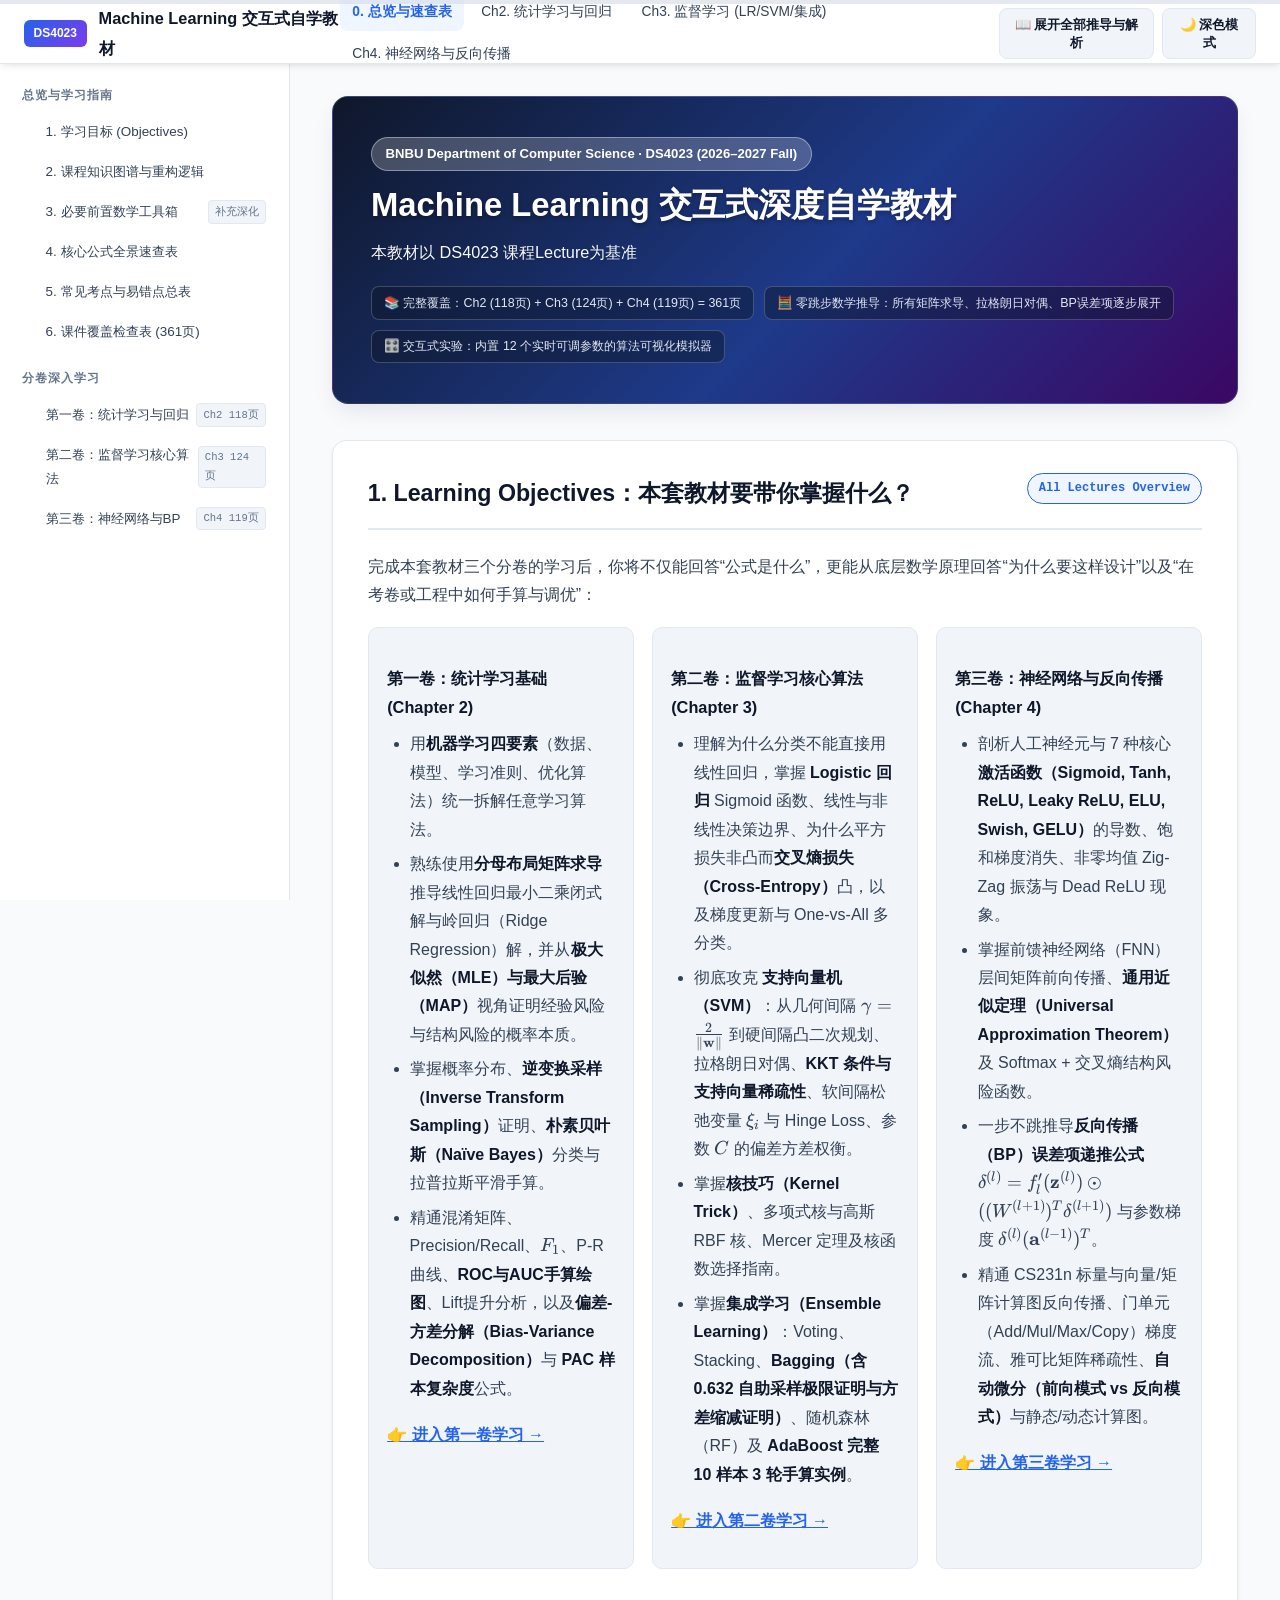
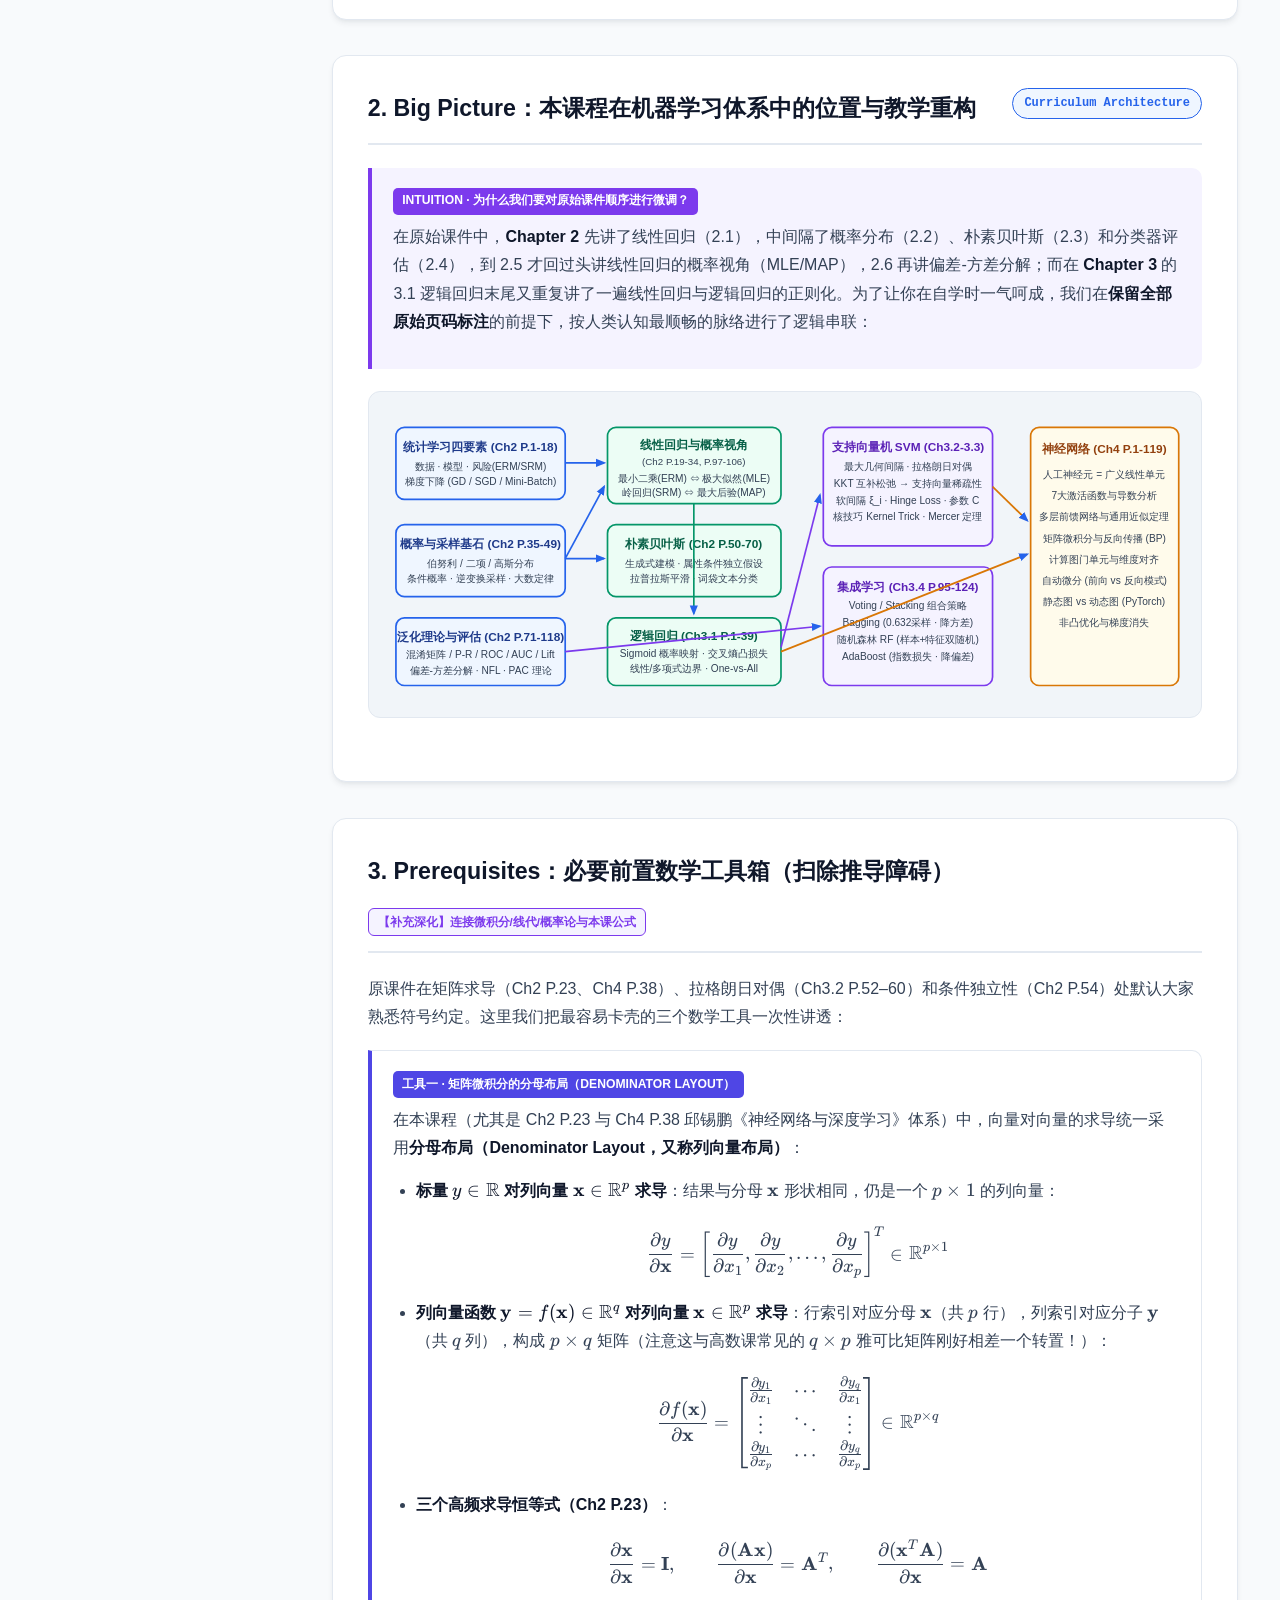
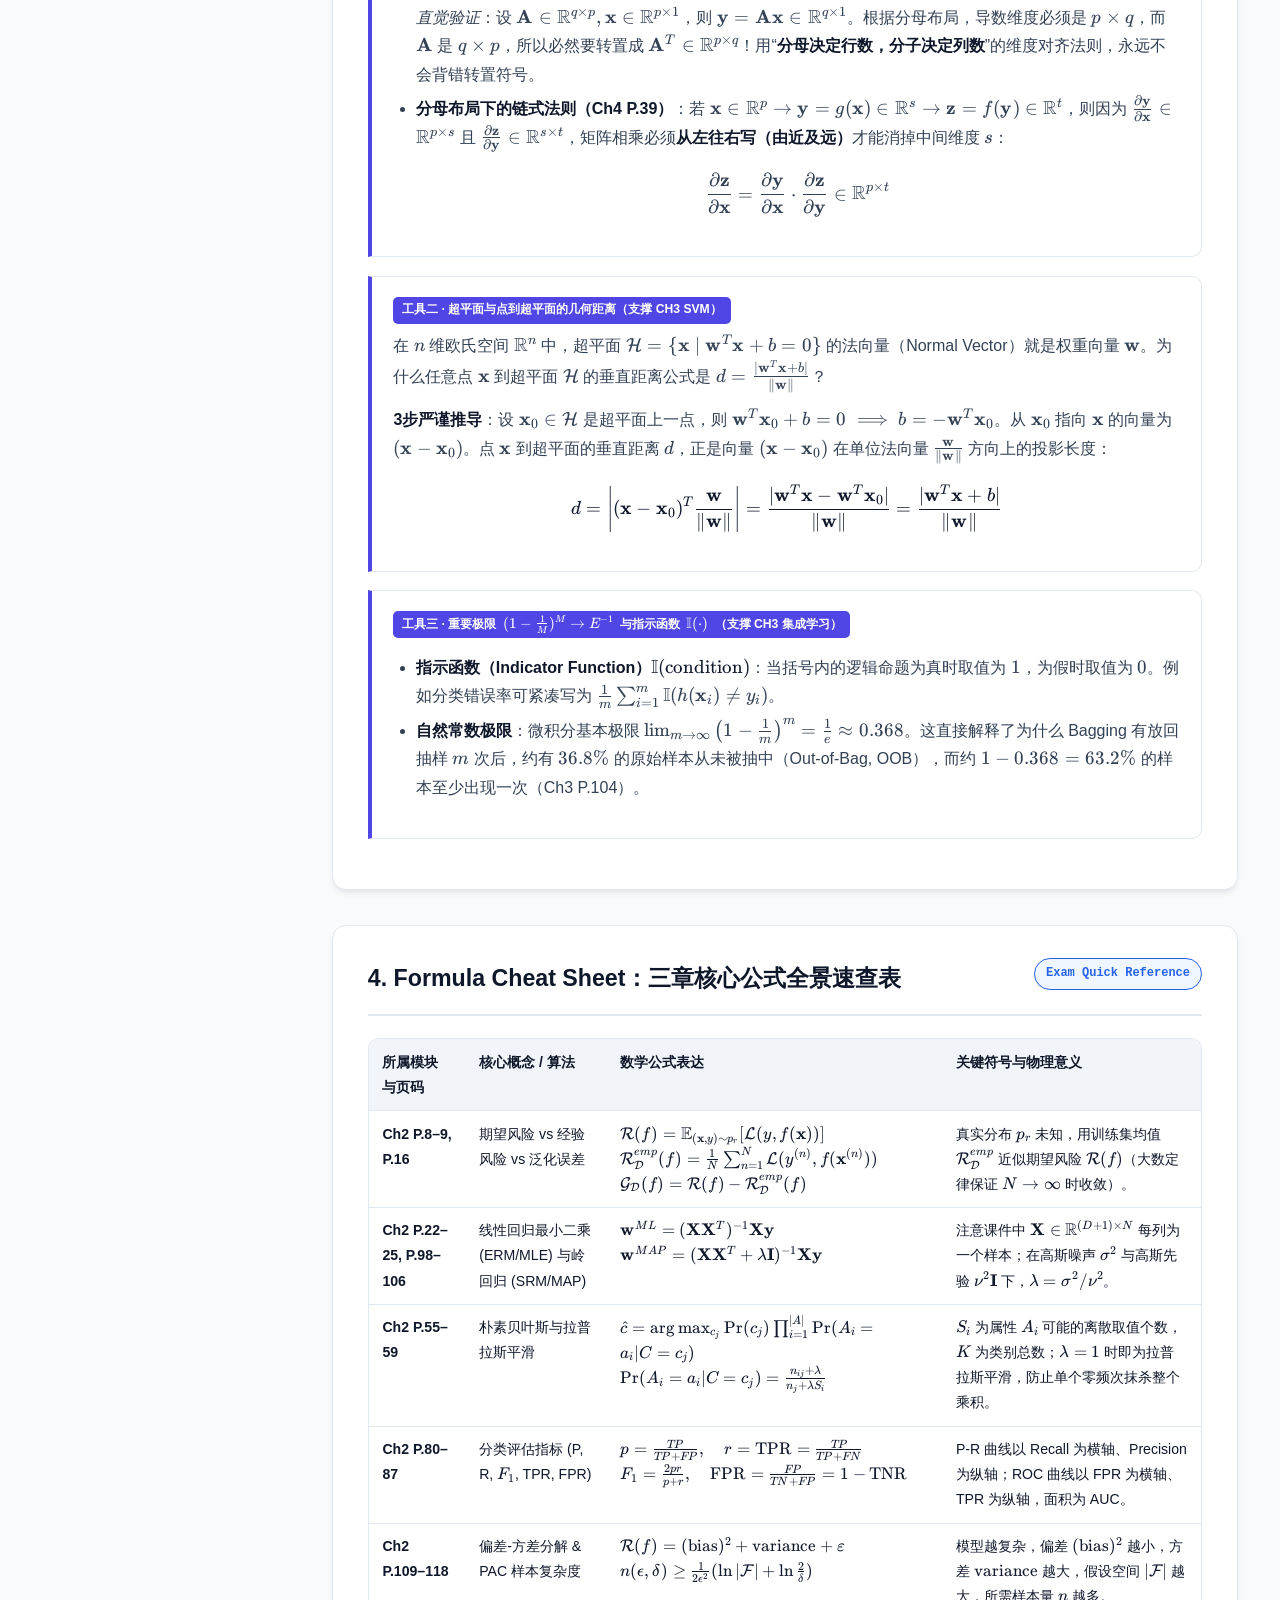
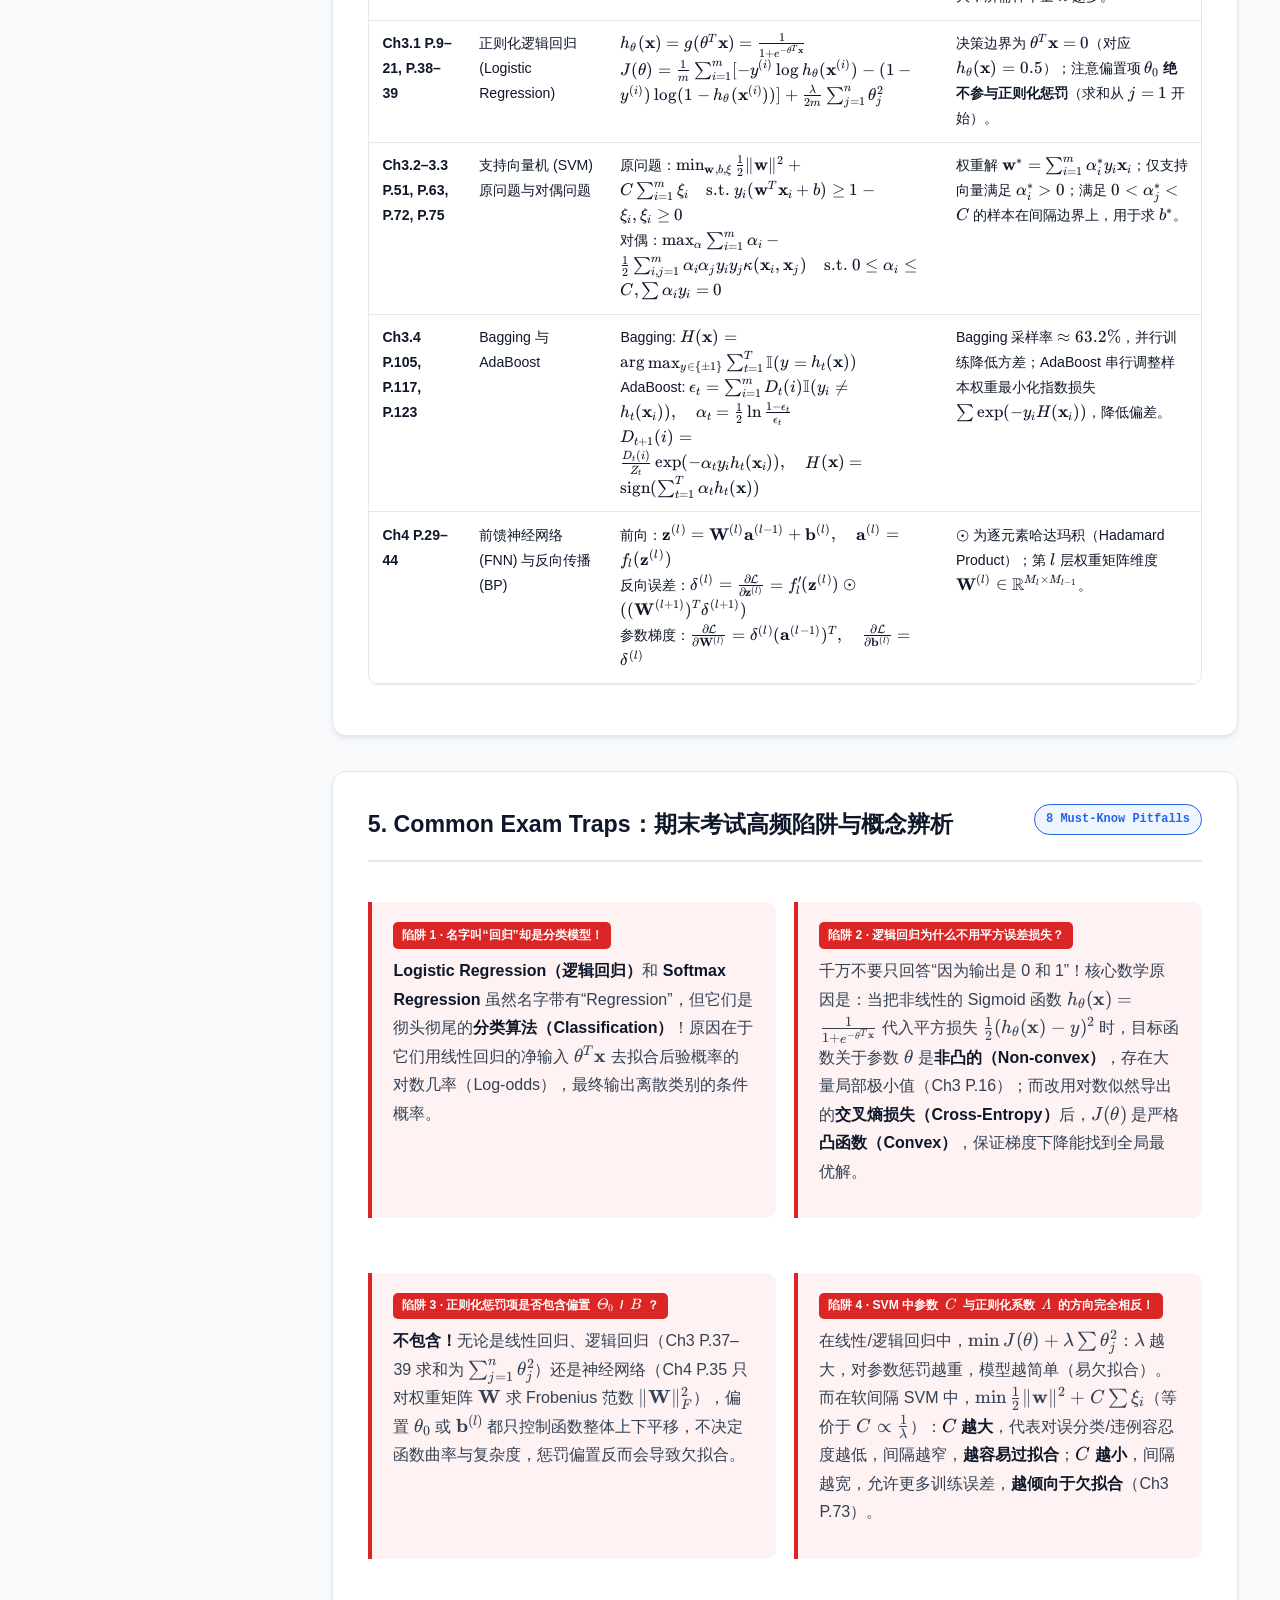
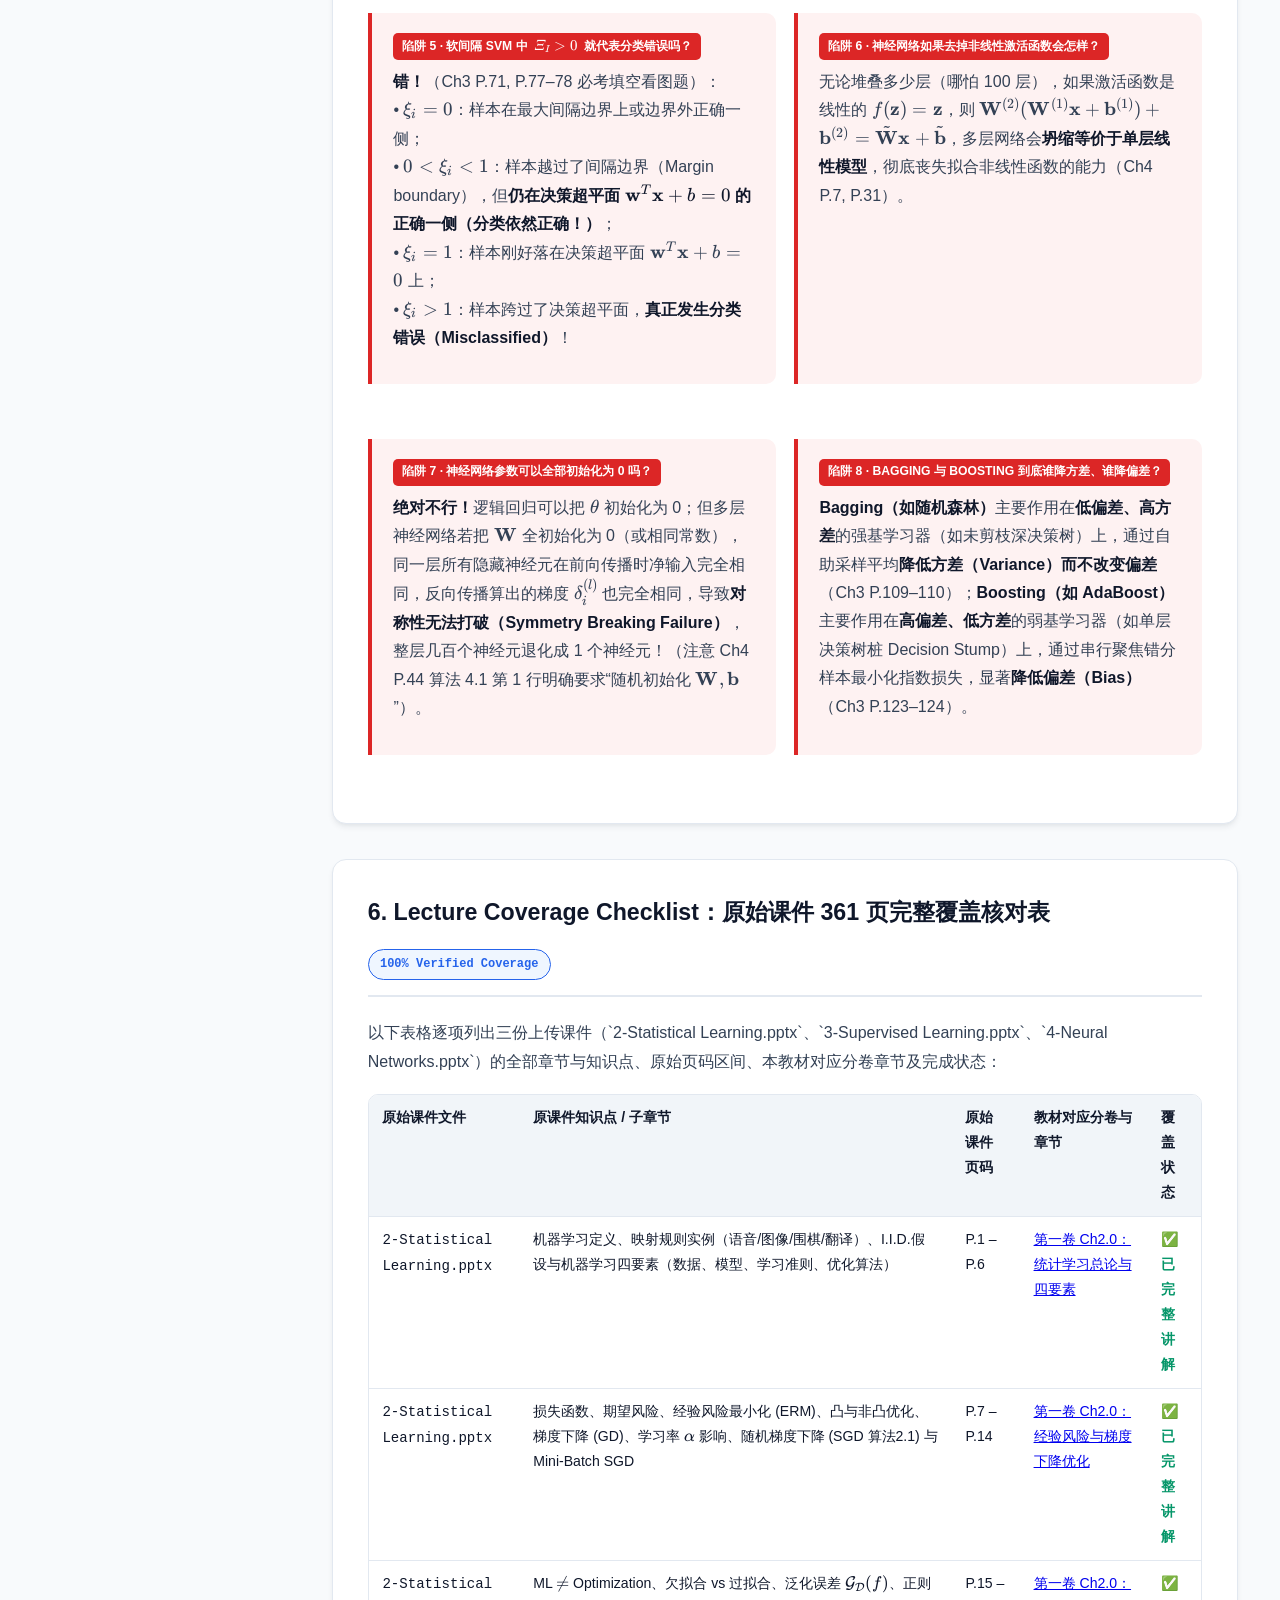
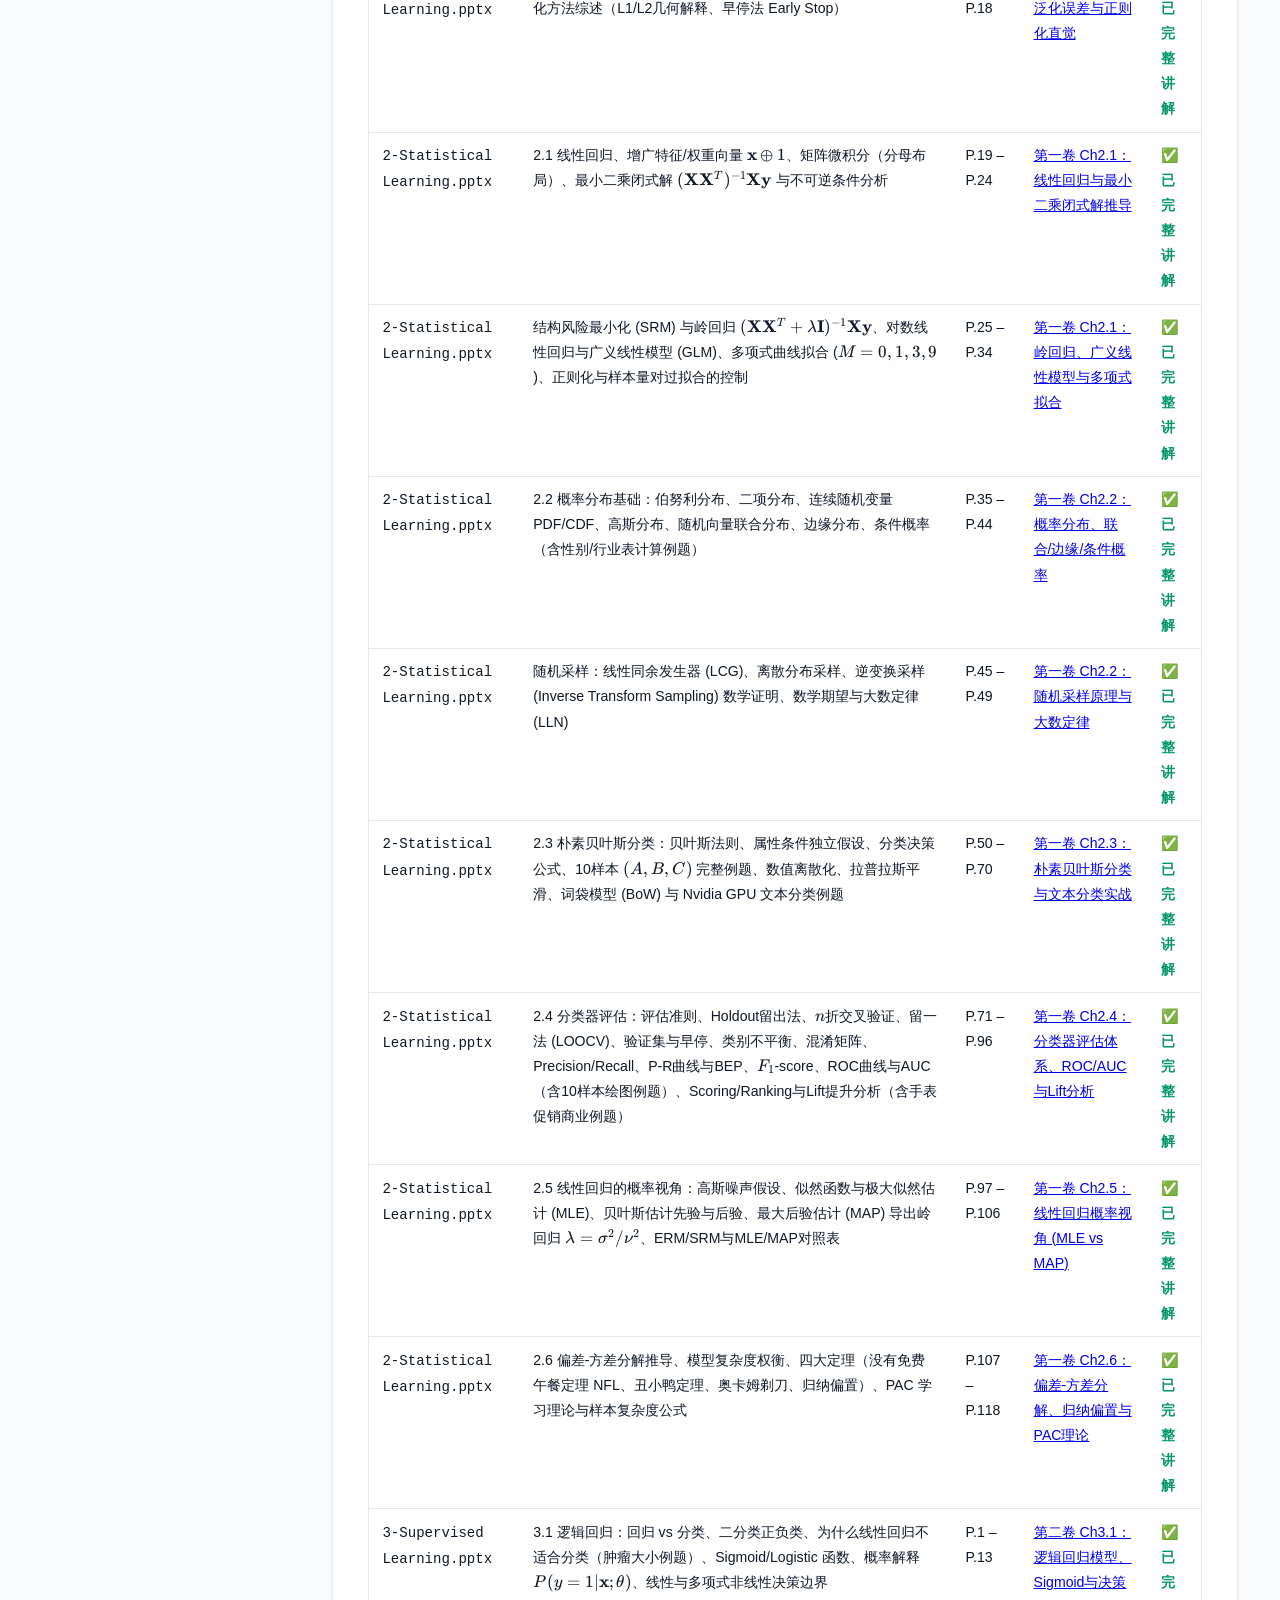
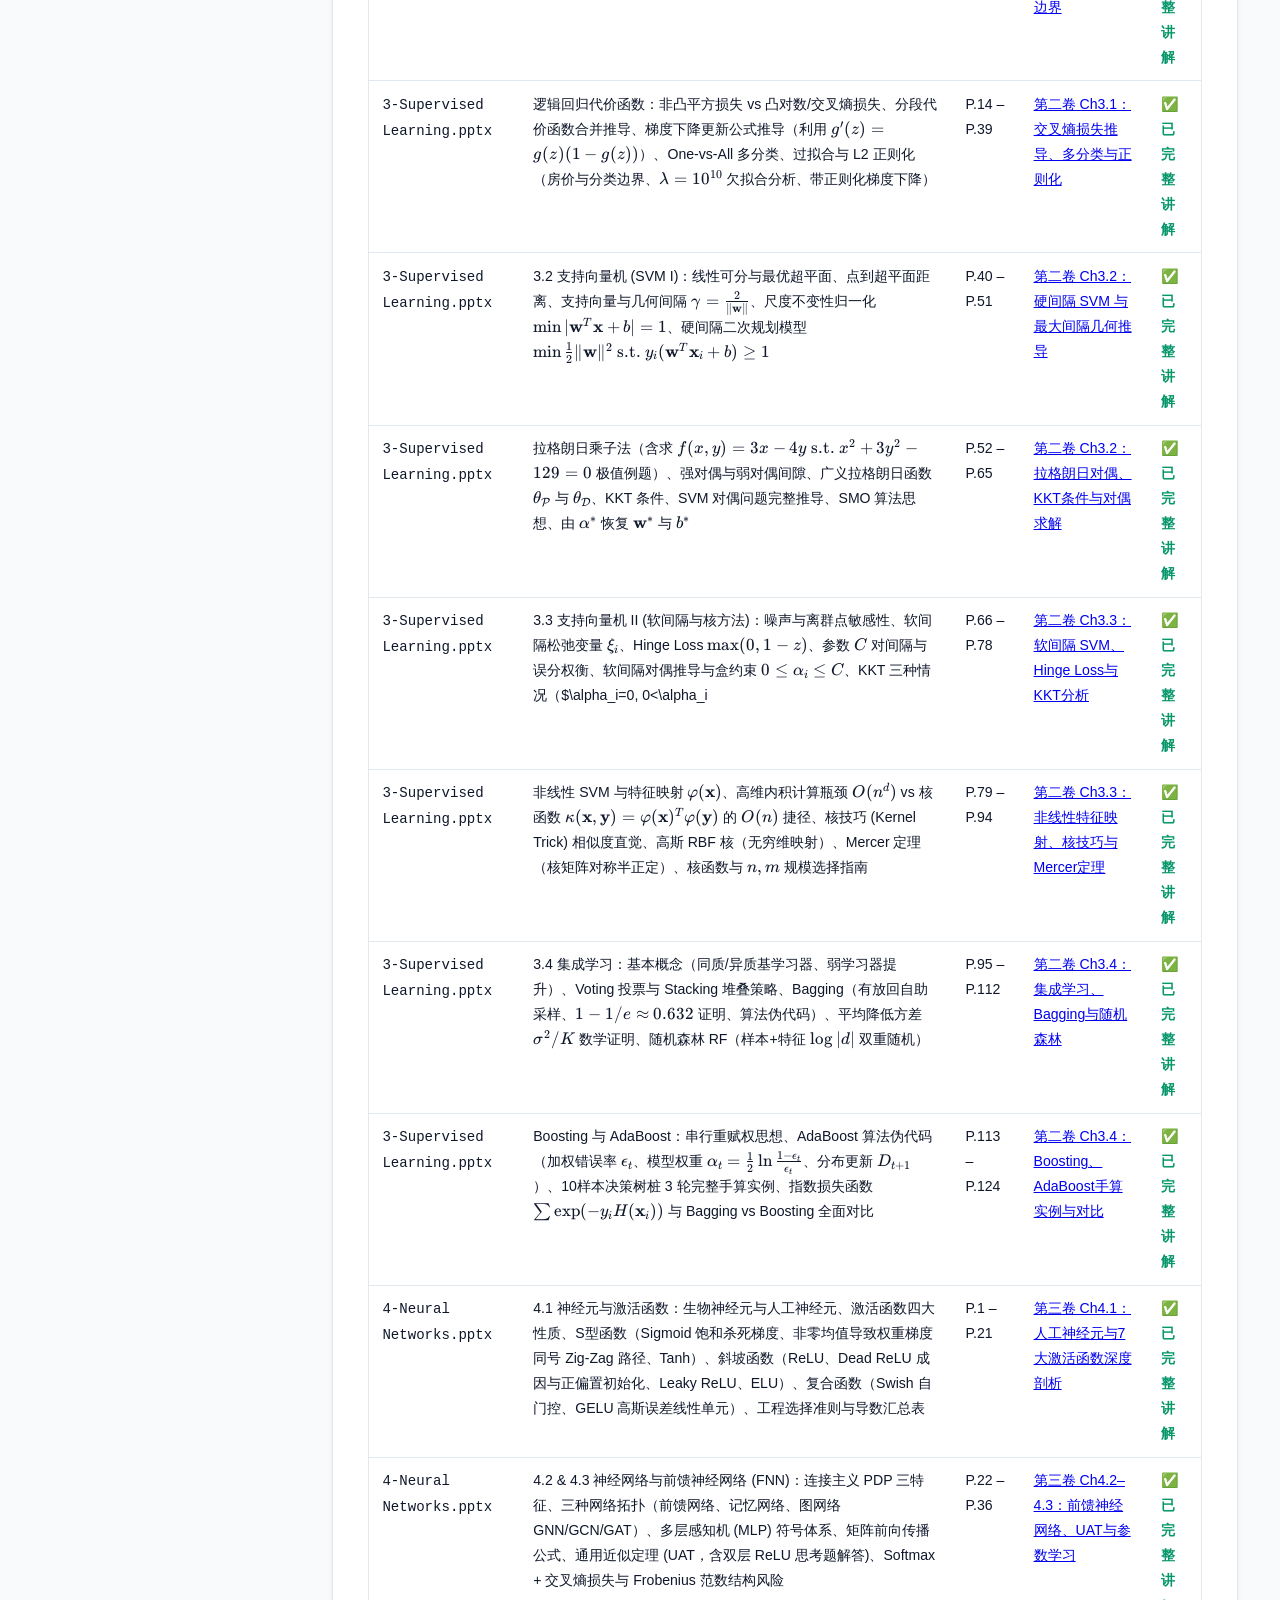
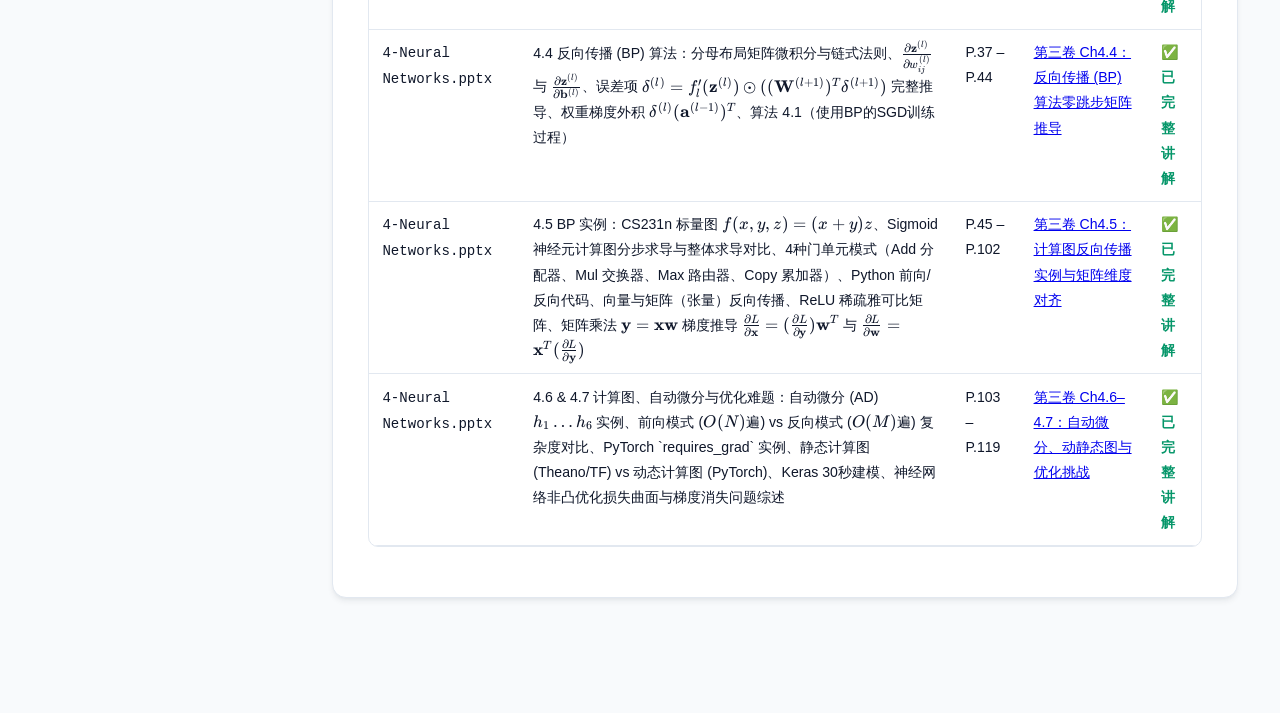
<file: index.html>
<!DOCTYPE html>
<html lang="zh-CN" data-theme="light">
<head>
  <meta charset="UTF-8" />
  <meta name="viewport" content="width=device-width, initial-scale=1.0" />
  <title>DS4023 Machine Learning 交互式自学教材 — 总览与导航中心</title>
  <link rel="stylesheet" href="katex.min.css" />
  <script defer src="katex.min.js"></script>
  <script defer src="auto-render.min.js"></script>
  <style>
    :root {
      --bg: #f8fafc; --bg-card: #ffffff; --bg-subtle: #f1f5f9;
      --text: #0f172a; --text-secondary: #334155; --text-muted: #64748b;
      --border: #e2e8f0; --primary: #2563eb; --primary-light: #eff6ff; --primary-dark: #1d4ed8;
      --accent: #7c3aed; --accent-light: #f5f3ff; --success: #059669; --success-light: #ecfdf5;
      --warning: #d97706; --warning-light: #fffbeb; --danger: #dc2626; --danger-light: #fef2f2;
      --code-bg: #1e293b; --code-text: #f8fafc;
      --shadow: 0 4px 6px -1px rgba(15,23,42,0.07), 0 2px 4px -2px rgba(15,23,42,0.05);
      --shadow-lg: 0 10px 25px -5px rgba(15,23,42,0.1);
    }
    [data-theme="dark"] {
      --bg: #0b1120; --bg-card: #1e293b; --bg-subtle: #0f172a;
      --text: #f1f5f9; --text-secondary: #cbd5e1; --text-muted: #94a3b8;
      --border: #334155; --primary: #60a5fa; --primary-light: rgba(59,130,246,0.15); --primary-dark: #93c5fd;
      --accent: #a78bfa; --accent-light: rgba(124,58,237,0.15); --success: #34d399; --success-light: rgba(5,150,105,0.15);
      --warning: #fbbf24; --warning-light: rgba(217,119,6,0.15); --danger: #f87171; --danger-light: rgba(220,38,38,0.15);
      --code-bg: #020617; --code-text: #e2e8f0;
      --shadow: 0 4px 6px -1px rgba(0,0,0,0.4); --shadow-lg: 0 10px 25px -5px rgba(0,0,0,0.5);
    }
    * { box-sizing: border-box; margin: 0; padding: 0; }
    html { scroll-behavior: smooth; font-size: 16px; }
    body {
      font-family: -apple-system, BlinkMacSystemFont, "Segoe UI", "PingFang SC", "Hiragino Sans GB", "Microsoft YaHei", sans-serif;
      background: var(--bg); color: var(--text); line-height: 1.78; transition: background 0.25s, color 0.25s;
    }
    #progress-container { position: fixed; top: 0; left: 0; width: 100%; height: 4px; background: rgba(148,163,184,0.2); z-index: 2000; }
    #progress-bar { height: 100%; width: 0%; background: linear-gradient(90deg, #2563eb, #7c3aed, #ec4899); }
    .top-nav {
      position: fixed; top: 4px; left: 0; right: 0; height: 60px; background: var(--bg-card);
      border-bottom: 1px solid var(--border); display: flex; align-items: center; justify-content: space-between;
      padding: 0 1.5rem; z-index: 1500; box-shadow: var(--shadow);
    }
    .brand { display: flex; align-items: center; gap: 0.75rem; font-weight: 700; font-size: 1.02rem; color: var(--text); text-decoration: none; }
    .brand-badge { background: linear-gradient(135deg, #2563eb, #7c3aed); color: #fff; font-size: 0.75rem; padding: 0.2rem 0.6rem; border-radius: 6px; font-weight: 600; }
    .nav-links { display: flex; align-items: center; gap: 0.35rem; flex-wrap: wrap; }
    .nav-link { text-decoration: none; color: var(--text-secondary); font-size: 0.86rem; font-weight: 500; padding: 0.38rem 0.75rem; border-radius: 8px; transition: all 0.2s; }
    .nav-link:hover, .nav-link.active { background: var(--primary-light); color: var(--primary); font-weight: 600; }
    .nav-controls { display: flex; align-items: center; gap: 0.5rem; }
    .btn-icon { background: var(--bg-subtle); border: 1px solid var(--border); color: var(--text); padding: 0.38rem 0.75rem; border-radius: 8px; cursor: pointer; font-size: 0.82rem; font-weight: 600; }
    .btn-icon:hover { border-color: var(--primary); color: var(--primary); }
    .layout { display: flex; margin-top: 64px; min-height: calc(100vh - 64px); }
    .sidebar {
      width: 290px; background: var(--bg-card); border-right: 1px solid var(--border);
      position: fixed; top: 64px; bottom: 0; left: 0; overflow-y: auto; padding: 1.3rem 0.9rem; z-index: 1000;
    }
    .sidebar-title { font-size: 0.74rem; text-transform: uppercase; letter-spacing: 0.08em; color: var(--text-muted); font-weight: 700; margin: 1rem 0 0.5rem; padding-left: 0.5rem; }
    .sidebar-title:first-child { margin-top: 0; }
    .toc-list { list-style: none; }
    .toc-item { margin-bottom: 0.2rem; }
    .toc-link { display: flex; align-items: center; justify-content: space-between; text-decoration: none; color: var(--text-secondary); font-size: 0.84rem; padding: 0.4rem 0.55rem; border-radius: 6px; }
    .toc-link:hover, .toc-link.active { background: var(--primary-light); color: var(--primary); font-weight: 600; }
    .slide-tag { font-size: 0.66rem; background: var(--bg-subtle); color: var(--text-muted); padding: 0.08rem 0.38rem; border-radius: 4px; border: 1px solid var(--border); font-family: monospace; }
    .main-content { margin-left: 290px; flex: 1; max-width: 1080px; padding: 2rem 2.6rem 5rem; }
    .hero { background: linear-gradient(135deg, #0f172a 0%, #1e3a8a 55%, #3b0764 100%); color: #ffffff !important; padding: 2.5rem 2.4rem; border-radius: 16px; margin-bottom: 2.2rem; box-shadow: var(--shadow-lg); border: 1px solid rgba(255,255,255,0.15); }
    .hero-eyebrow { display: inline-block; background: rgba(255,255,255,0.22); color: #ffffff !important; border: 1px solid rgba(255,255,255,0.38); padding: 0.28rem 0.85rem; border-radius: 999px; font-size: 0.82rem; font-weight: 700; margin-bottom: 0.85rem; }
    .hero h1 { font-size: 2.05rem; line-height: 1.25; margin-bottom: 0.75rem; font-weight: 800; color: #ffffff !important; text-shadow: 0 2px 4px rgba(0,0,0,0.3); }
    .hero p { color: #f8fafc !important; opacity: 1; font-size: 1.02rem; max-width: 880px; font-weight: 500; text-shadow: 0 1px 2px rgba(0,0,0,0.2); }
    .hero-meta { display: flex; flex-wrap: wrap; gap: 0.6rem; margin-top: 1.2rem; }
    .hero-pill { background: rgba(15,23,42,0.45); border: 1px solid rgba(255,255,255,0.2); padding: 0.3rem 0.75rem; border-radius: 8px; font-size: 0.78rem; color: #e2e8f0; }
    .chapter-section { background: var(--bg-card); border: 1px solid var(--border); border-radius: 14px; padding: 2rem 2.2rem; margin-bottom: 2.2rem; box-shadow: var(--shadow); }
    .section-header { display: flex; align-items: flex-start; justify-content: space-between; gap: 1rem; border-bottom: 2px solid var(--border); padding-bottom: 0.9rem; margin-bottom: 1.4rem; flex-wrap: wrap; }
    .section-title { font-size: 1.45rem; font-weight: 800; color: var(--text); }
    .slide-badge { background: var(--primary-light); color: var(--primary); border: 1px solid var(--primary); font-size: 0.75rem; font-weight: 700; padding: 0.25rem 0.7rem; border-radius: 999px; font-family: monospace; }
    .supplement-badge { background: var(--accent-light); color: var(--accent); border: 1px solid var(--accent); font-size: 0.72rem; font-weight: 700; padding: 0.18rem 0.55rem; border-radius: 6px; }
    h3 { font-size: 1.2rem; font-weight: 700; margin: 1.5rem 0 0.75rem; color: var(--text); }
    h4 { font-size: 1.02rem; font-weight: 700; margin: 1.1rem 0 0.45rem; color: var(--text); }
    p { margin-bottom: 0.9rem; color: var(--text-secondary); }
    ul, ol { margin: 0.5rem 0 1.1rem 1.4rem; color: var(--text-secondary); }
    li { margin-bottom: 0.38rem; }
    strong { color: var(--text); font-weight: 600; }
    .step-box { border-left: 4px solid var(--primary); background: var(--bg-subtle); border-radius: 0 10px 10px 0; padding: 1.1rem 1.35rem; margin: 1.15rem 0; }
    .step-label { display: inline-flex; align-items: center; gap: 0.4rem; font-size: 0.76rem; font-weight: 800; text-transform: uppercase; margin-bottom: 0.5rem; padding: 0.16rem 0.55rem; border-radius: 5px; }
    .step-why { border-left-color: #2563eb; background: var(--primary-light); } .step-why .step-label { background: #2563eb; color: #fff; }
    .step-intuition { border-left-color: #7c3aed; background: var(--accent-light); } .step-intuition .step-label { background: #7c3aed; color: #fff; }
    .step-math { border-left-color: #4f46e5; background: var(--bg-card); border: 1px solid var(--border); border-left: 4px solid #4f46e5; } .step-math .step-label { background: #4f46e5; color: #fff; }
    .step-example { border-left-color: #059669; background: var(--success-light); } .step-example .step-label { background: #059669; color: #fff; }
    .step-mistake { border-left-color: #dc2626; background: var(--danger-light); } .step-mistake .step-label { background: #dc2626; color: #fff; }
    .step-supplement { border-left-color: #d97706; background: var(--warning-light); } .step-supplement .step-label { background: #d97706; color: #fff; }
    .grid-3 { display: grid; grid-template-columns: repeat(auto-fit, minmax(260px, 1fr)); gap: 1.1rem; margin: 1.1rem 0; }
    .grid-2 { display: grid; grid-template-columns: repeat(auto-fit, minmax(300px, 1fr)); gap: 1.1rem; margin: 1.1rem 0; }
    .info-card { background: var(--bg-subtle); border: 1px solid var(--border); border-radius: 10px; padding: 1.15rem; }
    .table-wrap { overflow-x: auto; margin: 1.1rem 0; border-radius: 10px; border: 1px solid var(--border); }
    table { width: 100%; border-collapse: collapse; font-size: 0.88rem; }
    th, td { padding: 0.65rem 0.85rem; border-bottom: 1px solid var(--border); text-align: left; vertical-align: top; }
    th { background: var(--bg-subtle); font-weight: 700; color: var(--text); }
    details.collapsible { border: 1px solid var(--border); border-radius: 10px; background: var(--bg-card); margin: 0.95rem 0; overflow: hidden; }
    details.collapsible summary { padding: 0.8rem 1.1rem; font-weight: 700; cursor: pointer; background: var(--bg-subtle); display: flex; justify-content: space-between; list-style: none; }
    details.collapsible summary::-webkit-details-marker { display: none; }
    details.collapsible summary::after { content: "▼ 展开详情"; font-size: 0.75rem; color: var(--primary); }
    details.collapsible[open] summary::after { content: "▲ 收起"; }
    details.collapsible .collapsible-body { padding: 1.1rem 1.35rem; border-top: 1px solid var(--border); }
    .status-ok { color: var(--success); font-weight: 700; }
    @media (max-width: 960px) { .sidebar { display: none; } .main-content { margin-left: 0; padding: 1.2rem; } }
  </style>
  <link rel="stylesheet" href="reading.css">
</head>
<body>
  <div id="progress-container"><div id="progress-bar"></div></div>
  <header class="top-nav">
    <a href="index.html" class="brand">
      <span class="brand-badge">DS4023</span>
      <span>Machine Learning 交互式自学教材</span>
    </a>
    <nav class="nav-links">
      <a href="index.html" class="nav-link active">0. 总览与速查表</a>
      <a href="chapter2-statistical-learning.html" class="nav-link">Ch2. 统计学习与回归</a>
      <a href="chapter3-supervised-learning.html" class="nav-link">Ch3. 监督学习 (LR/SVM/集成)</a>
      <a href="chapter4-neural-networks.html" class="nav-link">Ch4. 神经网络与反向传播</a>
    </nav>
    <div class="nav-controls">
      <button id="expand-all-btn" class="btn-icon">📖 展开全部推导与解析</button>
      <button id="theme-toggle" class="btn-icon">🌙 深色模式</button>
    </div>
  </header>

  <div class="layout">
    <aside class="sidebar">
      <div class="sidebar-title">总览与学习指南</div>
      <ul class="toc-list">
        <li class="toc-item"><a href="#sec-objectives" class="toc-link">1. 学习目标 (Objectives)</a></li>
        <li class="toc-item"><a href="#sec-big-picture" class="toc-link">2. 课程知识图谱与重构逻辑</a></li>
        <li class="toc-item"><a href="#sec-prereq" class="toc-link">3. 必要前置数学工具箱 <span class="slide-tag">补充深化</span></a></li>
        <li class="toc-item"><a href="#sec-cheatsheet" class="toc-link">4. 核心公式全景速查表</a></li>
        <li class="toc-item"><a href="#sec-traps" class="toc-link">5. 常见考点与易错点总表</a></li>
        <li class="toc-item"><a href="#sec-checklist" class="toc-link">6. 课件覆盖检查表 (361页)</a></li>
      </ul>
      <div class="sidebar-title">分卷深入学习</div>
      <ul class="toc-list">
        <li class="toc-item"><a href="chapter2-statistical-learning.html" class="toc-link">第一卷：统计学习与回归 <span class="slide-tag">Ch2 118页</span></a></li>
        <li class="toc-item"><a href="chapter3-supervised-learning.html" class="toc-link">第二卷：监督学习核心算法 <span class="slide-tag">Ch3 124页</span></a></li>
        <li class="toc-item"><a href="chapter4-neural-networks.html" class="toc-link">第三卷：神经网络与BP <span class="slide-tag">Ch4 119页</span></a></li>
      </ul>
    </aside>

    <main class="main-content">
      <section class="hero">
        <span class="hero-eyebrow">BNBU Department of Computer Science · DS4023 (2026–2027 Fall)</span>
        <h1>Machine Learning 交互式深度自学教材</h1>
        <p>本教材以 DS4023 课程Lecture为基准</p>
        <div class="hero-meta">
          <span class="hero-pill">📚 完整覆盖：Ch2 (118页) + Ch3 (124页) + Ch4 (119页) = 361页</span>
          <span class="hero-pill">🧮 零跳步数学推导：所有矩阵求导、拉格朗日对偶、BP误差项逐步展开</span>
          <span class="hero-pill">🎛️ 交互式实验：内置 12 个实时可调参数的算法可视化模拟器</span>
        </div>
      </section>

      <!-- 1. Learning Objectives -->
      <section id="sec-objectives" class="chapter-section">
        <div class="section-header">
          <h2 class="section-title">1. Learning Objectives：本套教材要带你掌握什么？</h2>
          <span class="slide-badge">All Lectures Overview</span>
        </div>
        <p>完成本套教材三个分卷的学习后，你将不仅能回答“公式是什么”，更能从底层数学原理回答“为什么要这样设计”以及“在考卷或工程中如何手算与调优”：</p>
        <div class="grid-3">
          <div class="info-card">
            <h4>第一卷：统计学习基础 (Chapter 2)</h4>
            <ul>
              <li>用<strong>机器学习四要素</strong>（数据、模型、学习准则、优化算法）统一拆解任意学习算法。</li>
              <li>熟练使用<strong>分母布局矩阵求导</strong>推导线性回归最小二乘闭式解与岭回归（Ridge Regression）解，并从<strong>极大似然（MLE）与最大后验（MAP）</strong>视角证明经验风险与结构风险的概率本质。</li>
              <li>掌握概率分布、<strong>逆变换采样（Inverse Transform Sampling）</strong>证明、<strong>朴素贝叶斯（Naïve Bayes）</strong>分类与拉普拉斯平滑手算。</li>
              <li>精通混淆矩阵、Precision/Recall、$F_1$、P-R曲线、<strong>ROC与AUC手算绘图</strong>、Lift提升分析，以及<strong>偏差-方差分解（Bias-Variance Decomposition）</strong>与 <strong>PAC 样本复杂度</strong>公式。</li>
            </ul>
            <p style="margin-top:0.6rem;"><a href="chapter2-statistical-learning.html" style="color:var(--primary);font-weight:700;">👉 进入第一卷学习 &rarr;</a></p>
          </div>
          <div class="info-card">
            <h4>第二卷：监督学习核心算法 (Chapter 3)</h4>
            <ul>
              <li>理解为什么分类不能直接用线性回归，掌握 <strong>Logistic 回归</strong> Sigmoid 函数、线性与非线性决策边界、为什么平方损失非凸而<strong>交叉熵损失（Cross-Entropy）</strong>凸，以及梯度更新与 One-vs-All 多分类。</li>
              <li>彻底攻克 <strong>支持向量机（SVM）</strong>：从几何间隔 $\gamma = \frac{2}{\|\mathbf{w}\|}$ 到硬间隔凸二次规划、拉格朗日对偶、<strong>KKT 条件与支持向量稀疏性</strong>、软间隔松弛变量 $\xi_i$ 与 Hinge Loss、参数 $C$ 的偏差方差权衡。</li>
              <li>掌握<strong>核技巧（Kernel Trick）</strong>、多项式核与高斯 RBF 核、Mercer 定理及核函数选择指南。</li>
              <li>掌握<strong>集成学习（Ensemble Learning）</strong>：Voting、Stacking、<strong>Bagging（含 0.632 自助采样极限证明与方差缩减证明）</strong>、随机森林（RF）及 <strong>AdaBoost 完整 10 样本 3 轮手算实例</strong>。</li>
            </ul>
            <p style="margin-top:0.6rem;"><a href="chapter3-supervised-learning.html" style="color:var(--primary);font-weight:700;">👉 进入第二卷学习 &rarr;</a></p>
          </div>
          <div class="info-card">
            <h4>第三卷：神经网络与反向传播 (Chapter 4)</h4>
            <ul>
              <li>剖析人工神经元与 7 种核心<strong>激活函数（Sigmoid, Tanh, ReLU, Leaky ReLU, ELU, Swish, GELU）</strong>的导数、饱和梯度消失、非零均值 Zig-Zag 振荡与 Dead ReLU 现象。</li>
              <li>掌握前馈神经网络（FNN）层间矩阵前向传播、<strong>通用近似定理（Universal Approximation Theorem）</strong>及 Softmax + 交叉熵结构风险函数。</li>
              <li>一步不跳推导<strong>反向传播（BP）误差项递推公式</strong> $\delta^{(l)} = f_l'(\mathbf{z}^{(l)}) \odot ((W^{(l+1)})^T\delta^{(l+1)})$ 与参数梯度 $\delta^{(l)}(\mathbf{a}^{(l-1)})^T$。</li>
              <li>精通 CS231n 标量与向量/矩阵计算图反向传播、门单元（Add/Mul/Max/Copy）梯度流、雅可比矩阵稀疏性、<strong>自动微分（前向模式 vs 反向模式）</strong>与静态/动态计算图。</li>
            </ul>
            <p style="margin-top:0.6rem;"><a href="chapter4-neural-networks.html" style="color:var(--primary);font-weight:700;">👉 进入第三卷学习 &rarr;</a></p>
          </div>
        </div>
      </section>

      <!-- 2. Big Picture -->
      <section id="sec-big-picture" class="chapter-section">
        <div class="section-header">
          <h2 class="section-title">2. Big Picture：本课程在机器学习体系中的位置与教学重构</h2>
          <span class="slide-badge">Curriculum Architecture</span>
        </div>
        <div class="step-box step-intuition">
          <div class="step-label">Intuition · 为什么我们要对原始课件顺序进行微调？</div>
          <p>在原始课件中，<strong>Chapter 2</strong> 先讲了线性回归（2.1），中间隔了概率分布（2.2）、朴素贝叶斯（2.3）和分类器评估（2.4），到 2.5 才回过头讲线性回归的概率视角（MLE/MAP），2.6 再讲偏差-方差分解；而在 <strong>Chapter 3</strong> 的 3.1 逻辑回归末尾又重复讲了一遍线性回归与逻辑回归的正则化。为了让你在自学时一气呵成，我们在<strong>保留全部原始页码标注</strong>的前提下，按人类认知最顺畅的脉络进行了逻辑串联：</p>
        </div>

        <!-- SVG Knowledge Dependency Graph -->
        <div style="margin:1.4rem 0; overflow-x:auto; text-align:center;">
          <svg viewBox="0 0 960 360" style="max-width:100%; height:auto; background:var(--bg-subtle); border-radius:12px; border:1px solid var(--border); padding:10px;">
            <defs>
              <marker id="arrow" viewBox="0 0 10 10" refX="8" refY="5" markerWidth="6" markerHeight="6" orient="auto-start-reverse">
                <path d="M 0 1 L 10 5 L 0 9 z" fill="#2563eb" />
              </marker>
            </defs>
            <rect x="20" y="30" width="200" height="85" rx="10" fill="#eff6ff" stroke="#2563eb" stroke-width="2"/>
            <text x="120" y="58" text-anchor="middle" font-weight="bold" font-size="14" fill="#1e3a8a">统计学习四要素 (Ch2 P.1-18)</text>
            <text x="120" y="80" text-anchor="middle" font-size="12" fill="#334155">数据 · 模型 · 风险(ERM/SRM)</text>
            <text x="120" y="98" text-anchor="middle" font-size="12" fill="#334155">梯度下降 (GD / SGD / Mini-Batch)</text>

            <rect x="20" y="145" width="200" height="85" rx="10" fill="#eff6ff" stroke="#2563eb" stroke-width="2"/>
            <text x="120" y="173" text-anchor="middle" font-weight="bold" font-size="14" fill="#1e3a8a">概率与采样基石 (Ch2 P.35-49)</text>
            <text x="120" y="195" text-anchor="middle" font-size="12" fill="#334155">伯努利 / 二项 / 高斯分布</text>
            <text x="120" y="213" text-anchor="middle" font-size="12" fill="#334155">条件概率 · 逆变换采样 · 大数定律</text>

            <rect x="20" y="255" width="200" height="80" rx="10" fill="#eff6ff" stroke="#2563eb" stroke-width="2"/>
            <text x="120" y="283" text-anchor="middle" font-weight="bold" font-size="14" fill="#1e3a8a">泛化理论与评估 (Ch2 P.71-118)</text>
            <text x="120" y="303" text-anchor="middle" font-size="12" fill="#334155">混淆矩阵 / P-R / ROC / AUC / Lift</text>
            <text x="120" y="321" text-anchor="middle" font-size="12" fill="#334155">偏差-方差分解 · NFL · PAC 理论</text>

            <rect x="270" y="30" width="205" height="90" rx="10" fill="#ecfdf5" stroke="#059669" stroke-width="2"/>
            <text x="372" y="56" text-anchor="middle" font-weight="bold" font-size="14" fill="#065f46">线性回归与概率视角</text>
            <text x="372" y="75" text-anchor="middle" font-size="11.5" fill="#334155">(Ch2 P.19-34, P.97-106)</text>
            <text x="372" y="94" text-anchor="middle" font-size="12" fill="#334155">最小二乘(ERM) ⇔ 极大似然(MLE)</text>
            <text x="372" y="111" text-anchor="middle" font-size="12" fill="#334155">岭回归(SRM) ⇔ 最大后验(MAP)</text>

            <rect x="270" y="145" width="205" height="85" rx="10" fill="#ecfdf5" stroke="#059669" stroke-width="2"/>
            <text x="372" y="173" text-anchor="middle" font-weight="bold" font-size="14" fill="#065f46">朴素贝叶斯 (Ch2 P.50-70)</text>
            <text x="372" y="195" text-anchor="middle" font-size="12" fill="#334155">生成式建模 · 属性条件独立假设</text>
            <text x="372" y="213" text-anchor="middle" font-size="12" fill="#334155">拉普拉斯平滑 · 词袋文本分类</text>

            <rect x="270" y="255" width="205" height="80" rx="10" fill="#ecfdf5" stroke="#059669" stroke-width="2"/>
            <text x="372" y="281" text-anchor="middle" font-weight="bold" font-size="14" fill="#065f46">逻辑回归 (Ch3.1 P.1-39)</text>
            <text x="372" y="301" text-anchor="middle" font-size="12" fill="#334155">Sigmoid 概率映射 · 交叉熵凸损失</text>
            <text x="372" y="319" text-anchor="middle" font-size="12" fill="#334155">线性/多项式边界 · One-vs-All</text>

            <rect x="525" y="30" width="200" height="140" rx="10" fill="#f5f3ff" stroke="#7c3aed" stroke-width="2"/>
            <text x="625" y="58" text-anchor="middle" font-weight="bold" font-size="14" fill="#5b21b6">支持向量机 SVM (Ch3.2-3.3)</text>
            <text x="625" y="80" text-anchor="middle" font-size="12" fill="#334155">最大几何间隔 · 拉格朗日对偶</text>
            <text x="625" y="100" text-anchor="middle" font-size="12" fill="#334155">KKT 互补松弛 → 支持向量稀疏性</text>
            <text x="625" y="120" text-anchor="middle" font-size="12" fill="#334155">软间隔 ξ_i · Hinge Loss · 参数 C</text>
            <text x="625" y="140" text-anchor="middle" font-size="12" fill="#334155">核技巧 Kernel Trick · Mercer 定理</text>

            <rect x="525" y="195" width="200" height="140" rx="10" fill="#f5f3ff" stroke="#7c3aed" stroke-width="2"/>
            <text x="625" y="223" text-anchor="middle" font-weight="bold" font-size="14" fill="#5b21b6">集成学习 (Ch3.4 P.95-124)</text>
            <text x="625" y="245" text-anchor="middle" font-size="12" fill="#334155">Voting / Stacking 组合策略</text>
            <text x="625" y="265" text-anchor="middle" font-size="12" fill="#334155">Bagging (0.632采样 · 降方差)</text>
            <text x="625" y="285" text-anchor="middle" font-size="12" fill="#334155">随机森林 RF (样本+特征双随机)</text>
            <text x="625" y="305" text-anchor="middle" font-size="12" fill="#334155">AdaBoost (指数损失 · 降偏差)</text>

            <rect x="770" y="30" width="175" height="305" rx="10" fill="#fffbeb" stroke="#d97706" stroke-width="2"/>
            <text x="857" y="60" text-anchor="middle" font-weight="bold" font-size="14" fill="#92400e">神经网络 (Ch4 P.1-119)</text>
            <text x="857" y="90" text-anchor="middle" font-size="12" fill="#334155">人工神经元 = 广义线性单元</text>
            <text x="857" y="115" text-anchor="middle" font-size="12" fill="#334155">7大激活函数与导数分析</text>
            <text x="857" y="140" text-anchor="middle" font-size="12" fill="#334155">多层前馈网络与通用近似定理</text>
            <text x="857" y="165" text-anchor="middle" font-size="12" fill="#334155">矩阵微积分与反向传播 (BP)</text>
            <text x="857" y="190" text-anchor="middle" font-size="12" fill="#334155">计算图门单元与维度对齐</text>
            <text x="857" y="215" text-anchor="middle" font-size="12" fill="#334155">自动微分 (前向 vs 反向模式)</text>
            <text x="857" y="240" text-anchor="middle" font-size="12" fill="#334155">静态图 vs 动态图 (PyTorch)</text>
            <text x="857" y="265" text-anchor="middle" font-size="12" fill="#334155">非凸优化与梯度消失</text>

            <line x1="220" y1="72" x2="266" y2="72" stroke="#2563eb" stroke-width="2" marker-end="url(#arrow)"/>
            <line x1="220" y1="185" x2="266" y2="100" stroke="#2563eb" stroke-width="2" marker-end="url(#arrow)"/>
            <line x1="220" y1="185" x2="266" y2="185" stroke="#2563eb" stroke-width="2" marker-end="url(#arrow)"/>
            <line x1="372" y1="120" x2="372" y2="250" stroke="#059669" stroke-width="2" marker-end="url(#arrow)"/>
            <line x1="475" y1="290" x2="521" y2="110" stroke="#7c3aed" stroke-width="2" marker-end="url(#arrow)"/>
            <line x1="220" y1="295" x2="521" y2="265" stroke="#7c3aed" stroke-width="2" marker-end="url(#arrow)"/>
            <line x1="475" y1="295" x2="766" y2="180" stroke="#d97706" stroke-width="2" marker-end="url(#arrow)"/>
            <line x1="725" y1="100" x2="766" y2="140" stroke="#d97706" stroke-width="2" marker-end="url(#arrow)"/>
          </svg>
        </div>
      </section>

      <!-- 3. Prerequisites -->
      <section id="sec-prereq" class="chapter-section">
        <div class="section-header">
          <h2 class="section-title">3. Prerequisites：必要前置数学工具箱（扫除推导障碍）</h2>
          <span class="supplement-badge">【补充深化】连接微积分/线代/概率论与本课公式</span>
        </div>
        <p>原课件在矩阵求导（Ch2 P.23、Ch4 P.38）、拉格朗日对偶（Ch3.2 P.52–60）和条件独立性（Ch2 P.54）处默认大家熟悉符号约定。这里我们把最容易卡壳的三个数学工具一次性讲透：</p>

        <div class="step-box step-math">
          <div class="step-label">工具一 · 矩阵微积分的分母布局（Denominator Layout）</div>
          <p>在本课程（尤其是 Ch2 P.23 与 Ch4 P.38 邱锡鹏《神经网络与深度学习》体系）中，向量对向量的求导统一采用<strong>分母布局（Denominator Layout，又称列向量布局）</strong>：</p>
          <ul>
            <li><strong>标量 $y \in \mathbb{R}$ 对列向量 $\mathbf{x} \in \mathbb{R}^p$ 求导</strong>：结果与分母 $\mathbf{x}$ 形状相同，仍是一个 $p \times 1$ 的列向量：
              $$\frac{\partial y}{\partial \mathbf{x}} = \left[\frac{\partial y}{\partial x_1}, \frac{\partial y}{\partial x_2}, \dots, \frac{\partial y}{\partial x_p}\right]^T \in \mathbb{R}^{p \times 1}$$
            </li>
            <li><strong>列向量函数 $\mathbf{y} = f(\mathbf{x}) \in \mathbb{R}^q$ 对列向量 $\mathbf{x} \in \mathbb{R}^p$ 求导</strong>：行索引对应分母 $\mathbf{x}$（共 $p$ 行），列索引对应分子 $\mathbf{y}$（共 $q$ 列），构成 $p \times q$ 矩阵（注意这与高数课常见的 $q \times p$ 雅可比矩阵刚好相差一个转置！）：
              $$\frac{\partial f(\mathbf{x})}{\partial \mathbf{x}} = \begin{bmatrix} \frac{\partial y_1}{\partial x_1} & \cdots & \frac{\partial y_q}{\partial x_1} \\ \vdots & \ddots & \vdots \\ \frac{\partial y_1}{\partial x_p} & \cdots & \frac{\partial y_q}{\partial x_p} \end{bmatrix} \in \mathbb{R}^{p \times q}$$
            </li>
            <li><strong>三个高频求导恒等式（Ch2 P.23）</strong>：
              $$\frac{\partial \mathbf{x}}{\partial \mathbf{x}} = \mathbf{I}, \qquad \frac{\partial (\mathbf{A}\mathbf{x})}{\partial \mathbf{x}} = \mathbf{A}^T, \qquad \frac{\partial (\mathbf{x}^T\mathbf{A})}{\partial \mathbf{x}} = \mathbf{A}$$
              <em>直觉验证</em>：设 $\mathbf{A} \in \mathbb{R}^{q \times p}, \mathbf{x} \in \mathbb{R}^{p \times 1}$，则 $\mathbf{y} = \mathbf{A}\mathbf{x} \in \mathbb{R}^{q \times 1}$。根据分母布局，导数维度必须是 $p \times q$，而 $\mathbf{A}$ 是 $q \times p$，所以必然要转置成 $\mathbf{A}^T \in \mathbb{R}^{p \times q}$！用“<strong>分母决定行数，分子决定列数</strong>”的维度对齐法则，永远不会背错转置符号。
            </li>
            <li><strong>分母布局下的链式法则（Ch4 P.39）</strong>：若 $\mathbf{x} \in \mathbb{R}^p \to \mathbf{y} = g(\mathbf{x}) \in \mathbb{R}^s \to \mathbf{z} = f(\mathbf{y}) \in \mathbb{R}^t$，则因为 $\frac{\partial \mathbf{y}}{\partial \mathbf{x}} \in \mathbb{R}^{p \times s}$ 且 $\frac{\partial \mathbf{z}}{\partial \mathbf{y}} \in \mathbb{R}^{s \times t}$，矩阵相乘必须<strong>从左往右写（由近及远）</strong>才能消掉中间维度 $s$：
              $$\frac{\partial \mathbf{z}}{\partial \mathbf{x}} = \frac{\partial \mathbf{y}}{\partial \mathbf{x}} \cdot \frac{\partial \mathbf{z}}{\partial \mathbf{y}} \in \mathbb{R}^{p \times t}$$
            </li>
          </ul>
        </div>

        <div class="step-box step-math">
          <div class="step-label">工具二 · 超平面与点到超平面的几何距离（支撑 Ch3 SVM）</div>
          <p>在 $n$ 维欧氏空间 $\mathbb{R}^n$ 中，超平面 $\mathcal{H} = \{\mathbf{x} \mid \mathbf{w}^T\mathbf{x} + b = 0\}$ 的法向量（Normal Vector）就是权重向量 $\mathbf{w}$。为什么任意点 $\mathbf{x}$ 到超平面 $\mathcal{H}$ 的垂直距离公式是 $d = \frac{|\mathbf{w}^T\mathbf{x}+b|}{\|\mathbf{w}\|}$？</p>
          <p><strong>3步严谨推导</strong>：设 $\mathbf{x}_0 \in \mathcal{H}$ 是超平面上一点，则 $\mathbf{w}^T\mathbf{x}_0 + b = 0 \implies b = -\mathbf{w}^T\mathbf{x}_0$。从 $\mathbf{x}_0$ 指向 $\mathbf{x}$ 的向量为 $(\mathbf{x} - \mathbf{x}_0)$。点 $\mathbf{x}$ 到超平面的垂直距离 $d$，正是向量 $(\mathbf{x} - \mathbf{x}_0)$ 在单位法向量 $\frac{\mathbf{w}}{\|\mathbf{w}\|}$ 方向上的投影长度：</p>
          $$d = \left| (\mathbf{x} - \mathbf{x}_0)^T \frac{\mathbf{w}}{\|\mathbf{w}\|} \right| = \frac{|\mathbf{w}^T\mathbf{x} - \mathbf{w}^T\mathbf{x}_0|}{\|\mathbf{w}\|} = \frac{|\mathbf{w}^T\mathbf{x} + b|}{\|\mathbf{w}\|}$$
        </div>

        <div class="step-box step-math">
          <div class="step-label">工具三 · 重要极限 $(1 - \frac{1}{m})^m \to e^{-1}$ 与指示函数 $\mathbb{I}(\cdot)$（支撑 Ch3 集成学习）</div>
          <ul>
            <li><strong>指示函数（Indicator Function）$\mathbb{I}(\text{condition})$</strong>：当括号内的逻辑命题为真时取值为 $1$，为假时取值为 $0$。例如分类错误率可紧凑写为 $\frac{1}{m}\sum_{i=1}^m \mathbb{I}(h(\mathbf{x}_i) \neq y_i)$。</li>
            <li><strong>自然常数极限</strong>：微积分基本极限 $\lim_{m \to \infty} \left(1 - \frac{1}{m}\right)^m = \frac{1}{e} \approx 0.368$。这直接解释了为什么 Bagging 有放回抽样 $m$ 次后，约有 $36.8\%$ 的原始样本从未被抽中（Out-of-Bag, OOB），而约 $1 - 0.368 = 63.2\%$ 的样本至少出现一次（Ch3 P.104）。</li>
          </ul>
        </div>
      </section>

      <!-- 4. Formula Cheat Sheet -->
      <section id="sec-cheatsheet" class="chapter-section">
        <div class="section-header">
          <h2 class="section-title">4. Formula Cheat Sheet：三章核心公式全景速查表</h2>
          <span class="slide-badge">Exam Quick Reference</span>
        </div>
        <div class="table-wrap">
          <table>
            <thead>
              <tr>
                <th>所属模块与页码</th>
                <th>核心概念 / 算法</th>
                <th>数学公式表达</th>
                <th>关键符号与物理意义</th>
              </tr>
            </thead>
            <tbody>
              <tr>
                <td><strong>Ch2 P.8–9, P.16</strong></td>
                <td>期望风险 vs 经验风险 vs 泛化误差</td>
                <td>$\mathcal{R}(f) = \mathbb{E}_{(\mathbf{x},y)\sim p_r}[\mathcal{L}(y, f(\mathbf{x}))]$<br/>$\mathcal{R}_{\mathcal{D}}^{emp}(f) = \frac{1}{N}\sum_{n=1}^N \mathcal{L}(y^{(n)}, f(\mathbf{x}^{(n)}))$<br/>$\mathcal{G}_{\mathcal{D}}(f) = \mathcal{R}(f) - \mathcal{R}_{\mathcal{D}}^{emp}(f)$</td>
                <td>真实分布 $p_r$ 未知，用训练集均值 $\mathcal{R}_{\mathcal{D}}^{emp}$ 近似期望风险 $\mathcal{R}(f)$（大数定律保证 $N\to\infty$ 时收敛）。</td>
              </tr>
              <tr>
                <td><strong>Ch2 P.22–25, P.98–106</strong></td>
                <td>线性回归最小二乘 (ERM/MLE) 与岭回归 (SRM/MAP)</td>
                <td>$\mathbf{w}^{ML} = (\mathbf{X}\mathbf{X}^T)^{-1}\mathbf{X}\mathbf{y}$<br/>$\mathbf{w}^{MAP} = (\mathbf{X}\mathbf{X}^T + \lambda\mathbf{I})^{-1}\mathbf{X}\mathbf{y}$</td>
                <td>注意课件中 $\mathbf{X} \in \mathbb{R}^{(D+1)\times N}$ 每列为一个样本；在高斯噪声 $\sigma^2$ 与高斯先验 $\nu^2\mathbf{I}$ 下，$\lambda = \sigma^2/\nu^2$。</td>
              </tr>
              <tr>
                <td><strong>Ch2 P.55–59</strong></td>
                <td>朴素贝叶斯与拉普拉斯平滑</td>
                <td>$\hat{c} = \arg\max_{c_j} \Pr(c_j)\prod_{i=1}^{|A|}\Pr(A_i=a_i|C=c_j)$<br/>$\Pr(A_i=a_i|C=c_j) = \frac{n_{ij}+\lambda}{n_j + \lambda S_i}$</td>
                <td>$S_i$ 为属性 $A_i$ 可能的离散取值个数，$K$ 为类别总数；$\lambda=1$ 时即为拉普拉斯平滑，防止单个零频次抹杀整个乘积。</td>
              </tr>
              <tr>
                <td><strong>Ch2 P.80–87</strong></td>
                <td>分类评估指标 (P, R, $F_1$, TPR, FPR)</td>
                <td>$p = \frac{TP}{TP+FP}, \quad r = \text{TPR} = \frac{TP}{TP+FN}$<br/>$F_1 = \frac{2pr}{p+r}, \quad \text{FPR} = \frac{FP}{TN+FP} = 1 - \text{TNR}$</td>
                <td>P-R 曲线以 Recall 为横轴、Precision 为纵轴；ROC 曲线以 FPR 为横轴、TPR 为纵轴，面积为 AUC。</td>
              </tr>
              <tr>
                <td><strong>Ch2 P.109–118</strong></td>
                <td>偏差-方差分解 &amp; PAC 样本复杂度</td>
                <td>$\mathcal{R}(f) = (\text{bias})^2 + \text{variance} + \varepsilon$<br/>$n(\epsilon,\delta) \ge \frac{1}{2\epsilon^2}(\ln|\mathcal{F}| + \ln\frac{2}{\delta})$</td>
                <td>模型越复杂，偏差 $(\text{bias})^2$ 越小，方差 $\text{variance}$ 越大，假设空间 $|\mathcal{F}|$ 越大，所需样本量 $n$ 越多。</td>
              </tr>
              <tr>
                <td><strong>Ch3.1 P.9–21, P.38–39</strong></td>
                <td>正则化逻辑回归 (Logistic Regression)</td>
                <td>$h_\theta(\mathbf{x}) = g(\theta^T\mathbf{x}) = \frac{1}{1+e^{-\theta^T\mathbf{x}}}$<br/>$J(\theta) = \frac{1}{m}\sum_{i=1}^m[-y^{(i)}\log h_\theta(\mathbf{x}^{(i)}) - (1-y^{(i)})\log(1-h_\theta(\mathbf{x}^{(i)}))] + \frac{\lambda}{2m}\sum_{j=1}^n \theta_j^2$</td>
                <td>决策边界为 $\theta^T\mathbf{x}=0$（对应 $h_\theta(\mathbf{x})=0.5$）；注意偏置项 $\theta_0$ <strong>绝不参与正则化惩罚</strong>（求和从 $j=1$ 开始）。</td>
              </tr>
              <tr>
                <td><strong>Ch3.2–3.3 P.51, P.63, P.72, P.75</strong></td>
                <td>支持向量机 (SVM) 原问题与对偶问题</td>
                <td>原问题：$\min_{\mathbf{w},b,\xi} \frac{1}{2}\|\mathbf{w}\|^2 + C\sum_{i=1}^m \xi_i \quad \text{s.t. } y_i(\mathbf{w}^T\mathbf{x}_i+b)\ge 1-\xi_i, \xi_i\ge 0$<br/>对偶：$\max_\alpha \sum_{i=1}^m \alpha_i - \frac{1}{2}\sum_{i,j=1}^m \alpha_i\alpha_j y_i y_j \kappa(\mathbf{x}_i,\mathbf{x}_j) \quad \text{s.t. } 0\le \alpha_i\le C, \sum \alpha_i y_i = 0$</td>
                <td>权重解 $\mathbf{w}^* = \sum_{i=1}^m \alpha_i^* y_i \mathbf{x}_i$；仅支持向量满足 $\alpha_i^* > 0$；满足 $0 < \alpha_j^* < C$ 的样本在间隔边界上，用于求 $b^*$。</td>
              </tr>
              <tr>
                <td><strong>Ch3.4 P.105, P.117, P.123</strong></td>
                <td>Bagging 与 AdaBoost</td>
                <td>Bagging: $H(\mathbf{x}) = \arg\max_{y\in\{\pm 1\}}\sum_{t=1}^T \mathbb{I}(y=h_t(\mathbf{x}))$<br/>AdaBoost: $\epsilon_t = \sum_{i=1}^m D_t(i)\mathbb{I}(y_i\neq h_t(\mathbf{x}_i)), \quad \alpha_t = \frac{1}{2}\ln\frac{1-\epsilon_t}{\epsilon_t}$<br/>$D_{t+1}(i) = \frac{D_t(i)}{Z_t}\exp(-\alpha_t y_i h_t(\mathbf{x}_i)), \quad H(\mathbf{x}) = \text{sign}(\sum_{t=1}^T \alpha_t h_t(\mathbf{x}))$</td>
                <td>Bagging 采样率 $\approx 63.2\%$，并行训练降低方差；AdaBoost 串行调整样本权重最小化指数损失 $\sum \exp(-y_i H(\mathbf{x}_i))$，降低偏差。</td>
              </tr>
              <tr>
                <td><strong>Ch4 P.29–44</strong></td>
                <td>前馈神经网络 (FNN) 与反向传播 (BP)</td>
                <td>前向：$\mathbf{z}^{(l)} = \mathbf{W}^{(l)}\mathbf{a}^{(l-1)} + \mathbf{b}^{(l)}, \quad \mathbf{a}^{(l)} = f_l(\mathbf{z}^{(l)})$<br/>反向误差：$\delta^{(l)} = \frac{\partial \mathcal{L}}{\partial \mathbf{z}^{(l)}} = f_l'(\mathbf{z}^{(l)}) \odot ((\mathbf{W}^{(l+1)})^T\delta^{(l+1)})$<br/>参数梯度：$\frac{\partial \mathcal{L}}{\partial \mathbf{W}^{(l)}} = \delta^{(l)}(\mathbf{a}^{(l-1)})^T, \quad \frac{\partial \mathcal{L}}{\partial \mathbf{b}^{(l)}} = \delta^{(l)}$</td>
                <td>$\odot$ 为逐元素哈达玛积（Hadamard Product）；第 $l$ 层权重矩阵维度 $\mathbf{W}^{(l)} \in \mathbb{R}^{M_l \times M_{l-1}}$。</td>
              </tr>
            </tbody>
          </table>
        </div>
      </section>

      <!-- 5. Common Exam Traps -->
      <section id="sec-traps" class="chapter-section">
        <div class="section-header">
          <h2 class="section-title">5. Common Exam Traps：期末考试高频陷阱与概念辨析</h2>
          <span class="slide-badge">8 Must-Know Pitfalls</span>
        </div>
        <div class="grid-2">
          <div class="step-box step-mistake">
            <div class="step-label">陷阱 1 · 名字叫“回归”却是分类模型！</div>
            <p><strong>Logistic Regression（逻辑回归）</strong>和 <strong>Softmax Regression</strong> 虽然名字带有“Regression”，但它们是彻头彻尾的<strong>分类算法（Classification）</strong>！原因在于它们用线性回归的净输入 $\theta^T\mathbf{x}$ 去拟合后验概率的对数几率（Log-odds），最终输出离散类别的条件概率。</p>
          </div>
          <div class="step-box step-mistake">
            <div class="step-label">陷阱 2 · 逻辑回归为什么不用平方误差损失？</div>
            <p>千万不要只回答“因为输出是 0 和 1”！核心数学原因是：当把非线性的 Sigmoid 函数 $h_\theta(\mathbf{x}) = \frac{1}{1+e^{-\theta^T\mathbf{x}}}$ 代入平方损失 $\frac{1}{2}(h_\theta(\mathbf{x})-y)^2$ 时，目标函数关于参数 $\theta$ 是<strong>非凸的（Non-convex）</strong>，存在大量局部极小值（Ch3 P.16）；而改用对数似然导出的<strong>交叉熵损失（Cross-Entropy）</strong>后，$J(\theta)$ 是严格<strong>凸函数（Convex）</strong>，保证梯度下降能找到全局最优解。</p>
          </div>
          <div class="step-box step-mistake">
            <div class="step-label">陷阱 3 · 正则化惩罚项是否包含偏置 $\theta_0$ / $b$？</div>
            <p><strong>不包含！</strong>无论是线性回归、逻辑回归（Ch3 P.37–39 求和为 $\sum_{j=1}^n \theta_j^2$）还是神经网络（Ch4 P.35 只对权重矩阵 $\mathbf{W}$ 求 Frobenius 范数 $\|\mathbf{W}\|_F^2$），偏置 $\theta_0$ 或 $\mathbf{b}^{(l)}$ 都只控制函数整体上下平移，不决定函数曲率与复杂度，惩罚偏置反而会导致欠拟合。</p>
          </div>
          <div class="step-box step-mistake">
            <div class="step-label">陷阱 4 · SVM 中参数 $C$ 与正则化系数 $\lambda$ 的方向完全相反！</div>
            <p>在线性/逻辑回归中，$\min J(\theta) + \lambda\sum \theta_j^2$：$\lambda$ 越大，对参数惩罚越重，模型越简单（易欠拟合）。而在软间隔 SVM 中，$\min \frac{1}{2}\|\mathbf{w}\|^2 + C\sum \xi_i$（等价于 $C \propto \frac{1}{\lambda}$）：<strong>$C$ 越大</strong>，代表对误分类/违例容忍度越低，间隔越窄，<strong>越容易过拟合</strong>；<strong>$C$ 越小</strong>，间隔越宽，允许更多训练误差，<strong>越倾向于欠拟合</strong>（Ch3 P.73）。</p>
          </div>
          <div class="step-box step-mistake">
            <div class="step-label">陷阱 5 · 软间隔 SVM 中 $\xi_i > 0$ 就代表分类错误吗？</div>
            <p><strong>错！</strong>（Ch3 P.71, P.77–78 必考填空看图题）：
              <br/>• $\xi_i = 0$：样本在最大间隔边界上或边界外正确一侧；
              <br/>• $0 < \xi_i < 1$：样本越过了间隔边界（Margin boundary），但<strong>仍在决策超平面 $\mathbf{w}^T\mathbf{x}+b=0$ 的正确一侧（分类依然正确！）</strong>；
              <br/>• $\xi_i = 1$：样本刚好落在决策超平面 $\mathbf{w}^T\mathbf{x}+b=0$ 上；
              <br/>• $\xi_i > 1$：样本跨过了决策超平面，<strong>真正发生分类错误（Misclassified）</strong>！</p>
          </div>
          <div class="step-box step-mistake">
            <div class="step-label">陷阱 6 · 神经网络如果去掉非线性激活函数会怎样？</div>
            <p>无论堆叠多少层（哪怕 100 层），如果激活函数是线性的 $f(\mathbf{z}) = \mathbf{z}$，则 $\mathbf{W}^{(2)}(\mathbf{W}^{(1)}\mathbf{x}+\mathbf{b}^{(1)})+\mathbf{b}^{(2)} = \tilde{\mathbf{W}}\mathbf{x}+\tilde{\mathbf{b}}$，多层网络会<strong>坍缩等价于单层线性模型</strong>，彻底丧失拟合非线性函数的能力（Ch4 P.7, P.31）。</p>
          </div>
          <div class="step-box step-mistake">
            <div class="step-label">陷阱 7 · 神经网络参数可以全部初始化为 0 吗？</div>
            <p><strong>绝对不行！</strong>逻辑回归可以把 $\theta$ 初始化为 0；但多层神经网络若把 $\mathbf{W}$ 全初始化为 0（或相同常数），同一层所有隐藏神经元在前向传播时净输入完全相同，反向传播算出的梯度 $\delta_i^{(l)}$ 也完全相同，导致<strong>对称性无法打破（Symmetry Breaking Failure）</strong>，整层几百个神经元退化成 1 个神经元！（注意 Ch4 P.44 算法 4.1 第 1 行明确要求“随机初始化 $\mathbf{W}, \mathbf{b}$”）。</p>
          </div>
          <div class="step-box step-mistake">
            <div class="step-label">陷阱 8 · Bagging 与 Boosting 到底谁降方差、谁降偏差？</div>
            <p><strong>Bagging（如随机森林）</strong>主要作用在<strong>低偏差、高方差</strong>的强基学习器（如未剪枝深决策树）上，通过自助采样平均<strong>降低方差（Variance）而不改变偏差</strong>（Ch3 P.109–110）；<strong>Boosting（如 AdaBoost）</strong>主要作用在<strong>高偏差、低方差</strong>的弱基学习器（如单层决策树桩 Decision Stump）上，通过串行聚焦错分样本最小化指数损失，显著<strong>降低偏差（Bias）</strong>（Ch3 P.123–124）。</p>
          </div>
        </div>
      </section>

      <!-- 6. Lecture Coverage Checklist -->
      <section id="sec-checklist" class="chapter-section">
        <div class="section-header">
          <h2 class="section-title">6. Lecture Coverage Checklist：原始课件 361 页完整覆盖核对表</h2>
          <span class="slide-badge">100% Verified Coverage</span>
        </div>
        <p>以下表格逐项列出三份上传课件（`2-Statistical Learning.pptx`、`3-Supervised Learning.pptx`、`4-Neural Networks.pptx`）的全部章节与知识点、原始页码区间、本教材对应分卷章节及完成状态：</p>

        <div class="table-wrap">
          <table>
            <thead>
              <tr>
                <th>原始课件文件</th>
                <th>原课件知识点 / 子章节</th>
                <th>原始课件页码</th>
                <th>教材对应分卷与章节</th>
                <th>覆盖状态</th>
              </tr>
            </thead>
            <tbody>
              <tr>
                <td><code>2-Statistical Learning.pptx</code></td>
                <td>机器学习定义、映射规则实例（语音/图像/围棋/翻译）、I.I.D.假设与机器学习四要素（数据、模型、学习准则、优化算法）</td>
                <td>P.1 – P.6</td>
                <td><a href="chapter2-statistical-learning.html#sec-2-0">第一卷 Ch2.0：统计学习总论与四要素</a></td>
                <td class="status-ok">✅ 已完整讲解</td>
              </tr>
              <tr>
                <td><code>2-Statistical Learning.pptx</code></td>
                <td>损失函数、期望风险、经验风险最小化 (ERM)、凸与非凸优化、梯度下降 (GD)、学习率 $\alpha$ 影响、随机梯度下降 (SGD 算法2.1) 与 Mini-Batch SGD</td>
                <td>P.7 – P.14</td>
                <td><a href="chapter2-statistical-learning.html#sec-2-0">第一卷 Ch2.0：经验风险与梯度下降优化</a></td>
                <td class="status-ok">✅ 已完整讲解</td>
              </tr>
              <tr>
                <td><code>2-Statistical Learning.pptx</code></td>
                <td>ML $\neq$ Optimization、欠拟合 vs 过拟合、泛化误差 $\mathcal{G}_{\mathcal{D}}(f)$、正则化方法综述（L1/L2几何解释、早停法 Early Stop）</td>
                <td>P.15 – P.18</td>
                <td><a href="chapter2-statistical-learning.html#sec-2-0">第一卷 Ch2.0：泛化误差与正则化直觉</a></td>
                <td class="status-ok">✅ 已完整讲解</td>
              </tr>
              <tr>
                <td><code>2-Statistical Learning.pptx</code></td>
                <td>2.1 线性回归、增广特征/权重向量 $\mathbf{x}\oplus 1$、矩阵微积分（分母布局）、最小二乘闭式解 $(\mathbf{X}\mathbf{X}^T)^{-1}\mathbf{X}\mathbf{y}$ 与不可逆条件分析</td>
                <td>P.19 – P.24</td>
                <td><a href="chapter2-statistical-learning.html#sec-2-1">第一卷 Ch2.1：线性回归与最小二乘闭式解推导</a></td>
                <td class="status-ok">✅ 已完整讲解</td>
              </tr>
              <tr>
                <td><code>2-Statistical Learning.pptx</code></td>
                <td>结构风险最小化 (SRM) 与岭回归 $(\mathbf{X}\mathbf{X}^T+\lambda\mathbf{I})^{-1}\mathbf{X}\mathbf{y}$、对数线性回归与广义线性模型 (GLM)、多项式曲线拟合 ($M=0,1,3,9$)、正则化与样本量对过拟合的控制</td>
                <td>P.25 – P.34</td>
                <td><a href="chapter2-statistical-learning.html#sec-2-1">第一卷 Ch2.1：岭回归、广义线性模型与多项式拟合</a></td>
                <td class="status-ok">✅ 已完整讲解</td>
              </tr>
              <tr>
                <td><code>2-Statistical Learning.pptx</code></td>
                <td>2.2 概率分布基础：伯努利分布、二项分布、连续随机变量 PDF/CDF、高斯分布、随机向量联合分布、边缘分布、条件概率（含性别/行业表计算例题）</td>
                <td>P.35 – P.44</td>
                <td><a href="chapter2-statistical-learning.html#sec-2-2">第一卷 Ch2.2：概率分布、联合/边缘/条件概率</a></td>
                <td class="status-ok">✅ 已完整讲解</td>
              </tr>
              <tr>
                <td><code>2-Statistical Learning.pptx</code></td>
                <td>随机采样：线性同余发生器 (LCG)、离散分布采样、逆变换采样 (Inverse Transform Sampling) 数学证明、数学期望与大数定律 (LLN)</td>
                <td>P.45 – P.49</td>
                <td><a href="chapter2-statistical-learning.html#sec-2-2">第一卷 Ch2.2：随机采样原理与大数定律</a></td>
                <td class="status-ok">✅ 已完整讲解</td>
              </tr>
              <tr>
                <td><code>2-Statistical Learning.pptx</code></td>
                <td>2.3 朴素贝叶斯分类：贝叶斯法则、属性条件独立假设、分类决策公式、10样本 $(A,B,C)$ 完整例题、数值离散化、拉普拉斯平滑、词袋模型 (BoW) 与 Nvidia GPU 文本分类例题</td>
                <td>P.50 – P.70</td>
                <td><a href="chapter2-statistical-learning.html#sec-2-3">第一卷 Ch2.3：朴素贝叶斯分类与文本分类实战</a></td>
                <td class="status-ok">✅ 已完整讲解</td>
              </tr>
              <tr>
                <td><code>2-Statistical Learning.pptx</code></td>
                <td>2.4 分类器评估：评估准则、Holdout留出法、$n$折交叉验证、留一法 (LOOCV)、验证集与早停、类别不平衡、混淆矩阵、Precision/Recall、P-R曲线与BEP、$F_1$-score、ROC曲线与AUC（含10样本绘图例题）、Scoring/Ranking与Lift提升分析（含手表促销商业例题）</td>
                <td>P.71 – P.96</td>
                <td><a href="chapter2-statistical-learning.html#sec-2-4">第一卷 Ch2.4：分类器评估体系、ROC/AUC与Lift分析</a></td>
                <td class="status-ok">✅ 已完整讲解</td>
              </tr>
              <tr>
                <td><code>2-Statistical Learning.pptx</code></td>
                <td>2.5 线性回归的概率视角：高斯噪声假设、似然函数与极大似然估计 (MLE)、贝叶斯估计先验与后验、最大后验估计 (MAP) 导出岭回归 $\lambda=\sigma^2/\nu^2$、ERM/SRM与MLE/MAP对照表</td>
                <td>P.97 – P.106</td>
                <td><a href="chapter2-statistical-learning.html#sec-2-5">第一卷 Ch2.5：线性回归概率视角 (MLE vs MAP)</a></td>
                <td class="status-ok">✅ 已完整讲解</td>
              </tr>
              <tr>
                <td><code>2-Statistical Learning.pptx</code></td>
                <td>2.6 偏差-方差分解推导、模型复杂度权衡、四大定理（没有免费午餐定理 NFL、丑小鸭定理、奥卡姆剃刀、归纳偏置）、PAC 学习理论与样本复杂度公式</td>
                <td>P.107 – P.118</td>
                <td><a href="chapter2-statistical-learning.html#sec-2-6">第一卷 Ch2.6：偏差-方差分解、归纳偏置与PAC理论</a></td>
                <td class="status-ok">✅ 已完整讲解</td>
              </tr>
              <tr>
                <td><code>3-Supervised Learning.pptx</code></td>
                <td>3.1 逻辑回归：回归 vs 分类、二分类正负类、为什么线性回归不适合分类（肿瘤大小例题）、Sigmoid/Logistic 函数、概率解释 $P(y=1|\mathbf{x};\theta)$、线性与多项式非线性决策边界</td>
                <td>P.1 – P.13</td>
                <td><a href="chapter3-supervised-learning.html#sec-3-1">第二卷 Ch3.1：逻辑回归模型、Sigmoid与决策边界</a></td>
                <td class="status-ok">✅ 已完整讲解</td>
              </tr>
              <tr>
                <td><code>3-Supervised Learning.pptx</code></td>
                <td>逻辑回归代价函数：非凸平方损失 vs 凸对数/交叉熵损失、分段代价函数合并推导、梯度下降更新公式推导（利用 $g'(z)=g(z)(1-g(z))$）、One-vs-All 多分类、过拟合与 L2 正则化（房价与分类边界、$\lambda=10^{10}$ 欠拟合分析、带正则化梯度下降）</td>
                <td>P.14 – P.39</td>
                <td><a href="chapter3-supervised-learning.html#sec-3-1">第二卷 Ch3.1：交叉熵损失推导、多分类与正则化</a></td>
                <td class="status-ok">✅ 已完整讲解</td>
              </tr>
              <tr>
                <td><code>3-Supervised Learning.pptx</code></td>
                <td>3.2 支持向量机 (SVM I)：线性可分与最优超平面、点到超平面距离、支持向量与几何间隔 $\gamma = \frac{2}{\|\mathbf{w}\|}$、尺度不变性归一化 $\min |\mathbf{w}^T\mathbf{x}+b|=1$、硬间隔二次规划模型 $\min \frac{1}{2}\|\mathbf{w}\|^2 \text{ s.t. } y_i(\mathbf{w}^T\mathbf{x}_i+b)\ge 1$</td>
                <td>P.40 – P.51</td>
                <td><a href="chapter3-supervised-learning.html#sec-3-2">第二卷 Ch3.2：硬间隔 SVM 与最大间隔几何推导</a></td>
                <td class="status-ok">✅ 已完整讲解</td>
              </tr>
              <tr>
                <td><code>3-Supervised Learning.pptx</code></td>
                <td>拉格朗日乘子法（含求 $f(x,y)=3x-4y \text{ s.t. } x^2+3y^2-129=0$ 极值例题）、强对偶与弱对偶间隙、广义拉格朗日函数 $\theta_{\mathcal{P}}$ 与 $\theta_{\mathcal{D}}$、KKT 条件、SVM 对偶问题完整推导、SMO 算法思想、由 $\alpha^*$ 恢复 $\mathbf{w}^*$ 与 $b^*$</td>
                <td>P.52 – P.65</td>
                <td><a href="chapter3-supervised-learning.html#sec-3-2">第二卷 Ch3.2：拉格朗日对偶、KKT条件与对偶求解</a></td>
                <td class="status-ok">✅ 已完整讲解</td>
              </tr>
              <tr>
                <td><code>3-Supervised Learning.pptx</code></td>
                <td>3.3 支持向量机 II (软间隔与核方法)：噪声与离群点敏感性、软间隔松弛变量 $\xi_i$、Hinge Loss $\max(0, 1-z)$、参数 $C$ 对间隔与误分权衡、软间隔对偶推导与盒约束 $0\le \alpha_i\le C$、KKT 三种情况（$\alpha_i=0, 0<\alpha_i<C, \alpha_i=C$）及 6 样本 $\xi_i$ 取值看图分析</td>
                <td>P.66 – P.78</td>
                <td><a href="chapter3-supervised-learning.html#sec-3-3">第二卷 Ch3.3：软间隔 SVM、Hinge Loss与KKT分析</a></td>
                <td class="status-ok">✅ 已完整讲解</td>
              </tr>
              <tr>
                <td><code>3-Supervised Learning.pptx</code></td>
                <td>非线性 SVM 与特征映射 $\varphi(\mathbf{x})$、高维内积计算瓶颈 $O(n^d)$ vs 核函数 $\kappa(\mathbf{x},\mathbf{y})=\varphi(\mathbf{x})^T\varphi(\mathbf{y})$ 的 $O(n)$ 捷径、核技巧 (Kernel Trick) 相似度直觉、高斯 RBF 核（无穷维映射）、Mercer 定理（核矩阵对称半正定）、核函数与 $n, m$ 规模选择指南</td>
                <td>P.79 – P.94</td>
                <td><a href="chapter3-supervised-learning.html#sec-3-3">第二卷 Ch3.3：非线性特征映射、核技巧与Mercer定理</a></td>
                <td class="status-ok">✅ 已完整讲解</td>
              </tr>
              <tr>
                <td><code>3-Supervised Learning.pptx</code></td>
                <td>3.4 集成学习：基本概念（同质/异质基学习器、弱学习器提升）、Voting 投票与 Stacking 堆叠策略、Bagging（有放回自助采样、$1-1/e\approx 0.632$ 证明、算法伪代码）、平均降低方差 $\sigma^2/K$ 数学证明、随机森林 RF（样本+特征 $\log|d|$ 双重随机）</td>
                <td>P.95 – P.112</td>
                <td><a href="chapter3-supervised-learning.html#sec-3-4">第二卷 Ch3.4：集成学习、Bagging与随机森林</a></td>
                <td class="status-ok">✅ 已完整讲解</td>
              </tr>
              <tr>
                <td><code>3-Supervised Learning.pptx</code></td>
                <td>Boosting 与 AdaBoost：串行重赋权思想、AdaBoost 算法伪代码（加权错误率 $\epsilon_t$、模型权重 $\alpha_t=\frac{1}{2}\ln\frac{1-\epsilon_t}{\epsilon_t}$、分布更新 $D_{t+1}$）、10样本决策树桩 3 轮完整手算实例、指数损失函数 $\sum \exp(-y_i H(\mathbf{x}_i))$ 与 Bagging vs Boosting 全面对比</td>
                <td>P.113 – P.124</td>
                <td><a href="chapter3-supervised-learning.html#sec-3-4">第二卷 Ch3.4：Boosting、AdaBoost手算实例与对比</a></td>
                <td class="status-ok">✅ 已完整讲解</td>
              </tr>
              <tr>
                <td><code>4-Neural Networks.pptx</code></td>
                <td>4.1 神经元与激活函数：生物神经元与人工神经元、激活函数四大性质、S型函数（Sigmoid 饱和杀死梯度、非零均值导致权重梯度同号 Zig-Zag 路径、Tanh）、斜坡函数（ReLU、Dead ReLU 成因与正偏置初始化、Leaky ReLU、ELU）、复合函数（Swish 自门控、GELU 高斯误差线性单元）、工程选择准则与导数汇总表</td>
                <td>P.1 – P.21</td>
                <td><a href="chapter4-neural-networks.html#sec-4-1">第三卷 Ch4.1：人工神经元与7大激活函数深度剖析</a></td>
                <td class="status-ok">✅ 已完整讲解</td>
              </tr>
              <tr>
                <td><code>4-Neural Networks.pptx</code></td>
                <td>4.2 &amp; 4.3 神经网络与前馈神经网络 (FNN)：连接主义 PDP 三特征、三种网络拓扑（前馈网络、记忆网络、图网络 GNN/GCN/GAT）、多层感知机 (MLP) 符号体系、矩阵前向传播公式、通用近似定理 (UAT，含双层 ReLU 思考题解答)、Softmax + 交叉熵损失与 Frobenius 范数结构风险</td>
                <td>P.22 – P.36</td>
                <td><a href="chapter4-neural-networks.html#sec-4-2">第三卷 Ch4.2–4.3：前馈神经网络、UAT与参数学习</a></td>
                <td class="status-ok">✅ 已完整讲解</td>
              </tr>
              <tr>
                <td><code>4-Neural Networks.pptx</code></td>
                <td>4.4 反向传播 (BP) 算法：分母布局矩阵微积分与链式法则、$\frac{\partial \mathbf{z}^{(l)}}{\partial w_{ij}^{(l)}}$ 与 $\frac{\partial \mathbf{z}^{(l)}}{\partial \mathbf{b}^{(l)}}$、误差项 $\delta^{(l)} = f_l'(\mathbf{z}^{(l)}) \odot ((\mathbf{W}^{(l+1)})^T\delta^{(l+1)})$ 完整推导、权重梯度外积 $\delta^{(l)}(\mathbf{a}^{(l-1)})^T$、算法 4.1（使用BP的SGD训练过程）</td>
                <td>P.37 – P.44</td>
                <td><a href="chapter4-neural-networks.html#sec-4-4">第三卷 Ch4.4：反向传播 (BP) 算法零跳步矩阵推导</a></td>
                <td class="status-ok">✅ 已完整讲解</td>
              </tr>
              <tr>
                <td><code>4-Neural Networks.pptx</code></td>
                <td>4.5 BP 实例：CS231n 标量图 $f(x,y,z)=(x+y)z$、Sigmoid 神经元计算图分步求导与整体求导对比、4种门单元模式（Add 分配器、Mul 交换器、Max 路由器、Copy 累加器）、Python 前向/反向代码、向量与矩阵（张量）反向传播、ReLU 稀疏雅可比矩阵、矩阵乘法 $\mathbf{y}=\mathbf{x}\mathbf{w}$ 梯度推导 $\frac{\partial L}{\partial \mathbf{x}}=(\frac{\partial L}{\partial \mathbf{y}})\mathbf{w}^T$ 与 $\frac{\partial L}{\partial \mathbf{w}}=\mathbf{x}^T(\frac{\partial L}{\partial \mathbf{y}})$</td>
                <td>P.45 – P.102</td>
                <td><a href="chapter4-neural-networks.html#sec-4-5">第三卷 Ch4.5：计算图反向传播实例与矩阵维度对齐</a></td>
                <td class="status-ok">✅ 已完整讲解</td>
              </tr>
              <tr>
                <td><code>4-Neural Networks.pptx</code></td>
                <td>4.6 &amp; 4.7 计算图、自动微分与优化难题：自动微分 (AD) $h_1\dots h_6$ 实例、前向模式 ($O(N)$遍) vs 反向模式 ($O(M)$遍) 复杂度对比、PyTorch `requires_grad` 实例、静态计算图 (Theano/TF) vs 动态计算图 (PyTorch)、Keras 30秒建模、神经网络非凸优化损失曲面与梯度消失问题综述</td>
                <td>P.103 – P.119</td>
                <td><a href="chapter4-neural-networks.html#sec-4-6">第三卷 Ch4.6–4.7：自动微分、动静态图与优化挑战</a></td>
                <td class="status-ok">✅ 已完整讲解</td>
              </tr>
            </tbody>
          </table>
        </div>
      </section>
    </main>
  </div>

  <script>
    document.addEventListener("DOMContentLoaded", () => {
      const savedTheme = localStorage.getItem("ml-textbook-theme") || "light";
      document.documentElement.setAttribute("data-theme", savedTheme);
      const themeBtn = document.getElementById("theme-toggle");
      if (themeBtn) {
        themeBtn.textContent = savedTheme === "dark" ? "☀️ 浅色模式" : "🌙 深色模式";
        themeBtn.addEventListener("click", () => {
          const cur = document.documentElement.getAttribute("data-theme") || "light";
          const next = cur === "dark" ? "light" : "dark";
          document.documentElement.setAttribute("data-theme", next);
          localStorage.setItem("ml-textbook-theme", next);
          themeBtn.textContent = next === "dark" ? "☀️ 浅色模式" : "🌙 深色模式";
        });
      }
      const expandBtn = document.getElementById("expand-all-btn");
      if (expandBtn) {
        let open = false;
        expandBtn.addEventListener("click", () => {
          open = !open;
          document.querySelectorAll("details.collapsible").forEach(d => d.open = open);
          expandBtn.textContent = open ? "📕 收起全部推导与解析" : "📖 展开全部推导与解析";
        });
      }
      window.addEventListener("scroll", () => {
        const bar = document.getElementById("progress-bar");
        const h = document.documentElement.scrollHeight - window.innerHeight;
        if (bar && h > 0) bar.style.width = Math.min(100, (window.scrollY / h) * 100) + "%";
      });
      function renderMath() {
        if (window.renderMathInElement) {
          window.renderMathInElement(document.body, {
            delimiters: [
              { left: "$$", right: "$$", display: true },
              { left: "\\[", right: "\\]", display: true },
              { left: "$", right: "$", display: false },
              { left: "\\(", right: "\\)", display: false }
            ],
            throwOnError: false
          });
        }
      }
      renderMath();
      window.addEventListener("load", renderMath);
    });
  </script>
</body>
</html>
</file>
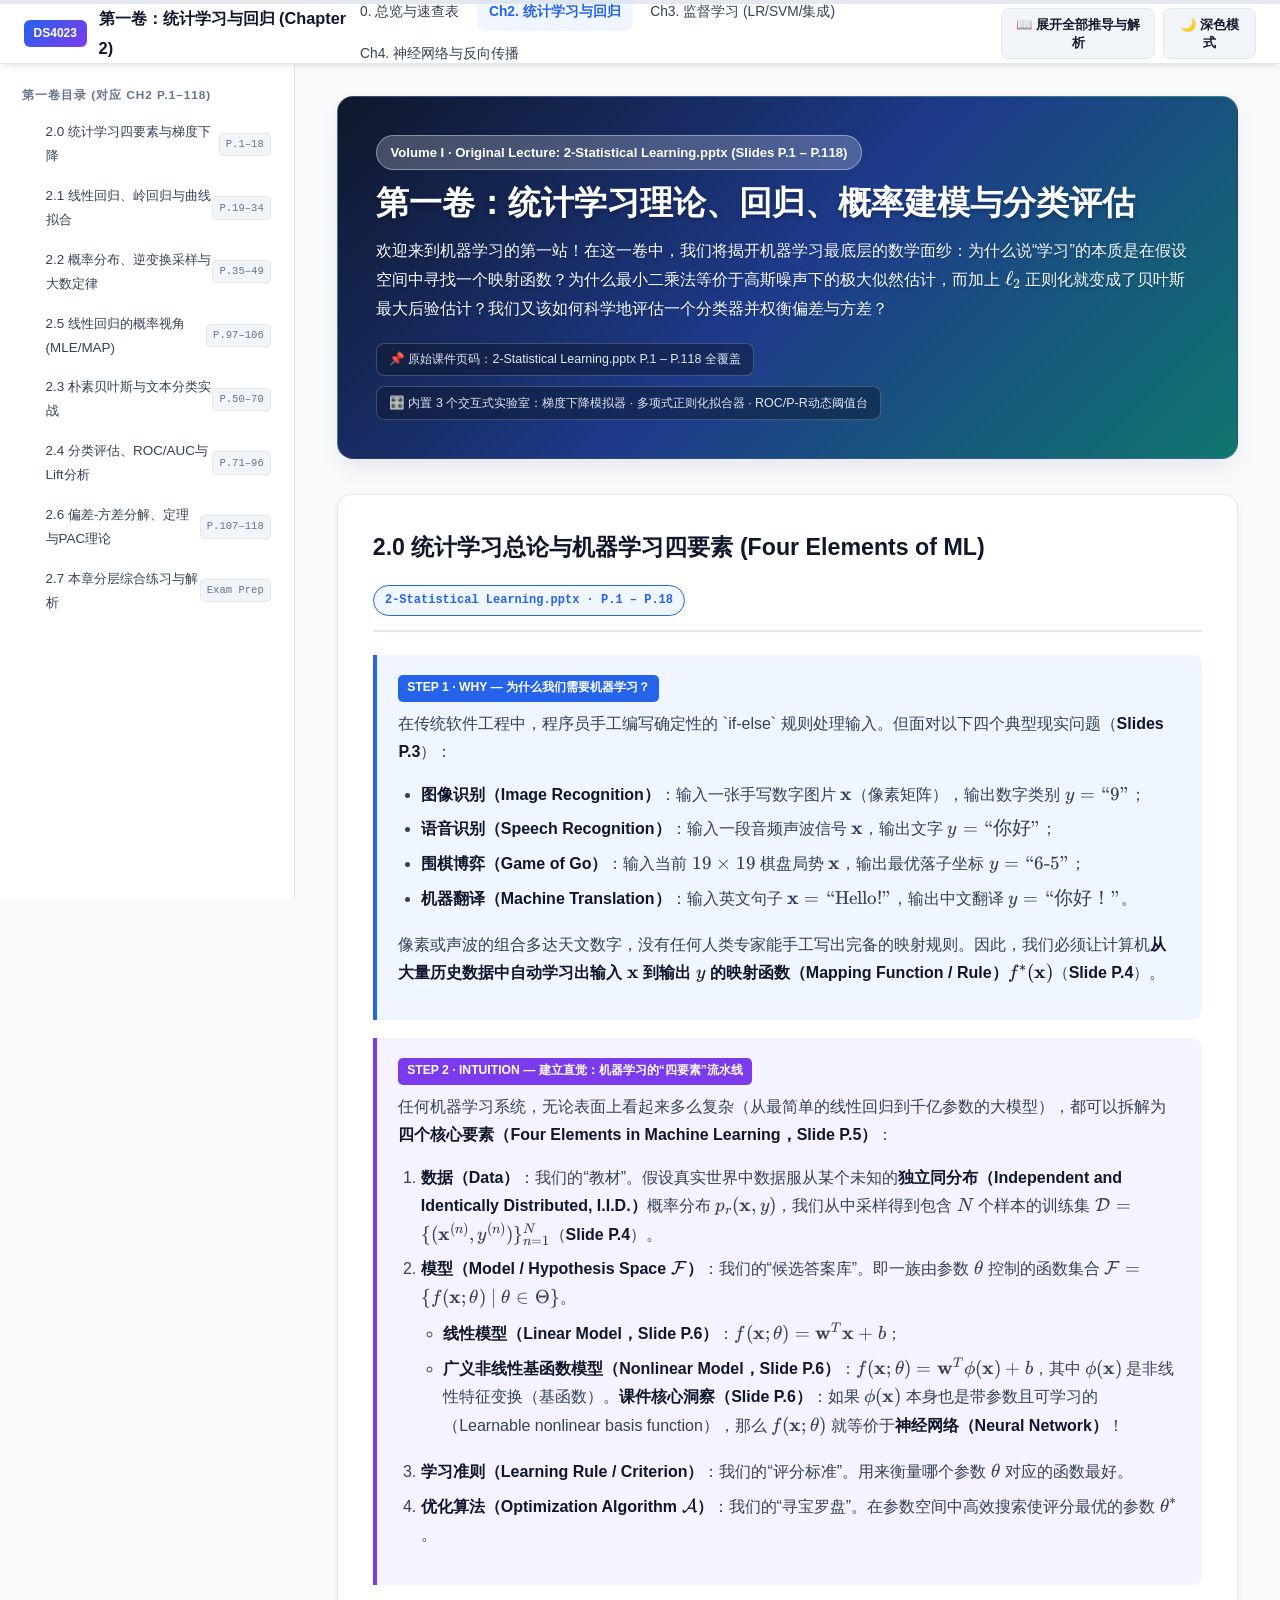
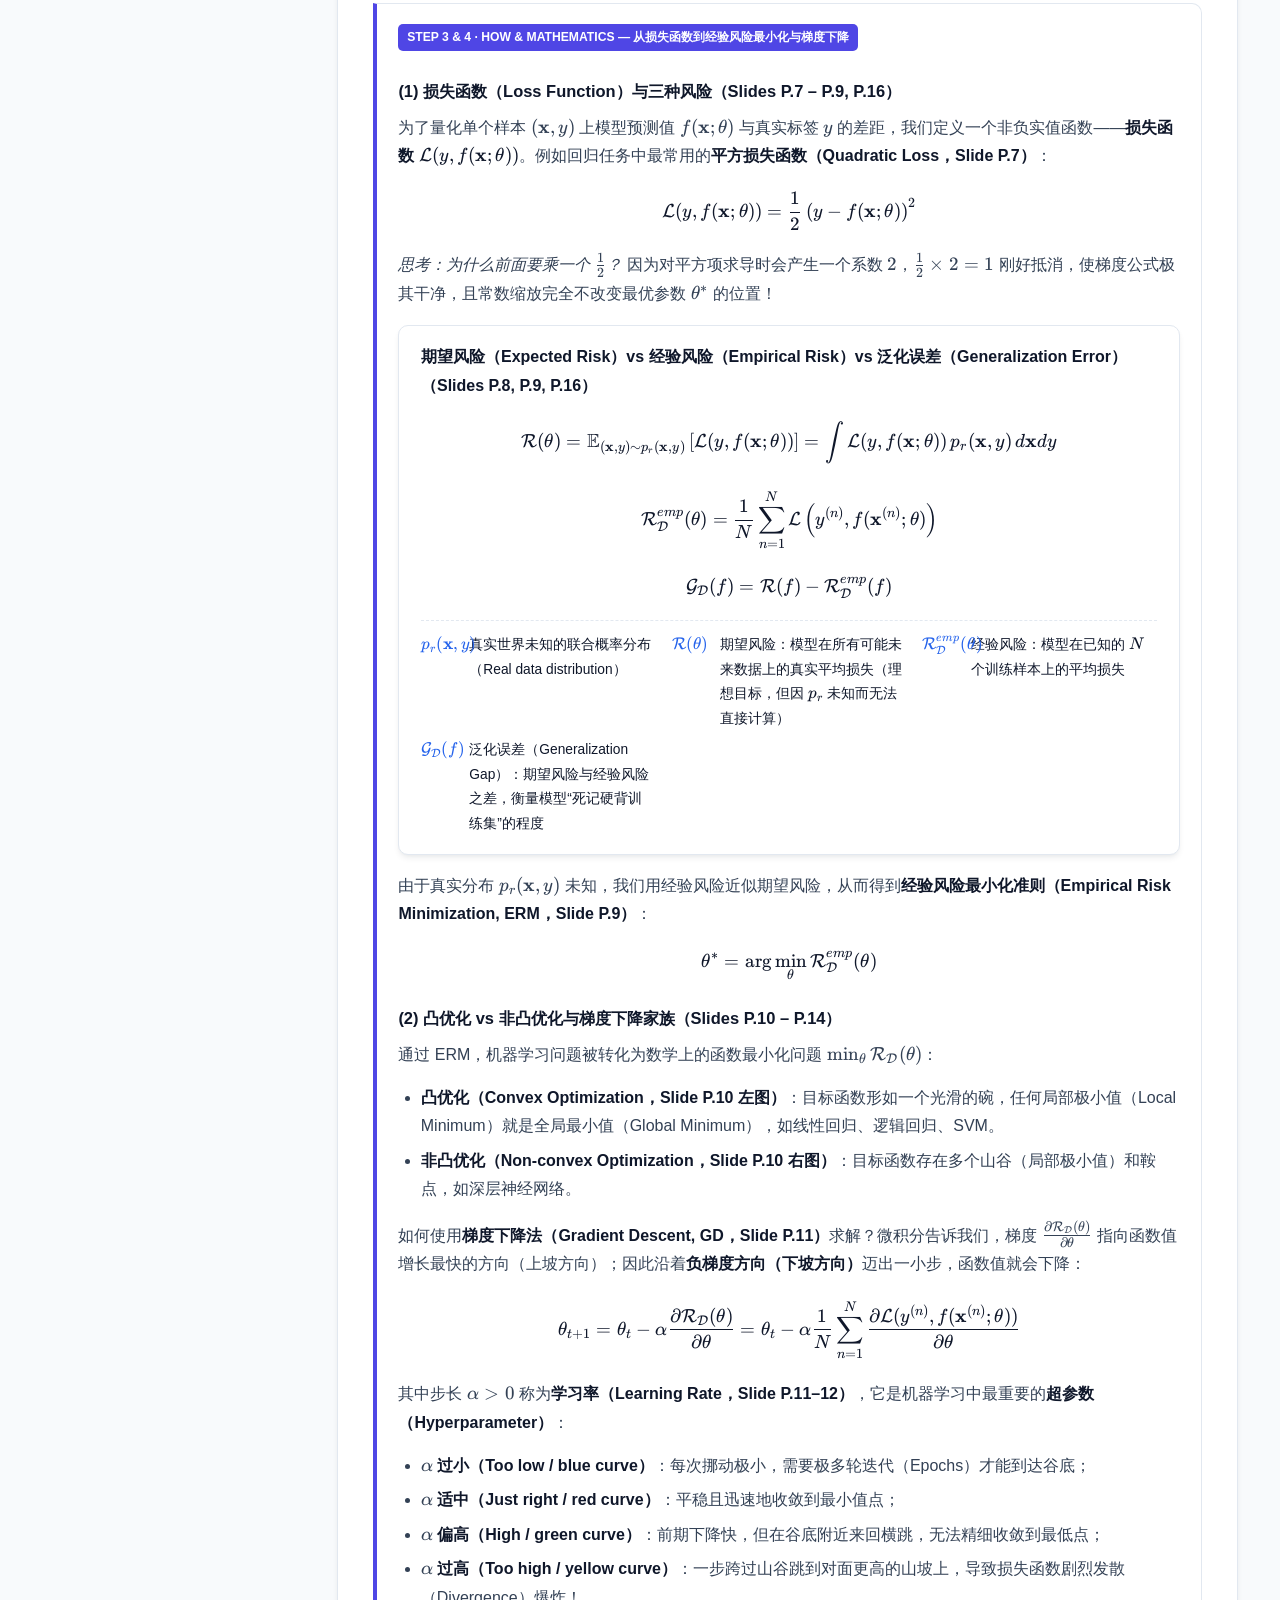
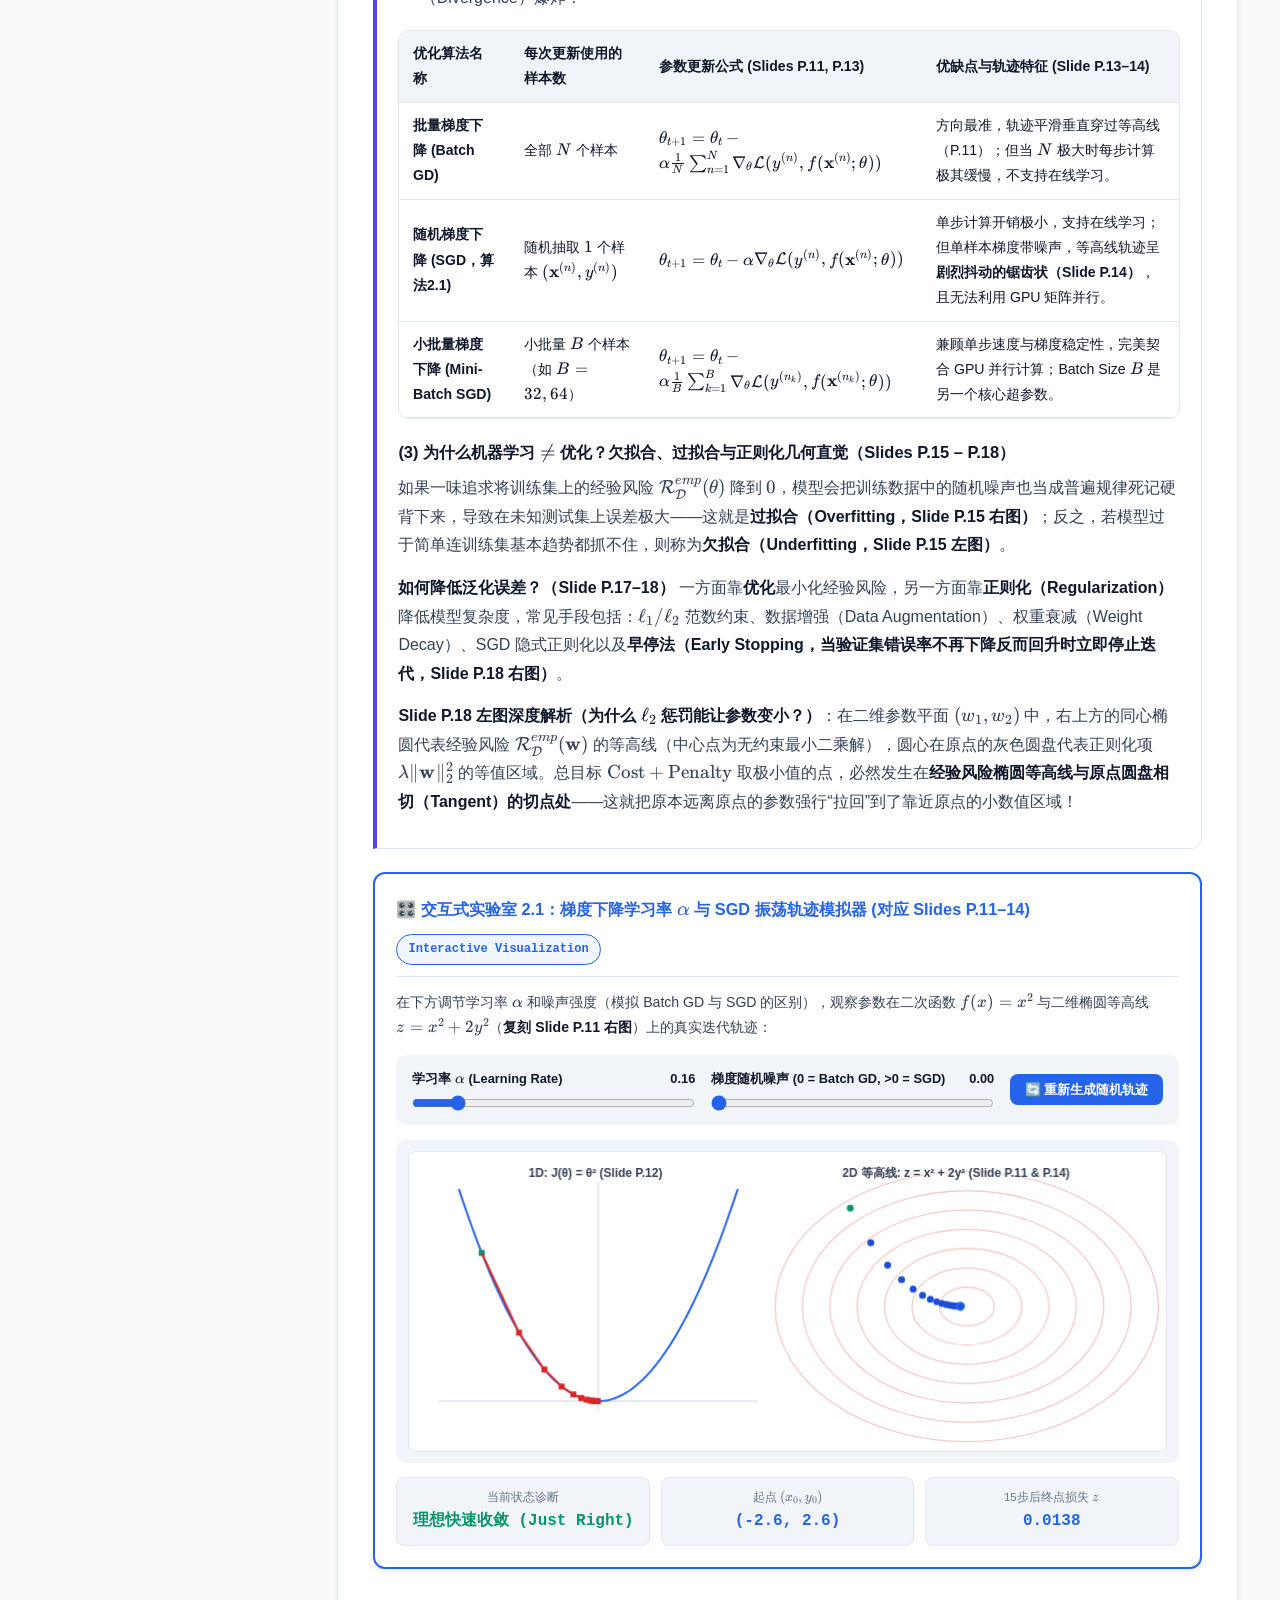
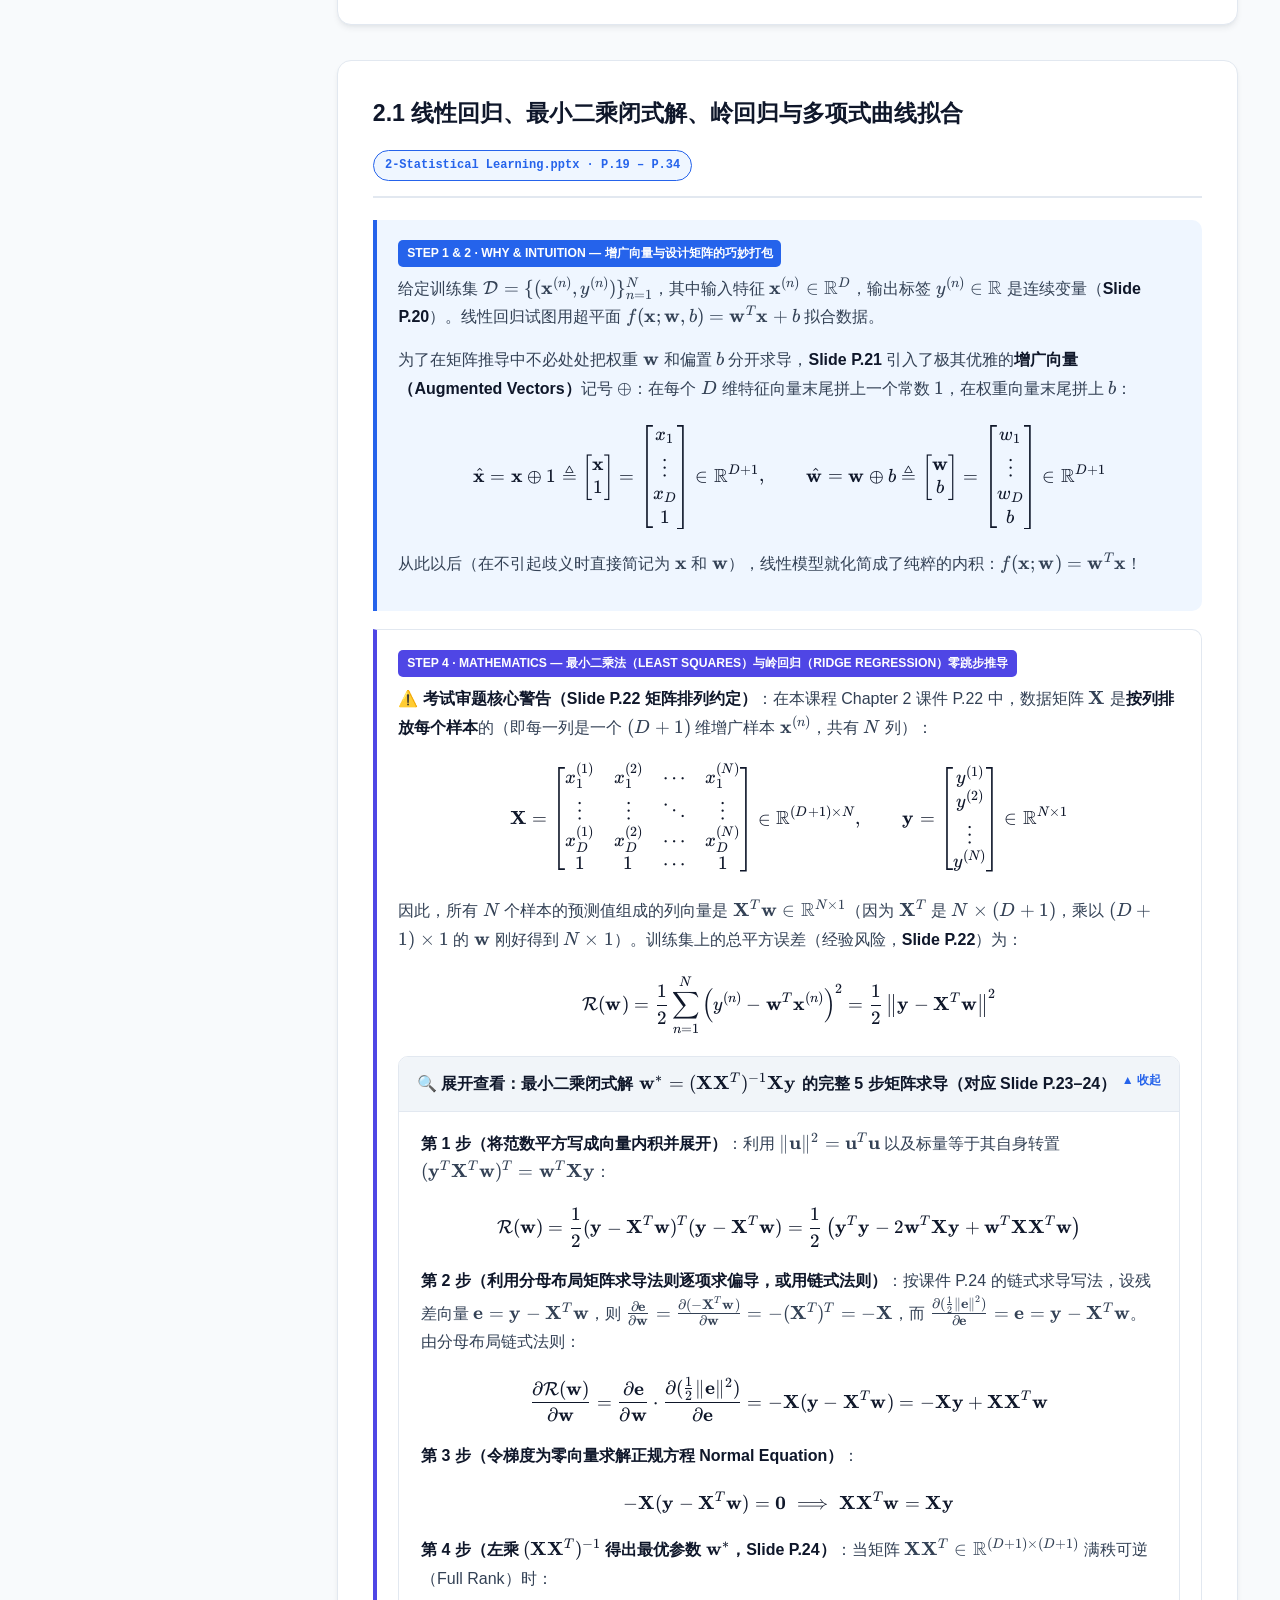
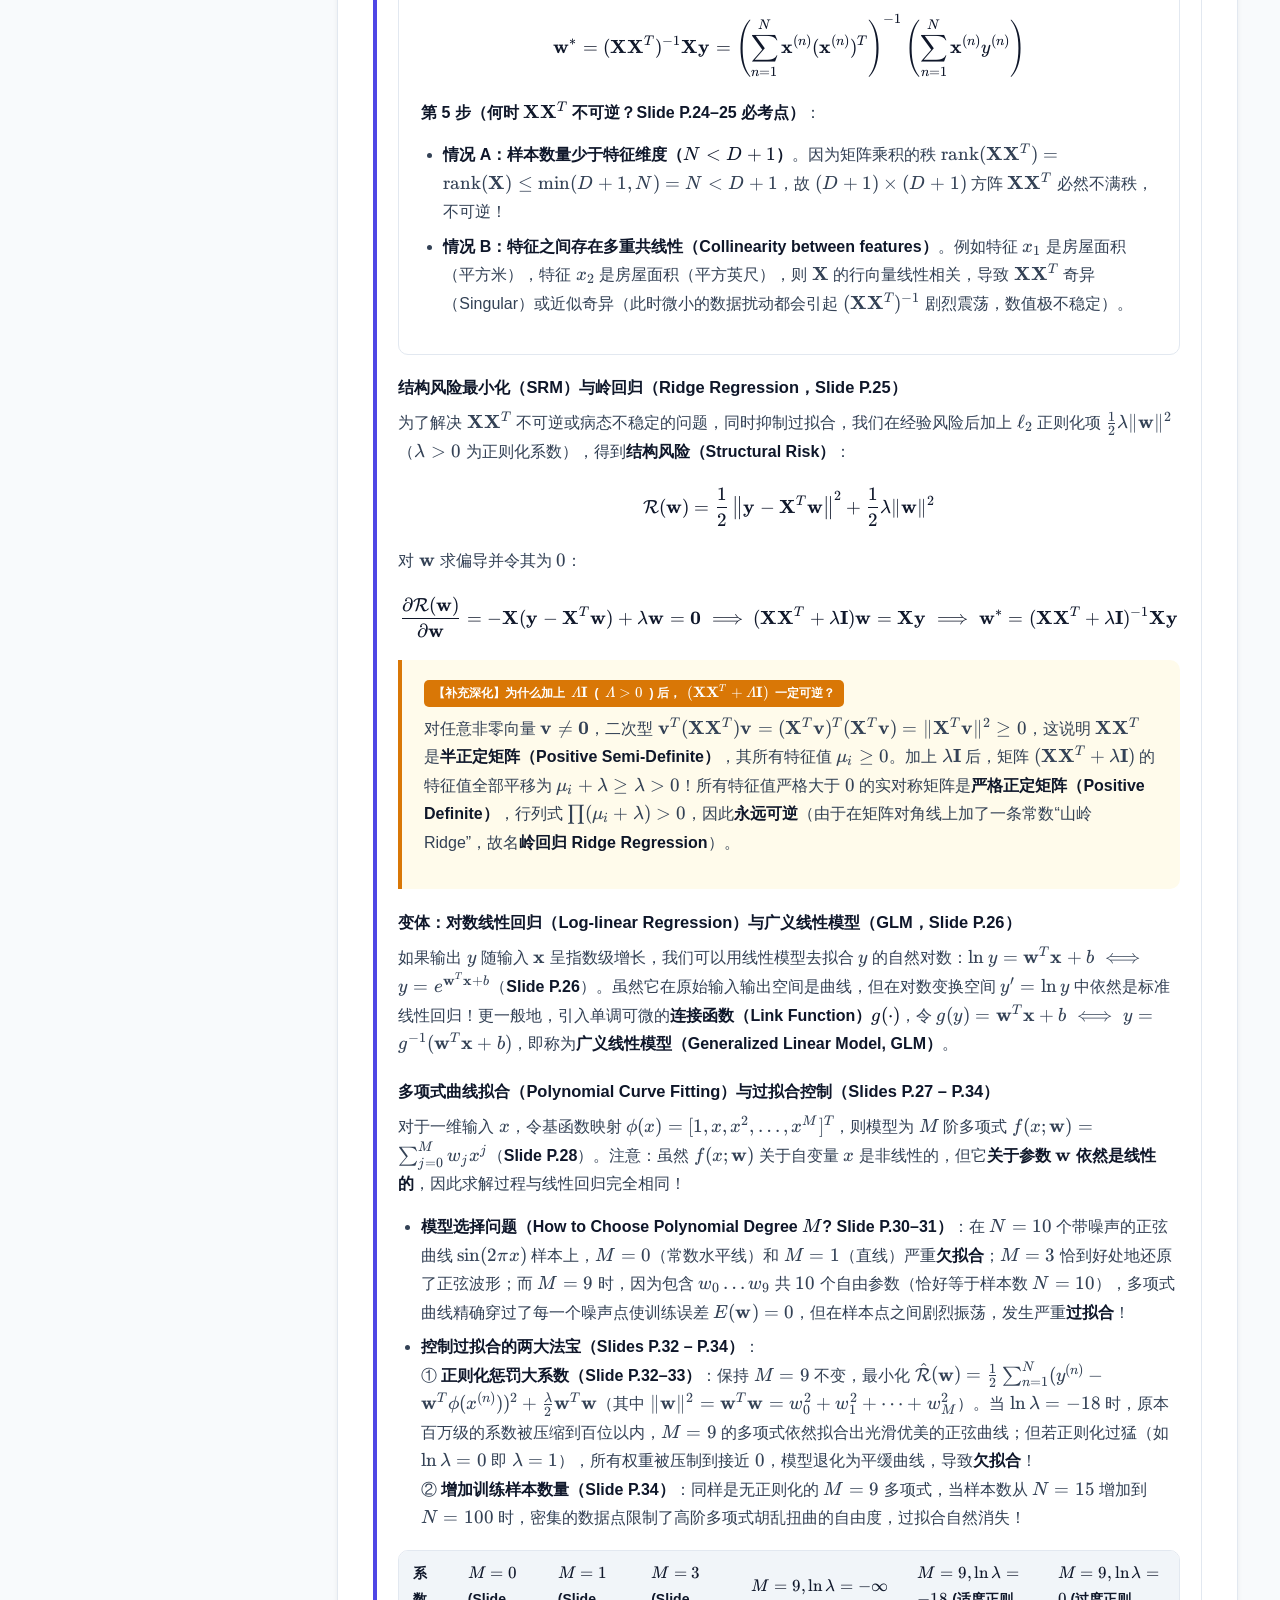
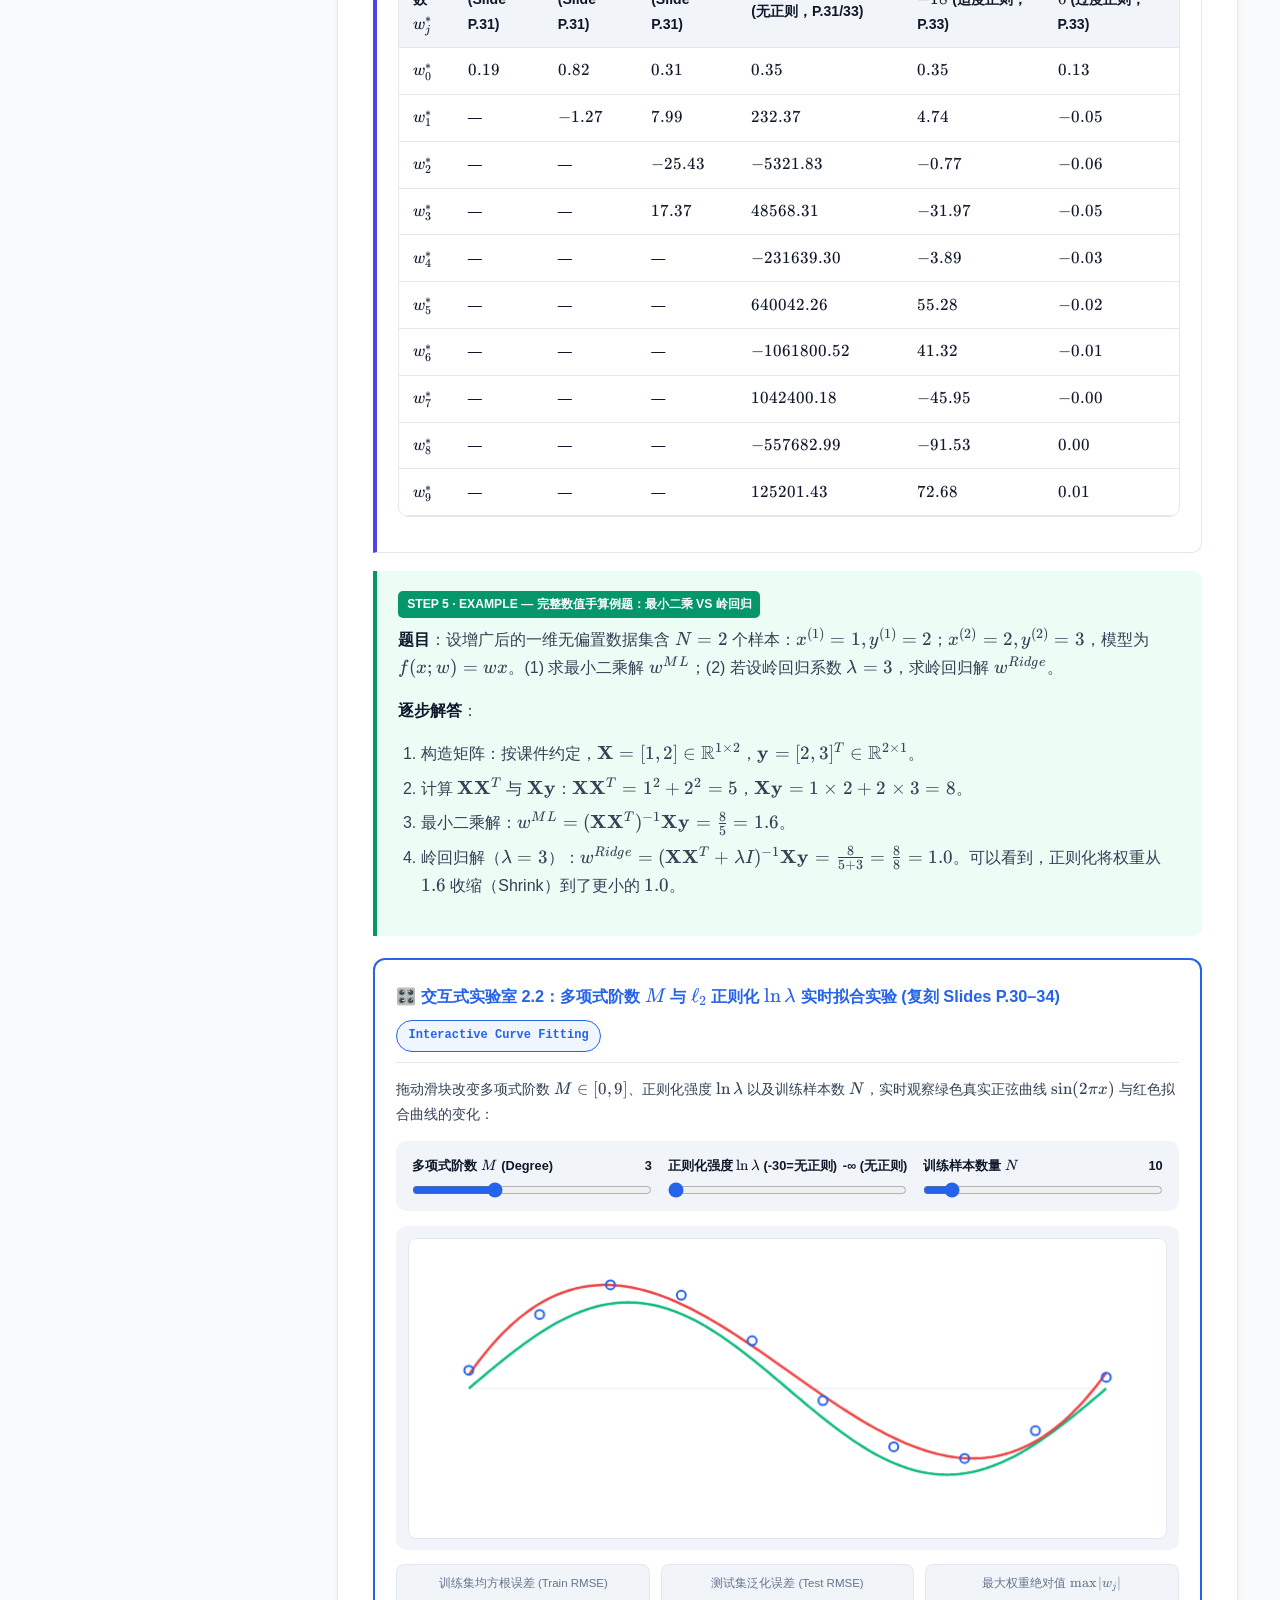
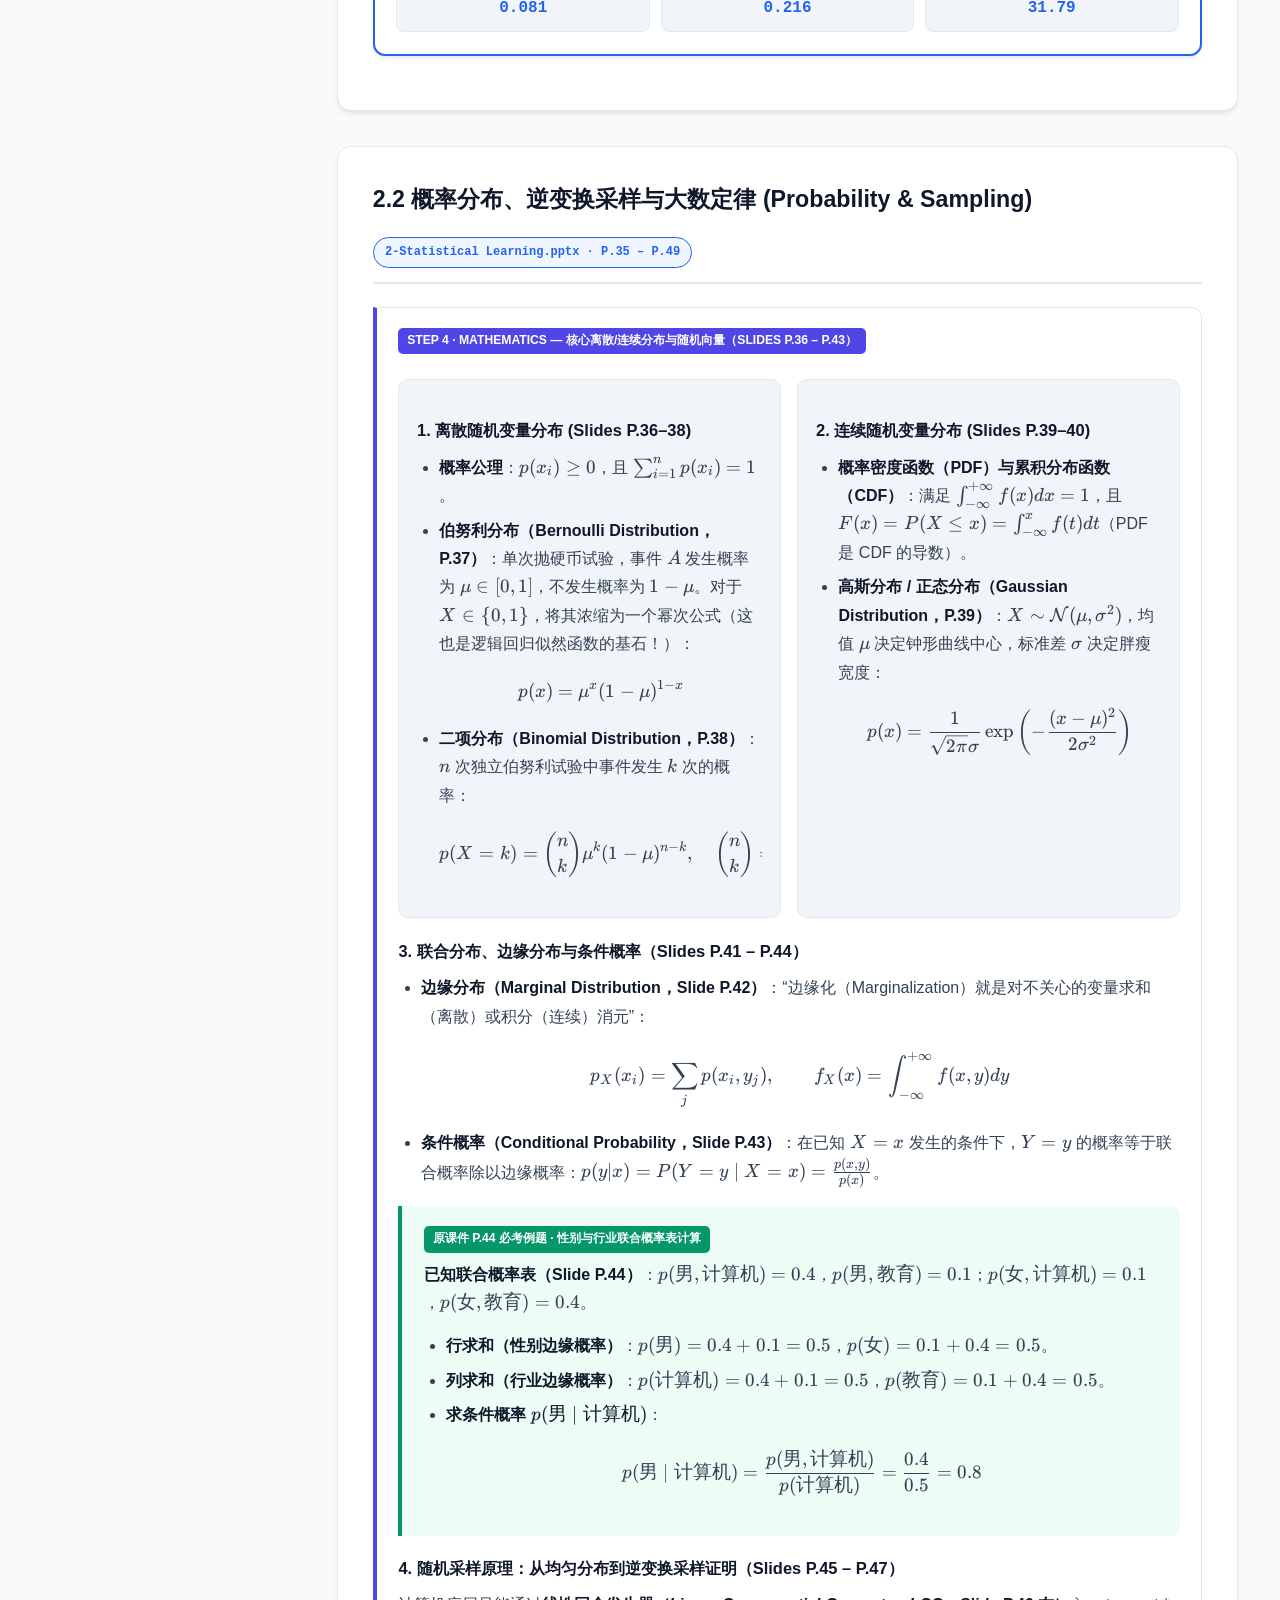
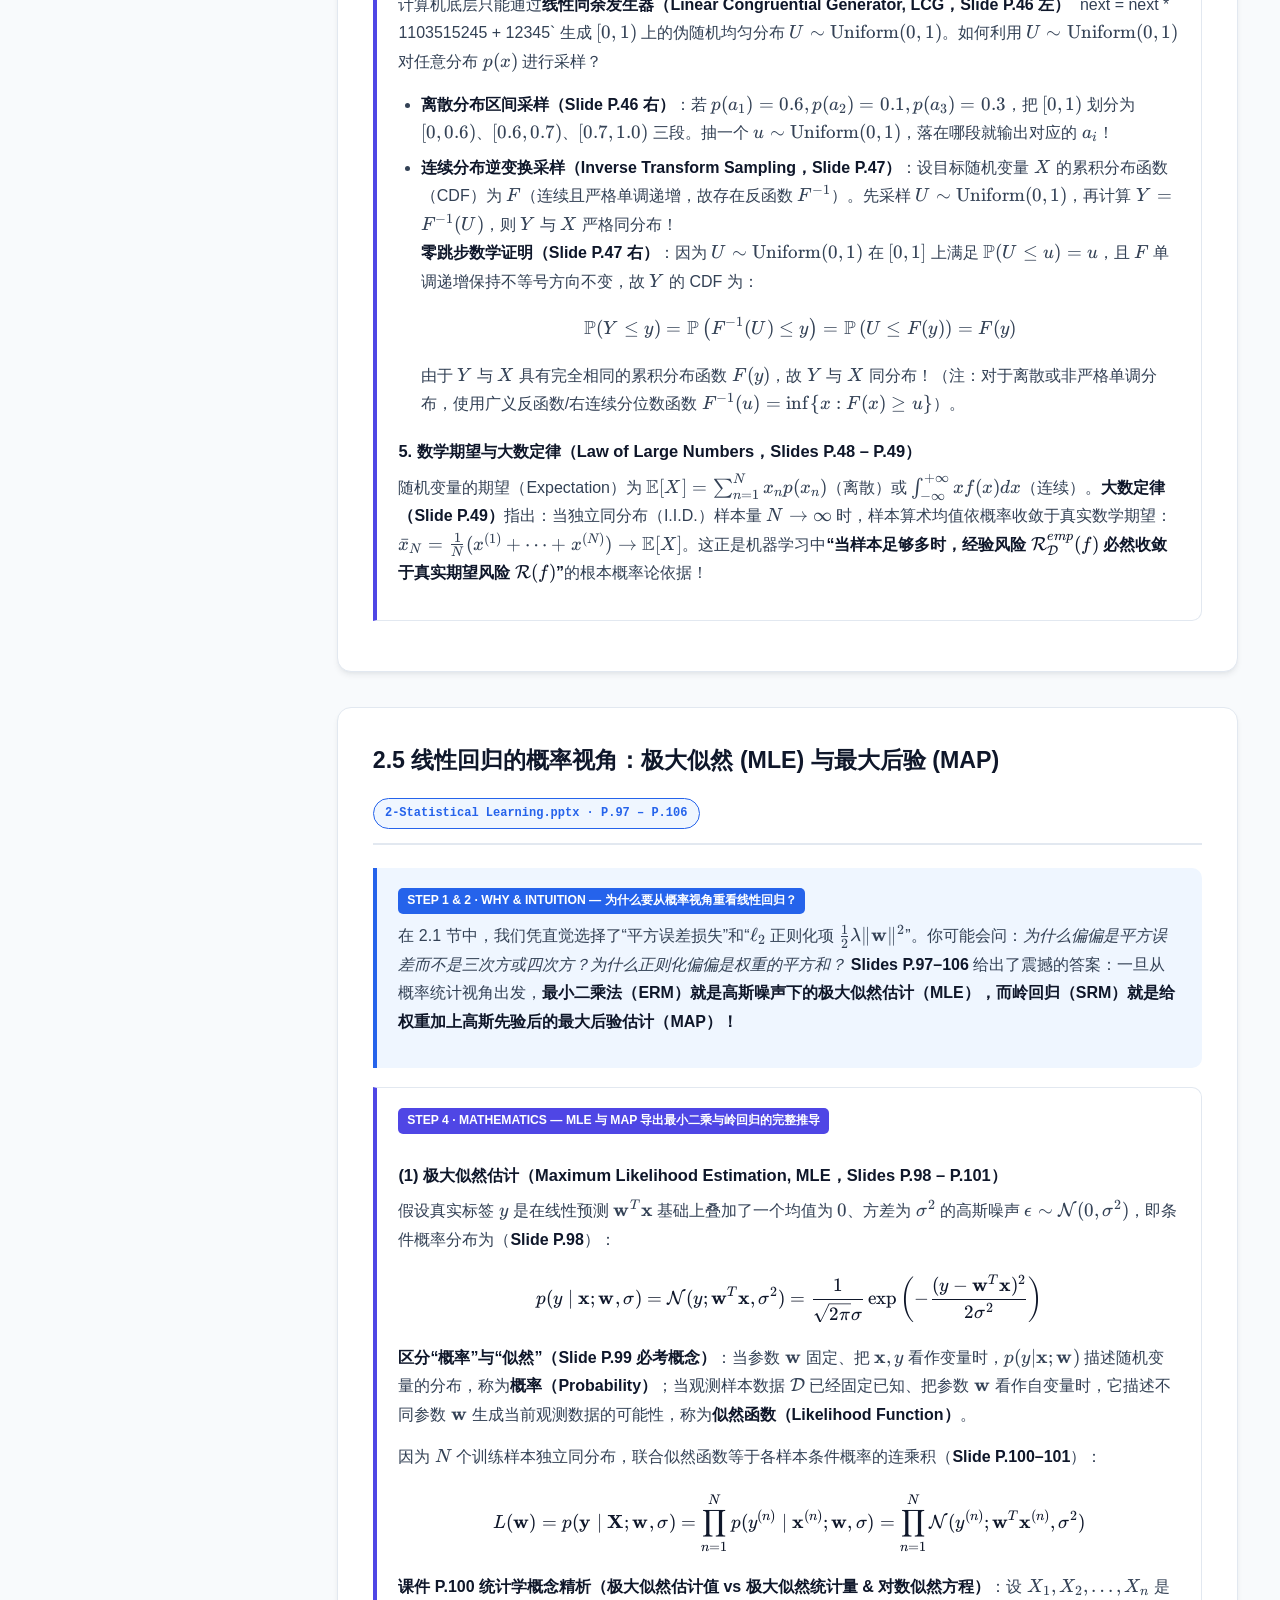
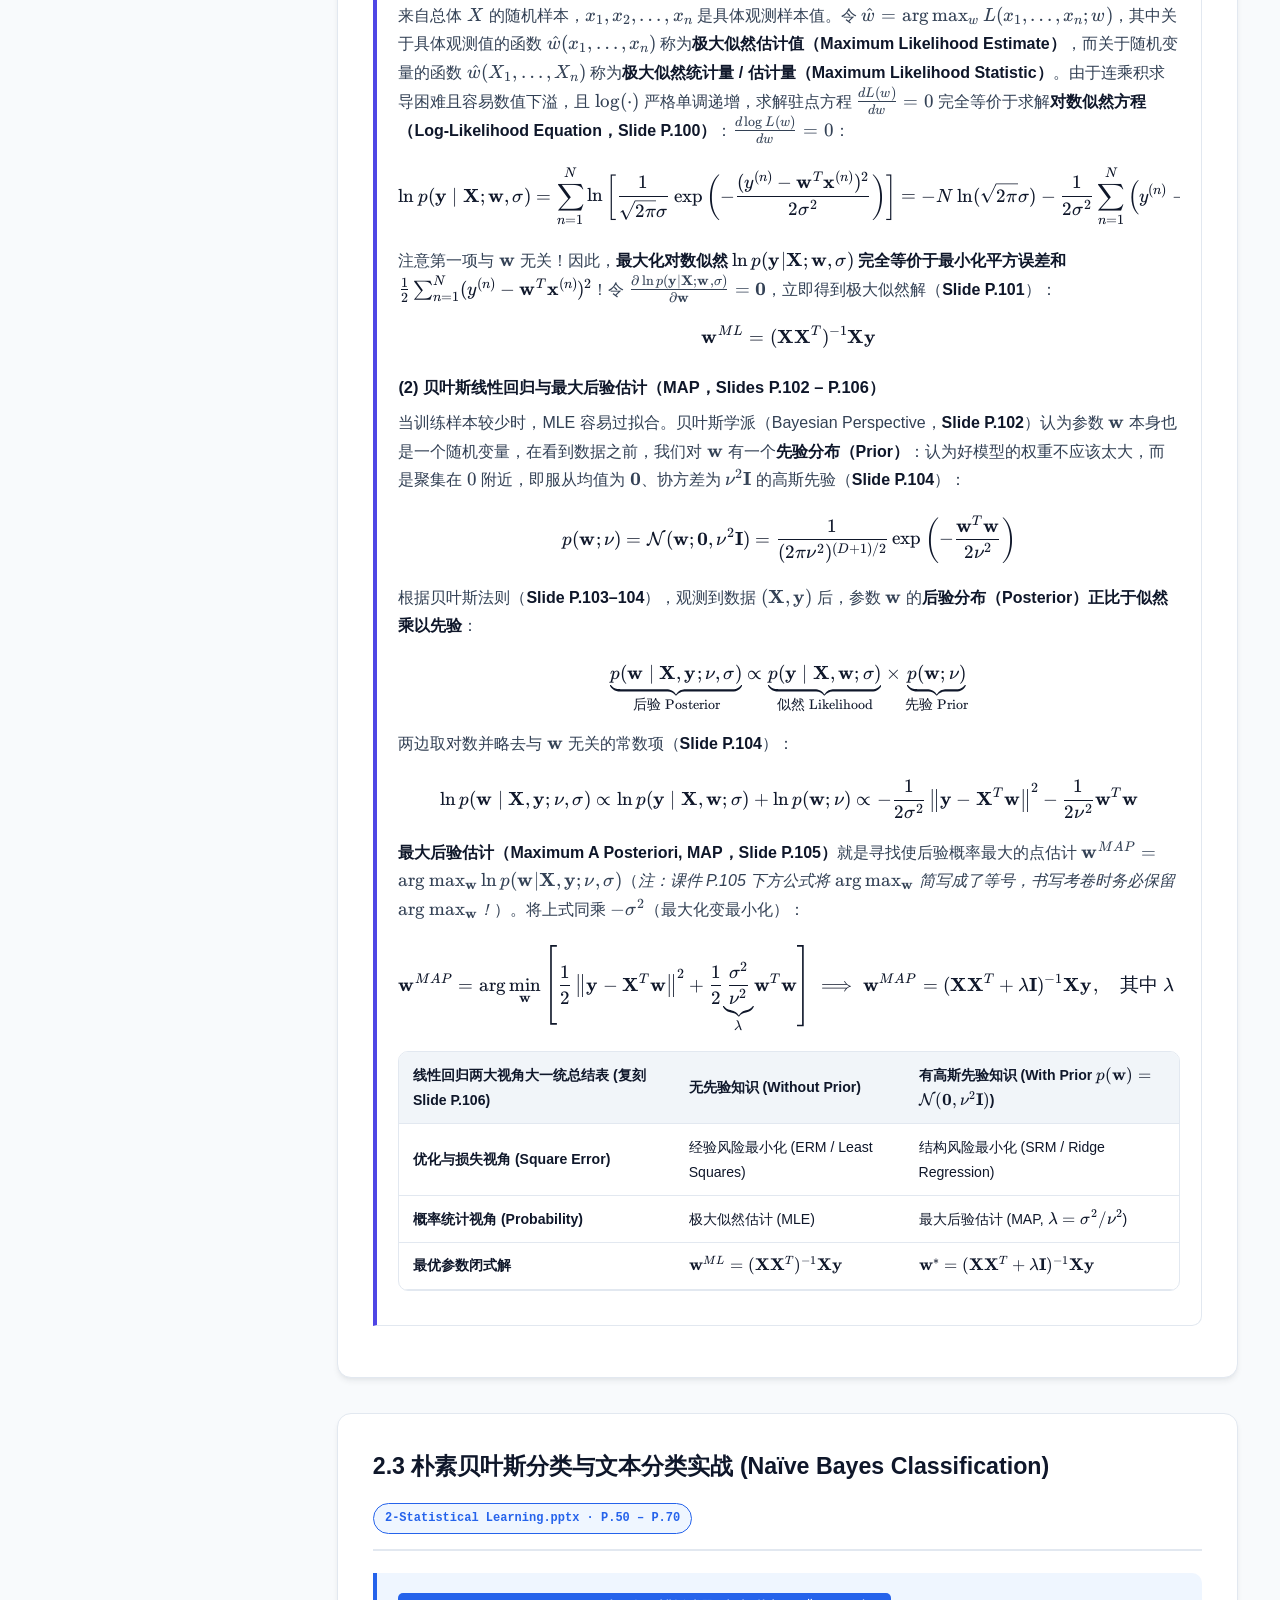
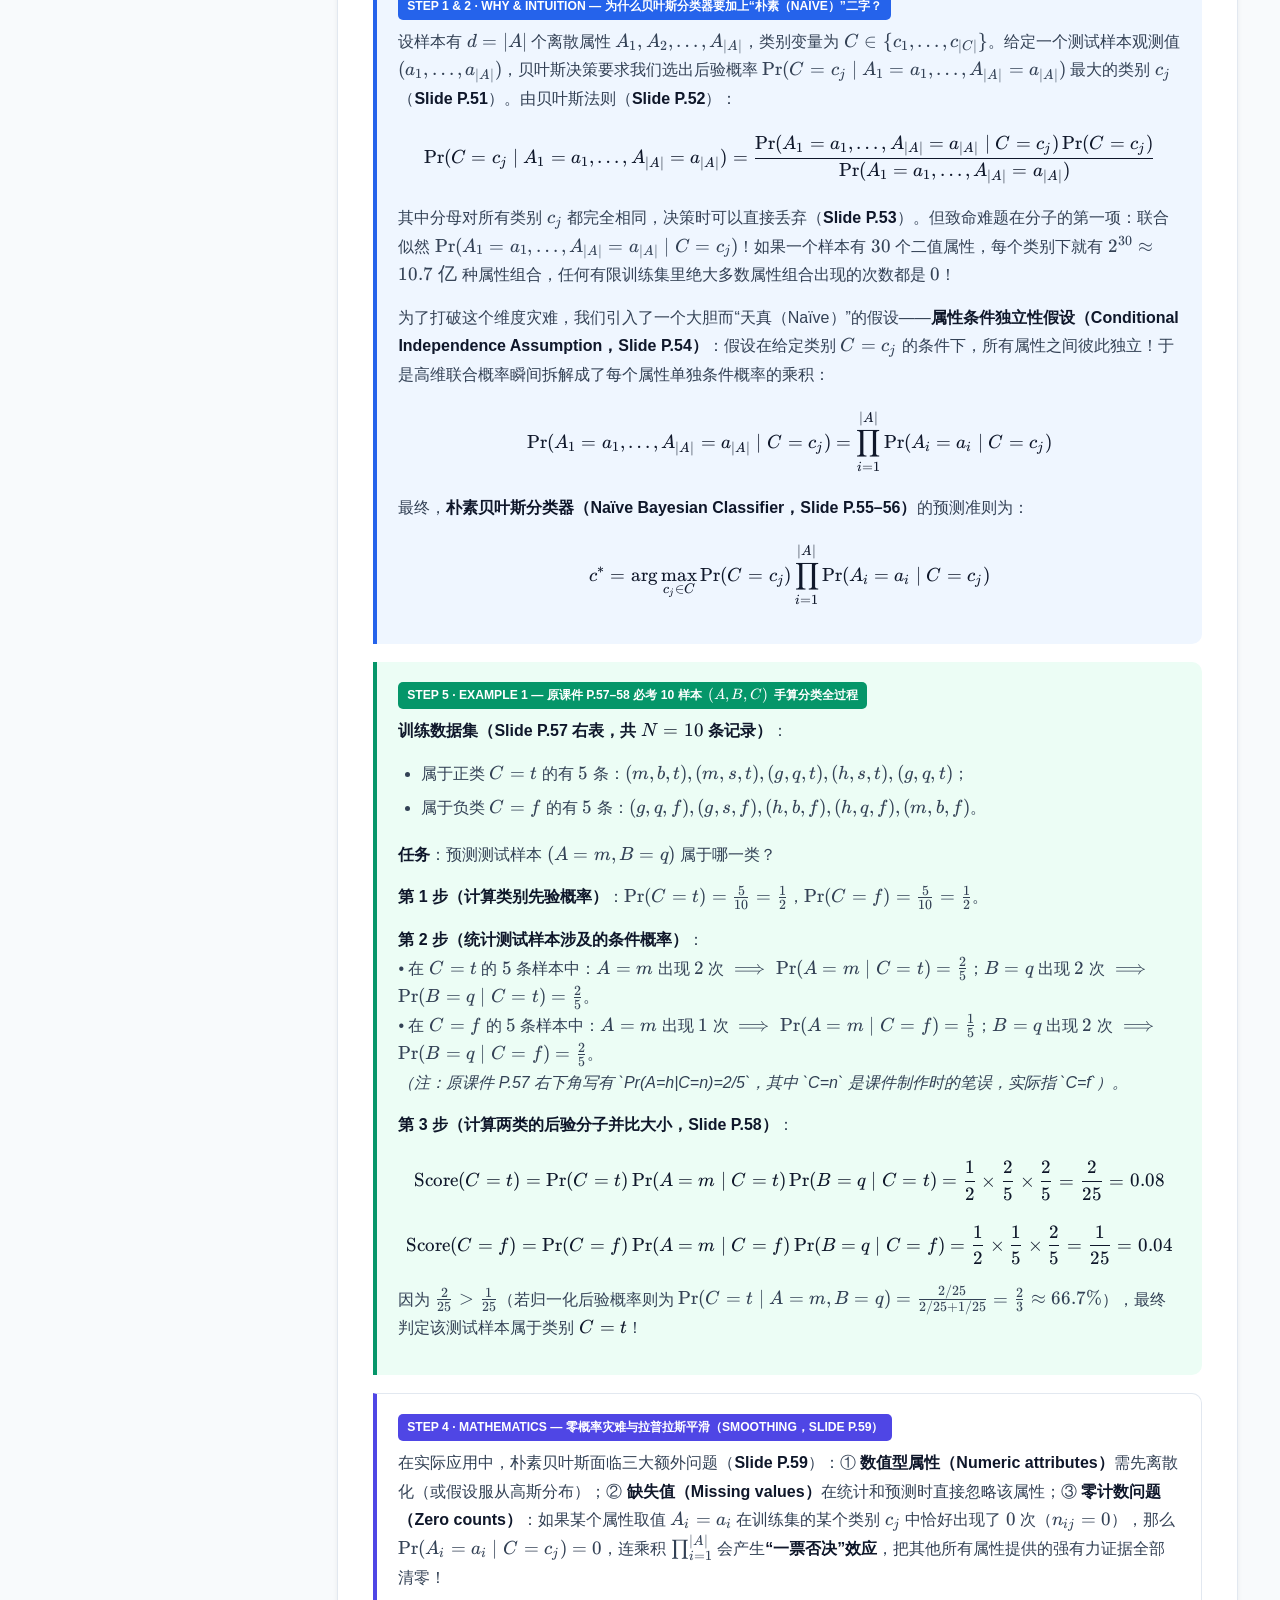
<file: chapter2-statistical-learning.html>
<!DOCTYPE html>
<html lang="zh-CN" data-theme="light">
<head>
  <meta charset="UTF-8" />
  <meta name="viewport" content="width=device-width, initial-scale=1.0" />
  <title>第2章：统计学习与回归 (Chapter 2: Statistical Learning) — DS4023 交互式教材</title>
  <link rel="stylesheet" href="katex.min.css" />
  <script defer src="katex.min.js"></script>
  <script defer src="auto-render.min.js"></script>
  <style>
    :root {
      --bg: #f8fafc; --bg-card: #ffffff; --bg-subtle: #f1f5f9;
      --text: #0f172a; --text-secondary: #334155; --text-muted: #64748b;
      --border: #e2e8f0; --primary: #2563eb; --primary-light: #eff6ff; --primary-dark: #1d4ed8;
      --accent: #7c3aed; --accent-light: #f5f3ff; --success: #059669; --success-light: #ecfdf5;
      --warning: #d97706; --warning-light: #fffbeb; --danger: #dc2626; --danger-light: #fef2f2;
      --code-bg: #1e293b; --code-text: #f8fafc;
      --shadow: 0 4px 6px -1px rgba(15,23,42,0.07), 0 2px 4px -2px rgba(15,23,42,0.05);
      --shadow-lg: 0 10px 25px -5px rgba(15,23,42,0.1);
    }
    [data-theme="dark"] {
      --bg: #0b1120; --bg-card: #1e293b; --bg-subtle: #0f172a;
      --text: #f1f5f9; --text-secondary: #cbd5e1; --text-muted: #94a3b8;
      --border: #334155; --primary: #60a5fa; --primary-light: rgba(59,130,246,0.15); --primary-dark: #93c5fd;
      --accent: #a78bfa; --accent-light: rgba(124,58,237,0.15); --success: #34d399; --success-light: rgba(5,150,105,0.15);
      --warning: #fbbf24; --warning-light: rgba(217,119,6,0.15); --danger: #f87171; --danger-light: rgba(220,38,38,0.15);
      --code-bg: #020617; --code-text: #e2e8f0;
      --shadow: 0 4px 6px -1px rgba(0,0,0,0.4); --shadow-lg: 0 10px 25px -5px rgba(0,0,0,0.5);
    }
    * { box-sizing: border-box; margin: 0; padding: 0; }
    html { scroll-behavior: smooth; font-size: 16px; }
    body {
      font-family: -apple-system, BlinkMacSystemFont, "Segoe UI", "PingFang SC", "Hiragino Sans GB", "Microsoft YaHei", sans-serif;
      background: var(--bg); color: var(--text); line-height: 1.78; transition: background 0.25s, color 0.25s;
    }
    #progress-container { position: fixed; top: 0; left: 0; width: 100%; height: 4px; background: rgba(148,163,184,0.2); z-index: 2000; }
    #progress-bar { height: 100%; width: 0%; background: linear-gradient(90deg, #2563eb, #7c3aed, #ec4899); }
    .top-nav {
      position: fixed; top: 4px; left: 0; right: 0; height: 60px; background: var(--bg-card);
      border-bottom: 1px solid var(--border); display: flex; align-items: center; justify-content: space-between;
      padding: 0 1.5rem; z-index: 1500; box-shadow: var(--shadow);
    }
    .brand { display: flex; align-items: center; gap: 0.75rem; font-weight: 700; font-size: 1.02rem; color: var(--text); text-decoration: none; }
    .brand-badge { background: linear-gradient(135deg, #2563eb, #7c3aed); color: #fff; font-size: 0.75rem; padding: 0.2rem 0.6rem; border-radius: 6px; font-weight: 600; }
    .nav-links { display: flex; align-items: center; gap: 0.35rem; flex-wrap: wrap; }
    .nav-link { text-decoration: none; color: var(--text-secondary); font-size: 0.86rem; font-weight: 500; padding: 0.38rem 0.75rem; border-radius: 8px; }
    .nav-link:hover, .nav-link.active { background: var(--primary-light); color: var(--primary); font-weight: 600; }
    .nav-controls { display: flex; align-items: center; gap: 0.5rem; }
    .btn-icon { background: var(--bg-subtle); border: 1px solid var(--border); color: var(--text); padding: 0.38rem 0.75rem; border-radius: 8px; cursor: pointer; font-size: 0.82rem; font-weight: 600; }
    .btn-icon:hover { border-color: var(--primary); color: var(--primary); }
    .layout { display: flex; margin-top: 64px; min-height: calc(100vh - 64px); }
    .sidebar {
      width: 295px; background: var(--bg-card); border-right: 1px solid var(--border);
      position: fixed; top: 64px; bottom: 0; left: 0; overflow-y: auto; padding: 1.3rem 0.9rem; z-index: 1000;
    }
    .sidebar-title { font-size: 0.74rem; text-transform: uppercase; letter-spacing: 0.08em; color: var(--text-muted); font-weight: 700; margin: 1rem 0 0.5rem; padding-left: 0.5rem; }
    .sidebar-title:first-child { margin-top: 0; }
    .toc-list { list-style: none; }
    .toc-item { margin-bottom: 0.2rem; }
    .toc-link { display: flex; align-items: center; justify-content: space-between; text-decoration: none; color: var(--text-secondary); font-size: 0.84rem; padding: 0.4rem 0.55rem; border-radius: 6px; }
    .toc-link:hover, .toc-link.active { background: var(--primary-light); color: var(--primary); font-weight: 600; }
    .slide-tag { font-size: 0.66rem; background: var(--bg-subtle); color: var(--text-muted); padding: 0.08rem 0.38rem; border-radius: 4px; border: 1px solid var(--border); font-family: monospace; white-space: nowrap; }
    .main-content { margin-left: 295px; flex: 1; max-width: 1080px; padding: 2rem 2.6rem 5rem; }
    .hero { background: linear-gradient(135deg, #0f172a 0%, #1e3a8a 50%, #0f766e 100%); color: #ffffff !important; padding: 2.4rem; border-radius: 16px; margin-bottom: 2.2rem; box-shadow: var(--shadow-lg); border: 1px solid rgba(255,255,255,0.15); }
    .hero-eyebrow { display: inline-block; background: rgba(255,255,255,0.22); color: #ffffff !important; border: 1px solid rgba(255,255,255,0.38); padding: 0.28rem 0.85rem; border-radius: 999px; font-size: 0.82rem; font-weight: 700; margin-bottom: 0.85rem; }
    .hero h1 { font-size: 2.05rem; line-height: 1.25; margin-bottom: 0.75rem; font-weight: 800; color: #ffffff !important; text-shadow: 0 2px 4px rgba(0,0,0,0.3); }
    .hero p { color: #f8fafc !important; opacity: 1; font-size: 1.02rem; max-width: 880px; font-weight: 500; text-shadow: 0 1px 2px rgba(0,0,0,0.2); }
    .hero-meta { display: flex; flex-wrap: wrap; gap: 0.6rem; margin-top: 1.2rem; }
    .hero-pill { background: rgba(15,23,42,0.45); border: 1px solid rgba(255,255,255,0.2); padding: 0.3rem 0.75rem; border-radius: 8px; font-size: 0.78rem; color: #e2e8f0; }
    .chapter-section { background: var(--bg-card); border: 1px solid var(--border); border-radius: 14px; padding: 2rem 2.2rem; margin-bottom: 2.2rem; box-shadow: var(--shadow); }
    .section-header { display: flex; align-items: flex-start; justify-content: space-between; gap: 1rem; border-bottom: 2px solid var(--border); padding-bottom: 0.9rem; margin-bottom: 1.4rem; flex-wrap: wrap; }
    .section-title { font-size: 1.45rem; font-weight: 800; color: var(--text); }
    .slide-badge { background: var(--primary-light); color: var(--primary); border: 1px solid var(--primary); font-size: 0.75rem; font-weight: 700; padding: 0.25rem 0.7rem; border-radius: 999px; font-family: monospace; }
    .supplement-badge { background: var(--accent-light); color: var(--accent); border: 1px solid var(--accent); font-size: 0.72rem; font-weight: 700; padding: 0.18rem 0.55rem; border-radius: 6px; }
    h3 { font-size: 1.2rem; font-weight: 700; margin: 1.55rem 0 0.75rem; color: var(--text); }
    h4 { font-size: 1.03rem; font-weight: 700; margin: 1.15rem 0 0.45rem; color: var(--text); }
    p { margin-bottom: 0.9rem; color: var(--text-secondary); }
    ul, ol { margin: 0.5rem 0 1.1rem 1.4rem; color: var(--text-secondary); }
    li { margin-bottom: 0.38rem; }
    strong { color: var(--text); font-weight: 600; }
    .step-box { border-left: 4px solid var(--primary); background: var(--bg-subtle); border-radius: 0 10px 10px 0; padding: 1.1rem 1.35rem; margin: 1.15rem 0; }
    .step-label { display: inline-flex; align-items: center; gap: 0.4rem; font-size: 0.76rem; font-weight: 800; text-transform: uppercase; margin-bottom: 0.5rem; padding: 0.16rem 0.55rem; border-radius: 5px; }
    .step-why { border-left-color: #2563eb; background: var(--primary-light); } .step-why .step-label { background: #2563eb; color: #fff; }
    .step-intuition { border-left-color: #7c3aed; background: var(--accent-light); } .step-intuition .step-label { background: #7c3aed; color: #fff; }
    .step-how { border-left-color: #0891b2; } .step-how .step-label { background: #0891b2; color: #fff; }
    .step-math { border-left-color: #4f46e5; background: var(--bg-card); border: 1px solid var(--border); border-left: 4px solid #4f46e5; } .step-math .step-label { background: #4f46e5; color: #fff; }
    .step-example { border-left-color: #059669; background: var(--success-light); } .step-example .step-label { background: #059669; color: #fff; }
    .step-mistake { border-left-color: #dc2626; background: var(--danger-light); } .step-mistake .step-label { background: #dc2626; color: #fff; }
    .step-supplement { border-left-color: #d97706; background: var(--warning-light); } .step-supplement .step-label { background: #d97706; color: #fff; }
    .formula-card { background: var(--bg-card); border: 1px solid var(--border); border-radius: 10px; padding: 1.1rem 1.35rem; margin: 1.05rem 0; box-shadow: var(--shadow); overflow-x: auto; }
    .var-list { display: grid; grid-template-columns: repeat(auto-fit, minmax(230px, 1fr)); gap: 0.45rem 1rem; margin-top: 0.75rem; padding-top: 0.75rem; border-top: 1px dashed var(--border); font-size: 0.86rem; }
    .var-item { display: flex; align-items: baseline; gap: 0.4rem; }
    .var-sym { font-weight: 700; color: var(--primary); min-width: 42px; }
    details.collapsible { border: 1px solid var(--border); border-radius: 10px; background: var(--bg-card); margin: 0.95rem 0; overflow: hidden; }
    details.collapsible summary { padding: 0.82rem 1.1rem; font-weight: 700; cursor: pointer; background: var(--bg-subtle); display: flex; justify-content: space-between; list-style: none; }
    details.collapsible summary::-webkit-details-marker { display: none; }
    details.collapsible summary::after { content: "▼ 展开详细推导 / 解析"; font-size: 0.75rem; color: var(--primary); }
    details.collapsible[open] summary::after { content: "▲ 收起"; }
    details.collapsible .collapsible-body { padding: 1.1rem 1.35rem; border-top: 1px solid var(--border); }
    .interactive-lab { border: 2px solid var(--primary); border-radius: 12px; background: var(--bg-card); padding: 1.35rem; margin: 1.4rem 0; box-shadow: var(--shadow); }
    .lab-header { display: flex; align-items: center; justify-content: space-between; flex-wrap: wrap; gap: 0.6rem; margin-bottom: 0.85rem; padding-bottom: 0.65rem; border-bottom: 1px solid var(--border); }
    .lab-title { font-weight: 800; color: var(--primary); font-size: 1.02rem; }
    .lab-controls { display: flex; flex-wrap: wrap; gap: 1rem; align-items: center; background: var(--bg-subtle); padding: 0.85rem 1rem; border-radius: 10px; margin-bottom: 0.95rem; }
    .control-group { display: flex; flex-direction: column; gap: 0.25rem; min-width: 155px; flex: 1; }
    .control-group label { font-size: 0.8rem; font-weight: 600; color: var(--text); display: flex; justify-content: space-between; }
    .control-group input[type="range"] { width: 100%; accent-color: var(--primary); cursor: pointer; }
    .lab-btn { background: var(--primary); color: #fff; border: none; padding: 0.42rem 0.9rem; border-radius: 8px; font-weight: 600; font-size: 0.82rem; cursor: pointer; }
    .lab-canvas-wrap { width: 100%; display: flex; justify-content: center; background: var(--bg-subtle); border-radius: 10px; padding: 0.7rem; overflow-x: auto; }
    canvas.lab-canvas { background: #fff; border-radius: 8px; border: 1px solid var(--border); max-width: 100%; }
    .lab-stats { display: grid; grid-template-columns: repeat(auto-fit, minmax(135px, 1fr)); gap: 0.65rem; margin-top: 0.85rem; }
    .stat-card { background: var(--bg-subtle); border: 1px solid var(--border); border-radius: 8px; padding: 0.55rem 0.75rem; text-align: center; }
    .stat-label { font-size: 0.72rem; color: var(--text-muted); }
    .stat-val { font-size: 1rem; font-weight: 800; color: var(--primary); font-family: monospace; }
    .table-wrap { overflow-x: auto; margin: 1.05rem 0; border-radius: 10px; border: 1px solid var(--border); }
    table { width: 100%; border-collapse: collapse; font-size: 0.88rem; }
    th, td { padding: 0.65rem 0.85rem; border-bottom: 1px solid var(--border); text-align: left; }
    th { background: var(--bg-subtle); font-weight: 700; color: var(--text); }
    pre { background: var(--code-bg); color: var(--code-text); padding: 1rem 1.2rem; border-radius: 10px; overflow-x: auto; font-family: monospace; font-size: 0.84rem; line-height: 1.55; margin: 0.95rem 0; }
    code { font-family: monospace; background: var(--bg-subtle); padding: 0.12rem 0.35rem; border-radius: 4px; font-size: 0.85em; color: var(--accent); }
    pre code { background: transparent; padding: 0; color: inherit; }
    .grid-2 { display: grid; grid-template-columns: repeat(auto-fit, minmax(280px, 1fr)); gap: 1.05rem; margin: 1.05rem 0; }
    .info-card { background: var(--bg-subtle); border: 1px solid var(--border); border-radius: 10px; padding: 1.1rem; }
    .chapter-footer-nav { display: flex; justify-content: space-between; gap: 1rem; margin-top: 2.4rem; padding-top: 1.3rem; border-top: 1px solid var(--border); flex-wrap: wrap; }
    .nav-card { flex: 1; min-width: 240px; background: var(--bg-card); border: 1px solid var(--border); padding: 1rem 1.3rem; border-radius: 12px; text-decoration: none; color: var(--text); box-shadow: var(--shadow); }
    .nav-card-dir { font-size: 0.74rem; color: var(--text-muted); text-transform: uppercase; font-weight: 700; }
    .nav-card-title { font-size: 0.98rem; font-weight: 700; color: var(--primary); margin-top: 0.2rem; }
    @media (max-width: 960px) { .sidebar { display: none; } .main-content { margin-left: 0; padding: 1.2rem; } }
  </style>
  <link rel="stylesheet" href="reading.css">
</head>
<body>
  <div id="progress-container"><div id="progress-bar"></div></div>
  <header class="top-nav">
    <a href="index.html" class="brand">
      <span class="brand-badge">DS4023</span>
      <span>第一卷：统计学习与回归 (Chapter 2)</span>
    </a>
    <nav class="nav-links">
      <a href="index.html" class="nav-link">0. 总览与速查表</a>
      <a href="chapter2-statistical-learning.html" class="nav-link active">Ch2. 统计学习与回归</a>
      <a href="chapter3-supervised-learning.html" class="nav-link">Ch3. 监督学习 (LR/SVM/集成)</a>
      <a href="chapter4-neural-networks.html" class="nav-link">Ch4. 神经网络与反向传播</a>
    </nav>
    <div class="nav-controls">
      <button id="expand-all-btn" class="btn-icon">📖 展开全部推导与解析</button>
      <button id="theme-toggle" class="btn-icon">🌙 深色模式</button>
    </div>
  </header>

  <div class="layout">
    <aside class="sidebar">
      <div class="sidebar-title">第一卷目录 (对应 Ch2 P.1–118)</div>
      <ul class="toc-list">
        <li class="toc-item"><a href="#sec-2-0" class="toc-link">2.0 统计学习四要素与梯度下降 <span class="slide-tag">P.1–18</span></a></li>
        <li class="toc-item"><a href="#sec-2-1" class="toc-link">2.1 线性回归、岭回归与曲线拟合 <span class="slide-tag">P.19–34</span></a></li>
        <li class="toc-item"><a href="#sec-2-2" class="toc-link">2.2 概率分布、逆变换采样与大数定律 <span class="slide-tag">P.35–49</span></a></li>
        <li class="toc-item"><a href="#sec-2-5" class="toc-link">2.5 线性回归的概率视角 (MLE/MAP) <span class="slide-tag">P.97–106</span></a></li>
        <li class="toc-item"><a href="#sec-2-3" class="toc-link">2.3 朴素贝叶斯与文本分类实战 <span class="slide-tag">P.50–70</span></a></li>
        <li class="toc-item"><a href="#sec-2-4" class="toc-link">2.4 分类评估、ROC/AUC与Lift分析 <span class="slide-tag">P.71–96</span></a></li>
        <li class="toc-item"><a href="#sec-2-6" class="toc-link">2.6 偏差-方差分解、定理与PAC理论 <span class="slide-tag">P.107–118</span></a></li>
        <li class="toc-item"><a href="#sec-2-practice" class="toc-link">2.7 本章分层综合练习与解析 <span class="slide-tag">Exam Prep</span></a></li>
      </ul>
    </aside>

    <main class="main-content">
      <section class="hero">
        <span class="hero-eyebrow">Volume I · Original Lecture: 2-Statistical Learning.pptx (Slides P.1 – P.118)</span>
        <h1>第一卷：统计学习理论、回归、概率建模与分类评估</h1>
        <p>欢迎来到机器学习的第一站！在这一卷中，我们将揭开机器学习最底层的数学面纱：为什么说“学习”的本质是在假设空间中寻找一个映射函数？为什么最小二乘法等价于高斯噪声下的极大似然估计，而加上 $\ell_2$ 正则化就变成了贝叶斯最大后验估计？我们又该如何科学地评估一个分类器并权衡偏差与方差？</p>
        <div class="hero-meta">
          <span class="hero-pill">📌 原始课件页码：2-Statistical Learning.pptx P.1 – P.118 全覆盖</span>
          <span class="hero-pill">🎛️ 内置 3 个交互式实验室：梯度下降模拟器 · 多项式正则化拟合器 · ROC/P-R动态阈值台</span>
        </div>
      </section>

      <!-- ==================== SECTION 2.0 ==================== -->
      <section id="sec-2-0" class="chapter-section">
        <div class="section-header">
          <h2 class="section-title">2.0 统计学习总论与机器学习四要素 (Four Elements of ML)</h2>
          <span class="slide-badge">2-Statistical Learning.pptx · P.1 – P.18</span>
        </div>

        <div class="step-box step-why">
          <div class="step-label">Step 1 · Why — 为什么我们需要机器学习？</div>
          <p>在传统软件工程中，程序员手工编写确定性的 `if-else` 规则处理输入。但面对以下四个典型现实问题（<strong>Slides P.3</strong>）：</p>
          <ul>
            <li><strong>图像识别（Image Recognition）</strong>：输入一张手写数字图片 $\mathbf{x}$（像素矩阵），输出数字类别 $y = \text{“9”}$；</li>
            <li><strong>语音识别（Speech Recognition）</strong>：输入一段音频声波信号 $\mathbf{x}$，输出文字 $y = \text{“你好”}$；</li>
            <li><strong>围棋博弈（Game of Go）</strong>：输入当前 $19 \times 19$ 棋盘局势 $\mathbf{x}$，输出最优落子坐标 $y = \text{“6-5”}$；</li>
            <li><strong>机器翻译（Machine Translation）</strong>：输入英文句子 $\mathbf{x} = \text{“Hello!”}$，输出中文翻译 $y = \text{“你好！”}$。</li>
          </ul>
          <p>像素或声波的组合多达天文数字，没有任何人类专家能手工写出完备的映射规则。因此，我们必须让计算机<strong>从大量历史数据中自动学习出输入 $\mathbf{x}$ 到输出 $y$ 的映射函数（Mapping Function / Rule）$f^*(\mathbf{x})$</strong>（<strong>Slide P.4</strong>）。</p>
        </div>

        <div class="step-box step-intuition">
          <div class="step-label">Step 2 · Intuition — 建立直觉：机器学习的“四要素”流水线</div>
          <p>任何机器学习系统，无论表面上看起来多么复杂（从最简单的线性回归到千亿参数的大模型），都可以拆解为<strong>四个核心要素（Four Elements in Machine Learning，Slide P.5）</strong>：</p>
          <ol>
            <li><strong>数据（Data）</strong>：我们的“教材”。假设真实世界中数据服从某个未知的<strong>独立同分布（Independent and Identically Distributed, I.I.D.）</strong>概率分布 $p_r(\mathbf{x}, y)$，我们从中采样得到包含 $N$ 个样本的训练集 $\mathcal{D} = \{(\mathbf{x}^{(n)}, y^{(n)})\}_{n=1}^N$（<strong>Slide P.4</strong>）。</li>
            <li><strong>模型（Model / Hypothesis Space $\mathcal{F}$）</strong>：我们的“候选答案库”。即一族由参数 $\theta$ 控制的函数集合 $\mathcal{F} = \{f(\mathbf{x}; \theta) \mid \theta \in \Theta\}$。
              <ul>
                <li><strong>线性模型（Linear Model，Slide P.6）</strong>：$f(\mathbf{x}; \theta) = \mathbf{w}^T\mathbf{x} + b$；</li>
                <li><strong>广义非线性基函数模型（Nonlinear Model，Slide P.6）</strong>：$f(\mathbf{x}; \theta) = \mathbf{w}^T\phi(\mathbf{x}) + b$，其中 $\phi(\mathbf{x})$ 是非线性特征变换（基函数）。<strong>课件核心洞察（Slide P.6）</strong>：如果 $\phi(\mathbf{x})$ 本身也是带参数且可学习的（Learnable nonlinear basis function），那么 $f(\mathbf{x}; \theta)$ 就等价于<strong>神经网络（Neural Network）</strong>！</li>
              </ul>
            </li>
            <li><strong>学习准则（Learning Rule / Criterion）</strong>：我们的“评分标准”。用来衡量哪个参数 $\theta$ 对应的函数最好。</li>
            <li><strong>优化算法（Optimization Algorithm $\mathcal{A}$）</strong>：我们的“寻宝罗盘”。在参数空间中高效搜索使评分最优的参数 $\theta^*$。</li>
          </ol>
        </div>

        <div class="step-box step-math">
          <div class="step-label">Step 3 &amp; 4 · How &amp; Mathematics — 从损失函数到经验风险最小化与梯度下降</div>
          <h4>(1) 损失函数（Loss Function）与三种风险（Slides P.7 – P.9, P.16）</h4>
          <p>为了量化单个样本 $(\mathbf{x}, y)$ 上模型预测值 $f(\mathbf{x};\theta)$ 与真实标签 $y$ 的差距，我们定义一个非负实值函数——<strong>损失函数 $\mathcal{L}(y, f(\mathbf{x};\theta))$</strong>。例如回归任务中最常用的<strong>平方损失函数（Quadratic Loss，Slide P.7）</strong>：</p>
          $$\mathcal{L}(y, f(\mathbf{x};\theta)) = \frac{1}{2}\left(y - f(\mathbf{x};\theta)\right)^2$$
          <p><em>思考：为什么前面要乘一个 $\frac{1}{2}$？</em> 因为对平方项求导时会产生一个系数 $2$，$\frac{1}{2} \times 2 = 1$ 刚好抵消，使梯度公式极其干净，且常数缩放完全不改变最优参数 $\theta^*$ 的位置！</p>

          <div class="formula-card">
            <strong>期望风险（Expected Risk）vs 经验风险（Empirical Risk）vs 泛化误差（Generalization Error）（Slides P.8, P.9, P.16）</strong>
            $$\mathcal{R}(\theta) = \mathbb{E}_{(\mathbf{x},y)\sim p_r(\mathbf{x},y)}\left[\mathcal{L}(y, f(\mathbf{x};\theta))\right] = \int \mathcal{L}(y, f(\mathbf{x};\theta)) \, p_r(\mathbf{x},y)\, d\mathbf{x}dy$$
            $$\mathcal{R}_{\mathcal{D}}^{emp}(\theta) = \frac{1}{N}\sum_{n=1}^N \mathcal{L}\left(y^{(n)}, f(\mathbf{x}^{(n)};\theta)\right)$$
            $$\mathcal{G}_{\mathcal{D}}(f) = \mathcal{R}(f) - \mathcal{R}_{\mathcal{D}}^{emp}(f)$$
            <div class="var-list">
              <div class="var-item"><span class="var-sym">$p_r(\mathbf{x},y)$</span><span>真实世界未知的联合概率分布（Real data distribution）</span></div>
              <div class="var-item"><span class="var-sym">$\mathcal{R}(\theta)$</span><span>期望风险：模型在所有可能未来数据上的真实平均损失（理想目标，但因 $p_r$ 未知而无法直接计算）</span></div>
              <div class="var-item"><span class="var-sym">$\mathcal{R}_{\mathcal{D}}^{emp}(\theta)$</span><span>经验风险：模型在已知的 $N$ 个训练样本上的平均损失</span></div>
              <div class="var-item"><span class="var-sym">$\mathcal{G}_{\mathcal{D}}(f)$</span><span>泛化误差（Generalization Gap）：期望风险与经验风险之差，衡量模型“死记硬背训练集”的程度</span></div>
            </div>
          </div>

          <p>由于真实分布 $p_r(\mathbf{x},y)$ 未知，我们用经验风险近似期望风险，从而得到<strong>经验风险最小化准则（Empirical Risk Minimization, ERM，Slide P.9）</strong>：</p>
          $$\theta^* = \arg\min_{\theta} \mathcal{R}_{\mathcal{D}}^{emp}(\theta)$$

          <h4>(2) 凸优化 vs 非凸优化与梯度下降家族（Slides P.10 – P.14）</h4>
          <p>通过 ERM，机器学习问题被转化为数学上的函数最小化问题 $\min_\theta \mathcal{R}_{\mathcal{D}}(\theta)$：</p>
          <ul>
            <li><strong>凸优化（Convex Optimization，Slide P.10 左图）</strong>：目标函数形如一个光滑的碗，任何局部极小值（Local Minimum）就是全局最小值（Global Minimum），如线性回归、逻辑回归、SVM。</li>
            <li><strong>非凸优化（Non-convex Optimization，Slide P.10 右图）</strong>：目标函数存在多个山谷（局部极小值）和鞍点，如深层神经网络。</li>
          </ul>
          <p>如何使用<strong>梯度下降法（Gradient Descent, GD，Slide P.11）</strong>求解？微积分告诉我们，梯度 $\frac{\partial \mathcal{R}_{\mathcal{D}}(\theta)}{\partial \theta}$ 指向函数值增长最快的方向（上坡方向）；因此沿着<strong>负梯度方向（下坡方向）</strong>迈出一小步，函数值就会下降：</p>
          $$\theta_{t+1} = \theta_t - \alpha \frac{\partial \mathcal{R}_{\mathcal{D}}(\theta)}{\partial \theta} = \theta_t - \alpha \frac{1}{N}\sum_{n=1}^N \frac{\partial \mathcal{L}(y^{(n)}, f(\mathbf{x}^{(n)};\theta))}{\partial \theta}$$
          <p>其中步长 $\alpha > 0$ 称为<strong>学习率（Learning Rate，Slide P.11–12）</strong>，它是机器学习中最重要的<strong>超参数（Hyperparameter）</strong>：</p>
          <ul>
            <li>$\alpha$ <strong>过小（Too low / blue curve）</strong>：每次挪动极小，需要极多轮迭代（Epochs）才能到达谷底；</li>
            <li>$\alpha$ <strong>适中（Just right / red curve）</strong>：平稳且迅速地收敛到最小值点；</li>
            <li>$\alpha$ <strong>偏高（High / green curve）</strong>：前期下降快，但在谷底附近来回横跳，无法精细收敛到最低点；</li>
            <li>$\alpha$ <strong>过高（Too high / yellow curve）</strong>：一步跨过山谷跳到对面更高的山坡上，导致损失函数剧烈发散（Divergence）爆炸！</li>
          </ul>

          <div class="table-wrap">
            <table>
              <thead>
                <tr>
                  <th>优化算法名称</th>
                  <th>每次更新使用的样本数</th>
                  <th>参数更新公式 (Slides P.11, P.13)</th>
                  <th>优缺点与轨迹特征 (Slide P.13–14)</th>
                </tr>
              </thead>
              <tbody>
                <tr>
                  <td><strong>批量梯度下降 (Batch GD)</strong></td>
                  <td>全部 $N$ 个样本</td>
                  <td>$\theta_{t+1} = \theta_t - \alpha \frac{1}{N}\sum_{n=1}^N \nabla_\theta \mathcal{L}(y^{(n)}, f(\mathbf{x}^{(n)};\theta))$</td>
                  <td>方向最准，轨迹平滑垂直穿过等高线（P.11）；但当 $N$ 极大时每步计算极其缓慢，不支持在线学习。</td>
                </tr>
                <tr>
                  <td><strong>随机梯度下降 (SGD，算法2.1)</strong></td>
                  <td>随机抽取 $1$ 个样本 $(\mathbf{x}^{(n)}, y^{(n)})$</td>
                  <td>$\theta_{t+1} = \theta_t - \alpha \nabla_\theta \mathcal{L}(y^{(n)}, f(\mathbf{x}^{(n)};\theta))$</td>
                  <td>单步计算开销极小，支持在线学习；但单样本梯度带噪声，等高线轨迹呈<strong>剧烈抖动的锯齿状（Slide P.14）</strong>，且无法利用 GPU 矩阵并行。</td>
                </tr>
                <tr>
                  <td><strong>小批量梯度下降 (Mini-Batch SGD)</strong></td>
                  <td>小批量 $B$ 个样本（如 $B=32, 64$）</td>
                  <td>$\theta_{t+1} = \theta_t - \alpha \frac{1}{B}\sum_{k=1}^B \nabla_\theta \mathcal{L}(y^{(n_k)}, f(\mathbf{x}^{(n_k)};\theta))$</td>
                  <td>兼顾单步速度与梯度稳定性，完美契合 GPU 并行计算；Batch Size $B$ 是另一个核心超参数。</td>
                </tr>
              </tbody>
            </table>
          </div>

          <h4>(3) 为什么机器学习 $\neq$ 优化？欠拟合、过拟合与正则化几何直觉（Slides P.15 – P.18）</h4>
          <p>如果一味追求将训练集上的经验风险 $\mathcal{R}_{\mathcal{D}}^{emp}(\theta)$ 降到 $0$，模型会把训练数据中的随机噪声也当成普遍规律死记硬背下来，导致在未知测试集上误差极大——这就是<strong>过拟合（Overfitting，Slide P.15 右图）</strong>；反之，若模型过于简单连训练集基本趋势都抓不住，则称为<strong>欠拟合（Underfitting，Slide P.15 左图）</strong>。</p>
          <p><strong>如何降低泛化误差？（Slide P.17–18）</strong> 一方面靠<strong>优化</strong>最小化经验风险，另一方面靠<strong>正则化（Regularization）</strong>降低模型复杂度，常见手段包括：$\ell_1 / \ell_2$ 范数约束、数据增强（Data Augmentation）、权重衰减（Weight Decay）、SGD 隐式正则化以及<strong>早停法（Early Stopping，当验证集错误率不再下降反而回升时立即停止迭代，Slide P.18 右图）</strong>。</p>
          <p><strong>Slide P.18 左图深度解析（为什么 $\ell_2$ 惩罚能让参数变小？）</strong>：在二维参数平面 $(w_1, w_2)$ 中，右上方的同心椭圆代表经验风险 $\mathcal{R}_{\mathcal{D}}^{emp}(\mathbf{w})$ 的等高线（中心点为无约束最小二乘解），圆心在原点的灰色圆盘代表正则化项 $\lambda\|\mathbf{w}\|_2^2$ 的等值区域。总目标 $\text{Cost} + \text{Penalty}$ 取极小值的点，必然发生在<strong>经验风险椭圆等高线与原点圆盘相切（Tangent）的切点处</strong>——这就把原本远离原点的参数强行“拉回”到了靠近原点的小数值区域！</p>
        </div>

        <!-- Interactive Lab 2.1: Gradient Descent & Learning Rate Simulator -->
        <div class="interactive-lab">
          <div class="lab-header">
            <div class="lab-title">🎛️ 交互式实验室 2.1：梯度下降学习率 $\alpha$ 与 SGD 振荡轨迹模拟器 (对应 Slides P.11–14)</div>
            <span class="slide-badge">Interactive Visualization</span>
          </div>
          <p style="font-size:0.88rem;">在下方调节学习率 $\alpha$ 和噪声强度（模拟 Batch GD 与 SGD 的区别），观察参数在二次函数 $f(x) = x^2$ 与二维椭圆等高线 $z = x^2 + 2y^2$（<strong>复刻 Slide P.11 右图</strong>）上的真实迭代轨迹：</p>
          <div class="lab-controls">
            <div class="control-group">
              <label><span>学习率 $\alpha$ (Learning Rate)</span><span id="gd-lr-val">0.15</span></label>
              <input type="range" id="gd-lr" min="0.02" max="1.02" step="0.02" value="0.15" />
            </div>
            <div class="control-group">
              <label><span>梯度随机噪声 (0 = Batch GD, &gt;0 = SGD)</span><span id="gd-noise-val">0.00</span></label>
              <input type="range" id="gd-noise" min="0" max="0.8" step="0.05" value="0" />
            </div>
            <button class="lab-btn" id="gd-reset-btn">🔄 重新生成随机轨迹</button>
          </div>
          <div class="lab-canvas-wrap">
            <canvas id="gd-canvas" class="lab-canvas" width="760" height="300"></canvas>
          </div>
          <div class="lab-stats">
            <div class="stat-card"><div class="stat-label">当前状态诊断</div><div class="stat-val" id="gd-status">理想收敛 (Just Right)</div></div>
            <div class="stat-card"><div class="stat-label">起点 $(x_0, y_0)$</div><div class="stat-val">(-2.6, 2.6)</div></div>
            <div class="stat-card"><div class="stat-label">15步后终点损失 $z$</div><div class="stat-val" id="gd-final-loss">0.004</div></div>
          </div>
        </div>
      </section>

      <!-- ==================== SECTION 2.1 ==================== -->
      <section id="sec-2-1" class="chapter-section">
        <div class="section-header">
          <h2 class="section-title">2.1 线性回归、最小二乘闭式解、岭回归与多项式曲线拟合</h2>
          <span class="slide-badge">2-Statistical Learning.pptx · P.19 – P.34</span>
        </div>

        <div class="step-box step-why">
          <div class="step-label">Step 1 &amp; 2 · Why &amp; Intuition — 增广向量与设计矩阵的巧妙打包</div>
          <p>给定训练集 $\mathcal{D} = \{(\mathbf{x}^{(n)}, y^{(n)})\}_{n=1}^N$，其中输入特征 $\mathbf{x}^{(n)} \in \mathbb{R}^D$，输出标签 $y^{(n)} \in \mathbb{R}$ 是连续变量（<strong>Slide P.20</strong>）。线性回归试图用超平面 $f(\mathbf{x}; \mathbf{w}, b) = \mathbf{w}^T\mathbf{x} + b$ 拟合数据。</p>
          <p>为了在矩阵推导中不必处处把权重 $\mathbf{w}$ 和偏置 $b$ 分开求导，<strong>Slide P.21</strong> 引入了极其优雅的<strong>增广向量（Augmented Vectors）</strong>记号 $\oplus$：在每个 $D$ 维特征向量末尾拼上一个常数 $1$，在权重向量末尾拼上 $b$：</p>
          $$\hat{\mathbf{x}} = \mathbf{x} \oplus 1 \triangleq \begin{bmatrix} \mathbf{x} \\ 1 \end{bmatrix} = \begin{bmatrix} x_1 \\ \vdots \\ x_D \\ 1 \end{bmatrix} \in \mathbb{R}^{D+1}, \qquad \hat{\mathbf{w}} = \mathbf{w} \oplus b \triangleq \begin{bmatrix} \mathbf{w} \\ b \end{bmatrix} = \begin{bmatrix} w_1 \\ \vdots \\ w_D \\ b \end{bmatrix} \in \mathbb{R}^{D+1}$$
          <p>从此以后（在不引起歧义时直接简记为 $\mathbf{x}$ 和 $\mathbf{w}$），线性模型就化简成了纯粹的内积：$f(\mathbf{x}; \mathbf{w}) = \mathbf{w}^T\mathbf{x}$！</p>
        </div>

        <div class="step-box step-math">
          <div class="step-label">Step 4 · Mathematics — 最小二乘法（Least Squares）与岭回归（Ridge Regression）零跳步推导</div>
          <p><strong>⚠️ 考试审题核心警告（Slide P.22 矩阵排列约定）</strong>：在本课程 Chapter 2 课件 P.22 中，数据矩阵 $\mathbf{X}$ 是<strong>按列排放每个样本</strong>的（即每一列是一个 $(D+1)$ 维增广样本 $\mathbf{x}^{(n)}$，共有 $N$ 列）：</p>
          $$\mathbf{X} = \begin{bmatrix} x_1^{(1)} & x_1^{(2)} & \cdots & x_1^{(N)} \\ \vdots & \vdots & \ddots & \vdots \\ x_D^{(1)} & x_D^{(2)} & \cdots & x_D^{(N)} \\ 1 & 1 & \cdots & 1 \end{bmatrix} \in \mathbb{R}^{(D+1) \times N}, \qquad \mathbf{y} = \begin{bmatrix} y^{(1)} \\ y^{(2)} \\ \vdots \\ y^{(N)} \end{bmatrix} \in \mathbb{R}^{N \times 1}$$
          <p>因此，所有 $N$ 个样本的预测值组成的列向量是 $\mathbf{X}^T\mathbf{w} \in \mathbb{R}^{N \times 1}$（因为 $\mathbf{X}^T$ 是 $N \times (D+1)$，乘以 $(D+1) \times 1$ 的 $\mathbf{w}$ 刚好得到 $N \times 1$）。训练集上的总平方误差（经验风险，<strong>Slide P.22</strong>）为：</p>
          $$\mathcal{R}(\mathbf{w}) = \frac{1}{2}\sum_{n=1}^N \left(y^{(n)} - \mathbf{w}^T\mathbf{x}^{(n)}\right)^2 = \frac{1}{2}\left\|\mathbf{y} - \mathbf{X}^T\mathbf{w}\right\|^2$$

          <details class="collapsible" open>
            <summary>🔍 展开查看：最小二乘闭式解 $\mathbf{w}^* = (\mathbf{X}\mathbf{X}^T)^{-1}\mathbf{X}\mathbf{y}$ 的完整 5 步矩阵求导（对应 Slide P.23–24）</summary>
            <div class="collapsible-body">
              <p><strong>第 1 步（将范数平方写成向量内积并展开）</strong>：利用 $\|\mathbf{u}\|^2 = \mathbf{u}^T\mathbf{u}$ 以及标量等于其自身转置 $(\mathbf{y}^T\mathbf{X}^T\mathbf{w})^T = \mathbf{w}^T\mathbf{X}\mathbf{y}$：</p>
              $$\mathcal{R}(\mathbf{w}) = \frac{1}{2}(\mathbf{y} - \mathbf{X}^T\mathbf{w})^T(\mathbf{y} - \mathbf{X}^T\mathbf{w}) = \frac{1}{2}\left(\mathbf{y}^T\mathbf{y} - 2\mathbf{w}^T\mathbf{X}\mathbf{y} + \mathbf{w}^T\mathbf{X}\mathbf{X}^T\mathbf{w}\right)$$
              <p><strong>第 2 步（利用分母布局矩阵求导法则逐项求偏导，或用链式法则）</strong>：按课件 P.24 的链式求导写法，设残差向量 $\mathbf{e} = \mathbf{y} - \mathbf{X}^T\mathbf{w}$，则 $\frac{\partial \mathbf{e}}{\partial \mathbf{w}} = \frac{\partial (-\mathbf{X}^T\mathbf{w})}{\partial \mathbf{w}} = -(\mathbf{X}^T)^T = -\mathbf{X}$，而 $\frac{\partial (\frac{1}{2}\|\mathbf{e}\|^2)}{\partial \mathbf{e}} = \mathbf{e} = \mathbf{y} - \mathbf{X}^T\mathbf{w}$。由分母布局链式法则：</p>
              $$\frac{\partial \mathcal{R}(\mathbf{w})}{\partial \mathbf{w}} = \frac{\partial \mathbf{e}}{\partial \mathbf{w}} \cdot \frac{\partial (\frac{1}{2}\|\mathbf{e}\|^2)}{\partial \mathbf{e}} = -\mathbf{X}(\mathbf{y} - \mathbf{X}^T\mathbf{w}) = -\mathbf{X}\mathbf{y} + \mathbf{X}\mathbf{X}^T\mathbf{w}$$
              <p><strong>第 3 步（令梯度为零向量求解正规方程 Normal Equation）</strong>：</p>
              $$-\mathbf{X}(\mathbf{y} - \mathbf{X}^T\mathbf{w}) = \mathbf{0} \implies \mathbf{X}\mathbf{X}^T\mathbf{w} = \mathbf{X}\mathbf{y}$$
              <p><strong>第 4 步（左乘 $(\mathbf{X}\mathbf{X}^T)^{-1}$ 得出最优参数 $\mathbf{w}^*$，Slide P.24）</strong>：当矩阵 $\mathbf{X}\mathbf{X}^T \in \mathbb{R}^{(D+1)\times (D+1)}$ 满秩可逆（Full Rank）时：</p>
              $$\mathbf{w}^* = (\mathbf{X}\mathbf{X}^T)^{-1}\mathbf{X}\mathbf{y} = \left(\sum_{n=1}^N \mathbf{x}^{(n)}(\mathbf{x}^{(n)})^T\right)^{-1}\left(\sum_{n=1}^N \mathbf{x}^{(n)}y^{(n)}\right)$$
              <p><strong>第 5 步（何时 $\mathbf{X}\mathbf{X}^T$ 不可逆？Slide P.24–25 必考点）</strong>：</p>
              <ul>
                <li><strong>情况 A：样本数量少于特征维度（$N < D + 1$）</strong>。因为矩阵乘积的秩 $\text{rank}(\mathbf{X}\mathbf{X}^T) = \text{rank}(\mathbf{X}) \le \min(D+1, N) = N < D+1$，故 $(D+1)\times(D+1)$ 方阵 $\mathbf{X}\mathbf{X}^T$ 必然不满秩，不可逆！</li>
                <li><strong>情况 B：特征之间存在多重共线性（Collinearity between features）</strong>。例如特征 $x_1$ 是房屋面积（平方米），特征 $x_2$ 是房屋面积（平方英尺），则 $\mathbf{X}$ 的行向量线性相关，导致 $\mathbf{X}\mathbf{X}^T$ 奇异（Singular）或近似奇异（此时微小的数据扰动都会引起 $(\mathbf{X}\mathbf{X}^T)^{-1}$ 剧烈震荡，数值极不稳定）。</li>
              </ul>
            </div>
          </details>

          <h4>结构风险最小化（SRM）与岭回归（Ridge Regression，Slide P.25）</h4>
          <p>为了解决 $\mathbf{X}\mathbf{X}^T$ 不可逆或病态不稳定的问题，同时抑制过拟合，我们在经验风险后加上 $\ell_2$ 正则化项 $\frac{1}{2}\lambda\|\mathbf{w}\|^2$（$\lambda > 0$ 为正则化系数），得到<strong>结构风险（Structural Risk）</strong>：</p>
          $$\mathcal{R}(\mathbf{w}) = \frac{1}{2}\left\|\mathbf{y} - \mathbf{X}^T\mathbf{w}\right\|^2 + \frac{1}{2}\lambda\|\mathbf{w}\|^2$$
          <p>对 $\mathbf{w}$ 求偏导并令其为 $0$：</p>
          $$\frac{\partial \mathcal{R}(\mathbf{w})}{\partial \mathbf{w}} = -\mathbf{X}(\mathbf{y} - \mathbf{X}^T\mathbf{w}) + \lambda\mathbf{w} = \mathbf{0} \implies (\mathbf{X}\mathbf{X}^T + \lambda\mathbf{I})\mathbf{w} = \mathbf{X}\mathbf{y} \implies \mathbf{w}^* = (\mathbf{X}\mathbf{X}^T + \lambda\mathbf{I})^{-1}\mathbf{X}\mathbf{y}$$
          <div class="step-box step-supplement">
            <div class="step-label">【补充深化】为什么加上 $\lambda\mathbf{I}$ ($\lambda > 0$) 后，$(\mathbf{X}\mathbf{X}^T + \lambda\mathbf{I})$ 一定可逆？</div>
            <p>对任意非零向量 $\mathbf{v} \neq \mathbf{0}$，二次型 $\mathbf{v}^T(\mathbf{X}\mathbf{X}^T)\mathbf{v} = (\mathbf{X}^T\mathbf{v})^T(\mathbf{X}^T\mathbf{v}) = \|\mathbf{X}^T\mathbf{v}\|^2 \ge 0$，这说明 $\mathbf{X}\mathbf{X}^T$ 是<strong>半正定矩阵（Positive Semi-Definite）</strong>，其所有特征值 $\mu_i \ge 0$。加上 $\lambda\mathbf{I}$ 后，矩阵 $(\mathbf{X}\mathbf{X}^T + \lambda\mathbf{I})$ 的特征值全部平移为 $\mu_i + \lambda \ge \lambda > 0$！所有特征值严格大于 $0$ 的实对称矩阵是<strong>严格正定矩阵（Positive Definite）</strong>，行列式 $\prod (\mu_i + \lambda) > 0$，因此<strong>永远可逆</strong>（由于在矩阵对角线上加了一条常数“山岭 Ridge”，故名<strong>岭回归 Ridge Regression</strong>）。</p>
          </div>

          <h4>变体：对数线性回归（Log-linear Regression）与广义线性模型（GLM，Slide P.26）</h4>
          <p>如果输出 $y$ 随输入 $\mathbf{x}$ 呈指数级增长，我们可以用线性模型去拟合 $y$ 的自然对数：$\ln y = \mathbf{w}^T\mathbf{x} + b \iff y = e^{\mathbf{w}^T\mathbf{x}+b}$（<strong>Slide P.26</strong>）。虽然它在原始输入输出空间是曲线，但在对数变换空间 $y' = \ln y$ 中依然是标准线性回归！更一般地，引入单调可微的<strong>连接函数（Link Function）$g(\cdot)$</strong>，令 $g(y) = \mathbf{w}^T\mathbf{x}+b \iff y = g^{-1}(\mathbf{w}^T\mathbf{x}+b)$，即称为<strong>广义线性模型（Generalized Linear Model, GLM）</strong>。</p>

          <h4>多项式曲线拟合（Polynomial Curve Fitting）与过拟合控制（Slides P.27 – P.34）</h4>
          <p>对于一维输入 $x$，令基函数映射 $\phi(x) = [1, x, x^2, \dots, x^M]^T$，则模型为 $M$ 阶多项式 $f(x;\mathbf{w}) = \sum_{j=0}^M w_j x^j$（<strong>Slide P.28</strong>）。注意：虽然 $f(x;\mathbf{w})$ 关于自变量 $x$ 是非线性的，但它<strong>关于参数 $\mathbf{w}$ 依然是线性的</strong>，因此求解过程与线性回归完全相同！</p>
          <ul>
            <li><strong>模型选择问题（How to Choose Polynomial Degree $M$? Slide P.30–31）</strong>：在 $N=10$ 个带噪声的正弦曲线 $\sin(2\pi x)$ 样本上，$M=0$（常数水平线）和 $M=1$（直线）严重<strong>欠拟合</strong>；$M=3$ 恰到好处地还原了正弦波形；而 $M=9$ 时，因为包含 $w_0 \dots w_9$ 共 $10$ 个自由参数（恰好等于样本数 $N=10$），多项式曲线精确穿过了每一个噪声点使训练误差 $E(\mathbf{w}) = 0$，但在样本点之间剧烈振荡，发生严重<strong>过拟合</strong>！</li>
            <li><strong>控制过拟合的两大法宝（Slides P.32 – P.34）</strong>：
              <br/>① <strong>正则化惩罚大系数（Slide P.32–33）</strong>：保持 $M=9$ 不变，最小化 $\hat{\mathcal{R}}(\mathbf{w}) = \frac{1}{2}\sum_{n=1}^N (y^{(n)} - \mathbf{w}^T\phi(x^{(n)}))^2 + \frac{\lambda}{2}\mathbf{w}^T\mathbf{w}$（其中 $\|\mathbf{w}\|^2 = \mathbf{w}^T\mathbf{w} = w_0^2 + w_1^2 + \dots + w_M^2$）。当 $\ln\lambda = -18$ 时，原本百万级的系数被压缩到百位以内，$M=9$ 的多项式依然拟合出光滑优美的正弦曲线；但若正则化过猛（如 $\ln\lambda = 0$ 即 $\lambda=1$），所有权重被压制到接近 $0$，模型退化为平缓曲线，导致<strong>欠拟合</strong>！
              <br/>② <strong>增加训练样本数量（Slide P.34）</strong>：同样是无正则化的 $M=9$ 多项式，当样本数从 $N=15$ 增加到 $N=100$ 时，密集的数据点限制了高阶多项式胡乱扭曲的自由度，过拟合自然消失！
            </li>
          </ul>
          <div class="table-wrap">
            <table>
              <thead>
                <tr>
                  <th>系数 $w_j^*$</th>
                  <th>$M=0$ (Slide P.31)</th>
                  <th>$M=1$ (Slide P.31)</th>
                  <th>$M=3$ (Slide P.31)</th>
                  <th>$M=9, \ln\lambda=-\infty$ (无正则，P.31/33)</th>
                  <th>$M=9, \ln\lambda=-18$ (适度正则，P.33)</th>
                  <th>$M=9, \ln\lambda=0$ (过度正则，P.33)</th>
                </tr>
              </thead>
              <tbody>
                <tr><td>$w_0^*$</td><td>$0.19$</td><td>$0.82$</td><td>$0.31$</td><td>$0.35$</td><td>$0.35$</td><td>$0.13$</td></tr>
                <tr><td>$w_1^*$</td><td>—</td><td>$-1.27$</td><td>$7.99$</td><td>$232.37$</td><td>$4.74$</td><td>$-0.05$</td></tr>
                <tr><td>$w_2^*$</td><td>—</td><td>—</td><td>$-25.43$</td><td>$-5321.83$</td><td>$-0.77$</td><td>$-0.06$</td></tr>
                <tr><td>$w_3^*$</td><td>—</td><td>—</td><td>$17.37$</td><td>$48568.31$</td><td>$-31.97$</td><td>$-0.05$</td></tr>
                <tr><td>$w_4^*$</td><td>—</td><td>—</td><td>—</td><td>$-231639.30$</td><td>$-3.89$</td><td>$-0.03$</td></tr>
                <tr><td>$w_5^*$</td><td>—</td><td>—</td><td>—</td><td>$640042.26$</td><td>$55.28$</td><td>$-0.02$</td></tr>
                <tr><td>$w_6^*$</td><td>—</td><td>—</td><td>—</td><td>$-1061800.52$</td><td>$41.32$</td><td>$-0.01$</td></tr>
                <tr><td>$w_7^*$</td><td>—</td><td>—</td><td>—</td><td>$1042400.18$</td><td>$-45.95$</td><td>$-0.00$</td></tr>
                <tr><td>$w_8^*$</td><td>—</td><td>—</td><td>—</td><td>$-557682.99$</td><td>$-91.53$</td><td>$0.00$</td></tr>
                <tr><td>$w_9^*$</td><td>—</td><td>—</td><td>—</td><td>$125201.43$</td><td>$72.68$</td><td>$0.01$</td></tr>
              </tbody>
            </table>
          </div>
        </div>

        <div class="step-box step-example">
          <div class="step-label">Step 5 · Example — 完整数值手算例题：最小二乘 vs 岭回归</div>
          <p><strong>题目</strong>：设增广后的一维无偏置数据集含 $N=2$ 个样本：$x^{(1)} = 1, y^{(1)} = 2$；$x^{(2)} = 2, y^{(2)} = 3$，模型为 $f(x;w) = wx$。(1) 求最小二乘解 $w^{ML}$；(2) 若设岭回归系数 $\lambda = 3$，求岭回归解 $w^{Ridge}$。</p>
          <p><strong>逐步解答</strong>：</p>
          <ol>
            <li>构造矩阵：按课件约定，$\mathbf{X} = [1, 2] \in \mathbb{R}^{1 \times 2}$，$\mathbf{y} = [2, 3]^T \in \mathbb{R}^{2 \times 1}$。</li>
            <li>计算 $\mathbf{X}\mathbf{X}^T$ 与 $\mathbf{X}\mathbf{y}$：$\mathbf{X}\mathbf{X}^T = 1^2 + 2^2 = 5$，$\mathbf{X}\mathbf{y} = 1\times 2 + 2\times 3 = 8$。</li>
            <li>最小二乘解：$w^{ML} = (\mathbf{X}\mathbf{X}^T)^{-1}\mathbf{X}\mathbf{y} = \frac{8}{5} = 1.6$。</li>
            <li>岭回归解（$\lambda = 3$）：$w^{Ridge} = (\mathbf{X}\mathbf{X}^T + \lambda I)^{-1}\mathbf{X}\mathbf{y} = \frac{8}{5 + 3} = \frac{8}{8} = 1.0$。可以看到，正则化将权重从 $1.6$ 收缩（Shrink）到了更小的 $1.0$。</li>
          </ol>
        </div>

        <!-- Interactive Lab 2.2: Polynomial Curve Fitting & Regularization -->
        <div class="interactive-lab">
          <div class="lab-header">
            <div class="lab-title">🎛️ 交互式实验室 2.2：多项式阶数 $M$ 与 $\ell_2$ 正则化 $\ln\lambda$ 实时拟合实验 (复刻 Slides P.30–34)</div>
            <span class="slide-badge">Interactive Curve Fitting</span>
          </div>
          <p style="font-size:0.88rem;">拖动滑块改变多项式阶数 $M \in [0, 9]$、正则化强度 $\ln\lambda$ 以及训练样本数 $N$，实时观察绿色真实正弦曲线 $\sin(2\pi x)$ 与红色拟合曲线的变化：</p>
          <div class="lab-controls">
            <div class="control-group">
              <label><span>多项式阶数 $M$ (Degree)</span><span id="poly-m-val">3</span></label>
              <input type="range" id="poly-m" min="0" max="9" step="1" value="3" />
            </div>
            <div class="control-group">
              <label><span>正则化强度 $\ln\lambda$ (-30=无正则)</span><span id="poly-lam-val">-30</span></label>
              <input type="range" id="poly-lam" min="-30" max="2" step="2" value="-30" />
            </div>
            <div class="control-group">
              <label><span>训练样本数量 $N$</span><span id="poly-n-val">10</span></label>
              <input type="range" id="poly-n" min="6" max="50" step="2" value="10" />
            </div>
          </div>
          <div class="lab-canvas-wrap">
            <canvas id="poly-canvas" class="lab-canvas" width="760" height="300"></canvas>
          </div>
          <div class="lab-stats">
            <div class="stat-card"><div class="stat-label">训练集均方根误差 (Train RMSE)</div><div class="stat-val" id="poly-train-err">0.12</div></div>
            <div class="stat-card"><div class="stat-label">测试集泛化误差 (Test RMSE)</div><div class="stat-val" id="poly-test-err">0.15</div></div>
            <div class="stat-card"><div class="stat-label">最大权重绝对值 $\max|w_j|$</div><div class="stat-val" id="poly-max-w">18.4</div></div>
          </div>
        </div>
      </section>

      <!-- ==================== SECTION 2.2 ==================== -->
      <section id="sec-2-2" class="chapter-section">
        <div class="section-header">
          <h2 class="section-title">2.2 概率分布、逆变换采样与大数定律 (Probability &amp; Sampling)</h2>
          <span class="slide-badge">2-Statistical Learning.pptx · P.35 – P.49</span>
        </div>

        <div class="step-box step-math">
          <div class="step-label">Step 4 · Mathematics — 核心离散/连续分布与随机向量（Slides P.36 – P.43）</div>
          <div class="grid-2">
            <div class="info-card">
              <h4>1. 离散随机变量分布 (Slides P.36–38)</h4>
              <ul>
                <li><strong>概率公理</strong>：$p(x_i) \ge 0$，且 $\sum_{i=1}^n p(x_i) = 1$。</li>
                <li><strong>伯努利分布（Bernoulli Distribution，P.37）</strong>：单次抛硬币试验，事件 $A$ 发生概率为 $\mu \in [0,1]$，不发生概率为 $1-\mu$。对于 $X \in \{0, 1\}$，将其浓缩为一个幂次公式（这也是逻辑回归似然函数的基石！）：
                  $$p(x) = \mu^x (1-\mu)^{1-x}$$
                </li>
                <li><strong>二项分布（Binomial Distribution，P.38）</strong>：$n$ 次独立伯努利试验中事件发生 $k$ 次的概率：
                  $$p(X = k) = \binom{n}{k}\mu^k(1-\mu)^{n-k}, \quad \binom{n}{k}=\frac{n!}{k!(n-k)!}$$
                </li>
              </ul>
            </div>
            <div class="info-card">
              <h4>2. 连续随机变量分布 (Slides P.39–40)</h4>
              <ul>
                <li><strong>概率密度函数（PDF）与累积分布函数（CDF）</strong>：满足 $\int_{-\infty}^{+\infty} f(x)dx = 1$，且 $F(x) = P(X \le x) = \int_{-\infty}^x f(t)dt$（PDF 是 CDF 的导数）。</li>
                <li><strong>高斯分布 / 正态分布（Gaussian Distribution，P.39）</strong>：$X \sim \mathcal{N}(\mu, \sigma^2)$，均值 $\mu$ 决定钟形曲线中心，标准差 $\sigma$ 决定胖瘦宽度：
                  $$p(x) = \frac{1}{\sqrt{2\pi}\sigma}\exp\left(-\frac{(x-\mu)^2}{2\sigma^2}\right)$$
                </li>
              </ul>
            </div>
          </div>

          <h4>3. 联合分布、边缘分布与条件概率（Slides P.41 – P.44）</h4>
          <ul>
            <li><strong>边缘分布（Marginal Distribution，Slide P.42）</strong>：“边缘化（Marginalization）就是对不关心的变量求和（离散）或积分（连续）消元”：
              $$p_X(x_i) = \sum_j p(x_i, y_j), \qquad f_X(x) = \int_{-\infty}^{+\infty} f(x, y)dy$$
            </li>
            <li><strong>条件概率（Conditional Probability，Slide P.43）</strong>：在已知 $X=x$ 发生的条件下，$Y=y$ 的概率等于联合概率除以边缘概率：$p(y|x) = P(Y=y \mid X=x) = \frac{p(x,y)}{p(x)}$。</li>
          </ul>

          <div class="step-box step-example">
            <div class="step-label">原课件 P.44 必考例题 · 性别与行业联合概率表计算</div>
            <p><strong>已知联合概率表（Slide P.44）</strong>：$p(\text{男}, \text{计算机}) = 0.4$，$p(\text{男}, \text{教育}) = 0.1$；$p(\text{女}, \text{计算机}) = 0.1$，$p(\text{女}, \text{教育}) = 0.4$。</p>
            <ul>
              <li><strong>行求和（性别边缘概率）</strong>：$p(\text{男}) = 0.4 + 0.1 = 0.5$，$p(\text{女}) = 0.1 + 0.4 = 0.5$。</li>
              <li><strong>列求和（行业边缘概率）</strong>：$p(\text{计算机}) = 0.4 + 0.1 = 0.5$，$p(\text{教育}) = 0.1 + 0.4 = 0.5$。</li>
              <li><strong>求条件概率 $p(\text{男} \mid \text{计算机})$</strong>：
                $$p(\text{男} \mid \text{计算机}) = \frac{p(\text{男}, \text{计算机})}{p(\text{计算机})} = \frac{0.4}{0.5} = 0.8$$
              </li>
            </ul>
          </div>

          <h4>4. 随机采样原理：从均匀分布到逆变换采样证明（Slides P.45 – P.47）</h4>
          <p>计算机底层只能通过<strong>线性同余发生器（Linear Congruential Generator, LCG，Slide P.46 左）</strong> `next = next * 1103515245 + 12345` 生成 $[0, 1)$ 上的伪随机均匀分布 $U \sim \text{Uniform}(0,1)$。如何利用 $U \sim \text{Uniform}(0,1)$ 对任意分布 $p(x)$ 进行采样？</p>
          <ul>
            <li><strong>离散分布区间采样（Slide P.46 右）</strong>：若 $p(a_1)=0.6, p(a_2)=0.1, p(a_3)=0.3$，把 $[0,1)$ 划分为 $[0, 0.6)$、$[0.6, 0.7)$、$[0.7, 1.0)$ 三段。抽一个 $u \sim \text{Uniform}(0,1)$，落在哪段就输出对应的 $a_i$！</li>
            <li><strong>连续分布逆变换采样（Inverse Transform Sampling，Slide P.47）</strong>：设目标随机变量 $X$ 的累积分布函数（CDF）为 $F$（连续且严格单调递增，故存在反函数 $F^{-1}$）。先采样 $U \sim \text{Uniform}(0,1)$，再计算 $Y = F^{-1}(U)$，则 $Y$ 与 $X$ 严格同分布！
              <br/><strong>零跳步数学证明（Slide P.47 右）</strong>：因为 $U \sim \text{Uniform}(0,1)$ 在 $[0,1]$ 上满足 $\mathbb{P}(U \le u) = u$，且 $F$ 单调递增保持不等号方向不变，故 $Y$ 的 CDF 为：
              $$\mathbb{P}(Y \le y) = \mathbb{P}\left(F^{-1}(U) \le y\right) = \mathbb{P}\left(U \le F(y)\right) = F(y)$$
              由于 $Y$ 与 $X$ 具有完全相同的累积分布函数 $F(y)$，故 $Y$ 与 $X$ 同分布！（注：对于离散或非严格单调分布，使用广义反函数/右连续分位数函数 $F^{-1}(u) = \inf\{x : F(x) \ge u\}$）。
            </li>
          </ul>

          <h4>5. 数学期望与大数定律（Law of Large Numbers，Slides P.48 – P.49）</h4>
          <p>随机变量的期望（Expectation）为 $\mathbb{E}[X] = \sum_{n=1}^N x_n p(x_n)$（离散）或 $\int_{-\infty}^{+\infty} x f(x)dx$（连续）。<strong>大数定律（Slide P.49）</strong>指出：当独立同分布（I.I.D.）样本量 $N \to \infty$ 时，样本算术均值依概率收敛于真实数学期望：$\bar{x}_N = \frac{1}{N}(x^{(1)} + \cdots + x^{(N)}) \to \mathbb{E}[X]$。这正是机器学习中<strong>“当样本足够多时，经验风险 $\mathcal{R}_{\mathcal{D}}^{emp}(f)$ 必然收敛于真实期望风险 $\mathcal{R}(f)$”</strong>的根本概率论依据！</p>
        </div>
      </section>

      <!-- ==================== SECTION 2.5 (Reordered logically after 2.1 & 2.2) ==================== -->
      <section id="sec-2-5" class="chapter-section">
        <div class="section-header">
          <h2 class="section-title">2.5 线性回归的概率视角：极大似然 (MLE) 与最大后验 (MAP)</h2>
          <span class="slide-badge">2-Statistical Learning.pptx · P.97 – P.106</span>
        </div>

        <div class="step-box step-why">
          <div class="step-label">Step 1 &amp; 2 · Why &amp; Intuition — 为什么要从概率视角重看线性回归？</div>
          <p>在 2.1 节中，我们凭直觉选择了“平方误差损失”和“$\ell_2$ 正则化项 $\frac{1}{2}\lambda\|\mathbf{w}\|^2$”。你可能会问：<em>为什么偏偏是平方误差而不是三次方或四次方？为什么正则化偏偏是权重的平方和？</em> <strong>Slides P.97–106</strong> 给出了震撼的答案：一旦从概率统计视角出发，<strong>最小二乘法（ERM）就是高斯噪声下的极大似然估计（MLE），而岭回归（SRM）就是给权重加上高斯先验后的最大后验估计（MAP）！</strong></p>
        </div>

        <div class="step-box step-math">
          <div class="step-label">Step 4 · Mathematics — MLE 与 MAP 导出最小二乘与岭回归的完整推导</div>
          <h4>(1) 极大似然估计（Maximum Likelihood Estimation, MLE，Slides P.98 – P.101）</h4>
          <p>假设真实标签 $y$ 是在线性预测 $\mathbf{w}^T\mathbf{x}$ 基础上叠加了一个均值为 $0$、方差为 $\sigma^2$ 的高斯噪声 $\epsilon \sim \mathcal{N}(0, \sigma^2)$，即条件概率分布为（<strong>Slide P.98</strong>）：</p>
          $$p(y \mid \mathbf{x}; \mathbf{w}, \sigma) = \mathcal{N}(y; \mathbf{w}^T\mathbf{x}, \sigma^2) = \frac{1}{\sqrt{2\pi}\sigma}\exp\left(-\frac{(y - \mathbf{w}^T\mathbf{x})^2}{2\sigma^2}\right)$$
          <p><strong>区分“概率”与“似然”（Slide P.99 必考概念）</strong>：当参数 $\mathbf{w}$ 固定、把 $\mathbf{x}, y$ 看作变量时，$p(y|\mathbf{x};\mathbf{w})$ 描述随机变量的分布，称为<strong>概率（Probability）</strong>；当观测样本数据 $\mathcal{D}$ 已经固定已知、把参数 $\mathbf{w}$ 看作自变量时，它描述不同参数 $\mathbf{w}$ 生成当前观测数据的可能性，称为<strong>似然函数（Likelihood Function）</strong>。</p>
          <p>因为 $N$ 个训练样本独立同分布，联合似然函数等于各样本条件概率的连乘积（<strong>Slide P.100–101</strong>）：</p>
          $$L(\mathbf{w}) = p(\mathbf{y} \mid \mathbf{X}; \mathbf{w}, \sigma) = \prod_{n=1}^N p(y^{(n)} \mid \mathbf{x}^{(n)}; \mathbf{w}, \sigma) = \prod_{n=1}^N \mathcal{N}(y^{(n)}; \mathbf{w}^T\mathbf{x}^{(n)}, \sigma^2)$$
          <p><strong>课件 P.100 统计学概念精析（极大似然估计值 vs 极大似然统计量 &amp; 对数似然方程）</strong>：设 $X_1, X_2, \dots, X_n$ 是来自总体 $X$ 的随机样本，$x_1, x_2, \dots, x_n$ 是具体观测样本值。令 $\hat{w} = \arg\max_w L(x_1, \dots, x_n; w)$，其中关于具体观测值的函数 $\hat{w}(x_1, \dots, x_n)$ 称为<strong>极大似然估计值（Maximum Likelihood Estimate）</strong>，而关于随机变量的函数 $\hat{w}(X_1, \dots, X_n)$ 称为<strong>极大似然统计量 / 估计量（Maximum Likelihood Statistic）</strong>。由于连乘积求导困难且容易数值下溢，且 $\log(\cdot)$ 严格单调递增，求解驻点方程 $\frac{d L(w)}{dw} = 0$ 完全等价于求解<strong>对数似然方程（Log-Likelihood Equation，Slide P.100）</strong>：$\frac{d \log L(w)}{dw} = 0$：</p>
          $$\ln p(\mathbf{y} \mid \mathbf{X}; \mathbf{w}, \sigma) = \sum_{n=1}^N \ln\left[\frac{1}{\sqrt{2\pi}\sigma}\exp\left(-\frac{(y^{(n)} - \mathbf{w}^T\mathbf{x}^{(n)})^2}{2\sigma^2}\right)\right] = -N\ln(\sqrt{2\pi}\sigma) - \frac{1}{2\sigma^2}\sum_{n=1}^N \left(y^{(n)} - \mathbf{w}^T\mathbf{x}^{(n)}\right)^2$$
          <p>注意第一项与 $\mathbf{w}$ 无关！因此，<strong>最大化对数似然 $\ln p(\mathbf{y}|\mathbf{X};\mathbf{w},\sigma)$ 完全等价于最小化平方误差和 $\frac{1}{2}\sum_{n=1}^N (y^{(n)}-\mathbf{w}^T\mathbf{x}^{(n)})^2$</strong>！令 $\frac{\partial \ln p(\mathbf{y}|\mathbf{X};\mathbf{w},\sigma)}{\partial \mathbf{w}} = \mathbf{0}$，立即得到极大似然解（<strong>Slide P.101</strong>）：</p>
          $$\mathbf{w}^{ML} = (\mathbf{X}\mathbf{X}^T)^{-1}\mathbf{X}\mathbf{y}$$

          <h4>(2) 贝叶斯线性回归与最大后验估计（MAP，Slides P.102 – P.106）</h4>
          <p>当训练样本较少时，MLE 容易过拟合。贝叶斯学派（Bayesian Perspective，<strong>Slide P.102</strong>）认为参数 $\mathbf{w}$ 本身也是一个随机变量，在看到数据之前，我们对 $\mathbf{w}$ 有一个<strong>先验分布（Prior）</strong>：认为好模型的权重不应该太大，而是聚集在 $0$ 附近，即服从均值为 $\mathbf{0}$、协方差为 $\nu^2\mathbf{I}$ 的高斯先验（<strong>Slide P.104</strong>）：</p>
          $$p(\mathbf{w}; \nu) = \mathcal{N}(\mathbf{w}; \mathbf{0}, \nu^2\mathbf{I}) = \frac{1}{(2\pi\nu^2)^{(D+1)/2}}\exp\left(-\frac{\mathbf{w}^T\mathbf{w}}{2\nu^2}\right)$$
          <p>根据贝叶斯法则（<strong>Slide P.103–104</strong>），观测到数据 $(\mathbf{X}, \mathbf{y})$ 后，参数 $\mathbf{w}$ 的<strong>后验分布（Posterior）正比于似然乘以先验</strong>：</p>
          $$\underbrace{p(\mathbf{w} \mid \mathbf{X}, \mathbf{y}; \nu, \sigma)}_{\text{后验 Posterior}} \propto \underbrace{p(\mathbf{y} \mid \mathbf{X}, \mathbf{w}; \sigma)}_{\text{似然 Likelihood}} \times \underbrace{p(\mathbf{w}; \nu)}_{\text{先验 Prior}}$$
          <p>两边取对数并略去与 $\mathbf{w}$ 无关的常数项（<strong>Slide P.104</strong>）：</p>
          $$\ln p(\mathbf{w} \mid \mathbf{X}, \mathbf{y}; \nu, \sigma) \propto \ln p(\mathbf{y} \mid \mathbf{X}, \mathbf{w}; \sigma) + \ln p(\mathbf{w}; \nu) \propto -\frac{1}{2\sigma^2}\left\|\mathbf{y} - \mathbf{X}^T\mathbf{w}\right\|^2 - \frac{1}{2\nu^2}\mathbf{w}^T\mathbf{w}$$
          <p><strong>最大后验估计（Maximum A Posteriori, MAP，Slide P.105）</strong>就是寻找使后验概率最大的点估计 $\mathbf{w}^{MAP} = \arg\max_{\mathbf{w}} \ln p(\mathbf{w}|\mathbf{X},\mathbf{y};\nu,\sigma)$（<em>注：课件 P.105 下方公式将 $\arg\max_{\mathbf{w}}$ 简写成了等号，书写考卷时务必保留 $\arg\max_{\mathbf{w}}$！</em>）。将上式同乘 $-\sigma^2$（最大化变最小化）：</p>
          $$\mathbf{w}^{MAP} = \arg\min_{\mathbf{w}} \left[ \frac{1}{2}\left\|\mathbf{y} - \mathbf{X}^T\mathbf{w}\right\|^2 + \frac{1}{2}\underbrace{\frac{\sigma^2}{\nu^2}}_{\lambda}\mathbf{w}^T\mathbf{w} \right] \implies \mathbf{w}^{MAP} = (\mathbf{X}\mathbf{X}^T + \lambda\mathbf{I})^{-1}\mathbf{X}\mathbf{y}, \quad \text{其中 } \lambda = \frac{\sigma^2}{\nu^2}$$

          <div class="table-wrap">
            <table>
              <thead>
                <tr>
                  <th>线性回归两大视角大一统总结表 (复刻 Slide P.106)</th>
                  <th>无先验知识 (Without Prior)</th>
                  <th>有高斯先验知识 (With Prior $p(\mathbf{w})=\mathcal{N}(\mathbf{0},\nu^2\mathbf{I})$)</th>
                </tr>
              </thead>
              <tbody>
                <tr>
                  <td><strong>优化与损失视角 (Square Error)</strong></td>
                  <td>经验风险最小化 (ERM / Least Squares)</td>
                  <td>结构风险最小化 (SRM / Ridge Regression)</td>
                </tr>
                <tr>
                  <td><strong>概率统计视角 (Probability)</strong></td>
                  <td>极大似然估计 (MLE)</td>
                  <td>最大后验估计 (MAP, $\lambda = \sigma^2/\nu^2$)</td>
                </tr>
                <tr>
                  <td><strong>最优参数闭式解</strong></td>
                  <td>$\mathbf{w}^{ML} = (\mathbf{X}\mathbf{X}^T)^{-1}\mathbf{X}\mathbf{y}$</td>
                  <td>$\mathbf{w}^* = (\mathbf{X}\mathbf{X}^T + \lambda\mathbf{I})^{-1}\mathbf{X}\mathbf{y}$</td>
                </tr>
              </tbody>
            </table>
          </div>
        </div>
      </section>

      <!-- ==================== SECTION 2.3 ==================== -->
      <section id="sec-2-3" class="chapter-section">
        <div class="section-header">
          <h2 class="section-title">2.3 朴素贝叶斯分类与文本分类实战 (Naïve Bayes Classification)</h2>
          <span class="slide-badge">2-Statistical Learning.pptx · P.50 – P.70</span>
        </div>

        <div class="step-box step-why">
          <div class="step-label">Step 1 &amp; 2 · Why &amp; Intuition — 为什么贝叶斯分类器要加上“朴素（Naïve）”二字？</div>
          <p>设样本有 $d = |A|$ 个离散属性 $A_1, A_2, \dots, A_{|A|}$，类别变量为 $C \in \{c_1, \dots, c_{|C|}\}$。给定一个测试样本观测值 $(a_1, \dots, a_{|A|})$，贝叶斯决策要求我们选出后验概率 $\Pr(C=c_j \mid A_1=a_1, \dots, A_{|A|}=a_{|A|})$ 最大的类别 $c_j$（<strong>Slide P.51</strong>）。由贝叶斯法则（<strong>Slide P.52</strong>）：</p>
          $$\Pr(C=c_j \mid A_1=a_1, \dots, A_{|A|}=a_{|A|}) = \frac{\Pr(A_1=a_1, \dots, A_{|A|}=a_{|A|} \mid C=c_j)\Pr(C=c_j)}{\Pr(A_1=a_1, \dots, A_{|A|}=a_{|A|})}$$
          <p>其中分母对所有类别 $c_j$ 都完全相同，决策时可以直接丢弃（<strong>Slide P.53</strong>）。但致命难题在分子的第一项：联合似然 $\Pr(A_1=a_1, \dots, A_{|A|}=a_{|A|} \mid C=c_j)$！如果一个样本有 $30$ 个二值属性，每个类别下就有 $2^{30} \approx 10.7\text{ 亿}$ 种属性组合，任何有限训练集里绝大多数属性组合出现的次数都是 $0$！</p>
          <p>为了打破这个维度灾难，我们引入了一个大胆而“天真（Naïve）”的假设——<strong>属性条件独立性假设（Conditional Independence Assumption，Slide P.54）</strong>：假设在给定类别 $C=c_j$ 的条件下，所有属性之间彼此独立！于是高维联合概率瞬间拆解成了每个属性单独条件概率的乘积：</p>
          $$\Pr(A_1=a_1, \dots, A_{|A|}=a_{|A|} \mid C=c_j) = \prod_{i=1}^{|A|} \Pr(A_i = a_i \mid C=c_j)$$
          <p>最终，<strong>朴素贝叶斯分类器（Naïve Bayesian Classifier，Slide P.55–56）</strong>的预测准则为：</p>
          $$c^* = \arg\max_{c_j \in C} \Pr(C=c_j) \prod_{i=1}^{|A|} \Pr(A_i = a_i \mid C = c_j)$$
        </div>

        <div class="step-box step-example">
          <div class="step-label">Step 5 · Example 1 — 原课件 P.57–58 必考 10 样本 $(A, B, C)$ 手算分类全过程</div>
          <p><strong>训练数据集（Slide P.57 右表，共 $N=10$ 条记录）</strong>：</p>
          <ul>
            <li>属于正类 $C = t$ 的有 $5$ 条：$(m, b, t), (m, s, t), (g, q, t), (h, s, t), (g, q, t)$；</li>
            <li>属于负类 $C = f$ 的有 $5$ 条：$(g, q, f), (g, s, f), (h, b, f), (h, q, f), (m, b, f)$。</li>
          </ul>
          <p><strong>任务</strong>：预测测试样本 $(A = m, B = q)$ 属于哪一类？</p>
          <p><strong>第 1 步（计算类别先验概率）</strong>：$\Pr(C = t) = \frac{5}{10} = \frac{1}{2}$，$\Pr(C = f) = \frac{5}{10} = \frac{1}{2}$。</p>
          <p><strong>第 2 步（统计测试样本涉及的条件概率）</strong>：
            <br/>• 在 $C=t$ 的 $5$ 条样本中：$A=m$ 出现 $2$ 次 $\implies \Pr(A=m \mid C=t) = \frac{2}{5}$；$B=q$ 出现 $2$ 次 $\implies \Pr(B=q \mid C=t) = \frac{2}{5}$。
            <br/>• 在 $C=f$ 的 $5$ 条样本中：$A=m$ 出现 $1$ 次 $\implies \Pr(A=m \mid C=f) = \frac{1}{5}$；$B=q$ 出现 $2$ 次 $\implies \Pr(B=q \mid C=f) = \frac{2}{5}$。
            <br/><em>（注：原课件 P.57 右下角写有 `Pr(A=h|C=n)=2/5`，其中 `C=n` 是课件制作时的笔误，实际指 `C=f`）。</em>
          </p>
          <p><strong>第 3 步（计算两类的后验分子并比大小，Slide P.58）</strong>：</p>
          $$\text{Score}(C=t) = \Pr(C=t)\Pr(A=m \mid C=t)\Pr(B=q \mid C=t) = \frac{1}{2} \times \frac{2}{5} \times \frac{2}{5} = \frac{2}{25} = 0.08$$
          $$\text{Score}(C=f) = \Pr(C=f)\Pr(A=m \mid C=f)\Pr(B=q \mid C=f) = \frac{1}{2} \times \frac{1}{5} \times \frac{2}{5} = \frac{1}{25} = 0.04$$
          <p>因为 $\frac{2}{25} > \frac{1}{25}$（若归一化后验概率则为 $\Pr(C=t \mid A=m, B=q) = \frac{2/25}{2/25 + 1/25} = \frac{2}{3} \approx 66.7\%$），最终判定该测试样本属于类别 <strong>$C = t$</strong>！</p>
        </div>

        <div class="step-box step-math">
          <div class="step-label">Step 4 · Mathematics — 零概率灾难与拉普拉斯平滑（Smoothing，Slide P.59）</div>
          <p>在实际应用中，朴素贝叶斯面临三大额外问题（<strong>Slide P.59</strong>）：① <strong>数值型属性（Numeric attributes）</strong>需先离散化（或假设服从高斯分布）；② <strong>缺失值（Missing values）</strong>在统计和预测时直接忽略该属性；③ <strong>零计数问题（Zero counts）</strong>：如果某个属性取值 $A_i = a_i$ 在训练集的某个类别 $c_j$ 中恰好出现了 $0$ 次（$n_{ij} = 0$），那么 $\Pr(A_i=a_i \mid C=c_j) = 0$，连乘积 $\prod_{i=1}^{|A|}$ 会产生<strong>“一票否决”效应</strong>，把其他所有属性提供的强有力证据全部清零！</p>
          <div class="formula-card">
            <strong>平滑估计公式（Laplace / Lidstone Smoothing，Slide P.59）</strong>
            $$\Pr(A_i = a_i \mid C = c_j) = \frac{n_{ij} + \lambda}{n_j + \lambda S_i}, \qquad \Pr(C = c_j) = \frac{n_j + \lambda}{N + \lambda K}$$
            <div class="var-list">
              <div class="var-item"><span class="var-sym">$n_{ij}$</span><span>训练集中类别为 $c_j$ 且第 $i$ 个属性取值为 $a_i$ 的样本数</span></div>
              <div class="var-item"><span class="var-sym">$n_j, N$</span><span>$n_j$ 为类别 $c_j$ 的总样本数，$N$ 为训练集总样本数</span></div>
              <div class="var-item"><span class="var-sym">$S_i, K$</span><span>$S_i$ 为属性 $A_i$ 可能的取值总数，$K$ 为类别总数 $|C|$</span></div>
              <div class="var-item"><span class="var-sym">$\lambda$</span><span>平滑常数（常取 $\lambda = 1$，称为拉普拉斯平滑 Laplace Smoothing）</span></div>
            </div>
          </div>
          <p><em>为什么分子加 $\lambda$，分母必须加 $\lambda S_i$？</em> 因为属性 $A_i$ 共有 $S_i$ 种可能取值，每个取值的分子都加了 $\lambda$，共多加了 $S_i$ 个 $\lambda$；分母加上 $\lambda S_i$ 才能保证对所有可能取值求和 $\sum_{k=1}^{S_i} \frac{n_{ik}+\lambda}{n_j+\lambda S_i} = \frac{n_j + \lambda S_i}{n_j + \lambda S_i} = 1$，严格满足概率归一化公理！</p>
        </div>

        <div class="step-box step-example">
          <div class="step-label">Step 5 · Example 2 — 词袋模型（Bag of Words）、文本分类通用工作流与原课件 P.61–70 GPU 完整例题</div>
          <p><strong>1. 词袋表示与文档级 MAP 公式（Slides P.61–65）</strong>：面对一篇影评或文章 $d$，<strong>词袋模型（Bag of Words, BoW）</strong>忽略语法与词序，剔除无意义停用词（如 `I, this, it's`，<strong>Slide P.63</strong>），仅统计情感/主题关键词的词频向量（如 `great: 2, love: 2, recommend: 1, laugh: 1, happy: 1`，<strong>Slide P.64</strong>）。设文档 $d$ 包含词序列 $(w_1, w_2, \dots, w_{n_d})$，应用贝叶斯法则并丢弃常数分母 $P(d)$，得到文档的<strong>最大后验类别（MAP Class，Slide P.65）</strong>：</p>
          $$c_{MAP} = \arg\max_{c \in C} P(c \mid d) = \arg\max_{c \in C} \frac{P(d \mid c)P(c)}{P(d)} = \arg\max_{c \in C} P(d \mid c)P(c) = \arg\max_{c \in C} P(c)\prod_{i=1}^{n_d} P(w_i \mid c)$$
          <p><strong>2. 文本分类通用工作流（Slide P.66）</strong>：① <strong>训练阶段</strong>：原始训练文本集 $\to$ 预处理（分词、去停用词）与特征提取（构建词表与词频向量） $\to$ 机器学习算法统计先验 $P(c)$ 与条件概率 $P(w_i|c)$ 生成分类器；② <strong>预测阶段</strong>：新测试文本 $\to$ 相同预处理与特征提取 $\to$ 输入分类器输出预测类别 $\gamma(d) = c$。</p>
          <p><strong>3. 原课件 P.67–70 完整 4 文档特征向量表与手算复现</strong>：从训练语料中提取出与 `computer graphics` 相关的核心词表 $\{\text{Nvidia}, \text{GPU}, \text{AMD}, \text{GTX 1050}\}$，将每条文本转化为词频特征向量（如 `Nvidia` 在 4 条记录中的出现列向量为 $[1; 1; 0; 0]$，<strong>Slide P.69</strong>）：</p>
          <div class="table-wrap">
            <table>
              <thead>
                <tr>
                  <th>记录 ID</th>
                  <th>原始文本内容 (Slides P.67–68)</th>
                  <th>Nvidia</th>
                  <th>GPU</th>
                  <th>AMD</th>
                  <th>GTX 1050</th>
                  <th>真实类别 Class</th>
                </tr>
              </thead>
              <tbody>
                <tr><td>1</td><td><em>"Nvidia GPU is the best in the world."</em></td><td>1</td><td>1</td><td>0</td><td>0</td><td><code>computer graphics</code></td></tr>
                <tr><td>2</td><td><em>"Nvidia is giving tough competition to AMD."</em></td><td>1</td><td>0</td><td>1</td><td>0</td><td><code>computer graphics</code></td></tr>
                <tr><td>3</td><td><em>"We were running our application with GTX 1050 (High end GPU)..."</em></td><td>0</td><td>1</td><td>0</td><td>1</td><td><code>computer graphics</code></td></tr>
                <tr><td>4</td><td><em>"GPU, Ganpat Pandey University, is located in Maharashtra."</em> (缩写重名歧义！)</td><td>0</td><td>1</td><td>0</td><td>0</td><td><code>not computer graphics</code></td></tr>
                <tr><td><strong>Test (5)</strong></td><td><em>"Please buy GPU from our store."</em> (仅命中词表中的 <code>GPU</code>)</td><td>0</td><td><strong>1</strong></td><td>0</td><td>0</td><td><strong>? (待预测)</strong></td></tr>
              </tbody>
            </table>
          </div>
          <p><strong>分步概率计算（Slide P.70）</strong>：
            <br/>• 类别先验概率：$P(\text{computer graphics}) = \frac{3}{4} = 0.75$；
            <br/>• 词 `GPU` 在全部训练文档中的边缘出现概率：$P(\text{GPU}) = \frac{3}{4} = 0.75$（ID 1, 3, 4 共 3 条含 GPU）；
            <br/>• 类别条件概率（似然）：$P(\text{GPU} \mid \text{computer graphics}) = \frac{2}{3} \approx 0.66$（在 ID 1, 2, 3 共 3 条图形学文档中，ID 1 和 ID 3 含 GPU）；
            <br/>• 后验概率：$P(\text{computer graphics} \mid \text{GPU}) = P(\text{GPU} \mid \text{computer graphics}) \times \frac{P(\text{computer graphics})}{P(\text{GPU})} = 0.66 \times \frac{0.75}{0.75} = \mathbf{0.66 > 0.5}$，因此判定第 5 条文本属于 <code>computer graphics</code>！（若测试文本包含多个词，则按公式连乘所有非停用词的条件概率 $\prod P(w_i|c)$ 并比较大小）。</p>
        </div>
      </section>

      <!-- ==================== SECTION 2.4 ==================== -->
      <section id="sec-2-4" class="chapter-section">
        <div class="section-header">
          <h2 class="section-title">2.4 分类器评估方法、混淆矩阵、P-R/ROC 曲线与 Lift 商业分析</h2>
          <span class="slide-badge">2-Statistical Learning.pptx · P.71 – P.96</span>
        </div>

        <div class="step-box step-how">
          <div class="step-label">Step 3 · How — 四大验证集划分方案对比（Slides P.72 – P.78）</div>
          <p>评估分类器不仅看预测准确率（Accuracy），还要综合考量效率（Efficiency）、鲁棒性（Robustness）、可扩展性（Scalability）、可解释性（Interpretability）和模型紧凑度（Compactness）（<strong>Slide P.72</strong>）。为了无偏地估计模型在未知数据上的准确率，决不能用训练集做测试！<strong>Slides P.73–78</strong> 介绍了四种标准划分方法：</p>
          <div class="table-wrap">
            <table>
              <thead>
                <tr>
                  <th>评估划分方法</th>
                  <th>操作机制 (Slides P.73–78)</th>
                  <th>适用场景与优缺点</th>
                </tr>
              </thead>
              <tbody>
                <tr>
                  <td><strong>留出法 (Holdout Set, P.73)</strong></td>
                  <td>将数据集 $D$ 划分为互斥的两部分：训练集 $D_{train}$ 和测试集 $D_{test}$（又称 Holdout Set）。</td>
                  <td>适用于<strong>数据集 $D$ 很大</strong>时；单次划分速度快，但若数据较少则结果受划分随机性影响大。</td>
                </tr>
                <tr>
                  <td><strong>$n$ 折交叉验证 ($n$-fold CV, P.74–75)</strong></td>
                  <td>将 $D$ 均分为 $n$ 个互斥子集 $D_1, \dots, D_n$（常取 $n=10$ 或 $5$）。每次取 $1$ 个子集作测试集，其余 $n-1$ 个合并作训练集，重复 $n$ 次取平均准确率。</td>
                  <td>适用于<strong>数据量中等或偏小</strong>时；充分利用所有样本进行训练与测试，结果稳健。</td>
                </tr>
                <tr>
                  <td><strong>留一法 (LOOCV, P.76)</strong></td>
                  <td>若共有 $m$ 个样本，令 $n=m$ 的交叉验证：每次只留 $1$ 个样本作测试，其余 $m-1$ 个全部用来训练，共训练 $m$ 个模型。</td>
                  <td>适用于<strong>数据集极小</strong>时；几乎无偏，但训练 $m$ 次计算开销极大。</td>
                </tr>
                <tr>
                  <td><strong>训练集 + 验证集 + 测试集 (Validation Set, P.77–78)</strong></td>
                  <td>将 $D$ 划分为三份：训练集学参数 $\theta$，<strong>验证集（Validation Set）</strong>调超参数与控制<strong>早停（Early Stop）</strong>，测试集最终闭卷评估。</td>
                  <td>严防“在测试集上调参”导致的测试集信息泄露（Data Leakage）。</td>
                </tr>
              </tbody>
            </table>
          </div>
        </div>

        <div class="step-box step-math">
          <div class="step-label">Step 4 · Mathematics — 类别不平衡、混淆矩阵、P-R/F1 与 ROC/AUC（Slides P.79 – P.91）</div>
          <p><strong>为什么 Accuracy 在偏斜数据（Skewed / Imbalanced Data）下会彻底失效？（Slide P.79）</strong> 假设网络入侵检测或金融欺诈数据集中只有 $1\%$ 的入侵（正类 Positive），$99\%$ 是正常流量（负类 Negative）。一个一行代码都不学、永远无脑输出“正常”的废柴分类器，也能拿到 $99\%$ 的 Accuracy，但它漏掉了 $100\%$ 的入侵者！因此我们必须使用<strong>混淆矩阵（Confusion Matrix，Slide P.80–82）</strong>专门度量正类的检出质量：</p>

          <div class="table-wrap">
            <table>
              <thead>
                <tr>
                  <th>混淆矩阵 (Slide P.80)</th>
                  <th>预测为正例 (Classified Positive)</th>
                  <th>预测为负例 (Classified Negative)</th>
                  <th>行合计 (真实总数)</th>
                </tr>
              </thead>
              <tbody>
                <tr>
                  <td><strong>真实为正例 (Actual Positive)</strong></td>
                  <td><strong>TP (True Positive 真正例)</strong></td>
                  <td><strong>FN (False Negative 假负例 / 漏报)</strong></td>
                  <td>$TP + FN$（真实正例总数 $P_{actual}$）</td>
                </tr>
                <tr>
                  <td><strong>真实为负例 (Actual Negative)</strong></td>
                  <td><strong>FP (False Positive 假正例 / 误报)</strong></td>
                  <td><strong>TN (True Negative 真负例)</strong></td>
                  <td>$FP + TN$（真实负例总数 $N_{actual}$）</td>
                </tr>
              </tbody>
            </table>
          </div>

          <div class="formula-card">
            <strong>核心评估指标公式全集（Slides P.81 – P.87）</strong>
            $$\text{Precision (查准率)} \quad p = \frac{TP}{TP + FP}, \qquad \text{Recall (查全率 / 敏感度 Sensitivity / TPR)} \quad r = \text{TPR} = \frac{TP}{TP + FN}$$
            $$F_1\text{-score (调和平均)} = \frac{2pr}{p + r} = \frac{2}{\frac{1}{p} + \frac{1}{r}}$$
            $$\text{Specificity (特异度 / 真负例率 TNR)} = \frac{TN}{TN + FP}, \qquad \text{FPR (假正例率)} = \frac{FP}{TN + FP} = 1 - \text{Specificity}$$
          </div>
          <ul>
            <li><strong>Slide P.82 极端混淆矩阵算例</strong>：若 $TP = 1, FN = 99, FP = 0, TN = 1000$，则查准率 $p = \frac{1}{1+0} = 100\%$（只要报了正例就全对），但查全率 $r = \frac{1}{1+99} = 1\%$（100个真坏人漏掉了99个）！此时算术平均 $(100\%+1\%)/2 = 50.5\%$ 依然虚高，而<strong>调和平均数 $F_1 = \frac{2 \times 1 \times 0.01}{1 + 0.01} \approx 1.98\%$</strong> 敏锐地暴露出了短板（<strong>Slide P.84</strong>）。</li>
            <li><strong>P-R 曲线与截断阈值选择（Slides P.83, P.85）</strong>：将测试样本按预测为正例的概率从高到低排序，逐个把截断点（Cut-off threshold）往后移：
              <br/>• 若业务更看重<strong>查准率 $P$（如商品推荐 Product Recommendation）</strong>，把截断点设在靠前位置（只推把握最大的前几名）；
              <br/>• 若业务更看重<strong>查全率 $R$（如逃犯追捕 Fugitive Search / 癌症筛查）</strong>，宁可错查不可放过，把截断点设在靠后位置。
              <br/>• 在 P-R 图（横轴 $R$，纵轴 $P$）中，若学习器 A 的曲线完全包住 C，则 A 优于 C；若 A 与 B 交叉，则比较曲线与对角线 $P=R$ 的交点——<strong>平衡点（Break-Even Point, BEP，Slide P.83）</strong>或 $F_1$ 值。</li>
            <li><strong>ROC 曲线与 AUC（Slides P.86 – P.91）</strong>：以 $\text{FPR}$ 为横轴、$\text{TPR}$ 为纵轴绘制的曲线即为<strong>受试者工作特征曲线（ROC Curve）</strong>。曲线下面积<strong>AUC（Area Under the Curve，Slide P.89）</strong>：完美分类器 $\text{AUC} = 1$（经过左上角 $(0,1)$ 点），随机猜测对角线 $\text{AUC} = 0.5$。</li>
          </ul>
        </div>

        <div class="step-box step-example">
          <div class="step-label">Step 5 · Example 1 — 原课件 P.91 必考题：10 样本手工绘制有限样本阶梯状 ROC 曲线</div>
          <p><strong>原课件 P.91 数据表</strong>：共 $10$ 个测试样本（其中真实正例 $P=4$ 个，真实负例 $N=6$ 个），按分类器预测正类概率从高到低排序（Rank $1 \to 10$）的真实标签依次为：<code>+ , + , - , - , + , - , - , + , - , -</code>。</p>
          <p><strong>手工绘图规律总结</strong>：从原点 $(0,0)$ 出发，依次把第 $k$ 名样本划入预测正例：
            <br/>• 若当前样本真实为 <strong>正例 <code>+</code></strong>，则 $TP$ 加 $1$，$\text{TPR}$ 向上增加 $\frac{1}{P} = \frac{1}{4} = 0.25$（<strong>垂直向上画一格</strong>）；
            <br/>• 若当前样本真实为 <strong>负例 <code>-</code></strong>，则 $FP$ 加 $1$，$\text{FPR}$ 向右增加 $\frac{1}{N} = \frac{1}{6} \approx 0.167$（<strong>水平向右画一格</strong>）！</p>
          <div class="table-wrap">
            <table>
              <thead>
                <tr>
                  <th>Rank</th><th>初始</th><th>1</th><th>2</th><th>3</th><th>4</th><th>5</th><th>6</th><th>7</th><th>8</th><th>9</th><th>10</th>
                </tr>
              </thead>
              <tbody>
                <tr><td><strong>Actual class</strong></td><td>-</td><td><strong>+</strong></td><td><strong>+</strong></td><td>-</td><td>-</td><td><strong>+</strong></td><td>-</td><td>-</td><td><strong>+</strong></td><td>-</td><td>-</td></tr>
                <tr><td><strong>TP</strong></td><td>0</td><td>1</td><td>2</td><td>2</td><td>2</td><td>3</td><td>3</td><td>3</td><td>4</td><td>4</td><td>4</td></tr>
                <tr><td><strong>FP</strong></td><td>0</td><td>0</td><td>0</td><td>1</td><td>2</td><td>2</td><td>3</td><td>4</td><td>4</td><td>5</td><td>6</td></tr>
                <tr><td><strong>TN</strong></td><td>6</td><td>6</td><td>6</td><td>5</td><td>4</td><td>4</td><td>3</td><td>2</td><td>2</td><td>1</td><td>0</td></tr>
                <tr><td><strong>FN</strong></td><td>4</td><td>3</td><td>2</td><td>2</td><td>2</td><td>1</td><td>1</td><td>1</td><td>0</td><td>0</td><td>0</td></tr>
                <tr><td><strong>TPR ($TP/4$)</strong></td><td>0</td><td>0.25</td><td>0.50</td><td>0.50</td><td>0.50</td><td>0.75</td><td>0.75</td><td>0.75</td><td>1.00</td><td>1.00</td><td>1.00</td></tr>
                <tr><td><strong>FPR ($FP/6$)</strong></td><td>0</td><td>0</td><td>0</td><td>0.17</td><td>0.33</td><td>0.33</td><td>0.50</td><td>0.67</td><td>0.67</td><td>0.83</td><td>1.00</td></tr>
              </tbody>
            </table>
          </div>
          <p><strong>直接计算该 ROC 曲线下的面积 AUC</strong>：把横轴 $[0, 1]$ 按 $6$ 个负例分为 $6$ 个宽为 $\frac{1}{6}$ 的矩形条，高度分别为 $0.5, 0.5, 0.75, 0.75, 1.0, 1.0$，故 $\text{AUC} = \frac{1}{6}\times(0.5 + 0.5 + 0.75 + 0.75 + 1.0 + 1.0) = \frac{4.5}{6} = 0.75$！</p>
        </div>

        <div class="step-box step-example">
          <div class="step-label">Step 5 · Example 2 — 原课件 P.92–96 评分排序与 Lift 提升商业利润分析（促销手表完整 10-Bin 算例）</div>
          <p><strong>商业背景（Slides P.94–95）</strong>：某公司向潜在客户邮寄手表促销包。每寄出一封宣传包成本（材料+邮费）为 $\$0.50$；若客户购买手表，每块表带来 $\$5.00$ 收益（净赚 $\$5.00 - \$0.50 = \$4.50$，或按课件简化口径“总收益 $5 \times \text{正例数} - \text{总邮寄成本}$”）。测试集共有 $10,000$ 名客户，其中真实买家（Positive cases）共 $500$ 人（随机寄信的自然命中率为 $500/10000 = 5\%$）。若盲目给全部 $10,000$ 人寄信：总邮寄成本 $10,000 \times \$0.50 = \$5,000$，总收益 $500 \times \$5.00 = \$2,500$，<strong>净亏损 $\$2,500$</strong>！</p>
          <p><strong>分箱（Binning）与 Lift 提升曲线计算（Slides P.93, P.95–96）</strong>：用分类器（如决策树叶节点置信度或逻辑回归概率 PE）对 $10,000$ 人从高到低排序，均分为 $10$ 个 Bin（每个 Bin 含 $1,000$ 人，邮寄成本恒为 $1000 \times \$0.50 = \$500$，因此<strong>单箱盈亏平衡点为 $\$500 / \$5.00 = 100$ 个正例</strong>）：</p>
          <div class="table-wrap">
            <table>
              <thead>
                <tr>
                  <th>分箱 Bin (各 1000 人)</th>
                  <th>Bin 1</th><th>Bin 2</th><th>Bin 3</th><th>Bin 4</th><th>Bin 5</th><th>Bin 6</th><th>Bin 7</th><th>Bin 8</th><th>Bin 9</th><th>Bin 10</th>
                </tr>
              </thead>
              <tbody>
                <tr><td><strong>当箱正例数 (P.95–96)</strong></td><td><strong>210</strong></td><td><strong>120</strong></td><td>60</td><td>40</td><td>22</td><td>18</td><td>12</td><td>8</td><td>5</td><td>5</td></tr>
                <tr><td><strong>当箱正例占总正例比</strong></td><td>42.0%</td><td>24.0%</td><td>12.0%</td><td>8.0%</td><td>4.4%</td><td>3.6%</td><td>2.4%</td><td>1.6%</td><td>1.0%</td><td>1.0%</td></tr>
                <tr><td><strong>累计正例捕获率 (Gain / Recall)</strong></td><td><strong>42.0%</strong></td><td><strong>66.0%</strong></td><td>78.0%</td><td>86.0%</td><td>90.4%</td><td>94.0%</td><td>96.4%</td><td>98.0%</td><td>99.0%</td><td>100.0%</td></tr>
                <tr><td><strong>累计样本占比 (% of Total)</strong></td><td>10%</td><td>20%</td><td>30%</td><td>40%</td><td>50%</td><td>60%</td><td>70%</td><td>80%</td><td>90%</td><td>100%</td></tr>
                <tr><td><strong>累计提升度 Lift = 累计捕获率 / 样本占比</strong></td><td><strong>4.20</strong></td><td><strong>3.30</strong></td><td>2.60</td><td>2.15</td><td>1.81</td><td>1.57</td><td>1.38</td><td>1.23</td><td>1.10</td><td>1.00</td></tr>
                <tr><td><strong>当箱净利 ($5×正例 - $500)</strong></td><td style="color:#059669;font-weight:700;">+$550</td><td style="color:#059669;font-weight:700;">+$100</td><td style="color:#dc2626;">-$200</td><td style="color:#dc2626;">-$300</td><td style="color:#dc2626;">-$390</td><td style="color:#dc2626;">-$410</td><td style="color:#dc2626;">-$440</td><td style="color:#dc2626;">-$460</td><td style="color:#dc2626;">-$475</td><td style="color:#dc2626;">-$475</td></tr>
              </tbody>
            </table>
          </div>
          <p><strong>最终最优商业决策</strong>：只有 <strong>Bin 1（210 人 &gt; 100）</strong> 和 <strong>Bin 2（120 人 &gt; 100）</strong> 的正例数超过盈亏平衡线！从 Bin 3（60 人）开始寄信即亏损。因此我们应当<strong>仅向排名前 20%（Bin 1 + Bin 2 共 2,000 人）寄送促销包</strong>，以 20% 的成本捕获了 66%（330 人）的买家，斩获最大总净利润 $\$550 + \$100 = \mathbf{\$650}$！</p>
        </div>

        <!-- Interactive Lab 2.3: ROC & Confusion Matrix Threshold Explorer -->
        <div class="interactive-lab">
          <div class="lab-header">
            <div class="lab-title">🎛️ 交互式实验室 2.3：原课件 P.91 10样本排序截断与 ROC 曲线逐步绘制器</div>
            <span class="slide-badge">Interactive ROC Plotter</span>
          </div>
          <p style="font-size:0.88rem;">拖动下方滑块改变截断位置 $k \in [0, 10]$（将前 $k$ 个样本预测为正类），实时观察混淆矩阵 $(TP, FP, TN, FN)$、$(FPR, TPR)$ 坐标点在阶梯 ROC 曲线上的移动及 $F_1$ 分数变化：</p>
          <div class="lab-controls">
            <div class="control-group">
              <label><span>截断排名阈值 Top-$k$ 预测为正例</span><span id="roc-k-val">2</span></label>
              <input type="range" id="roc-k" min="0" max="10" step="1" value="2" />
            </div>
          </div>
          <div class="lab-canvas-wrap">
            <canvas id="roc-canvas" class="lab-canvas" width="760" height="280"></canvas>
          </div>
          <div class="lab-stats">
            <div class="stat-card"><div class="stat-label">混淆矩阵 (TP / FP / TN / FN)</div><div class="stat-val" id="roc-cm">2 / 0 / 6 / 2</div></div>
            <div class="stat-card"><div class="stat-label">当前 (FPR, TPR)</div><div class="stat-val" id="roc-pt">(0.00, 0.50)</div></div>
            <div class="stat-card"><div class="stat-label">Precision / Recall / F1</div><div class="stat-val" id="roc-f1">1.00 / 0.50 / 0.67</div></div>
          </div>
        </div>
      </section>

      <!-- ==================== SECTION 2.6 ==================== -->
      <section id="sec-2-6" class="chapter-section">
        <div class="section-header">
          <h2 class="section-title">2.6 偏差-方差分解、机器学习四大定理与 PAC 学习理论</h2>
          <span class="slide-badge">2-Statistical Learning.pptx · P.107 – P.118</span>
        </div>

        <div class="step-box step-math">
          <div class="step-label">Step 4 · Mathematics — 偏差-方差分解（Bias-Variance Decomposition，Slides P.109 – P.112）零跳步推导</div>
          <p>设真实最优回归模型为条件期望 $f^*(\mathbf{x}) = \mathbb{E}_{y\sim p_r(y|\mathbf{x})}[y]$，样本本身固有的不可约噪声方差为 $\epsilon = \mathbb{E}_{(\mathbf{x},y)}[(y - f^*(\mathbf{x}))^2]$（由数据采集噪声引起，任何模型都无法消除，<strong>Slide P.109</strong>）。</p>
          <p>因为训练集 $\mathcal{D}$ 是从总体分布中随机采样得到的，不同的训练集 $\mathcal{D}$ 会训练出不同的模型 $f_{\mathcal{D}}(\mathbf{x})$。我们对所有可能的训练集 $\mathcal{D}$ 求期望，运用“<strong>加一项减一项 $\mathbb{E}_{\mathcal{D}}[f_{\mathcal{D}}(\mathbf{x})]$</strong>”的经典代数技巧（<strong>Slide P.110</strong>）：</p>
          $$\begin{aligned}
          \mathbb{E}_{\mathcal{D}}\left[\left(f_{\mathcal{D}}(\mathbf{x}) - f^*(\mathbf{x})\right)^2\right] &= \mathbb{E}_{\mathcal{D}}\left[\left(\big(f_{\mathcal{D}}(\mathbf{x}) - \mathbb{E}_{\mathcal{D}}[f_{\mathcal{D}}(\mathbf{x})]\big) + \big(\mathbb{E}_{\mathcal{D}}[f_{\mathcal{D}}(\mathbf{x})] - f^*(\mathbf{x})\big)\right)^2\right] \\
          &= \underbrace{\left(\mathbb{E}_{\mathcal{D}}[f_{\mathcal{D}}(\mathbf{x})] - f^*(\mathbf{x})\right)^2}_{(\text{bias})^2 \text{ 偏差平方}} + \underbrace{\mathbb{E}_{\mathcal{D}}\left[\left(f_{\mathcal{D}}(\mathbf{x}) - \mathbb{E}_{\mathcal{D}}[f_{\mathcal{D}}(\mathbf{x})]\right)^2\right]}_{\text{variance 方差}}
          \end{aligned}$$
          <p><em>【补充证明】为什么展开平方后的交叉项等于 $0$？</em> 因为 $(\mathbb{E}_{\mathcal{D}}[f_{\mathcal{D}}(\mathbf{x})] - f^*(\mathbf{x}))$ 对于期望算子 $\mathbb{E}_{\mathcal{D}}$ 而言是常数，可以提到期望号外面，而 $\mathbb{E}_{\mathcal{D}}[f_{\mathcal{D}}(\mathbf{x}) - \mathbb{E}_{\mathcal{D}}[f_{\mathcal{D}}(\mathbf{x})]] = \mathbb{E}_{\mathcal{D}}[f_{\mathcal{D}}(\mathbf{x})] - \mathbb{E}_{\mathcal{D}}[f_{\mathcal{D}}(\mathbf{x})] = 0$！因此总期望泛化误差分解为（<strong>Slide P.111</strong>）：</p>
          $$\mathcal{R}(f) = (\text{bias})^2 + \text{variance} + \varepsilon$$
          <ul>
            <li><strong>偏差（Bias）</strong>：不同训练集学出的平均模型 $\mathbb{E}_{\mathcal{D}}[f_{\mathcal{D}}(\mathbf{x})]$ 与真实最优模型 $f^*(\mathbf{x})$ 的差距（打靶中心偏离靶心），反映模型本身的拟合能力。<strong>模型越简单 $\to$ 偏差越大（欠拟合）</strong>。</li>
            <li><strong>方差（Variance）</strong>：不同训练集学出的模型 $f_{\mathcal{D}}(\mathbf{x})$ 围绕其平均预测值的离散波动程度（弹孔散乱程度），反映模型对训练数据扰动的敏感度。<strong>模型越复杂 $\to$ 方差越大（过拟合）</strong>。<strong>集成学习（Ensemble Model，Slide P.112）</strong>是降低方差的有效手段！</li>
          </ul>
        </div>

        <div class="step-box step-intuition">
          <div class="step-label">Step 2 · Intuition — 机器学习四大哲学定理与归纳偏置（Slides P.113 – P.116）</div>
          <div class="grid-2">
            <div class="info-card">
              <h4>1. 没有免费午餐定理 (No Free Lunch, NFL, P.113)</h4>
              <p>在有限搜索空间中，<strong>不存在对所有问题都普适最优的算法</strong>！如果某个算法在部分问题上比纯随机搜索表现更好，那么它在另一些问题上必然比纯随机搜索更差。脱离具体数据分布空谈“哪个算法天下第一”毫无意义。</p>
            </div>
            <div class="info-card">
              <h4>2. 丑小鸭定理 (Ugly Duckling Theorem, P.114)</h4>
              <p>如果不引入任何先验特征权重偏置（假设所有逻辑谓词属性地位绝对平等），那么<strong>“丑小鸭与白天鹅共享的属性数量”和“两只白天鹅之间共享的属性数量”完全一样多</strong>！说明没有先验假设就无法进行客观分类或聚类。</p>
            </div>
            <div class="info-card">
              <h4>3. 奥卡姆剃刀原理 (Occam's Razor, P.115)</h4>
              <p><em>“如无必要，勿增实体（If it is not necessary, do not add entities）。”</em> 当多个假设与观测数据同样一致时，<strong>选择最简单的那个模型</strong>（这正是正则化与结构风险最小化的哲学源头）。</p>
            </div>
            <div class="info-card">
              <h4>4. 归纳偏置 (Inductive Bias, P.116)</h4>
              <p>学习算法对目标函数所做的先验假设称为<strong>归纳偏置</strong>（在贝叶斯学习中即对应<strong>先验 Prior</strong>）：
                <br/>• <strong>KNN 最近邻</strong>：假设特征空间局部小区域内的样本属于同一类别；
                <br/>• <strong>朴素贝叶斯</strong>：假设给定类别下各特征条件独立；
                <br/>• <strong>线性回归/岭回归</strong>：假设关系线性且参数范数较小。</p>
            </div>
          </div>
        </div>

        <div class="step-box step-math">
          <div class="step-label">Step 4 · Mathematics — PAC 学习理论与样本复杂度推导（Slides P.117 – P.118）</div>
          <p><strong>PAC（Probably Approximately Correct，概率近似正确，Slide P.117）</strong>回答了一个核心理论问题：<em>我到底需要收集多少个训练样本 $n$，才能以至少 $1-\delta$ 的高概率（Probably），保证学出的模型泛化误差不超过 $\epsilon$（Approximately Correct）？</em></p>
          $$P\left(\left(\mathcal{R}(f) - \mathcal{R}_{\mathcal{D}}^{emp}(f)\right) \le \epsilon\right) \ge 1 - \delta \qquad (0 < \epsilon < 0.5, \; 0 < \delta < 0.5)$$
          <div class="formula-card">
            <strong>有限假设空间 $|\mathcal{F}|$ 的样本复杂度下界（Sample Complexity，Slide P.118）</strong>
            $$n(\epsilon, \delta) \ge \frac{1}{2\epsilon^2}\left(\ln |\mathcal{F}| + \ln \frac{2}{\delta}\right)$$
            <div class="var-list">
              <div class="var-item"><span class="var-sym">$\epsilon$</span><span>允许的最大近似误差容忍度（要求 $\epsilon$ 越小，所需样本 $n$ 按 $1/\epsilon^2$ 平方级暴增！）</span></div>
              <div class="var-item"><span class="var-sym">$\delta$</span><span>失败概率上限（置信度为 $1-\delta$）</span></div>
              <div class="var-item"><span class="var-sym">$|\mathcal{F}|$</span><span>假设空间大小（连续无限空间可用 VC 维或 Rademacher 复杂度衡量）</span></div>
            </div>
          </div>
          <details class="collapsible">
            <summary>🔍 【补充深化】展开查看：如何用 Hoeffding 不等式 3 步推导出样本复杂度公式？</summary>
            <div class="collapsible-body">
              <ol>
                <li><strong>单假设 Hoeffding 界</strong>：对任意固定假设 $f \in \mathcal{F}$，经验风险是 $n$ 个 $[0,1]$ 有界独立随机变量的均值，由双侧 Hoeffding 不等式得 $P(|\mathcal{R}(f) - \mathcal{R}_{\mathcal{D}}^{emp}(f)| > \epsilon) \le 2\exp(-2n\epsilon^2)$。</li>
                <li><strong>对整个假设空间 $\mathcal{F}$ 取一致界（Union Bound）</strong>：假设空间中至少存在一个假设违背 $\epsilon$ 精度的概率不超过 $2|\mathcal{F}|\exp(-2n\epsilon^2)$。</li>
                <li><strong>令失败概率 $\le \delta$ 反解 $n$</strong>：令 $2|\mathcal{F}|\exp(-2n\epsilon^2) \le \delta \implies \exp(2n\epsilon^2) \ge \frac{2|\mathcal{F}|}{\delta} \implies 2n\epsilon^2 \ge \ln|\mathcal{F}| + \ln\frac{2}{\delta} \implies n \ge \frac{1}{2\epsilon^2}(\ln|\mathcal{F}| + \ln\frac{2}{\delta})$。证毕！这从数学上严格证明了：<strong>模型的假设空间 $|\mathcal{F}|$ 越复杂，为了不发生过拟合所需要的样本量 $n$ 就越大！</strong></li>
              </ol>
            </div>
          </details>
        </div>
      </section>

      <!-- ==================== SECTION 2.7: PRACTICE PROBLEMS ==================== -->
      <section id="sec-2-practice" class="chapter-section">
        <div class="section-header">
          <h2 class="section-title">2.7 Check Understanding：Chapter 2 分层综合练习与详细解析</h2>
          <span class="slide-badge">Practice &amp; Solutions</span>
        </div>

        <details class="collapsible">
          <summary>练习 2.1（基础概念与矩阵求导）：为什么当样本数 $N = 50$、特征维度 $D = 100$ 时，普通最小二乘线性回归无法直接求解？岭回归是如何从代数和贝叶斯两个角度同时解决该问题的？</summary>
          <div class="collapsible-body">
            <p><strong>详细解析</strong>：</p>
            <ul>
              <li><strong>代数角度（Slide P.24–25）</strong>：在课件约定下，$\mathbf{X} \in \mathbb{R}^{101 \times 50}$，方阵 $\mathbf{X}\mathbf{X}^T \in \mathbb{R}^{101 \times 101}$ 的秩满足 $\text{rank}(\mathbf{X}\mathbf{X}^T) = \text{rank}(\mathbf{X}) \le \min(101, 50) = 50 < 101$。一个 $101$ 阶方阵的秩最多只有 $50$，必定存在至少 $51$ 个零特征值，因此 $\mathbf{X}\mathbf{X}^T$ 奇异不可逆，最小二乘闭式解 $(\mathbf{X}\mathbf{X}^T)^{-1}\mathbf{X}\mathbf{y}$ 不存在（或正规方程有无穷多解）。岭回归加上 $\lambda\mathbf{I}$ ($\lambda>0$) 后，所有特征值变为 $\mu_i + \lambda \ge \lambda > 0$，使矩阵严格正定可逆。</li>
              <li><strong>贝叶斯角度（Slide P.102–105）</strong>：当样本量 $N$ 远小于参数量 $D+1$ 时，单靠数据似然无法唯一确定参数；引入高斯先验 $p(\mathbf{w})=\mathcal{N}(\mathbf{0}, \nu^2\mathbf{I})$ 提供了偏好小权重的归纳偏置，使最大后验估计（MAP）有唯一稳定解，且 $\lambda = \sigma^2/\nu^2$。</li>
            </ul>
          </div>
        </details>

        <details class="collapsible">
          <summary>练习 2.2（朴素贝叶斯与拉普拉斯平滑计算）：在 2.3 节原课件 P.57 的 10 样本数据集中，若新增一个属性 $D \in \{u, v, w\}$（$S_D = 3$），且在 $C=t$ 的 5 个样本中 $D=u$ 从未出现过（$n_{tu}=0$）。若采用 $\lambda=1$ 的拉普拉斯平滑，求平滑后的 $\Pr(C=t)$ 与 $\Pr(D=u \mid C=t)$。</summary>
          <div class="collapsible-body">
            <p><strong>详细解析（对照 Slide P.59 公式）</strong>：</p>
            <ul>
              <li>已知总样本数 $N = 10$，类别数 $K = 2$（$t$ 和 $f$），$n_t = 5$，$\lambda = 1$：
                $$\Pr(C = t) = \frac{n_t + \lambda}{N + \lambda K} = \frac{5 + 1}{10 + 1 \times 2} = \frac{6}{12} = 0.5$$
              </li>
              <li>属性 $D$ 可能取值个数 $S_D = 3$，$n_{tu} = 0$，$n_t = 5$：
                $$\Pr(D = u \mid C = t) = \frac{n_{tu} + \lambda}{n_t + \lambda S_D} = \frac{0 + 1}{5 + 1 \times 3} = \frac{1}{8} = 0.125$$
                平滑后成功避免了条件概率为 $0$ 导致的乘积归零！
              </li>
            </ul>
          </div>
        </details>

        <details class="collapsible">
          <summary>练习 2.3（PAC 样本复杂度计算）：设有限假设空间 $|\mathcal{F}| = 1000$，我们希望以至少 $95\%$ 的置信度（即 $1-\delta = 0.95$）保证学得的分类器泛化误差 $\mathcal{R}(f) - \mathcal{R}_{\mathcal{D}}^{emp}(f) \le 0.05$。根据 Slide P.118 公式，至少需要多少个训练样本？（已知 $\ln 1000 \approx 6.91, \ln 40 \approx 3.69$）</summary>
          <div class="collapsible-body">
            <p><strong>详细解析</strong>：</p>
            <p>由题意，$\epsilon = 0.05$，$\delta = 1 - 0.95 = 0.05 \implies \frac{2}{\delta} = \frac{2}{0.05} = 40$，$|\mathcal{F}| = 1000$。代入 Slide P.118 样本复杂度下界公式：</p>
            $$n(\epsilon, \delta) \ge \frac{1}{2\epsilon^2}\left(\ln |\mathcal{F}| + \ln \frac{2}{\delta}\right) = \frac{1}{2 \times (0.05)^2}\left(\ln 1000 + \ln 40\right) = \frac{1}{0.005}\left(6.91 + 3.69\right) = 200 \times 10.60 = 2120$$
            <p>因此，至少需要采集 <strong>$2120$</strong> 个独立同分布的训练样本。</p>
          </div>
        </details>

        <div class="chapter-footer-nav">
          <a href="index.html" class="nav-card">
            <div class="nav-card-dir">&larr; 返回总目录</div>
            <div class="nav-card-title">0. 课程总览、公式速查与覆盖检查表</div>
          </a>
          <a href="chapter3-supervised-learning.html" class="nav-card" style="text-align:right;">
            <div class="nav-card-dir">下一卷 (Volume II) &rarr;</div>
            <div class="nav-card-title">Ch3. 监督学习：逻辑回归、SVM 与集成学习</div>
          </a>
        </div>
      </section>
    </main>
  </div>

  <script>
    document.addEventListener("DOMContentLoaded", () => {
      // Theme & UI controls
      const savedTheme = localStorage.getItem("ml-textbook-theme") || "light";
      document.documentElement.setAttribute("data-theme", savedTheme);
      const themeBtn = document.getElementById("theme-toggle");
      if (themeBtn) {
        themeBtn.textContent = savedTheme === "dark" ? "☀️ 浅色模式" : "🌙 深色模式";
        themeBtn.addEventListener("click", () => {
          const cur = document.documentElement.getAttribute("data-theme") || "light";
          const next = cur === "dark" ? "light" : "dark";
          document.documentElement.setAttribute("data-theme", next);
          localStorage.setItem("ml-textbook-theme", next);
          themeBtn.textContent = next === "dark" ? "☀️ 浅色模式" : "🌙 深色模式";
        });
      }
      const expandBtn = document.getElementById("expand-all-btn");
      if (expandBtn) {
        let open = false;
        expandBtn.addEventListener("click", () => {
          open = !open;
          document.querySelectorAll("details.collapsible").forEach(d => d.open = open);
          expandBtn.textContent = open ? "📕 收起全部推导与解析" : "📖 展开全部推导与解析";
        });
      }
      window.addEventListener("scroll", () => {
        const bar = document.getElementById("progress-bar");
        const h = document.documentElement.scrollHeight - window.innerHeight;
        if (bar && h > 0) bar.style.width = Math.min(100, (window.scrollY / h) * 100) + "%";
      });

      // Lab 2.1: Gradient Descent & SGD Simulator
      const gdCanvas = document.getElementById("gd-canvas");
      const gdLr = document.getElementById("gd-lr");
      const gdNoise = document.getElementById("gd-noise");
      const gdReset = document.getElementById("gd-reset-btn");
      function drawGD() {
        if (!gdCanvas) return;
        const ctx = gdCanvas.getContext("2d");
        const lr = parseFloat(gdLr.value);
        const noise = parseFloat(gdNoise.value);
        document.getElementById("gd-lr-val").textContent = lr.toFixed(2);
        document.getElementById("gd-noise-val").textContent = noise.toFixed(2);

        ctx.clearRect(0, 0, gdCanvas.width, gdCanvas.height);
        // Left panel: 1D parabola f(x) = x^2
        ctx.save();
        ctx.translate(190, 250);
        ctx.strokeStyle = "#cbd5e1";
        ctx.beginPath(); ctx.moveTo(-160, 0); ctx.lineTo(160, 0); ctx.moveTo(0, 10); ctx.lineTo(0, -220); ctx.stroke();
        ctx.strokeStyle = "#2563eb"; ctx.lineWidth = 2;
        ctx.beginPath();
        for (let px = -140; px <= 140; px += 2) {
          const x = px / 45;
          const y = -(x * x) * 22;
          if (px === -140) ctx.moveTo(px, y); else ctx.lineTo(px, y);
        }
        ctx.stroke();
        ctx.fillStyle = "#334155"; ctx.font = "bold 12px sans-serif";
        ctx.fillText("1D: J(θ) = θ² (Slide P.12)", -70, -225);

        let x1 = -2.6;
        ctx.strokeStyle = "#dc2626"; ctx.lineWidth = 2;
        ctx.beginPath();
        for (let i = 0; i <= 14; i++) {
          const px = x1 * 45;
          const py = -Math.min(235, x1 * x1 * 22);
          if (i === 0) ctx.moveTo(px, py); else ctx.lineTo(px, py);
          ctx.fillStyle = i === 0 ? "#059669" : "#dc2626";
          ctx.fillRect(px - 3, py - 3, 6, 6);
          const grad = 2 * x1 + (Math.random() - 0.5) * noise * 2.5;
          x1 = x1 - lr * grad;
        }
        ctx.stroke();
        ctx.restore();

        // Right panel: 2D contour z = x^2 + 2y^2 (Slide P.11)
        ctx.save();
        ctx.translate(560, 155);
        for (let c = 1; c <= 7; c++) {
          const r = c * 22;
          ctx.strokeStyle = "rgba(220, 38, 38, 0.28)";
          ctx.lineWidth = 1.2;
          ctx.beginPath();
          ctx.ellipse(0, 0, r * 1.25, r * 0.88, 0, 0, Math.PI * 2);
          ctx.stroke();
        }
        ctx.fillStyle = "#334155"; ctx.font = "bold 12px sans-serif";
        ctx.fillText("2D 等高线: z = x² + 2y² (Slide P.11 & P.14)", -125, -130);

        let cx = -2.6, cy = 2.6;
        ctx.strokeStyle = "#2563eb"; ctx.lineWidth = 2.2;
        ctx.beginPath();
        for (let i = 0; i <= 15; i++) {
          const px = cx * 45, py = -cy * 38;
          if (i === 0) ctx.moveTo(px, py); else ctx.lineTo(px, py);
          ctx.fillStyle = i === 0 ? "#059669" : "#1d4ed8";
          ctx.beginPath(); ctx.arc(px, py, 3.5, 0, Math.PI * 2); ctx.fill();
          const gx = 2 * cx + (Math.random() - 0.5) * noise * 4;
          const gy = 4 * cy + (Math.random() - 0.5) * noise * 4;
          cx -= lr * 0.55 * gx;
          cy -= lr * 0.55 * gy;
        }
        ctx.stroke();
        ctx.restore();

        const finalLoss = cx * cx + 2 * cy * cy;
        document.getElementById("gd-final-loss").textContent = finalLoss > 999 ? "发散 (∞)" : finalLoss.toFixed(4);
        const statusEl = document.getElementById("gd-status");
        if (lr < 0.08) { statusEl.textContent = "步长过小 (收敛缓慢)"; statusEl.style.color = "#d97706"; }
        else if (lr <= 0.45) { statusEl.textContent = noise > 0.2 ? "SGD 锯齿收敛" : "理想快速收敛 (Just Right)"; statusEl.style.color = "#059669"; }
        else if (lr < 0.85) { statusEl.textContent = "步长偏大 (谷底震荡)"; statusEl.style.color = "#d97706"; }
        else { statusEl.textContent = "步长过大 (发散爆炸!)"; statusEl.style.color = "#dc2626"; }
      }
      if (gdLr) {
        gdLr.addEventListener("input", drawGD);
        gdNoise.addEventListener("input", drawGD);
        gdReset.addEventListener("click", drawGD);
        drawGD();
      }

      // Lab 2.2: Polynomial Curve Fitting & Ridge Regularization
      const polyCanvas = document.getElementById("poly-canvas");
      const polyM = document.getElementById("poly-m");
      const polyLam = document.getElementById("poly-lam");
      const polyN = document.getElementById("poly-n");
      function solveRidge(xs, ys, M, lam) {
        const dim = M + 1;
        const A = Array.from({ length: dim }, () => Array(dim).fill(0));
        const b = Array(dim).fill(0);
        for (let i = 0; i < xs.length; i++) {
          const phi = Array.from({ length: dim }, (_, j) => Math.pow(xs[i], j));
          for (let r = 0; r < dim; r++) {
            b[r] += phi[r] * ys[i];
            for (let c = 0; c < dim; c++) A[r][c] += phi[r] * phi[c];
          }
        }
        for (let r = 1; r < dim; r++) A[r][r] += lam;
        A[0][0] += 1e-10;
        // Gaussian elimination
        for (let i = 0; i < dim; i++) {
          let maxRow = i;
          for (let k = i + 1; k < dim; k++) if (Math.abs(A[k][i]) > Math.abs(A[maxRow][i])) maxRow = k;
          [A[i], A[maxRow]] = [A[maxRow], A[i]];
          [b[i], b[maxRow]] = [b[maxRow], b[i]];
          const pivot = A[i][i] || 1e-12;
          for (let k = i + 1; k < dim; k++) {
            const f = A[k][i] / pivot;
            b[k] -= f * b[i];
            for (let j = i; j < dim; j++) A[k][j] -= f * A[i][j];
          }
        }
        const w = Array(dim).fill(0);
        for (let i = dim - 1; i >= 0; i--) {
          let s = b[i];
          for (let j = i + 1; j < dim; j++) s -= A[i][j] * w[j];
          w[i] = s / (A[i][i] || 1e-12);
        }
        return w;
      }
      function drawPoly() {
        if (!polyCanvas) return;
        const ctx = polyCanvas.getContext("2d");
        const M = parseInt(polyM.value, 10);
        const lnLam = parseFloat(polyLam.value);
        const N = parseInt(polyN.value, 10);
        const lam = lnLam <= -29 ? 1e-11 : Math.exp(lnLam);
        document.getElementById("poly-m-val").textContent = M;
        document.getElementById("poly-lam-val").textContent = lnLam <= -29 ? "-∞ (无正则)" : lnLam;
        document.getElementById("poly-n-val").textContent = N;

        const xs = [], ys = [];
        for (let i = 0; i < N; i++) {
          const x = i / (N - 1);
          const noise = Math.sin(i * 12.7 + 1.3) * 0.22;
          xs.push(x);
          ys.push(Math.sin(2 * Math.PI * x) + noise);
        }
        const w = solveRidge(xs, ys, M, lam);
        const evalPoly = (x) => w.reduce((acc, wj, j) => acc + wj * Math.pow(x, j), 0);

        ctx.clearRect(0, 0, polyCanvas.width, polyCanvas.height);
        const padX = 60, padY = 30, W = polyCanvas.width - 120, H = polyCanvas.height - 60;
        const toX = (x) => padX + x * W;
        const toY = (y) => padY + H / 2 - y * (H * 0.36);

        ctx.strokeStyle = "#e2e8f0"; ctx.lineWidth = 1;
        ctx.beginPath(); ctx.moveTo(padX, toY(0)); ctx.lineTo(padX + W, toY(0)); ctx.stroke();

        // True sin(2pi x) in green
        ctx.strokeStyle = "#10b981"; ctx.lineWidth = 2.5;
        ctx.beginPath();
        for (let s = 0; s <= 200; s++) {
          const x = s / 200;
          const y = Math.sin(2 * Math.PI * x);
          if (s === 0) ctx.moveTo(toX(x), toY(y)); else ctx.lineTo(toX(x), toY(y));
        }
        ctx.stroke();

        // Fitted polynomial in red
        ctx.strokeStyle = "#ef4444"; ctx.lineWidth = 2.5;
        ctx.beginPath();
        for (let s = 0; s <= 200; s++) {
          const x = s / 200;
          const y = Math.max(-1.8, Math.min(1.8, evalPoly(x)));
          if (s === 0) ctx.moveTo(toX(x), toY(y)); else ctx.lineTo(toX(x), toY(y));
        }
        ctx.stroke();

        // Sample points
        for (let i = 0; i < N; i++) {
          ctx.strokeStyle = "#2563eb"; ctx.lineWidth = 2;
          ctx.beginPath(); ctx.arc(toX(xs[i]), toY(ys[i]), 4.5, 0, Math.PI * 2); ctx.stroke();
        }

        let trainSq = 0;
        for (let i = 0; i < N; i++) trainSq += Math.pow(evalPoly(xs[i]) - ys[i], 2);
        let testSq = 0;
        for (let s = 0; s <= 50; s++) {
          const tx = s / 50;
          testSq += Math.pow(evalPoly(tx) - Math.sin(2 * Math.PI * tx), 2);
        }
        const maxW = Math.max(...w.map(Math.abs));
        document.getElementById("poly-train-err").textContent = Math.sqrt(trainSq / N).toFixed(3);
        document.getElementById("poly-test-err").textContent = Math.sqrt(testSq / 51).toFixed(3);
        document.getElementById("poly-max-w").textContent = maxW > 9999 ? maxW.toExponential(2) : maxW.toFixed(2);
      }
      if (polyM) {
        polyM.addEventListener("input", drawPoly);
        polyLam.addEventListener("input", drawPoly);
        polyN.addEventListener("input", drawPoly);
        drawPoly();
      }

      // Lab 2.3: ROC Plotter (Slide P.91)
      const rocCanvas = document.getElementById("roc-canvas");
      const rocK = document.getElementById("roc-k");
      const labels = [1, 1, 0, 0, 1, 0, 0, 1, 0, 0];
      function drawROC() {
        if (!rocCanvas) return;
        const ctx = rocCanvas.getContext("2d");
        const k = parseInt(rocK.value, 10);
        document.getElementById("roc-k-val").textContent = k;

        ctx.clearRect(0, 0, rocCanvas.width, rocCanvas.height);
        const ox = 240, oy = 240, size = 200;
        // Axes
        ctx.strokeStyle = "#94a3b8"; ctx.lineWidth = 1.5;
        ctx.strokeRect(ox, oy - size, size, size);
        // Diagonal
        ctx.setLineDash([5, 5]);
        ctx.beginPath(); ctx.moveTo(ox, oy); ctx.lineTo(ox + size, oy - size); ctx.stroke();
        ctx.setLineDash([]);

        // Step ROC curve
        const pts = [{ fpr: 0, tpr: 0, tp: 0, fp: 0, tn: 6, fn: 4 }];
        let tp = 0, fp = 0;
        for (let i = 0; i < 10; i++) {
          if (labels[i] === 1) tp++; else fp++;
          pts.push({ fpr: fp / 6, tpr: tp / 4, tp, fp, tn: 6 - fp, fn: 4 - tp });
        }
        ctx.strokeStyle = "#2563eb"; ctx.lineWidth = 2.8;
        ctx.beginPath();
        pts.forEach((p, idx) => {
          const px = ox + p.fpr * size, py = oy - p.tpr * size;
          if (idx === 0) ctx.moveTo(px, py); else ctx.lineTo(px, py);
        });
        ctx.stroke();

        // Highlight current k
        const cur = pts[k];
        const cx = ox + cur.fpr * size, cy = oy - cur.tpr * size;
        ctx.fillStyle = "#dc2626";
        ctx.beginPath(); ctx.arc(cx, cy, 6.5, 0, Math.PI * 2); ctx.fill();
        ctx.fillStyle = "#334155"; ctx.font = "bold 12px sans-serif";
        ctx.fillText("FPR (假正例率)", ox + 60, oy + 22);
        ctx.fillText("TPR", ox - 38, oy - 100);
        ctx.fillText("AUC = 0.75 (Slide P.91)", ox + 240, oy - 160);

        const prec = cur.tp + cur.fp === 0 ? 1 : cur.tp / (cur.tp + cur.fp);
        const rec = cur.tpr;
        const f1 = prec + rec === 0 ? 0 : (2 * prec * rec) / (prec + rec);
        document.getElementById("roc-cm").textContent = `${cur.tp} / ${cur.fp} / ${cur.tn} / ${cur.fn}`;
        document.getElementById("roc-pt").textContent = `(${cur.fpr.toFixed(2)}, ${cur.tpr.toFixed(2)})`;
        document.getElementById("roc-f1").textContent = `${prec.toFixed(2)} / ${rec.toFixed(2)} / ${f1.toFixed(2)}`;
      }
      if (rocK) {
        rocK.addEventListener("input", drawROC);
        drawROC();
      }

      // Render math
      function renderMath() {
        if (window.renderMathInElement) {
          window.renderMathInElement(document.body, {
            delimiters: [
              { left: "$$", right: "$$", display: true },
              { left: "\\[", right: "\\]", display: true },
              { left: "$", right: "$", display: false },
              { left: "\\(", right: "\\)", display: false }
            ],
            throwOnError: false
          });
        }
      }
      renderMath();
      window.addEventListener("load", renderMath);
    });
  </script>
</body>
</html>
</file>
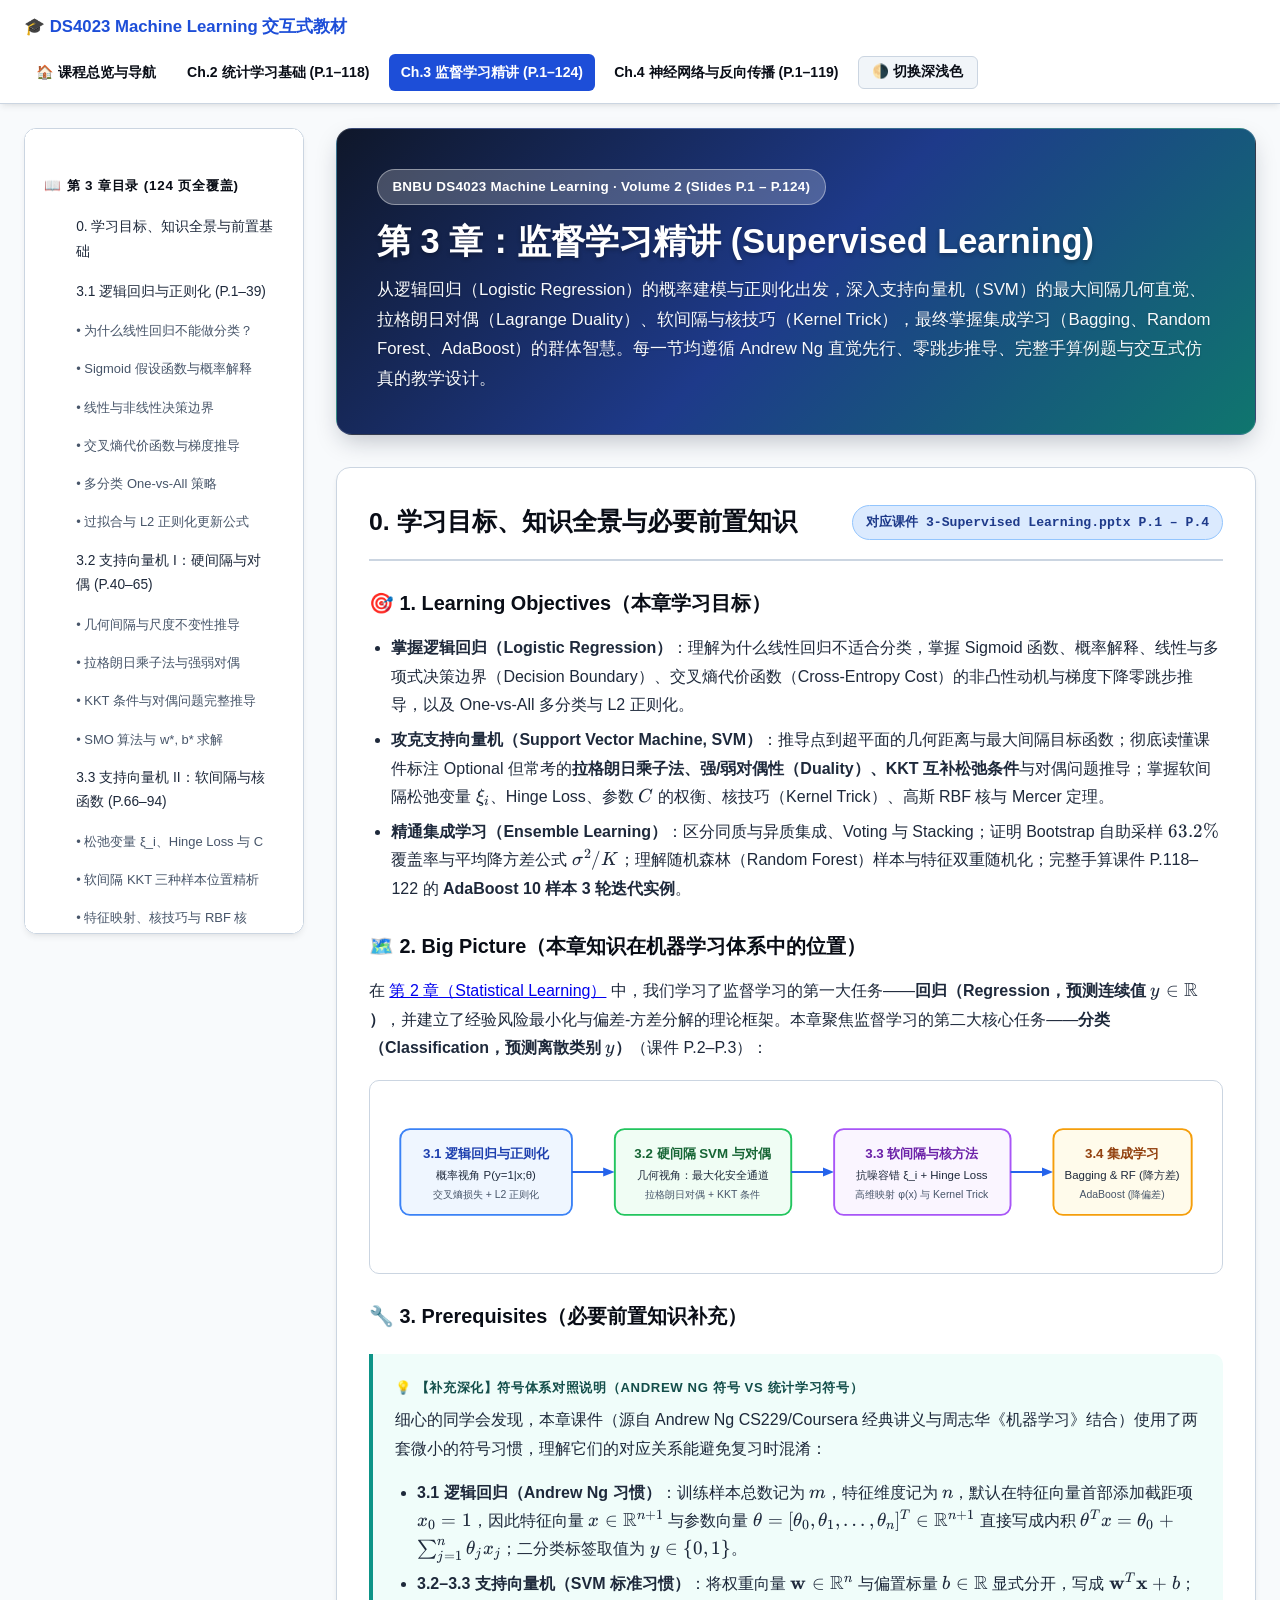
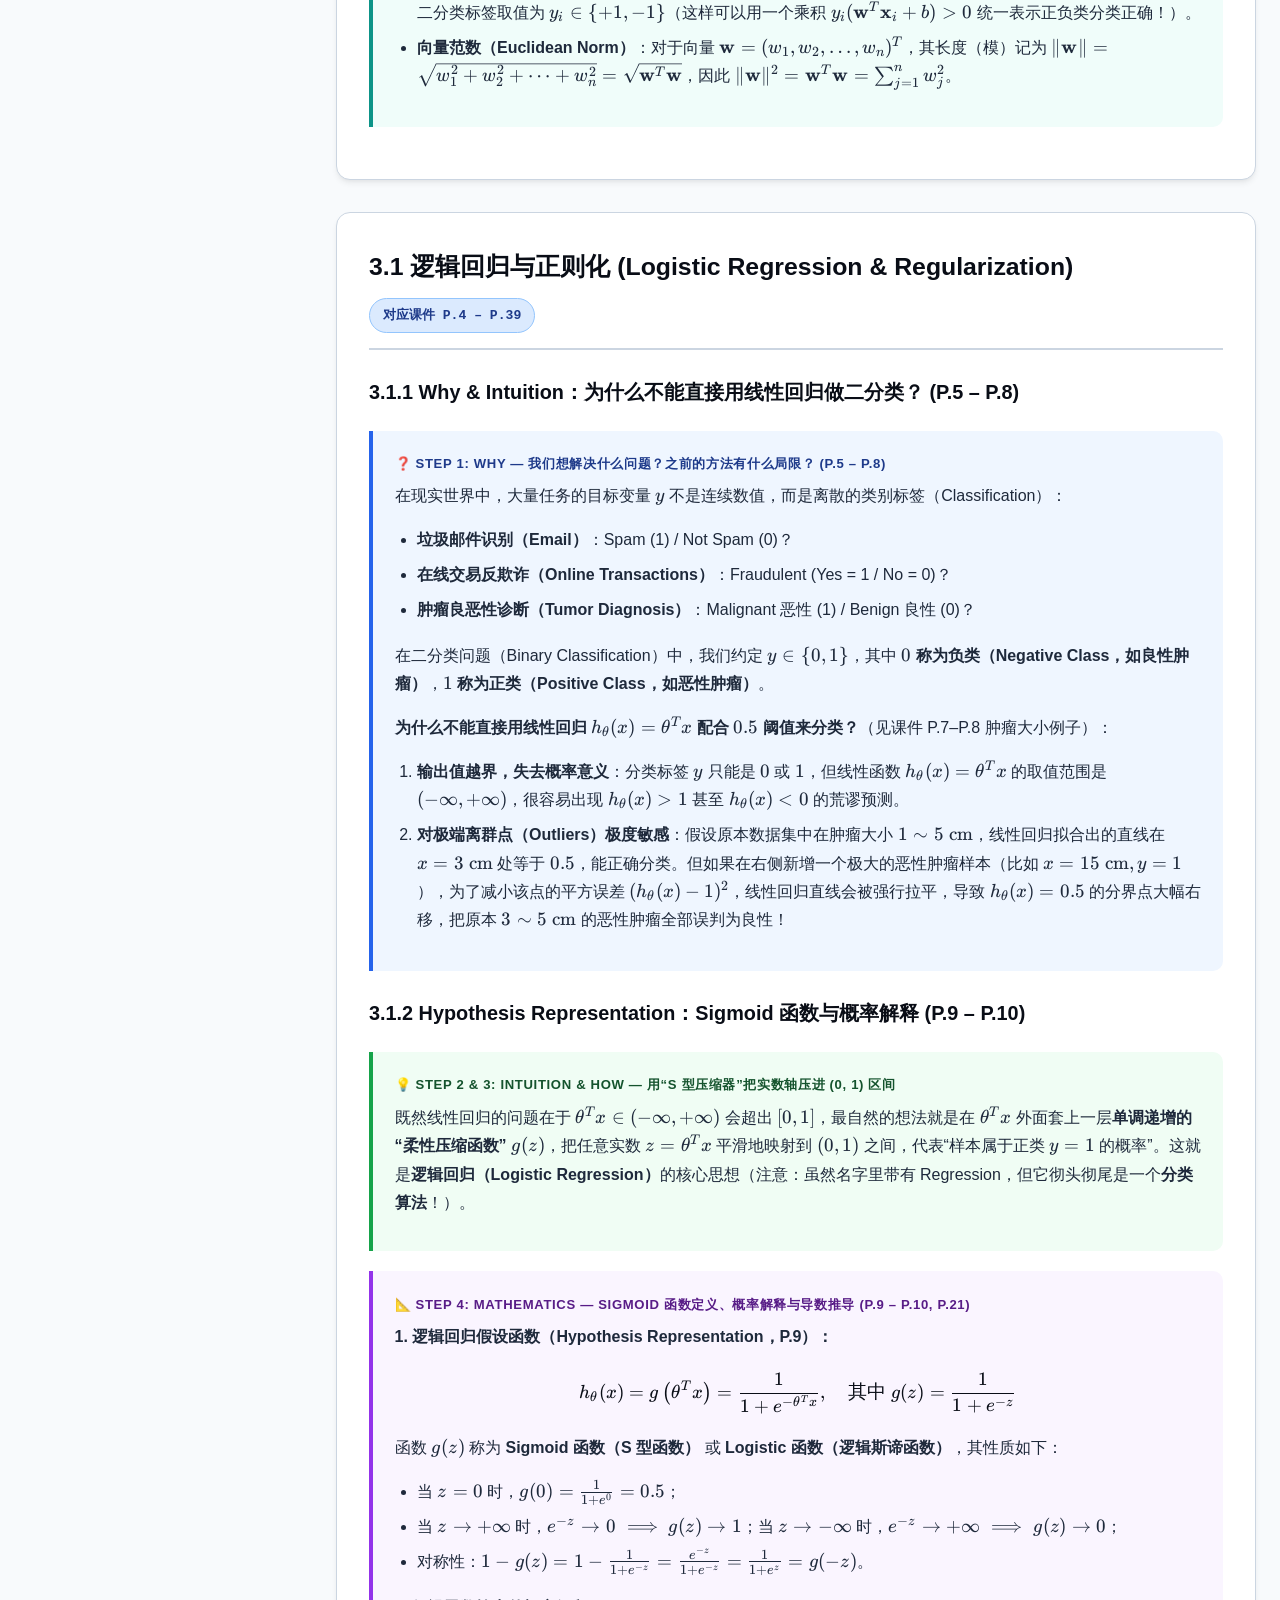
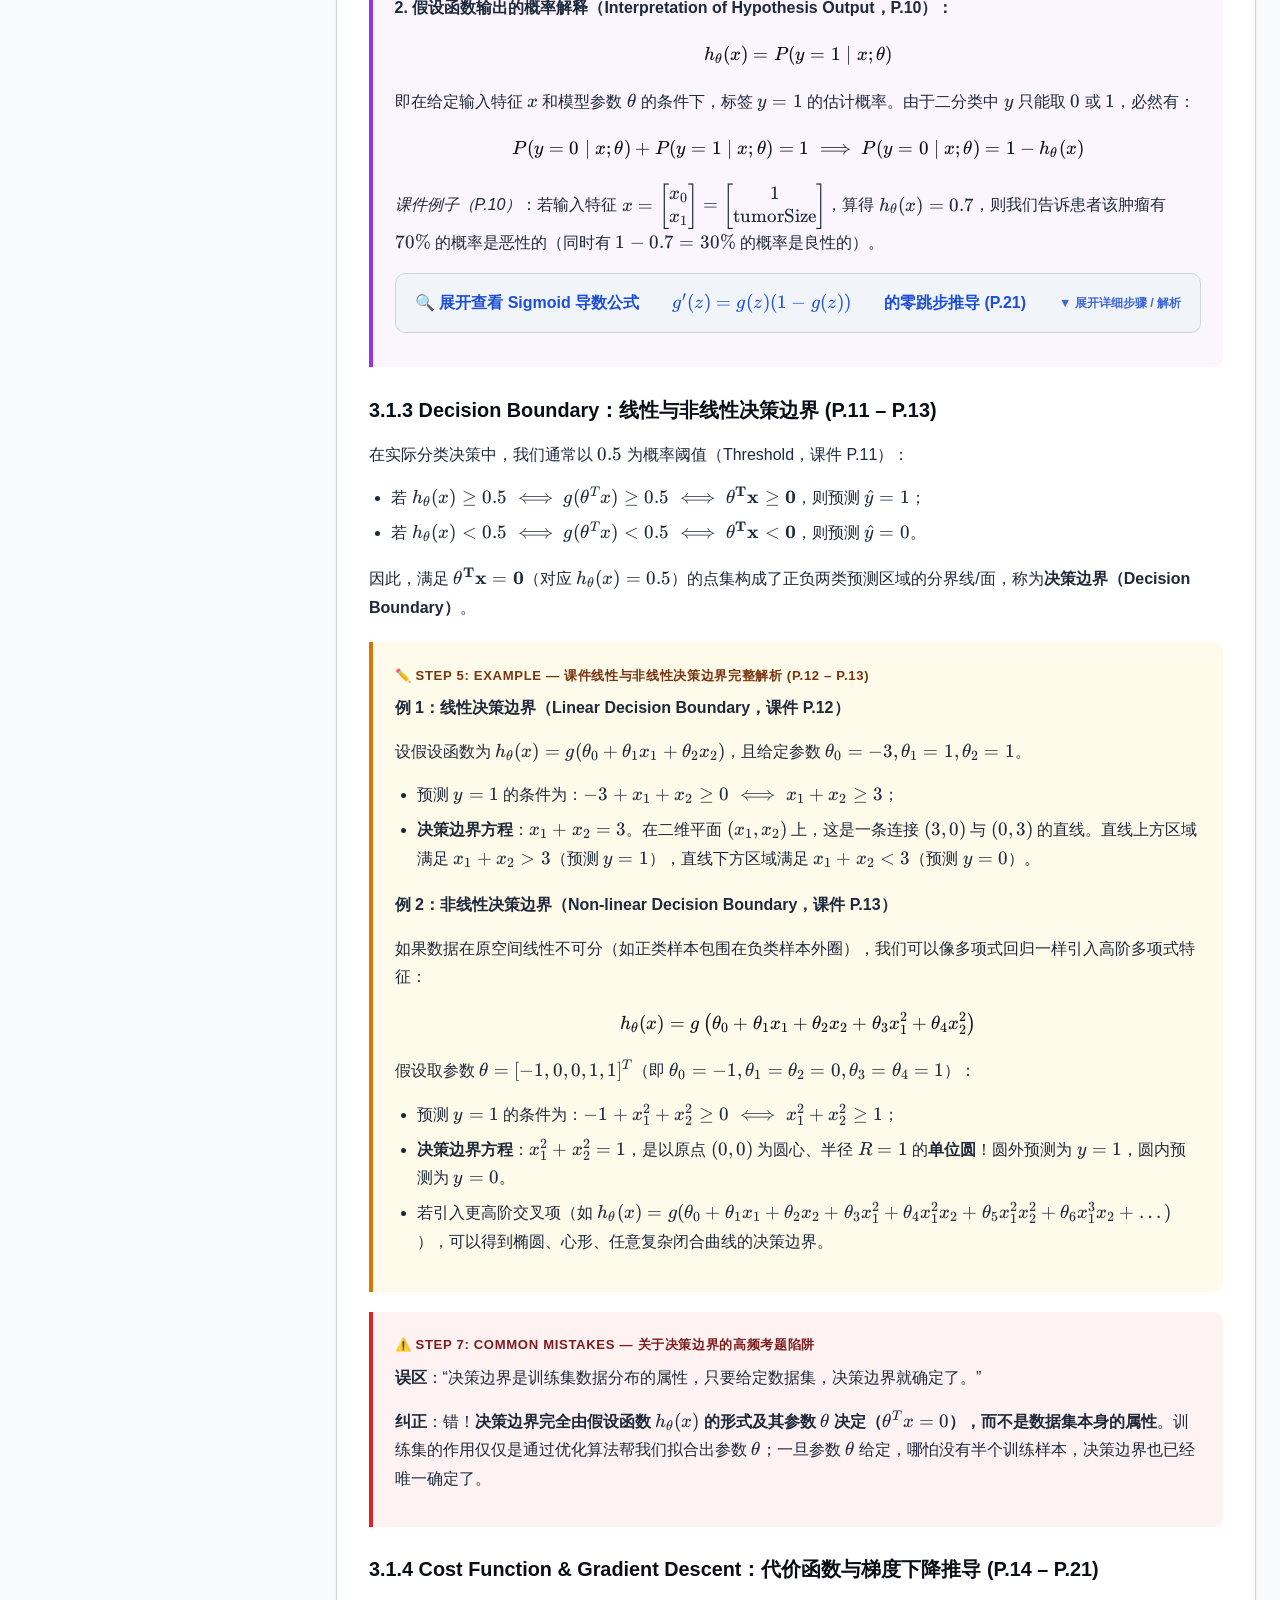
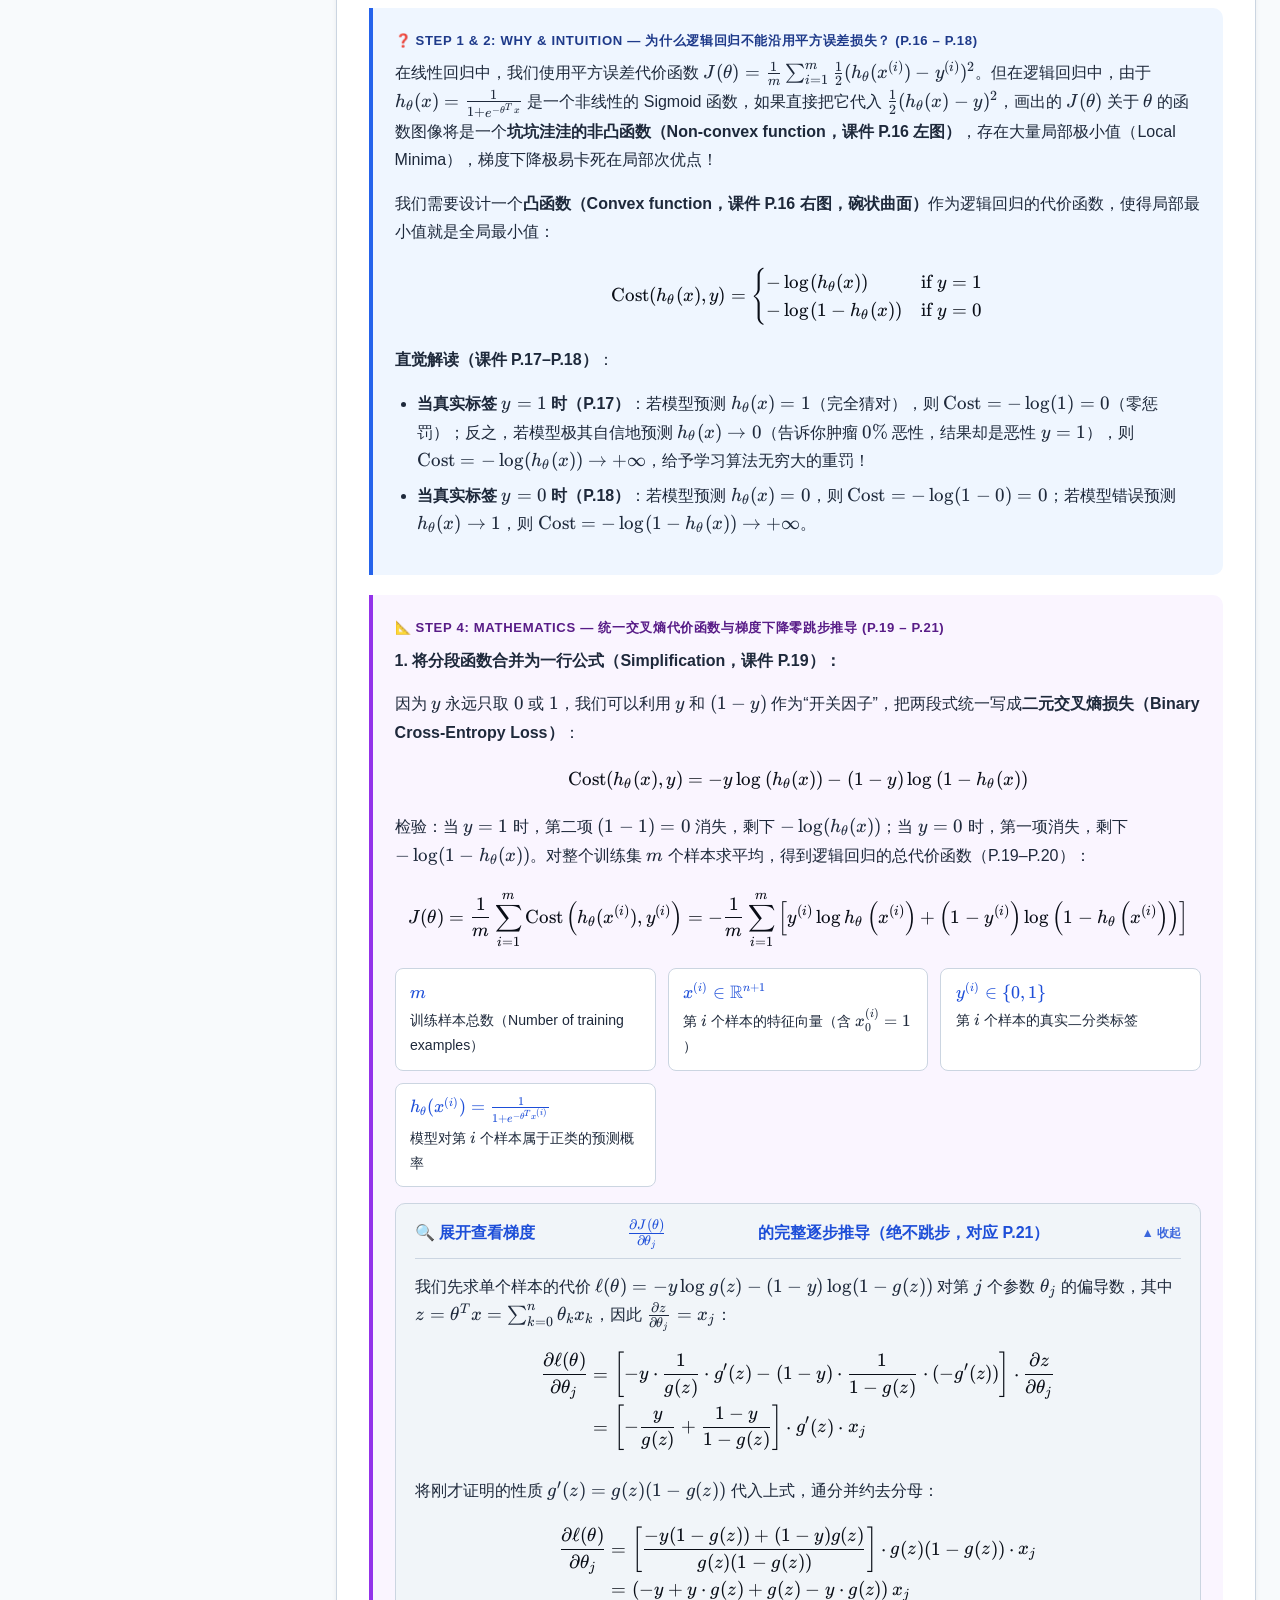
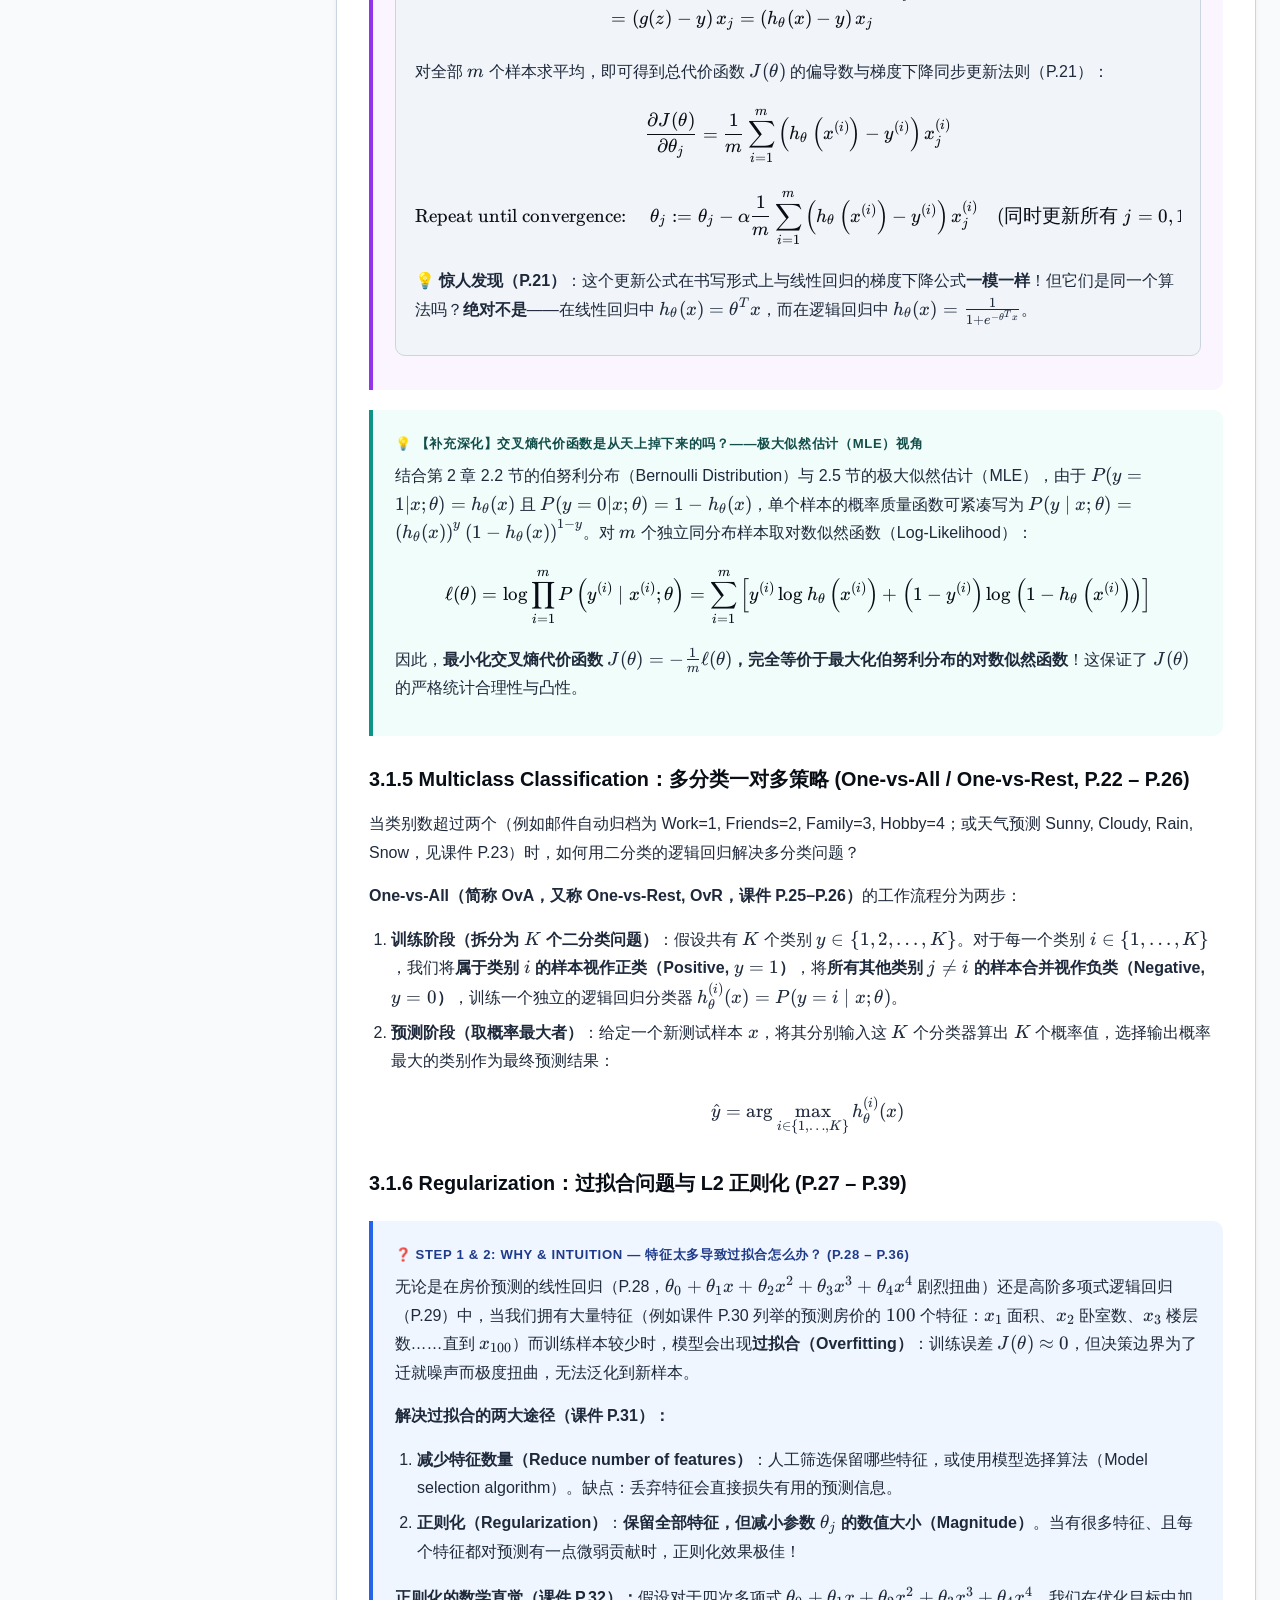
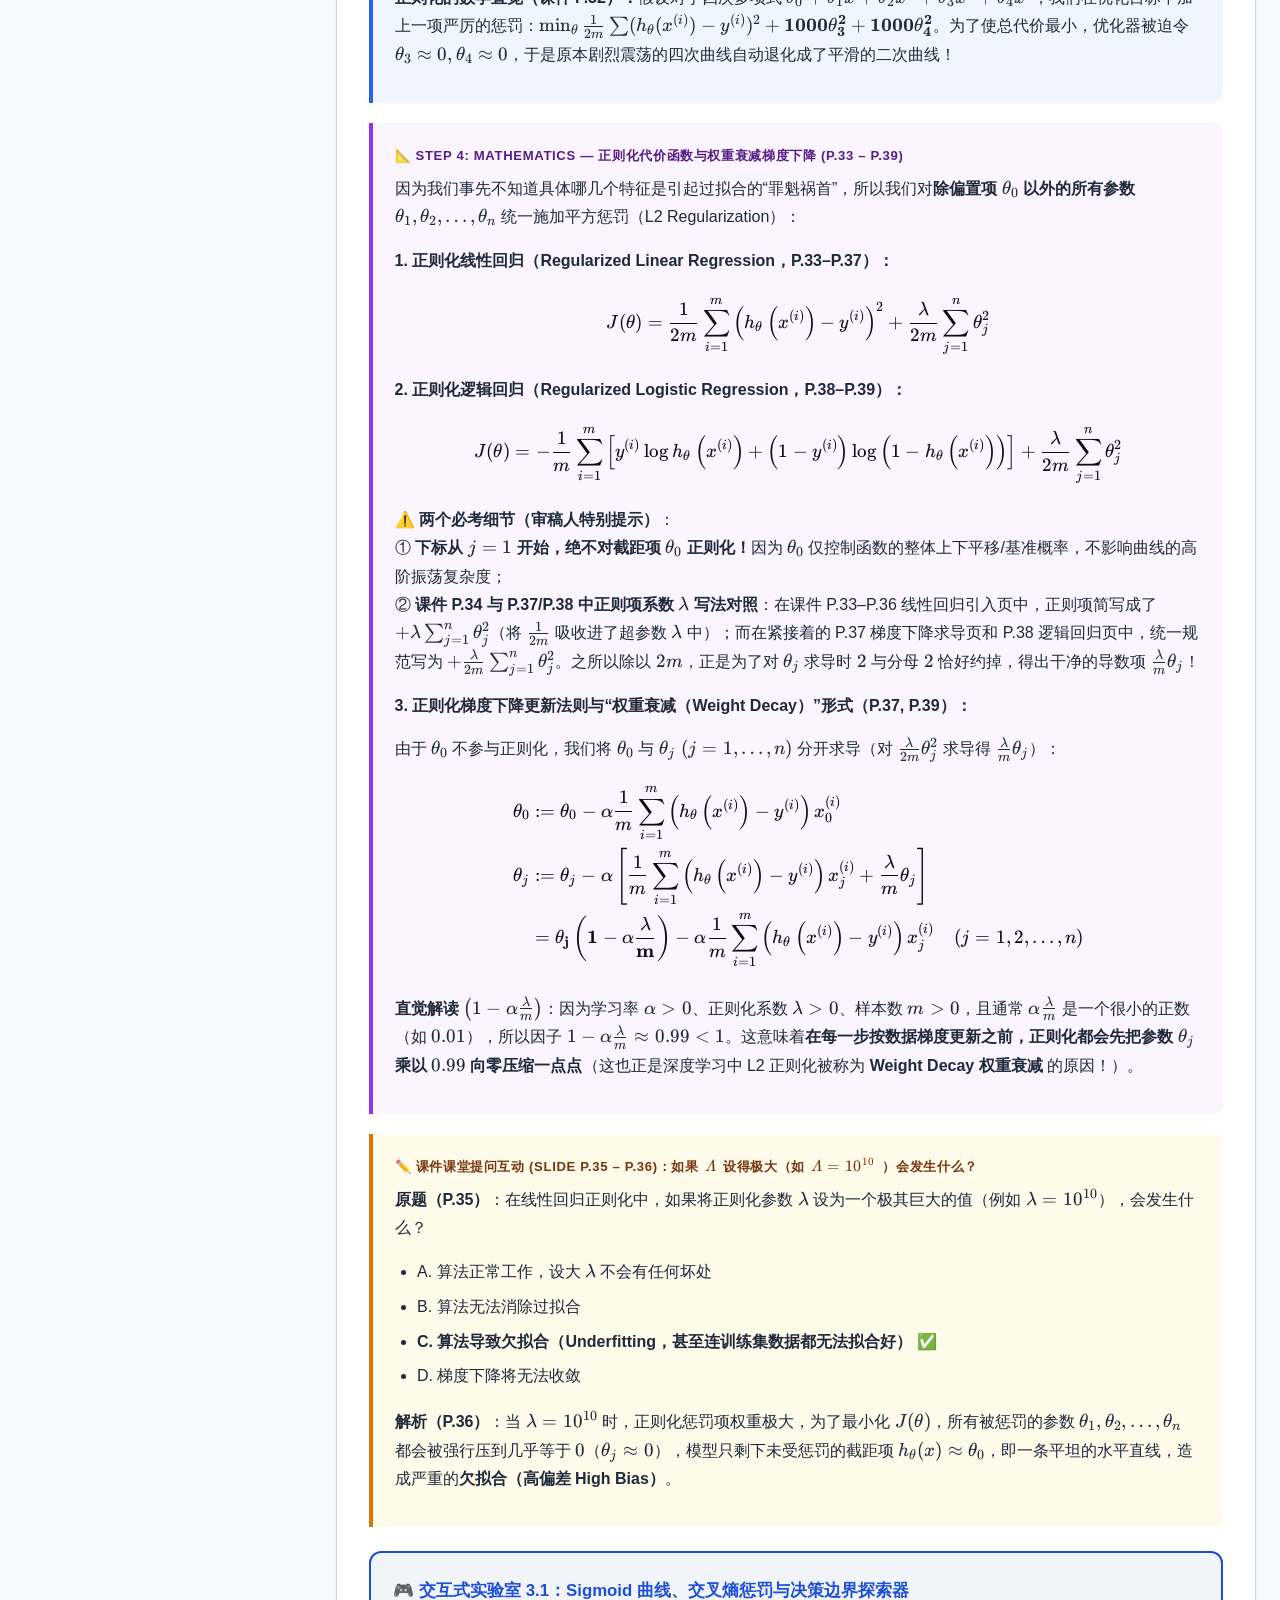
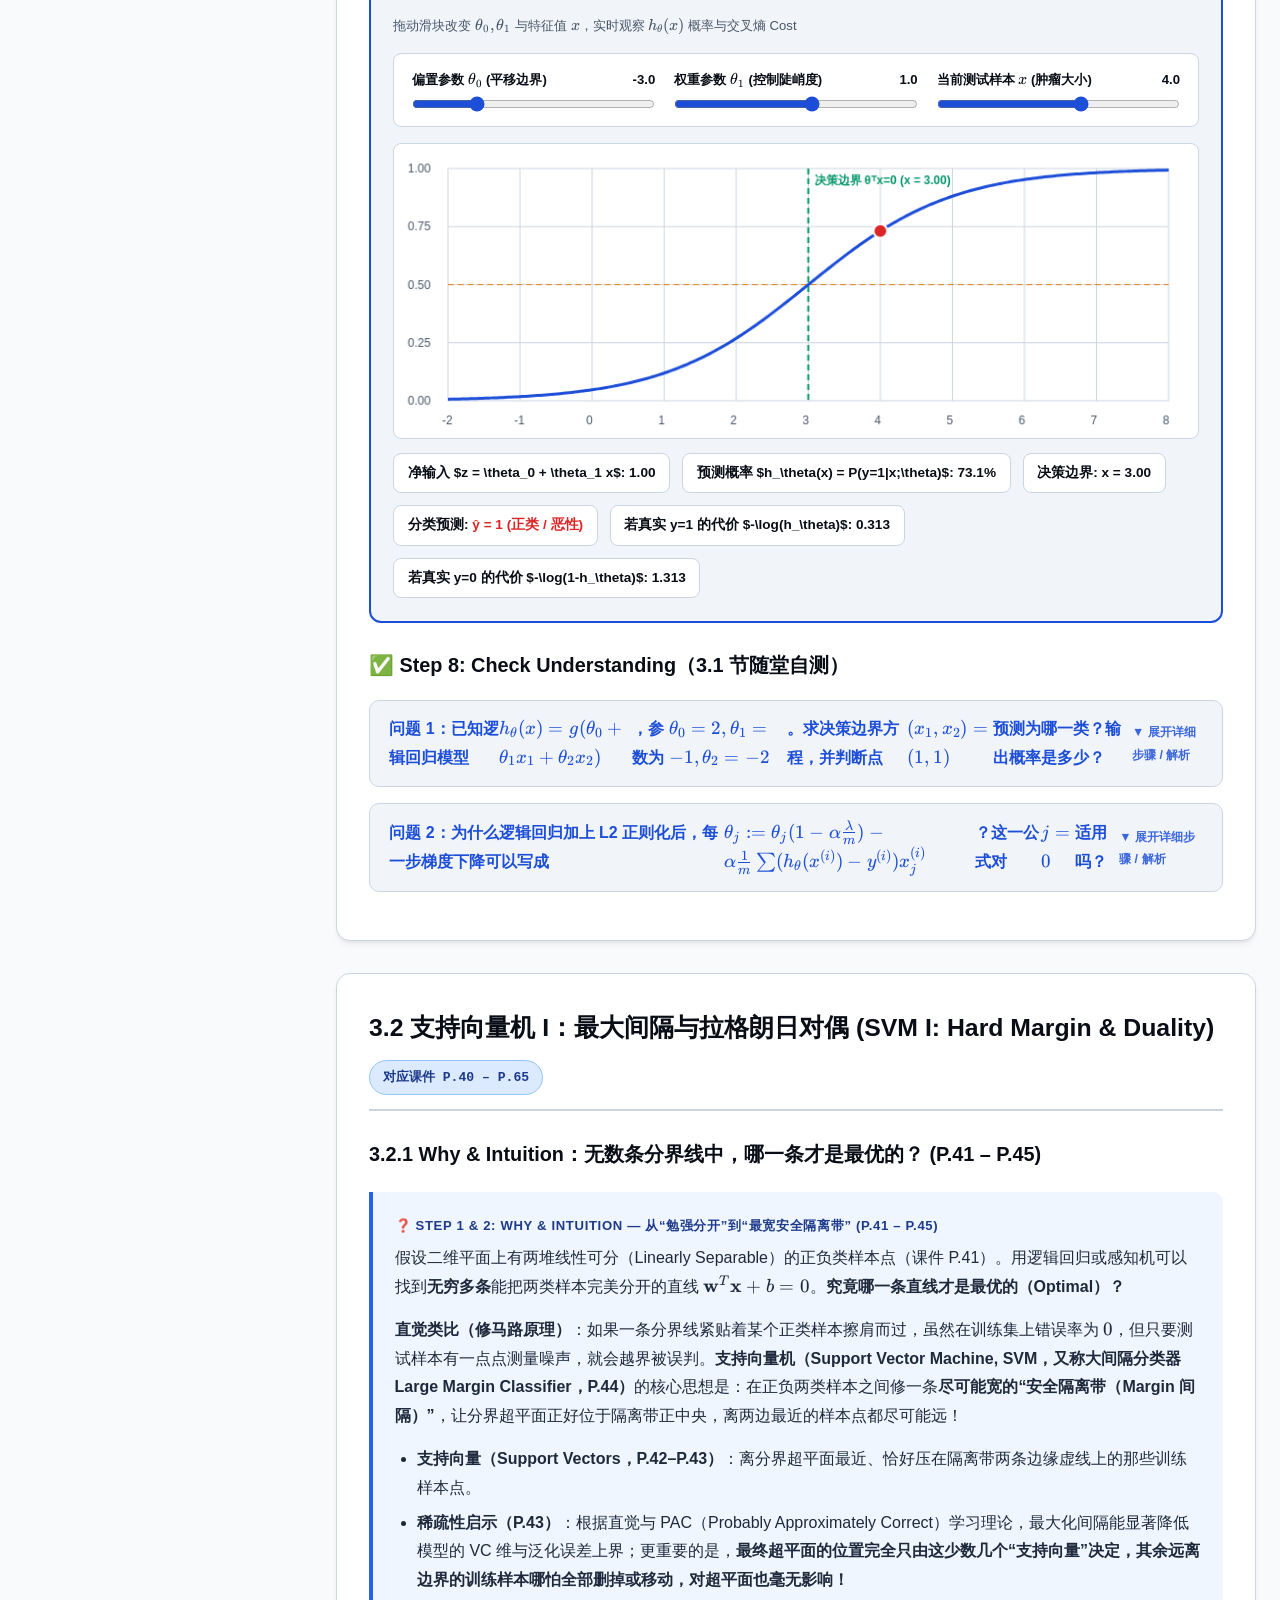
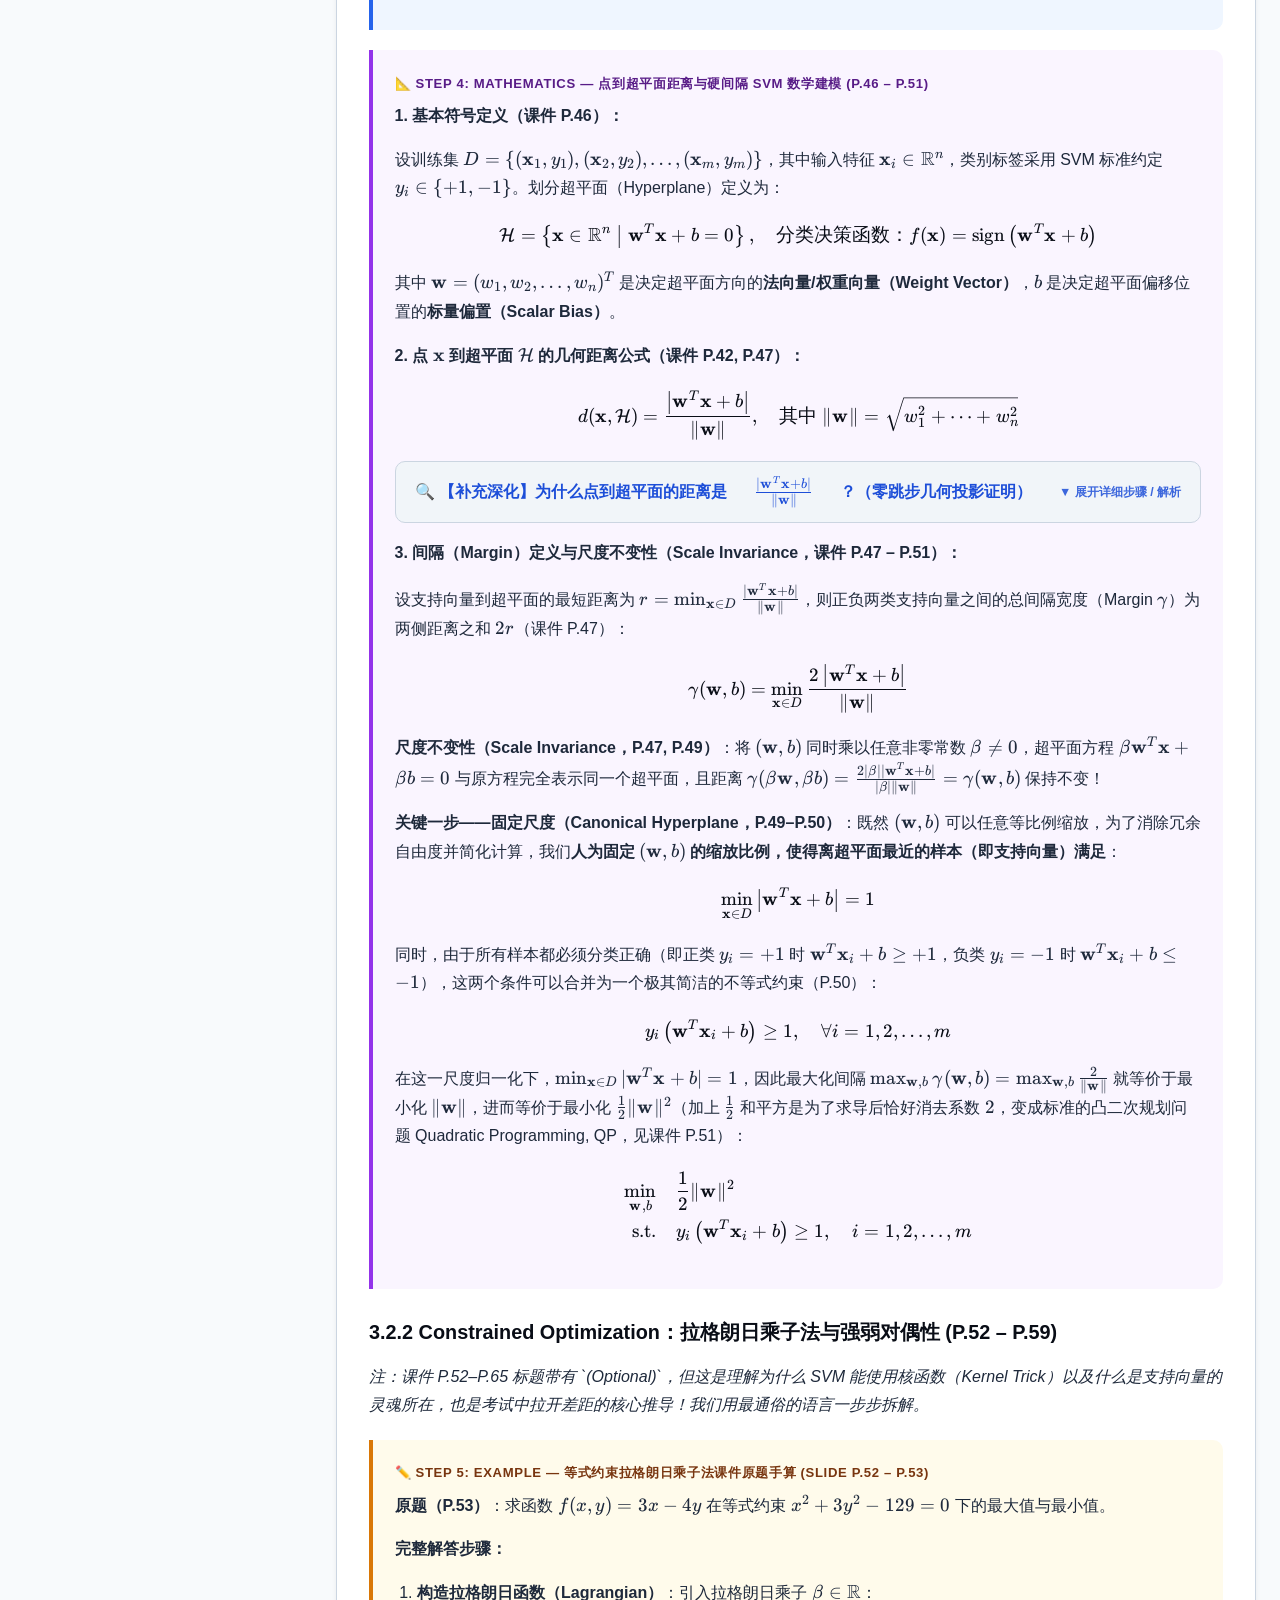
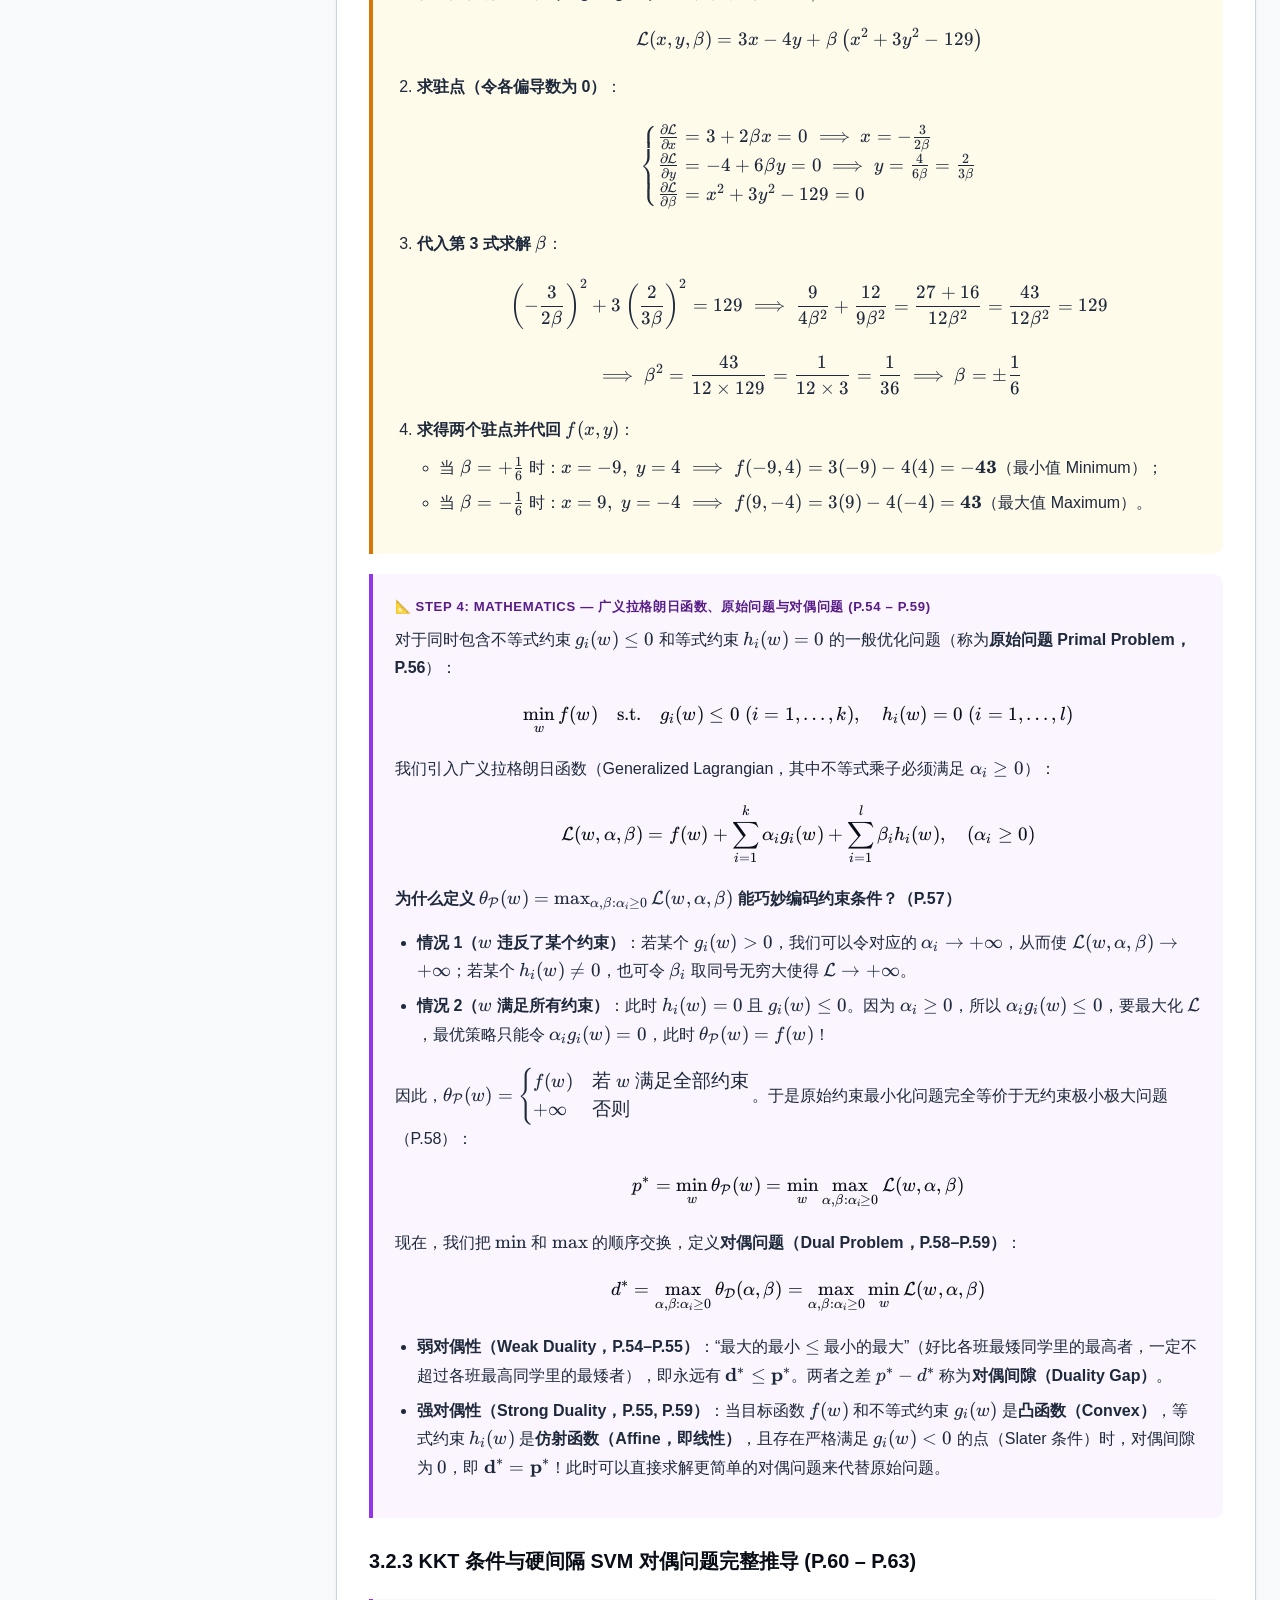
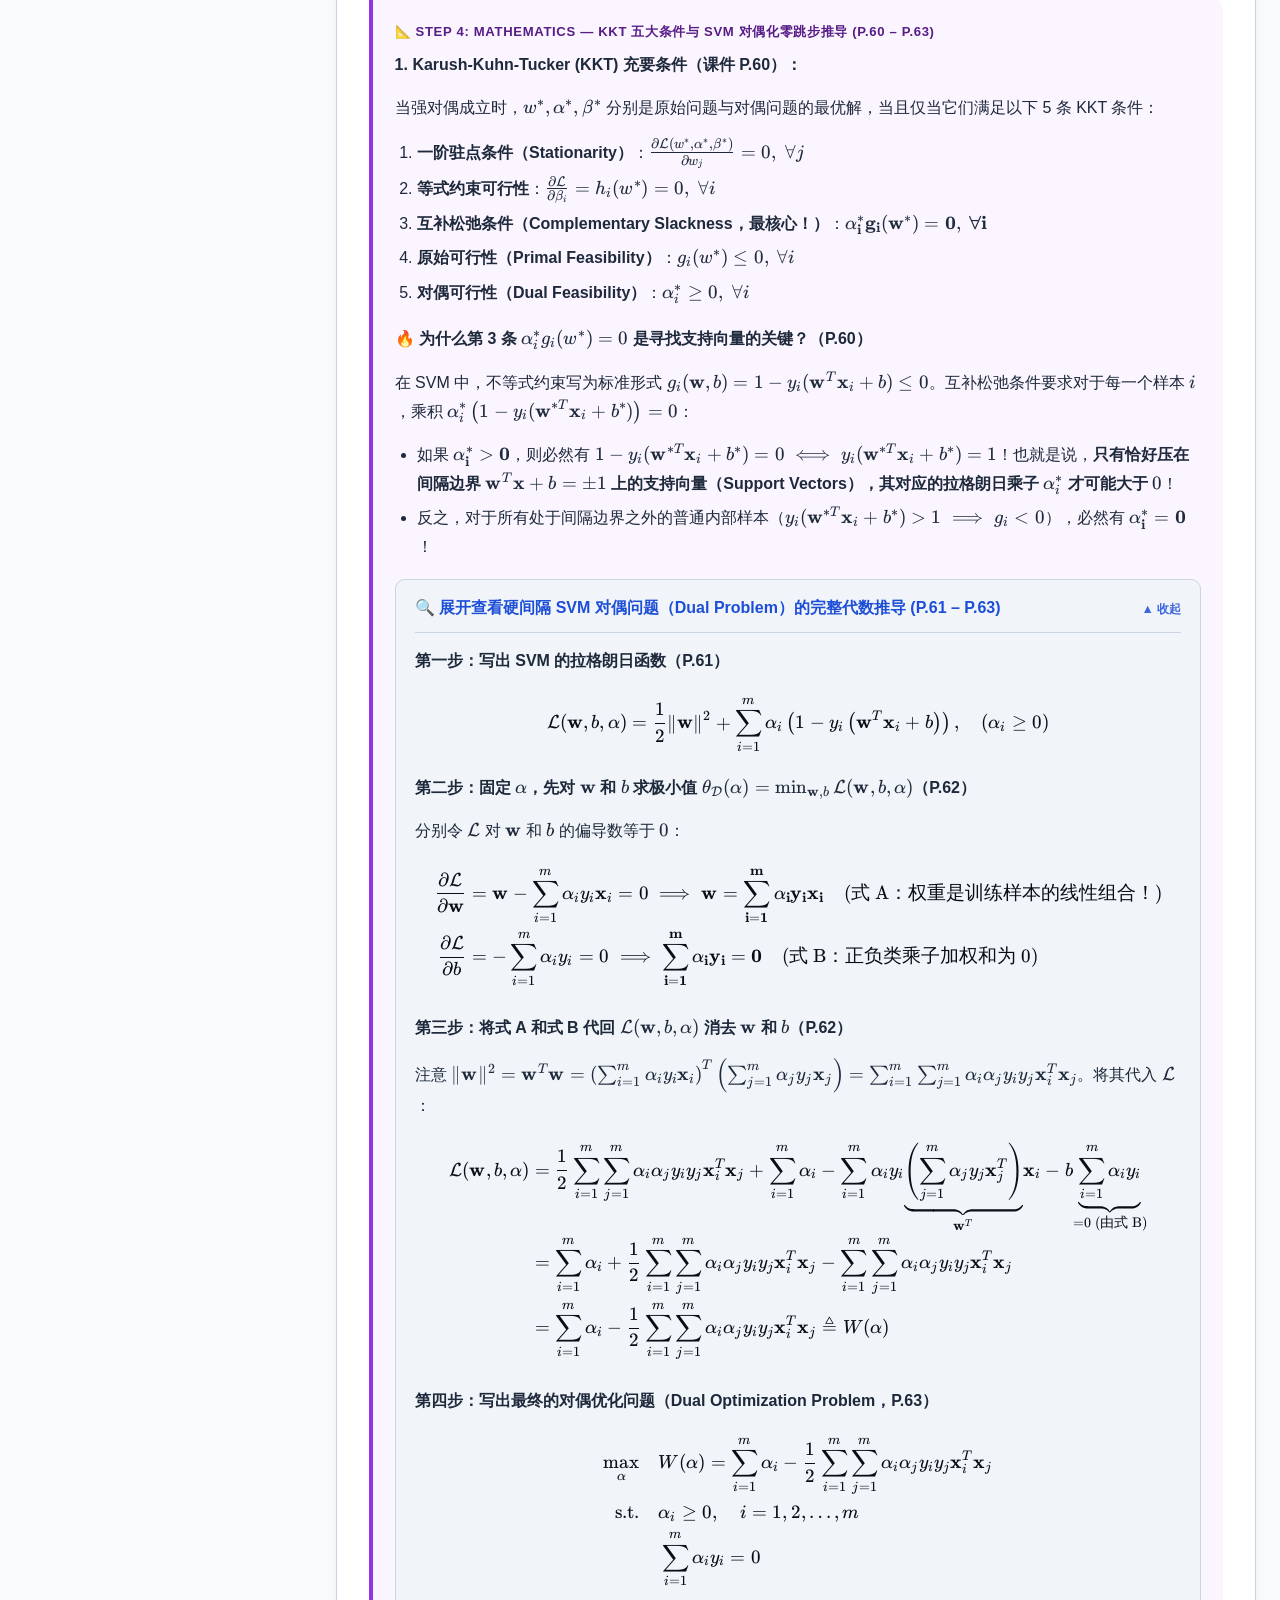
<file: chapter3-supervised-learning.html>
<!DOCTYPE html>
<html lang="zh-CN" data-theme="light">
<head>
<meta charset="UTF-8">
<meta name="viewport" content="width=device-width, initial-scale=1.0">
<title>第 3 章：监督学习精讲 (Supervised Learning) | DS4023 交互式教材</title>
<link rel="stylesheet" href="katex.min.css">
<script defer src="katex.min.js"></script>
<script defer src="auto-render.min.js" onload="renderMathInElement(document.body, {delimiters: [{left: '$$', right: '$$', display: true}, {left: '$', right: '$', display: false}]});"></script>
<style>
:root {
  --bg-primary: #f8fafc;
  --bg-secondary: #ffffff;
  --bg-tertiary: #f1f5f9;
  --text-primary: #090d16;
  --text-secondary: #1e293b;
  --text-muted: #475569;
  --accent-primary: #1d4ed8;
  --accent-secondary: #4338ca;
  --border-color: #cbd5e1;
  --card-shadow: 0 4px 6px -1px rgba(0,0,0,0.07), 0 2px 4px -2px rgba(0,0,0,0.05);
  --badge-bg: #dbeafe; --badge-border: #93c5fd; --badge-text: #1e3a8a;
  --why-bg: #eff6ff; --why-border: #2563eb; --why-text: #1e3a8a;
  --intuition-bg: #f0fdf4; --intuition-border: #16a34a; --intuition-text: #14532d;
  --math-bg: #faf5ff; --math-border: #9333ea; --math-text: #581c87;
  --example-bg: #fffbeb; --example-border: #d97706; --example-text: #78350f;
  --mistake-bg: #fef2f2; --mistake-border: #dc2626; --mistake-text: #7f1d1d;
  --supp-bg: #f0fdfa; --supp-border: #0d9488; --supp-text: #134e4a;
  --code-bg: #0f172a; --code-text: #f8fafc;
}
[data-theme="dark"] {
  --bg-primary: #0b1120;
  --bg-secondary: #1e293b;
  --bg-tertiary: #0f172a;
  --text-primary: #f8fafc;
  --text-secondary: #e2e8f0;
  --text-muted: #94a3b8;
  --accent-primary: #60a5fa;
  --accent-secondary: #818cf8;
  --border-color: #334155;
  --card-shadow: 0 4px 12px rgba(0,0,0,0.35);
  --badge-bg: rgba(59,130,246,0.2); --badge-border: #60a5fa; --badge-text: #bfdbfe;
  --why-bg: rgba(59,130,246,0.12); --why-border: #60a5fa; --why-text: #bfdbfe;
  --intuition-bg: rgba(34,197,94,0.12); --intuition-border: #4ade80; --intuition-text: #bbf7d0;
  --math-bg: rgba(168,85,247,0.12); --math-border: #c084fc; --math-text: #e9d5ff;
  --example-bg: rgba(245,158,11,0.12); --example-border: #fbbf24; --example-text: #fde68a;
  --mistake-bg: rgba(239,68,68,0.12); --mistake-border: #f87171; --mistake-text: #fecaca;
  --supp-bg: rgba(20,184,166,0.12); --supp-border: #2dd4bf; --supp-text: #99f6e4;
}
* { box-sizing: border-box; margin: 0; padding: 0; }
html { scroll-behavior: smooth; }
body {
  font-family: -apple-system, BlinkMacSystemFont, "Segoe UI", "PingFang SC", "Hiragino Sans GB", "Microsoft YaHei", sans-serif;
  background: var(--bg-primary);
  color: var(--text-primary);
  line-height: 1.78;
  font-size: 16px;
}
#progress-bar {
  position: fixed; top: 0; left: 0; height: 4px;
  background: linear-gradient(90deg, #2563eb, #7c3aed, #10b981);
  width: 0%; z-index: 1001; transition: width 0.1s;
}
.top-nav {
  position: sticky; top: 0; z-index: 1000;
  background: var(--bg-secondary);
  border-bottom: 1px solid var(--border-color);
  padding: 0.75rem 1.5rem;
  display: flex; align-items: center; justify-content: space-between;
  box-shadow: var(--card-shadow);
  flex-wrap: wrap; gap: 0.75rem;
}
.brand { font-weight: 800; font-size: 1.05rem; color: var(--accent-primary); text-decoration: none; display: flex; align-items: center; gap: 0.5rem; }
.nav-links { display: flex; gap: 0.45rem; flex-wrap: wrap; align-items: center; }
.nav-links a {
  text-decoration: none; color: var(--text-primary); font-size: 0.88rem;
  padding: 0.38rem 0.75rem; border-radius: 6px; font-weight: 600; transition: all 0.2s;
}
.nav-links a:hover, .nav-links a.active { background: var(--accent-primary); color: #ffffff !important; }
.theme-btn {
  background: var(--bg-tertiary); border: 1px solid var(--border-color);
  color: var(--text-primary); padding: 0.4rem 0.85rem; border-radius: 6px;
  cursor: pointer; font-size: 0.85rem; font-weight: 700;
}
.layout {
  display: grid; grid-template-columns: 280px 1fr; max-width: 1440px; margin: 0 auto; gap: 2rem; padding: 1.5rem;
}
.sidebar {
  position: sticky; top: 74px; height: calc(100vh - 94px); overflow-y: auto;
  background: var(--bg-secondary); border: 1px solid var(--border-color);
  border-radius: 12px; padding: 1.2rem; box-shadow: var(--card-shadow);
}
.sidebar h3 { font-size: 0.84rem; text-transform: uppercase; letter-spacing: 0.06em; color: var(--text-primary); font-weight: 800; margin-bottom: 0.75rem; }
.toc-list { list-style: none; }
.toc-list li { margin-bottom: 0.25rem; }
.toc-list a {
  display: block; text-decoration: none; color: var(--text-secondary);
  font-size: 0.86rem; padding: 0.35rem 0.6rem; border-radius: 6px; font-weight: 500; transition: all 0.15s;
}
.toc-list a:hover { background: var(--bg-tertiary); color: var(--accent-primary); font-weight: 700; }
.toc-sub { padding-left: 0.85rem; font-size: 0.81rem !important; color: var(--text-muted) !important; }
main { min-width: 0; }
.hero {
  background: linear-gradient(135deg, #0f172a 0%, #1e3a8a 50%, #0f766e 100%);
  color: #ffffff !important;
  border-radius: 16px;
  padding: 2.5rem;
  margin-bottom: 2rem;
  box-shadow: 0 10px 25px -5px rgba(15, 23, 42, 0.25);
  border: 1px solid rgba(255, 255, 255, 0.15);
}
.hero-badge {
  display: inline-block;
  background: rgba(255, 255, 255, 0.22);
  color: #ffffff !important;
  border: 1px solid rgba(255, 255, 255, 0.4);
  padding: 0.32rem 0.9rem;
  border-radius: 999px;
  font-size: 0.84rem;
  font-weight: 700;
  margin-bottom: 0.9rem;
  letter-spacing: 0.02em;
}
.hero h1 {
  font-size: 2.15rem;
  font-weight: 800;
  margin-bottom: 0.75rem;
  line-height: 1.25;
  color: #ffffff !important;
  text-shadow: 0 2px 4px rgba(0, 0, 0, 0.3);
}
.hero p {
  font-size: 1.05rem;
  color: #f8fafc !important;
  opacity: 1;
  max-width: 900px;
  line-height: 1.78;
  font-weight: 500;
  margin-bottom: 0;
  text-shadow: 0 1px 2px rgba(0, 0, 0, 0.2);
}
.section-card {
  background: var(--bg-secondary); border: 1px solid var(--border-color);
  border-radius: 14px; padding: 2rem; margin-bottom: 2rem; box-shadow: var(--card-shadow);
}
.section-header {
  display: flex; align-items: center; justify-content: space-between; flex-wrap: wrap;
  gap: 0.6rem; border-bottom: 2px solid var(--border-color); padding-bottom: 0.9rem; margin-bottom: 1.5rem;
}
.section-header h2 { font-size: 1.55rem; font-weight: 800; color: var(--text-primary); }
.slide-badge {
  background: var(--badge-bg); border: 1px solid var(--badge-border);
  color: var(--badge-text); font-size: 0.82rem; font-weight: 800;
  padding: 0.3rem 0.8rem; border-radius: 999px; font-family: monospace;
}
h3 { font-size: 1.24rem; font-weight: 800; margin: 1.6rem 0 0.8rem; color: var(--text-primary); }
h4 { font-size: 1.06rem; font-weight: 700; margin: 1.2rem 0 0.5rem; color: var(--text-primary); }
p { margin-bottom: 0.95rem; color: var(--text-secondary); }
ul, ol { margin: 0.6rem 0 1.1rem 1.4rem; color: var(--text-secondary); }
li { margin-bottom: 0.4rem; }
.ped-box {
  border-left: 4px solid; border-radius: 0 10px 10px 0;
  padding: 1.15rem 1.35rem; margin: 1.25rem 0;
}
.ped-label {
  font-size: 0.82rem; font-weight: 800; text-transform: uppercase; letter-spacing: 0.05em;
  display: inline-flex; align-items: center; gap: 0.4rem; margin-bottom: 0.45rem;
}
.box-why { background: var(--why-bg); border-color: var(--why-border); }
.box-why .ped-label { color: var(--why-text); }
.box-intuition { background: var(--intuition-bg); border-color: var(--intuition-border); }
.box-intuition .ped-label { color: var(--intuition-text); }
.box-math { background: var(--math-bg); border-color: var(--math-border); }
.box-math .ped-label { color: var(--math-text); }
.box-example { background: var(--example-bg); border-color: var(--example-border); }
.box-example .ped-label { color: var(--example-text); }
.box-mistake { background: var(--mistake-bg); border-color: var(--mistake-border); }
.box-mistake .ped-label { color: var(--mistake-text); }
.box-supp { background: var(--supp-bg); border-color: var(--supp-border); }
.box-supp .ped-label { color: var(--supp-text); }

.symbol-grid {
  display: grid; grid-template-columns: repeat(auto-fit, minmax(230px, 1fr));
  gap: 0.75rem; margin: 0.9rem 0;
}
.symbol-item {
  background: var(--bg-secondary); border: 1px solid var(--border-color);
  border-radius: 8px; padding: 0.65rem 0.9rem; font-size: 0.88rem; color: var(--text-secondary);
}
.symbol-item strong { color: var(--accent-primary); display: block; margin-bottom: 0.15rem; font-size: 0.92rem; }

details {
  background: var(--bg-tertiary); border: 1px solid var(--border-color);
  border-radius: 10px; padding: 0.9rem 1.2rem; margin: 1rem 0;
}
summary {
  cursor: pointer; font-weight: 700; color: var(--accent-primary);
  list-style: none; display: flex; align-items: center; justify-content: space-between;
}
summary::-webkit-details-marker { display: none; }
summary::after { content: "▼ 展开详细步骤 / 解析"; font-size: 0.78rem; opacity: 0.85; }
details[open] summary::after { content: "▲ 收起"; }
details[open] summary { margin-bottom: 0.85rem; padding-bottom: 0.6rem; border-bottom: 1px solid var(--border-color); }

.table-wrap { overflow-x: auto; margin: 1.1rem 0; }
table { width: 100%; border-collapse: collapse; font-size: 0.9rem; }
th, td { border: 1px solid var(--border-color); padding: 0.65rem 0.85rem; text-align: left; color: var(--text-secondary); }
th { background: var(--bg-tertiary); font-weight: 800; color: var(--text-primary); }
tr:nth-child(even) td { background: rgba(148,163,184,0.06); }

.interactive-panel {
  background: var(--bg-tertiary); border: 2px solid var(--accent-primary);
  border-radius: 12px; padding: 1.4rem; margin: 1.5rem 0;
}
.interactive-header {
  display: flex; align-items: center; justify-content: space-between; flex-wrap: wrap;
  gap: 0.5rem; margin-bottom: 1rem;
}
.interactive-title { font-weight: 800; color: var(--accent-primary); font-size: 1.05rem; }
.controls-row {
  display: flex; flex-wrap: wrap; gap: 1.2rem; align-items: center;
  background: var(--bg-secondary); padding: 0.9rem 1.1rem; border-radius: 8px;
  border: 1px solid var(--border-color); margin-bottom: 1rem;
}
.control-group { display: flex; flex-direction: column; gap: 0.25rem; min-width: 170px; flex: 1; }
.control-group label { font-size: 0.82rem; font-weight: 700; color: var(--text-primary); display: flex; justify-content: space-between; }
.control-group input[type="range"] { width: 100%; accent-color: var(--accent-primary); cursor: pointer; }
.btn {
  background: var(--accent-primary); color: #ffffff !important; border: none;
  padding: 0.45rem 0.95rem; border-radius: 6px; font-weight: 700; cursor: pointer; font-size: 0.86rem; text-decoration: none;
}
.btn-secondary { background: #475569; color: #ffffff !important; }
canvas {
  background: var(--bg-secondary); border: 1px solid var(--border-color);
  border-radius: 8px; width: 100%; max-width: 100%; display: block;
}
.stat-badges { display: flex; gap: 0.75rem; flex-wrap: wrap; margin-top: 0.85rem; }
.stat-badge {
  background: var(--bg-secondary); border: 1px solid var(--border-color);
  padding: 0.45rem 0.85rem; border-radius: 8px; font-size: 0.85rem; font-weight: 600; color: var(--text-primary);
}
.svg-diagram {
  background: var(--bg-secondary); border: 1px solid var(--border-color);
  border-radius: 10px; padding: 1rem; margin: 1.1rem 0; text-align: center; overflow-x: auto;
}
@media (max-width: 960px) {
  .layout { grid-template-columns: 1fr; }
  .sidebar { position: static; height: auto; }
}
</style>
  <link rel="stylesheet" href="reading.css">
</head>
<body>
<div id="progress-bar"></div>

<nav class="top-nav">
  <a href="index.html" class="brand">🎓 DS4023 Machine Learning 交互式教材</a>
  <div class="nav-links">
    <a href="index.html">🏠 课程总览与导航</a>
    <a href="chapter2-statistical-learning.html">Ch.2 统计学习基础 (P.1–118)</a>
    <a href="chapter3-supervised-learning.html" class="active">Ch.3 监督学习精讲 (P.1–124)</a>
    <a href="chapter4-neural-networks.html">Ch.4 神经网络与反向传播 (P.1–119)</a>
    <button class="theme-btn" onclick="toggleTheme()">🌗 切换深浅色</button>
  </div>
</nav>

<div class="layout">
  <aside class="sidebar">
    <h3>📖 第 3 章目录 (124 页全覆盖)</h3>
    <ul class="toc-list">
      <li><a href="#sec-overview">0. 学习目标、知识全景与前置基础</a></li>
      <li><a href="#sec-3-1">3.1 逻辑回归与正则化 (P.1–39)</a></li>
      <li><a href="#sec-3-1-why" class="toc-sub">• 为什么线性回归不能做分类？</a></li>
      <li><a href="#sec-3-1-sig" class="toc-sub">• Sigmoid 假设函数与概率解释</a></li>
      <li><a href="#sec-3-1-db" class="toc-sub">• 线性与非线性决策边界</a></li>
      <li><a href="#sec-3-1-cost" class="toc-sub">• 交叉熵代价函数与梯度推导</a></li>
      <li><a href="#sec-3-1-ova" class="toc-sub">• 多分类 One-vs-All 策略</a></li>
      <li><a href="#sec-3-1-reg" class="toc-sub">• 过拟合与 L2 正则化更新公式</a></li>
      <li><a href="#sec-3-2">3.2 支持向量机 I：硬间隔与对偶 (P.40–65)</a></li>
      <li><a href="#sec-3-2-margin" class="toc-sub">• 几何间隔与尺度不变性推导</a></li>
      <li><a href="#sec-3-2-lagrange" class="toc-sub">• 拉格朗日乘子法与强弱对偶</a></li>
      <li><a href="#sec-3-2-kkt" class="toc-sub">• KKT 条件与对偶问题完整推导</a></li>
      <li><a href="#sec-3-2-smo" class="toc-sub">• SMO 算法与 w*, b* 求解</a></li>
      <li><a href="#sec-3-3">3.3 支持向量机 II：软间隔与核函数 (P.66–94)</a></li>
      <li><a href="#sec-3-3-soft" class="toc-sub">• 松弛变量 ξ_i、Hinge Loss 与 C</a></li>
      <li><a href="#sec-3-3-kkt" class="toc-sub">• 软间隔 KKT 三种样本位置精析</a></li>
      <li><a href="#sec-3-3-kernel" class="toc-sub">• 特征映射、核技巧与 RBF 核</a></li>
      <li><a href="#sec-3-3-mercer" class="toc-sub">• Mercer 定理与核函数选型指南</a></li>
      <li><a href="#sec-3-4">3.4 集成学习：Bagging、RF 与 Boosting (P.95–124)</a></li>
      <li><a href="#sec-3-4-intro" class="toc-sub">• 同质/异质集成、投票与 Stacking</a></li>
      <li><a href="#sec-3-4-bagging" class="toc-sub">• Bagging (0.632 证明与降方差推导)</a></li>
      <li><a href="#sec-3-4-rf" class="toc-sub">• 随机森林 (Random Forest) 双重随机性</a></li>
      <li><a href="#sec-3-4-adaboost" class="toc-sub">• AdaBoost 原理与 10 样本 3 轮手算</a></li>
      <li><a href="#sec-cheatsheet">5. 核心公式速查表 (Formula Cheat Sheet)</a></li>
      <li><a href="#sec-traps">6. 常见考试陷阱与概念辨析</a></li>
      <li><a href="#sec-practice">7. 分层练习题与详细解析</a></li>
      <li><a href="#sec-checklist">8. 原课件 124 页全覆盖核对表</a></li>
    </ul>
  </aside>

  <main>
    <div class="hero">
      <div class="hero-badge">BNBU DS4023 Machine Learning · Volume 2 (Slides P.1 – P.124)</div>
      <h1>第 3 章：监督学习精讲 (Supervised Learning)</h1>
      <p>从逻辑回归（Logistic Regression）的概率建模与正则化出发，深入支持向量机（SVM）的最大间隔几何直觉、拉格朗日对偶（Lagrange Duality）、软间隔与核技巧（Kernel Trick），最终掌握集成学习（Bagging、Random Forest、AdaBoost）的群体智慧。每一节均遵循 Andrew Ng 直觉先行、零跳步推导、完整手算例题与交互式仿真的教学设计。</p>
    </div>

    <!-- Section 0: Overview -->
    <section class="section-card" id="sec-overview">
      <div class="section-header">
        <h2>0. 学习目标、知识全景与必要前置知识</h2>
        <span class="slide-badge">对应课件 3-Supervised Learning.pptx P.1 – P.4</span>
      </div>

      <h3>🎯 1. Learning Objectives（本章学习目标）</h3>
      <ul>
        <li><strong>掌握逻辑回归（Logistic Regression）</strong>：理解为什么线性回归不适合分类，掌握 Sigmoid 函数、概率解释、线性与多项式决策边界（Decision Boundary）、交叉熵代价函数（Cross-Entropy Cost）的非凸性动机与梯度下降零跳步推导，以及 One-vs-All 多分类与 L2 正则化。</li>
        <li><strong>攻克支持向量机（Support Vector Machine, SVM）</strong>：推导点到超平面的几何距离与最大间隔目标函数；彻底读懂课件标注 Optional 但常考的<strong>拉格朗日乘子法、强/弱对偶性（Duality）、KKT 互补松弛条件</strong>与对偶问题推导；掌握软间隔松弛变量 $\xi_i$、Hinge Loss、参数 $C$ 的权衡、核技巧（Kernel Trick）、高斯 RBF 核与 Mercer 定理。</li>
        <li><strong>精通集成学习（Ensemble Learning）</strong>：区分同质与异质集成、Voting 与 Stacking；证明 Bootstrap 自助采样 $63.2\%$ 覆盖率与平均降方差公式 $\sigma^2/K$；理解随机森林（Random Forest）样本与特征双重随机化；完整手算课件 P.118–122 的 <strong>AdaBoost 10 样本 3 轮迭代实例</strong>。</li>
      </ul>

      <h3>🗺️ 2. Big Picture（本章知识在机器学习体系中的位置）</h3>
      <p>在 <a href="chapter2-statistical-learning.html">第 2 章（Statistical Learning）</a> 中，我们学习了监督学习的第一大任务——<strong>回归（Regression，预测连续值 $y \in \mathbb{R}$）</strong>，并建立了经验风险最小化与偏差-方差分解的理论框架。本章聚焦监督学习的第二大核心任务——<strong>分类（Classification，预测离散类别 $y$）</strong>（课件 P.2–P.3）：</p>
      <div class="svg-diagram">
        <svg viewBox="0 0 860 150" width="100%" height="150">
          <defs>
            <marker id="arrow" viewBox="0 0 10 10" refX="6" refY="5" markerWidth="6" markerHeight="6" orient="auto-start-reverse">
              <path d="M 0 1 L 10 5 L 0 9 z" fill="#2563eb"/>
            </marker>
          </defs>
          <rect x="15" y="30" width="180" height="90" rx="10" fill="#eff6ff" stroke="#3b82f6" stroke-width="2"/>
          <text x="105" y="60" text-anchor="middle" font-weight="bold" fill="#1e40af" font-size="14">3.1 逻辑回归与正则化</text>
          <text x="105" y="82" text-anchor="middle" fill="#1e293b" font-size="12">概率视角 P(y=1|x;θ)</text>
          <text x="105" y="102" text-anchor="middle" fill="#475569" font-size="11">交叉熵损失 + L2 正则化</text>

          <line x1="195" y1="75" x2="235" y2="75" stroke="#2563eb" stroke-width="2" marker-end="url(#arrow)"/>

          <rect x="240" y="30" width="185" height="90" rx="10" fill="#f0fdf4" stroke="#22c55e" stroke-width="2"/>
          <text x="332" y="60" text-anchor="middle" font-weight="bold" fill="#166534" font-size="14">3.2 硬间隔 SVM 与对偶</text>
          <text x="332" y="82" text-anchor="middle" fill="#1e293b" font-size="12">几何视角：最大化安全通道</text>
          <text x="332" y="102" text-anchor="middle" fill="#475569" font-size="11">拉格朗日对偶 + KKT 条件</text>

          <line x1="425" y1="75" x2="465" y2="75" stroke="#2563eb" stroke-width="2" marker-end="url(#arrow)"/>

          <rect x="470" y="30" width="185" height="90" rx="10" fill="#faf5ff" stroke="#a855f7" stroke-width="2"/>
          <text x="562" y="60" text-anchor="middle" font-weight="bold" fill="#6b21a8" font-size="14">3.3 软间隔与核方法</text>
          <text x="562" y="82" text-anchor="middle" fill="#1e293b" font-size="12">抗噪容错 ξ_i + Hinge Loss</text>
          <text x="562" y="102" text-anchor="middle" fill="#475569" font-size="11">高维映射 φ(x) 与 Kernel Trick</text>

          <line x1="655" y1="75" x2="695" y2="75" stroke="#2563eb" stroke-width="2" marker-end="url(#arrow)"/>

          <rect x="700" y="30" width="145" height="90" rx="10" fill="#fffbeb" stroke="#f59e0b" stroke-width="2"/>
          <text x="772" y="60" text-anchor="middle" font-weight="bold" fill="#92400e" font-size="14">3.4 集成学习</text>
          <text x="772" y="82" text-anchor="middle" fill="#1e293b" font-size="12">Bagging &amp; RF (降方差)</text>
          <text x="772" y="102" text-anchor="middle" fill="#475569" font-size="11">AdaBoost (降偏差)</text>
        </svg>
      </div>

      <h3>🔧 3. Prerequisites（必要前置知识补充）</h3>
      <div class="ped-box box-supp">
        <div class="ped-label">💡 【补充深化】符号体系对照说明（Andrew Ng 符号 vs 统计学习符号）</div>
        <p>细心的同学会发现，本章课件（源自 Andrew Ng CS229/Coursera 经典讲义与周志华《机器学习》结合）使用了两套微小的符号习惯，理解它们的对应关系能避免复习时混淆：</p>
        <ul>
          <li><strong>3.1 逻辑回归（Andrew Ng 习惯）</strong>：训练样本总数记为 $m$，特征维度记为 $n$，默认在特征向量首部添加截距项 $x_0 = 1$，因此特征向量 $x \in \mathbb{R}^{n+1}$ 与参数向量 $\theta = [\theta_0, \theta_1, \dots, \theta_n]^T \in \mathbb{R}^{n+1}$ 直接写成内积 $\theta^T x = \theta_0 + \sum_{j=1}^n \theta_j x_j$；二分类标签取值为 $y \in \{0, 1\}$。</li>
          <li><strong>3.2–3.3 支持向量机（SVM 标准习惯）</strong>：将权重向量 $\mathbf{w} \in \mathbb{R}^n$ 与偏置标量 $b \in \mathbb{R}$ 显式分开，写成 $\mathbf{w}^T\mathbf{x} + b$；二分类标签取值为 $y_i \in \{+1, -1\}$（这样可以用一个乘积 $y_i(\mathbf{w}^T\mathbf{x}_i+b) > 0$ 统一表示正负类分类正确！）。</li>
          <li><strong>向量范数（Euclidean Norm）</strong>：对于向量 $\mathbf{w} = (w_1, w_2, \dots, w_n)^T$，其长度（模）记为 $\|\mathbf{w}\| = \sqrt{w_1^2 + w_2^2 + \dots + w_n^2} = \sqrt{\mathbf{w}^T\mathbf{w}}$，因此 $\|\mathbf{w}\|^2 = \mathbf{w}^T\mathbf{w} = \sum_{j=1}^n w_j^2$。</li>
        </ul>
      </div>
    </section>

    <!-- ================================================================= -->
    <!-- CHAPTER 3.1: LOGISTIC REGRESSION & REGULARIZATION                 -->
    <!-- ================================================================= -->
    <section class="section-card" id="sec-3-1">
      <div class="section-header">
        <h2>3.1 逻辑回归与正则化 (Logistic Regression &amp; Regularization)</h2>
        <span class="slide-badge">对应课件 P.4 – P.39</span>
      </div>

      <h3 id="sec-3-1-why">3.1.1 Why &amp; Intuition：为什么不能直接用线性回归做二分类？ (P.5 – P.8)</h3>
      <div class="ped-box box-why">
        <div class="ped-label">❓ Step 1: Why — 我们想解决什么问题？之前的方法有什么局限？ (P.5 – P.8)</div>
        <p>在现实世界中，大量任务的目标变量 $y$ 不是连续数值，而是离散的类别标签（Classification）：</p>
        <ul>
          <li><strong>垃圾邮件识别（Email）</strong>：Spam (1) / Not Spam (0)？</li>
          <li><strong>在线交易反欺诈（Online Transactions）</strong>：Fraudulent (Yes = 1 / No = 0)？</li>
          <li><strong>肿瘤良恶性诊断（Tumor Diagnosis）</strong>：Malignant 恶性 (1) / Benign 良性 (0)？</li>
        </ul>
        <p>在二分类问题（Binary Classification）中，我们约定 $y \in \{0, 1\}$，其中 <strong>$0$ 称为负类（Negative Class，如良性肿瘤）</strong>，<strong>$1$ 称为正类（Positive Class，如恶性肿瘤）</strong>。</p>
        <p><strong>为什么不能直接用线性回归 $h_\theta(x) = \theta^T x$ 配合 $0.5$ 阈值来分类？</strong>（见课件 P.7–P.8 肿瘤大小例子）：</p>
        <ol>
          <li><strong>输出值越界，失去概率意义</strong>：分类标签 $y$ 只能是 $0$ 或 $1$，但线性函数 $h_\theta(x) = \theta^T x$ 的取值范围是 $(-\infty, +\infty)$，很容易出现 $h_\theta(x) > 1$ 甚至 $h_\theta(x) < 0$ 的荒谬预测。</li>
          <li><strong>对极端离群点（Outliers）极度敏感</strong>：假设原本数据集中在肿瘤大小 $1\sim 5\text{ cm}$，线性回归拟合出的直线在 $x=3\text{ cm}$ 处等于 $0.5$，能正确分类。但如果在右侧新增一个极大的恶性肿瘤样本（比如 $x=15\text{ cm}, y=1$），为了减小该点的平方误差 $(h_\theta(x)-1)^2$，线性回归直线会被强行拉平，导致 $h_\theta(x)=0.5$ 的分界点大幅右移，把原本 $3\sim 5\text{ cm}$ 的恶性肿瘤全部误判为良性！</li>
        </ol>
      </div>

      <h3 id="sec-3-1-sig">3.1.2 Hypothesis Representation：Sigmoid 函数与概率解释 (P.9 – P.10)</h3>
      <div class="ped-box box-intuition">
        <div class="ped-label">💡 Step 2 &amp; 3: Intuition &amp; How — 用“S 型压缩器”把实数轴压进 (0, 1) 区间</div>
        <p>既然线性回归的问题在于 $\theta^T x \in (-\infty, +\infty)$ 会超出 $[0,1]$，最自然的想法就是在 $\theta^T x$ 外面套上一层<strong>单调递增的“柔性压缩函数” $g(z)$</strong>，把任意实数 $z = \theta^T x$ 平滑地映射到 $(0, 1)$ 之间，代表“样本属于正类 $y=1$ 的概率”。这就是<strong>逻辑回归（Logistic Regression）</strong>的核心思想（注意：虽然名字里带有 Regression，但它彻头彻尾是一个<strong>分类算法</strong>！）。</p>
      </div>

      <div class="ped-box box-math">
        <div class="ped-label">📐 Step 4: Mathematics — Sigmoid 函数定义、概率解释与导数推导 (P.9 – P.10, P.21)</div>
        <p><strong>1. 逻辑回归假设函数（Hypothesis Representation，P.9）：</strong></p>
        $$h_\theta(x) = g\left(\theta^T x\right) = \frac{1}{1 + e^{-\theta^T x}}, \quad \text{其中 } g(z) = \frac{1}{1 + e^{-z}}$$
        <p>函数 $g(z)$ 称为 <strong>Sigmoid 函数（S 型函数）</strong> 或 <strong>Logistic 函数（逻辑斯谛函数）</strong>，其性质如下：</p>
        <ul>
          <li>当 $z = 0$ 时，$g(0) = \frac{1}{1+e^0} = 0.5$；</li>
          <li>当 $z \to +\infty$ 时，$e^{-z} \to 0 \implies g(z) \to 1$；当 $z \to -\infty$ 时，$e^{-z} \to +\infty \implies g(z) \to 0$；</li>
          <li>对称性：$1 - g(z) = 1 - \frac{1}{1+e^{-z}} = \frac{e^{-z}}{1+e^{-z}} = \frac{1}{1+e^z} = g(-z)$。</li>
        </ul>

        <p><strong>2. 假设函数输出的概率解释（Interpretation of Hypothesis Output，P.10）：</strong></p>
        $$h_\theta(x) = P(y = 1 \mid x; \theta)$$
        <p>即在给定输入特征 $x$ 和模型参数 $\theta$ 的条件下，标签 $y=1$ 的估计概率。由于二分类中 $y$ 只能取 $0$ 或 $1$，必然有：</p>
        $$P(y=0 \mid x; \theta) + P(y=1 \mid x; \theta) = 1 \implies P(y=0 \mid x; \theta) = 1 - h_\theta(x)$$
        <p><em>课件例子（P.10）</em>：若输入特征 $x = \begin{bmatrix} x_0 \\ x_1 \end{bmatrix} = \begin{bmatrix} 1 \\ \text{tumorSize} \end{bmatrix}$，算得 $h_\theta(x) = 0.7$，则我们告诉患者该肿瘤有 $70\%$ 的概率是恶性的（同时有 $1 - 0.7 = 30\%$ 的概率是良性的）。</p>

        <details>
          <summary>🔍 展开查看 Sigmoid 导数公式 $g'(z) = g(z)(1 - g(z))$ 的零跳步推导 (P.21)</summary>
          <p>在后续推导逻辑回归梯度下降时，我们需要用到 $g(z) = (1 + e^{-z})^{-1}$ 对 $z$ 的导数。利用复合函数求导链式法则：</p>
          $$\begin{aligned}
          g'(z) &= \frac{d}{dz}\left(1 + e^{-z}\right)^{-1} \\
          &= -1 \cdot \left(1 + e^{-z}\right)^{-2} \cdot \frac{d}{dz}\left(1 + e^{-z}\right) \\
          &= -\frac{1}{\left(1 + e^{-z}\right)^2} \cdot \left(-e^{-z}\right) = \frac{e^{-z}}{\left(1 + e^{-z}\right)^2} \\
          &= \underbrace{\frac{1}{1 + e^{-z}}}_{g(z)} \cdot \underbrace{\frac{(1 + e^{-z}) - 1}{1 + e^{-z}}}_{1 - g(z)} = g(z)\left(1 - g(z)\right)
          \end{aligned}$$
          <p>这个极其优美的性质意味着：只要前向算出了 $a = g(z)$，导数直接就是 $a(1-a)$，无需重复计算指数函数！</p>
        </details>
      </div>

      <h3 id="sec-3-1-db">3.1.3 Decision Boundary：线性与非线性决策边界 (P.11 – P.13)</h3>
      <p>在实际分类决策中，我们通常以 $0.5$ 为概率阈值（Threshold，课件 P.11）：</p>
      <ul>
        <li>若 $h_\theta(x) \ge 0.5 \iff g(\theta^T x) \ge 0.5 \iff \mathbf{\theta^T x \ge 0}$，则预测 $\hat{y} = 1$；</li>
        <li>若 $h_\theta(x) < 0.5 \iff g(\theta^T x) < 0.5 \iff \mathbf{\theta^T x < 0}$，则预测 $\hat{y} = 0$。</li>
      </ul>
      <p>因此，满足 $\mathbf{\theta^T x = 0}$（对应 $h_\theta(x) = 0.5$）的点集构成了正负两类预测区域的分界线/面，称为<strong>决策边界（Decision Boundary）</strong>。</p>

      <div class="ped-box box-example">
        <div class="ped-label">✏️ Step 5: Example — 课件线性与非线性决策边界完整解析 (P.12 – P.13)</div>
        <p><strong>例 1：线性决策边界（Linear Decision Boundary，课件 P.12）</strong></p>
        <p>设假设函数为 $h_\theta(x) = g(\theta_0 + \theta_1 x_1 + \theta_2 x_2)$，且给定参数 $\theta_0 = -3, \theta_1 = 1, \theta_2 = 1$。</p>
        <ul>
          <li>预测 $y=1$ 的条件为：$-3 + x_1 + x_2 \ge 0 \iff x_1 + x_2 \ge 3$；</li>
          <li><strong>决策边界方程</strong>：$x_1 + x_2 = 3$。在二维平面 $(x_1, x_2)$ 上，这是一条连接 $(3, 0)$ 与 $(0, 3)$ 的直线。直线上方区域满足 $x_1+x_2 > 3$（预测 $y=1$），直线下方区域满足 $x_1+x_2 < 3$（预测 $y=0$）。</li>
        </ul>
        <p><strong>例 2：非线性决策边界（Non-linear Decision Boundary，课件 P.13）</strong></p>
        <p>如果数据在原空间线性不可分（如正类样本包围在负类样本外圈），我们可以像多项式回归一样引入高阶多项式特征：</p>
        $$h_\theta(x) = g\left(\theta_0 + \theta_1 x_1 + \theta_2 x_2 + \theta_3 x_1^2 + \theta_4 x_2^2\right)$$
        <p>假设取参数 $\theta = [-1, 0, 0, 1, 1]^T$（即 $\theta_0=-1, \theta_1=\theta_2=0, \theta_3=\theta_4=1$）：</p>
        <ul>
          <li>预测 $y=1$ 的条件为：$-1 + x_1^2 + x_2^2 \ge 0 \iff x_1^2 + x_2^2 \ge 1$；</li>
          <li><strong>决策边界方程</strong>：$x_1^2 + x_2^2 = 1$，是以原点 $(0,0)$ 为圆心、半径 $R=1$ 的<strong>单位圆</strong>！圆外预测为 $y=1$，圆内预测为 $y=0$。</li>
          <li>若引入更高阶交叉项（如 $h_\theta(x) = g(\theta_0 + \theta_1 x_1 + \theta_2 x_2 + \theta_3 x_1^2 + \theta_4 x_1^2 x_2 + \theta_5 x_1^2 x_2^2 + \theta_6 x_1^3 x_2 + \dots)$），可以得到椭圆、心形、任意复杂闭合曲线的决策边界。</li>
        </ul>
      </div>

      <div class="ped-box box-mistake">
        <div class="ped-label">⚠️ Step 7: Common Mistakes — 关于决策边界的高频考题陷阱</div>
        <p><strong>误区</strong>：“决策边界是训练集数据分布的属性，只要给定数据集，决策边界就确定了。”</p>
        <p><strong>纠正</strong>：错！<strong>决策边界完全由假设函数 $h_\theta(x)$ 的形式及其参数 $\theta$ 决定（$\theta^T x = 0$），而不是数据集本身的属性</strong>。训练集的作用仅仅是通过优化算法帮我们拟合出参数 $\theta$；一旦参数 $\theta$ 给定，哪怕没有半个训练样本，决策边界也已经唯一确定了。</p>
      </div>

      <h3 id="sec-3-1-cost">3.1.4 Cost Function &amp; Gradient Descent：代价函数与梯度下降推导 (P.14 – P.21)</h3>
      <div class="ped-box box-why">
        <div class="ped-label">❓ Step 1 &amp; 2: Why &amp; Intuition — 为什么逻辑回归不能沿用平方误差损失？ (P.16 – P.18)</div>
        <p>在线性回归中，我们使用平方误差代价函数 $J(\theta) = \frac{1}{m}\sum_{i=1}^m \frac{1}{2}(h_\theta(x^{(i)}) - y^{(i)})^2$。但在逻辑回归中，由于 $h_\theta(x) = \frac{1}{1+e^{-\theta^T x}}$ 是一个非线性的 Sigmoid 函数，如果直接把它代入 $\frac{1}{2}(h_\theta(x)-y)^2$，画出的 $J(\theta)$ 关于 $\theta$ 的函数图像将是一个<strong>坑坑洼洼的非凸函数（Non-convex function，课件 P.16 左图）</strong>，存在大量局部极小值（Local Minima），梯度下降极易卡死在局部次优点！</p>
        <p>我们需要设计一个<strong>凸函数（Convex function，课件 P.16 右图，碗状曲面）</strong>作为逻辑回归的代价函数，使得局部最小值就是全局最小值：</p>
        $$\text{Cost}(h_\theta(x), y) = \begin{cases} -\log(h_\theta(x)) & \text{if } y = 1 \\ -\log(1 - h_\theta(x)) & \text{if } y = 0 \end{cases}$$
        <p><strong>直觉解读（课件 P.17–P.18）</strong>：</p>
        <ul>
          <li><strong>当真实标签 $y = 1$ 时（P.17）</strong>：若模型预测 $h_\theta(x) = 1$（完全猜对），则 $\text{Cost} = -\log(1) = 0$（零惩罚）；反之，若模型极其自信地预测 $h_\theta(x) \to 0$（告诉你肿瘤 $0\%$ 恶性，结果却是恶性 $y=1$），则 $\text{Cost} = -\log(h_\theta(x)) \to +\infty$，给予学习算法无穷大的重罚！</li>
          <li><strong>当真实标签 $y = 0$ 时（P.18）</strong>：若模型预测 $h_\theta(x) = 0$，则 $\text{Cost} = -\log(1-0) = 0$；若模型错误预测 $h_\theta(x) \to 1$，则 $\text{Cost} = -\log(1-h_\theta(x)) \to +\infty$。</li>
        </ul>
      </div>

      <div class="ped-box box-math">
        <div class="ped-label">📐 Step 4: Mathematics — 统一交叉熵代价函数与梯度下降零跳步推导 (P.19 – P.21)</div>
        <p><strong>1. 将分段函数合并为一行公式（Simplification，课件 P.19）：</strong></p>
        <p>因为 $y$ 永远只取 $0$ 或 $1$，我们可以利用 $y$ 和 $(1-y)$ 作为“开关因子”，把两段式统一写成<strong>二元交叉熵损失（Binary Cross-Entropy Loss）</strong>：</p>
        $$\text{Cost}(h_\theta(x), y) = -y \log\left(h_\theta(x)\right) - (1 - y)\log\left(1 - h_\theta(x)\right)$$
        <p>检验：当 $y=1$ 时，第二项 $(1-1)=0$ 消失，剩下 $-\log(h_\theta(x))$；当 $y=0$ 时，第一项消失，剩下 $-\log(1-h_\theta(x))$。对整个训练集 $m$ 个样本求平均，得到逻辑回归的总代价函数（P.19–P.20）：</p>
        $$J(\theta) = \frac{1}{m}\sum_{i=1}^m \text{Cost}\left(h_\theta(x^{(i)}), y^{(i)}\right) = -\frac{1}{m}\sum_{i=1}^m \left[ y^{(i)}\log h_\theta\left(x^{(i)}\right) + \left(1 - y^{(i)}\right)\log\left(1 - h_\theta\left(x^{(i)}\right)\right) \right]$$

        <div class="symbol-grid">
          <div class="symbol-item"><strong>$m$</strong>训练样本总数（Number of training examples）</div>
          <div class="symbol-item"><strong>$x^{(i)} \in \mathbb{R}^{n+1}$</strong>第 $i$ 个样本的特征向量（含 $x_0^{(i)}=1$）</div>
          <div class="symbol-item"><strong>$y^{(i)} \in \{0, 1\}$</strong>第 $i$ 个样本的真实二分类标签</div>
          <div class="symbol-item"><strong>$h_\theta(x^{(i)}) = \frac{1}{1+e^{-\theta^T x^{(i)}}}$</strong>模型对第 $i$ 个样本属于正类的预测概率</div>
        </div>

        <details open>
          <summary>🔍 展开查看梯度 $\frac{\partial J(\theta)}{\partial \theta_j}$ 的完整逐步推导（绝不跳步，对应 P.21）</summary>
          <p>我们先求单个样本的代价 $\ell(\theta) = -y \log g(z) - (1-y)\log(1 - g(z))$ 对第 $j$ 个参数 $\theta_j$ 的偏导数，其中 $z = \theta^T x = \sum_{k=0}^n \theta_k x_k$，因此 $\frac{\partial z}{\partial \theta_j} = x_j$：</p>
          $$\begin{aligned}
          \frac{\partial \ell(\theta)}{\partial \theta_j} &= \left[ -y \cdot \frac{1}{g(z)} \cdot g'(z) - (1-y) \cdot \frac{1}{1 - g(z)} \cdot \left(-g'(z)\right) \right] \cdot \frac{\partial z}{\partial \theta_j} \\
          &= \left[ -\frac{y}{g(z)} + \frac{1-y}{1 - g(z)} \right] \cdot g'(z) \cdot x_j
          \end{aligned}$$
          <p>将刚才证明的性质 $g'(z) = g(z)(1 - g(z))$ 代入上式，通分并约去分母：</p>
          $$\begin{aligned}
          \frac{\partial \ell(\theta)}{\partial \theta_j} &= \left[ \frac{-y(1 - g(z)) + (1-y)g(z)}{g(z)(1 - g(z))} \right] \cdot g(z)(1 - g(z)) \cdot x_j \\
          &= \left( -y + y\cdot g(z) + g(z) - y\cdot g(z) \right) x_j \\
          &= \left( g(z) - y \right) x_j = \left( h_\theta(x) - y \right) x_j
          \end{aligned}$$
          <p>对全部 $m$ 个样本求平均，即可得到总代价函数 $J(\theta)$ 的偏导数与梯度下降同步更新法则（P.21）：</p>
          $$\frac{\partial J(\theta)}{\partial \theta_j} = \frac{1}{m}\sum_{i=1}^m \left(h_\theta\left(x^{(i)}\right) - y^{(i)}\right) x_j^{(i)}$$
          $$\text{Repeat until convergence: } \quad \theta_j := \theta_j - \alpha \frac{1}{m}\sum_{i=1}^m \left(h_\theta\left(x^{(i)}\right) - y^{(i)}\right) x_j^{(i)} \quad (\text{同时更新所有 } j = 0, 1, \dots, n)$$
          <p><strong>💡 惊人发现（P.21）</strong>：这个更新公式在书写形式上与线性回归的梯度下降公式<strong>一模一样</strong>！但它们是同一个算法吗？<strong>绝对不是</strong>——在线性回归中 $h_\theta(x) = \theta^T x$，而在逻辑回归中 $h_\theta(x) = \frac{1}{1+e^{-\theta^T x}}$。</p>
        </details>
      </div>

      <div class="ped-box box-supp">
        <div class="ped-label">💡 【补充深化】交叉熵代价函数是从天上掉下来的吗？——极大似然估计（MLE）视角</div>
        <p>结合第 2 章 2.2 节的伯努利分布（Bernoulli Distribution）与 2.5 节的极大似然估计（MLE），由于 $P(y=1|x;\theta) = h_\theta(x)$ 且 $P(y=0|x;\theta) = 1-h_\theta(x)$，单个样本的概率质量函数可紧凑写为 $P(y \mid x; \theta) = \left(h_\theta(x)\right)^y \left(1 - h_\theta(x)\right)^{1-y}$。对 $m$ 个独立同分布样本取对数似然函数（Log-Likelihood）：</p>
        $$\ell(\theta) = \log \prod_{i=1}^m P\left(y^{(i)} \mid x^{(i)}; \theta\right) = \sum_{i=1}^m \left[ y^{(i)}\log h_\theta\left(x^{(i)}\right) + \left(1 - y^{(i)}\right)\log\left(1 - h_\theta\left(x^{(i)}\right)\right) \right]$$
        <p>因此，<strong>最小化交叉熵代价函数 $J(\theta) = -\frac{1}{m}\ell(\theta)$，完全等价于最大化伯努利分布的对数似然函数</strong>！这保证了 $J(\theta)$ 的严格统计合理性与凸性。</p>
      </div>

      <h3 id="sec-3-1-ova">3.1.5 Multiclass Classification：多分类一对多策略 (One-vs-All / One-vs-Rest, P.22 – P.26)</h3>
      <p>当类别数超过两个（例如邮件自动归档为 Work=1, Friends=2, Family=3, Hobby=4；或天气预测 Sunny, Cloudy, Rain, Snow，见课件 P.23）时，如何用二分类的逻辑回归解决多分类问题？</p>
      <p><strong>One-vs-All（简称 OvA，又称 One-vs-Rest, OvR，课件 P.25–P.26）</strong>的工作流程分为两步：</p>
      <ol>
        <li><strong>训练阶段（拆分为 $K$ 个二分类问题）</strong>：假设共有 $K$ 个类别 $y \in \{1, 2, \dots, K\}$。对于每一个类别 $i \in \{1,\dots,K\}$，我们将<strong>属于类别 $i$ 的样本视作正类（Positive, $y=1$）</strong>，将<strong>所有其他类别 $j \neq i$ 的样本合并视作负类（Negative, $y=0$）</strong>，训练一个独立的逻辑回归分类器 $h_\theta^{(i)}(x) = P(y = i \mid x; \theta)$。</li>
        <li><strong>预测阶段（取概率最大者）</strong>：给定一个新测试样本 $x$，将其分别输入这 $K$ 个分类器算出 $K$ 个概率值，选择输出概率最大的类别作为最终预测结果：
          $$\hat{y} = \arg\max_{i \in \{1, \dots, K\}} h_\theta^{(i)}(x)$$
        </li>
      </ol>

      <h3 id="sec-3-1-reg">3.1.6 Regularization：过拟合问题与 L2 正则化 (P.27 – P.39)</h3>
      <div class="ped-box box-why">
        <div class="ped-label">❓ Step 1 &amp; 2: Why &amp; Intuition — 特征太多导致过拟合怎么办？ (P.28 – P.36)</div>
        <p>无论是在房价预测的线性回归（P.28，$\theta_0+\theta_1 x+\theta_2 x^2+\theta_3 x^3+\theta_4 x^4$ 剧烈扭曲）还是高阶多项式逻辑回归（P.29）中，当我们拥有大量特征（例如课件 P.30 列举的预测房价的 $100$ 个特征：$x_1$ 面积、$x_2$ 卧室数、$x_3$ 楼层数……直到 $x_{100}$）而训练样本较少时，模型会出现<strong>过拟合（Overfitting）</strong>：训练误差 $J(\theta) \approx 0$，但决策边界为了迁就噪声而极度扭曲，无法泛化到新样本。</p>
        <p><strong>解决过拟合的两大途径（课件 P.31）：</strong></p>
        <ol>
          <li><strong>减少特征数量（Reduce number of features）</strong>：人工筛选保留哪些特征，或使用模型选择算法（Model selection algorithm）。缺点：丢弃特征会直接损失有用的预测信息。</li>
          <li><strong>正则化（Regularization）</strong>：<strong>保留全部特征，但减小参数 $\theta_j$ 的数值大小（Magnitude）</strong>。当有很多特征、且每个特征都对预测有一点微弱贡献时，正则化效果极佳！</li>
        </ol>
        <p><strong>正则化的数学直觉（课件 P.32）：</strong>假设对于四次多项式 $\theta_0 + \theta_1 x + \theta_2 x^2 + \theta_3 x^3 + \theta_4 x^4$，我们在优化目标中加上一项严厉的惩罚：$\min_\theta \frac{1}{2m}\sum (h_\theta(x^{(i)})-y^{(i)})^2 + \mathbf{1000\theta_3^2 + 1000\theta_4^2}$。为了使总代价最小，优化器被迫令 $\theta_3 \approx 0, \theta_4 \approx 0$，于是原本剧烈震荡的四次曲线自动退化成了平滑的二次曲线！</p>
      </div>

      <div class="ped-box box-math">
        <div class="ped-label">📐 Step 4: Mathematics — 正则化代价函数与权重衰减梯度下降 (P.33 – P.39)</div>
        <p>因为我们事先不知道具体哪几个特征是引起过拟合的“罪魁祸首”，所以我们对<strong>除偏置项 $\theta_0$ 以外的所有参数 $\theta_1, \theta_2, \dots, \theta_n$</strong> 统一施加平方惩罚（L2 Regularization）：</p>
        <p><strong>1. 正则化线性回归（Regularized Linear Regression，P.33–P.37）：</strong></p>
        $$J(\theta) = \frac{1}{2m}\sum_{i=1}^m \left(h_\theta\left(x^{(i)}\right) - y^{(i)}\right)^2 + \frac{\lambda}{2m}\sum_{j=1}^n \theta_j^2$$
        <p><strong>2. 正则化逻辑回归（Regularized Logistic Regression，P.38–P.39）：</strong></p>
        $$J(\theta) = -\frac{1}{m}\sum_{i=1}^m \left[ y^{(i)}\log h_\theta\left(x^{(i)}\right) + \left(1 - y^{(i)}\right)\log\left(1 - h_\theta\left(x^{(i)}\right)\right) \right] + \frac{\lambda}{2m}\sum_{j=1}^n \theta_j^2$$
        <p><strong>⚠️ 两个必考细节（审稿人特别提示）</strong>：
          <br/>① <strong>下标从 $j=1$ 开始，绝不对截距项 $\theta_0$ 正则化！</strong>因为 $\theta_0$ 仅控制函数的整体上下平移/基准概率，不影响曲线的高阶振荡复杂度；
          <br/>② <strong>课件 P.34 与 P.37/P.38 中正则项系数 $\lambda$ 写法对照</strong>：在课件 P.33–P.36 线性回归引入页中，正则项简写成了 $+\lambda\sum_{j=1}^n \theta_j^2$（将 $\frac{1}{2m}$ 吸收进了超参数 $\lambda$ 中）；而在紧接着的 P.37 梯度下降求导页和 P.38 逻辑回归页中，统一规范写为 $+\frac{\lambda}{2m}\sum_{j=1}^n \theta_j^2$。之所以除以 $2m$，正是为了对 $\theta_j$ 求导时 $2$ 与分母 $2$ 恰好约掉，得出干净的导数项 $\frac{\lambda}{m}\theta_j$！
        </p>
        <p><strong>3. 正则化梯度下降更新法则与“权重衰减（Weight Decay）”形式（P.37, P.39）：</strong></p>
        <p>由于 $\theta_0$ 不参与正则化，我们将 $\theta_0$ 与 $\theta_j \;(j=1,\dots,n)$ 分开求导（对 $\frac{\lambda}{2m}\theta_j^2$ 求导得 $\frac{\lambda}{m}\theta_j$）：</p>
        $$\begin{aligned}
        \theta_0 &:= \theta_0 - \alpha \frac{1}{m}\sum_{i=1}^m \left(h_\theta\left(x^{(i)}\right) - y^{(i)}\right) x_0^{(i)} \\
        \theta_j &:= \theta_j - \alpha \left[ \frac{1}{m}\sum_{i=1}^m \left(h_\theta\left(x^{(i)}\right) - y^{(i)}\right) x_j^{(i)} + \frac{\lambda}{m}\theta_j \right] \\
        &= \mathbf{\theta_j \left(1 - \alpha \frac{\lambda}{m}\right)} - \alpha \frac{1}{m}\sum_{i=1}^m \left(h_\theta\left(x^{(i)}\right) - y^{(i)}\right) x_j^{(i)} \quad (j = 1, 2, \dots, n)
        \end{aligned}$$
        <p><strong>直觉解读 $\left(1 - \alpha\frac{\lambda}{m}\right)$</strong>：因为学习率 $\alpha > 0$、正则化系数 $\lambda > 0$、样本数 $m > 0$，且通常 $\alpha\frac{\lambda}{m}$ 是一个很小的正数（如 $0.01$），所以因子 $1 - \alpha\frac{\lambda}{m} \approx 0.99 < 1$。这意味着<strong>在每一步按数据梯度更新之前，正则化都会先把参数 $\theta_j$ 乘以 $0.99$ 向零压缩一点点</strong>（这也正是深度学习中 L2 正则化被称为 <strong>Weight Decay 权重衰减</strong> 的原因！）。</p>
      </div>

      <div class="ped-box box-example">
        <div class="ped-label">✏️ 课件课堂提问互动 (Slide P.35 – P.36)：如果 $\lambda$ 设得极大（如 $\lambda = 10^{10}$）会发生什么？</div>
        <p><strong>原题（P.35）</strong>：在线性回归正则化中，如果将正则化参数 $\lambda$ 设为一个极其巨大的值（例如 $\lambda = 10^{10}$），会发生什么？</p>
        <ul>
          <li>A. 算法正常工作，设大 $\lambda$ 不会有任何坏处</li>
          <li>B. 算法无法消除过拟合</li>
          <li><strong>C. 算法导致欠拟合（Underfitting，甚至连训练集数据都无法拟合好） ✅</strong></li>
          <li>D. 梯度下降将无法收敛</li>
        </ul>
        <p><strong>解析（P.36）</strong>：当 $\lambda = 10^{10}$ 时，正则化惩罚项权重极大，为了最小化 $J(\theta)$，所有被惩罚的参数 $\theta_1, \theta_2, \dots, \theta_n$ 都会被强行压到几乎等于 $0$（$\theta_j \approx 0$），模型只剩下未受惩罚的截距项 $h_\theta(x) \approx \theta_0$，即一条平坦的水平直线，造成严重的<strong>欠拟合（高偏差 High Bias）</strong>。</p>
      </div>

      <!-- INTERACTIVE VISUALIZATION 1 -->
      <div class="interactive-panel">
        <div class="interactive-header">
          <span class="interactive-title">🎮 交互式实验室 3.1：Sigmoid 曲线、交叉熵惩罚与决策边界探索器</span>
          <span style="font-size:0.82rem; color:var(--text-muted);">拖动滑块改变 $\theta_0, \theta_1$ 与特征值 $x$，实时观察 $h_\theta(x)$ 概率与交叉熵 Cost</span>
        </div>
        <div class="controls-row">
          <div class="control-group">
            <label><span>偏置参数 $\theta_0$ (平移边界)</span><span id="lr-t0-val">-3.0</span></label>
            <input type="range" id="lr-t0" min="-6" max="6" step="0.2" value="-3.0" oninput="updateLRSim()">
          </div>
          <div class="control-group">
            <label><span>权重参数 $\theta_1$ (控制陡峭度)</span><span id="lr-t1-val">1.0</span></label>
            <input type="range" id="lr-t1" min="-3" max="4" step="0.1" value="1.0" oninput="updateLRSim()">
          </div>
          <div class="control-group">
            <label><span>当前测试样本 $x$ (肿瘤大小)</span><span id="lr-x-val">4.0</span></label>
            <input type="range" id="lr-x" min="-2" max="8" step="0.1" value="4.0" oninput="updateLRSim()">
          </div>
        </div>
        <canvas id="lrCanvas" width="820" height="300"></canvas>
        <div class="stat-badges" id="lr-stats"></div>
      </div>

      <!-- Check Understanding 3.1 -->
      <h3>✅ Step 8: Check Understanding（3.1 节随堂自测）</h3>
      <details>
        <summary>问题 1：已知逻辑回归模型 $h_\theta(x) = g(\theta_0 + \theta_1 x_1 + \theta_2 x_2)$，参数为 $\theta_0 = 2, \theta_1 = -1, \theta_2 = -2$。求决策边界方程，并判断点 $(x_1, x_2) = (1, 1)$ 预测为哪一类？输出概率是多少？</summary>
        <p><strong>解析：</strong></p>
        <ol>
          <li><strong>决策边界方程</strong>：令 $\theta^T x = 2 - x_1 - 2x_2 = 0 \implies x_1 + 2x_2 = 2$。</li>
          <li><strong>代入点 $(1, 1)$</strong>：计算净输入 $z = 2 - 1(1) - 2(1) = -1 < 0$。因为 $z < 0$，所以 $h_\theta(x) < 0.5$，预测类别为 <strong>$\hat{y} = 0$（负类）</strong>。</li>
          <li><strong>输出概率</strong>：$P(y=1 \mid x;\theta) = g(-1) = \frac{1}{1+e^{1}} \approx \frac{1}{1+2.718} \approx 0.2689$（即属于正类的概率为 $26.89\%$，属于负类的概率为 $73.11\%$）。</li>
        </ol>
      </details>
      <details>
        <summary>问题 2：为什么逻辑回归加上 L2 正则化后，每一步梯度下降可以写成 $\theta_j := \theta_j(1 - \alpha\frac{\lambda}{m}) - \alpha\frac{1}{m}\sum(h_\theta(x^{(i)})-y^{(i)})x_j^{(i)}$？这一公式对 $j=0$ 适用吗？</summary>
        <p><strong>解析：</strong>因为正则化项 $\frac{\lambda}{2m}\sum_{j=1}^n \theta_j^2$ 对 $\theta_j \;(j\ge 1)$ 的偏导数为 $\frac{\lambda}{m}\theta_j$，代入 $\theta_j := \theta_j - \alpha \frac{\partial J}{\partial \theta_j}$ 并合并含 $\theta_j$ 的项即得 $\theta_j(1 - \alpha\frac{\lambda}{m})$。<strong>该式对 $j=0$ 不适用</strong>，因为偏置项 $\theta_0$ 不受正则化惩罚，其系数始终保持为 $1$ 而不是 $(1 - \alpha\frac{\lambda}{m})$。</p>
      </details>
    </section>

    <!-- ================================================================= -->
    <!-- CHAPTER 3.2: SUPPORT VECTOR MACHINE I (HARD MARGIN & DUALITY)     -->
    <!-- ================================================================= -->
    <section class="section-card" id="sec-3-2">
      <div class="section-header">
        <h2>3.2 支持向量机 I：最大间隔与拉格朗日对偶 (SVM I: Hard Margin &amp; Duality)</h2>
        <span class="slide-badge">对应课件 P.40 – P.65</span>
      </div>

      <h3 id="sec-3-2-margin">3.2.1 Why &amp; Intuition：无数条分界线中，哪一条才是最优的？ (P.41 – P.45)</h3>
      <div class="ped-box box-why">
        <div class="ped-label">❓ Step 1 &amp; 2: Why &amp; Intuition — 从“勉强分开”到“最宽安全隔离带” (P.41 – P.45)</div>
        <p>假设二维平面上有两堆线性可分（Linearly Separable）的正负类样本点（课件 P.41）。用逻辑回归或感知机可以找到<strong>无穷多条</strong>能把两类样本完美分开的直线 $\mathbf{w}^T\mathbf{x} + b = 0$。<strong>究竟哪一条直线才是最优的（Optimal）？</strong></p>
        <p><strong>直觉类比（修马路原理）</strong>：如果一条分界线紧贴着某个正类样本擦肩而过，虽然在训练集上错误率为 $0$，但只要测试样本有一点点测量噪声，就会越界被误判。<strong>支持向量机（Support Vector Machine, SVM，又称大间隔分类器 Large Margin Classifier，P.44）</strong>的核心思想是：在正负两类样本之间修一条<strong>尽可能宽的“安全隔离带（Margin 间隔）”</strong>，让分界超平面正好位于隔离带正中央，离两边最近的样本点都尽可能远！</p>
        <ul>
          <li><strong>支持向量（Support Vectors，P.42–P.43）</strong>：离分界超平面最近、恰好压在隔离带两条边缘虚线上的那些训练样本点。</li>
          <li><strong>稀疏性启示（P.43）</strong>：根据直觉与 PAC（Probably Approximately Correct）学习理论，最大化间隔能显著降低模型的 VC 维与泛化误差上界；更重要的是，<strong>最终超平面的位置完全只由这少数几个“支持向量”决定，其余远离边界的训练样本哪怕全部删掉或移动，对超平面也毫无影响！</strong></li>
        </ul>
      </div>

      <div class="ped-box box-math">
        <div class="ped-label">📐 Step 4: Mathematics — 点到超平面距离与硬间隔 SVM 数学建模 (P.46 – P.51)</div>
        <p><strong>1. 基本符号定义（课件 P.46）：</strong></p>
        <p>设训练集 $D = \{(\mathbf{x}_1, y_1), (\mathbf{x}_2, y_2), \dots, (\mathbf{x}_m, y_m)\}$，其中输入特征 $\mathbf{x}_i \in \mathbb{R}^n$，类别标签采用 SVM 标准约定 <strong>$y_i \in \{+1, -1\}$</strong>。划分超平面（Hyperplane）定义为：</p>
        $$\mathcal{H} = \left\{ \mathbf{x} \in \mathbb{R}^n \;\middle|\; \mathbf{w}^T\mathbf{x} + b = 0 \right\}, \quad \text{分类决策函数：} f(\mathbf{x}) = \text{sign}\left(\mathbf{w}^T\mathbf{x} + b\right)$$
        <p>其中 $\mathbf{w} = (w_1, w_2, \dots, w_n)^T$ 是决定超平面方向的<strong>法向量/权重向量（Weight Vector）</strong>，$b$ 是决定超平面偏移位置的<strong>标量偏置（Scalar Bias）</strong>。</p>

        <p><strong>2. 点 $\mathbf{x}$ 到超平面 $\mathcal{H}$ 的几何距离公式（课件 P.42, P.47）：</strong></p>
        $$d(\mathbf{x}, \mathcal{H}) = \frac{\left|\mathbf{w}^T\mathbf{x} + b\right|}{\|\mathbf{w}\|}, \quad \text{其中 } \|\mathbf{w}\| = \sqrt{w_1^2 + \dots + w_n^2}$$

        <details>
          <summary>🔍 【补充深化】为什么点到超平面的距离是 $\frac{|\mathbf{w}^T\mathbf{x}+b|}{\|\mathbf{w}\|}$？（零跳步几何投影证明）</summary>
          <p>任取超平面 $\mathcal{H}$ 上一点 $\mathbf{x}_0$，则必有 $\mathbf{w}^T\mathbf{x}_0 + b = 0 \implies b = -\mathbf{w}^T\mathbf{x}_0$。空间任意一点 $\mathbf{x}$ 到超平面 $\mathcal{H}$ 的垂直距离 $d$，等于向量 $(\mathbf{x} - \mathbf{x}_0)$ 在超平面单位法向量 $\frac{\mathbf{w}}{\|\mathbf{w}\|}$ 方向上的投影绝对值：</p>
          $$d = \left| (\mathbf{x} - \mathbf{x}_0)^T \frac{\mathbf{w}}{\|\mathbf{w}\|} \right| = \frac{\left| \mathbf{w}^T\mathbf{x} - \mathbf{w}^T\mathbf{x}_0 \right|}{\|\mathbf{w}\|} = \frac{\left| \mathbf{w}^T\mathbf{x} + b \right|}{\|\mathbf{w}\|}$$
        </details>

        <p><strong>3. 间隔（Margin）定义与尺度不变性（Scale Invariance，课件 P.47 – P.51）：</strong></p>
        <p>设支持向量到超平面的最短距离为 $r = \min_{\mathbf{x}\in D} \frac{|\mathbf{w}^T\mathbf{x}+b|}{\|\mathbf{w}\|}$，则正负两类支持向量之间的总间隔宽度（Margin $\gamma$）为两侧距离之和 $2r$（课件 P.47）：</p>
        $$\gamma(\mathbf{w}, b) = \min_{\mathbf{x}\in D} \frac{2\left|\mathbf{w}^T\mathbf{x} + b\right|}{\|\mathbf{w}\|}$$
        <p><strong>尺度不变性（Scale Invariance，P.47, P.49）</strong>：将 $(\mathbf{w}, b)$ 同时乘以任意非零常数 $\beta \neq 0$，超平面方程 $\beta\mathbf{w}^T\mathbf{x} + \beta b = 0$ 与原方程完全表示同一个超平面，且距离 $\gamma(\beta\mathbf{w}, \beta b) = \frac{2|\beta||\mathbf{w}^T\mathbf{x}+b|}{|\beta|\|\mathbf{w}\|} = \gamma(\mathbf{w}, b)$ 保持不变！</p>
        <p><strong>关键一步——固定尺度（Canonical Hyperplane，P.49–P.50）</strong>：既然 $(\mathbf{w}, b)$ 可以任意等比例缩放，为了消除冗余自由度并简化计算，我们<strong>人为固定 $(\mathbf{w}, b)$ 的缩放比例，使得离超平面最近的样本（即支持向量）满足</strong>：</p>
        $$\min_{\mathbf{x}\in D} \left|\mathbf{w}^T\mathbf{x} + b\right| = 1$$
        <p>同时，由于所有样本都必须分类正确（即正类 $y_i=+1$ 时 $\mathbf{w}^T\mathbf{x}_i+b \ge +1$，负类 $y_i=-1$ 时 $\mathbf{w}^T\mathbf{x}_i+b \le -1$），这两个条件可以合并为一个极其简洁的不等式约束（P.50）：</p>
        $$y_i\left(\mathbf{w}^T\mathbf{x}_i + b\right) \ge 1, \quad \forall i = 1, 2, \dots, m$$
        <p>在这一尺度归一化下，$\min_{\mathbf{x}\in D}|\mathbf{w}^T\mathbf{x}+b| = 1$，因此最大化间隔 $\max_{\mathbf{w},b} \gamma(\mathbf{w},b) = \max_{\mathbf{w},b} \frac{2}{\|\mathbf{w}\|}$ 就等价于最小化 $\|\mathbf{w}\|$，进而等价于最小化 $\frac{1}{2}\|\mathbf{w}\|^2$（加上 $\frac{1}{2}$ 和平方是为了求导后恰好消去系数 $2$，变成标准的凸二次规划问题 Quadratic Programming, QP，见课件 P.51）：</p>
        $$\begin{aligned}
        \min_{\mathbf{w}, b} \quad & \frac{1}{2}\|\mathbf{w}\|^2 \\
        \text{s.t.} \quad & y_i\left(\mathbf{w}^T\mathbf{x}_i + b\right) \ge 1, \quad i = 1, 2, \dots, m
        \end{aligned}$$
      </div>

      <h3 id="sec-3-2-lagrange">3.2.2 Constrained Optimization：拉格朗日乘子法与强弱对偶性 (P.52 – P.59)</h3>
      <p><em>注：课件 P.52–P.65 标题带有 `(Optional)`，但这是理解为什么 SVM 能使用核函数（Kernel Trick）以及什么是支持向量的灵魂所在，也是考试中拉开差距的核心推导！我们用最通俗的语言一步步拆解。</em></p>

      <div class="ped-box box-example">
        <div class="ped-label">✏️ Step 5: Example — 等式约束拉格朗日乘子法课件原题手算 (Slide P.52 – P.53)</div>
        <p><strong>原题（P.53）</strong>：求函数 $f(x, y) = 3x - 4y$ 在等式约束 $x^2 + 3y^2 - 129 = 0$ 下的最大值与最小值。</p>
        <p><strong>完整解答步骤：</strong></p>
        <ol>
          <li><strong>构造拉格朗日函数（Lagrangian）</strong>：引入拉格朗日乘子 $\beta \in \mathbb{R}$：
            $$\mathcal{L}(x, y, \beta) = 3x - 4y + \beta\left(x^2 + 3y^2 - 129\right)$$
          </li>
          <li><strong>求驻点（令各偏导数为 0）</strong>：
            $$\begin{cases}
            \frac{\partial \mathcal{L}}{\partial x} = 3 + 2\beta x = 0 \implies x = -\frac{3}{2\beta} \\
            \frac{\partial \mathcal{L}}{\partial y} = -4 + 6\beta y = 0 \implies y = \frac{4}{6\beta} = \frac{2}{3\beta} \\
            \frac{\partial \mathcal{L}}{\partial \beta} = x^2 + 3y^2 - 129 = 0
            \end{cases}$$
          </li>
          <li><strong>代入第 3 式求解 $\beta$</strong>：
            $$\left(-\frac{3}{2\beta}\right)^2 + 3\left(\frac{2}{3\beta}\right)^2 = 129 \implies \frac{9}{4\beta^2} + \frac{12}{9\beta^2} = \frac{27 + 16}{12\beta^2} = \frac{43}{12\beta^2} = 129$$
            $$\implies \beta^2 = \frac{43}{12 \times 129} = \frac{1}{12 \times 3} = \frac{1}{36} \implies \beta = \pm \frac{1}{6}$$
          </li>
          <li><strong>求得两个驻点并代回 $f(x,y)$</strong>：
            <ul>
              <li>当 $\beta = +\frac{1}{6}$ 时：$x = -9, \; y = 4 \implies f(-9, 4) = 3(-9) - 4(4) = \mathbf{-43}$（最小值 Minimum）；</li>
              <li>当 $\beta = -\frac{1}{6}$ 时：$x = 9, \; y = -4 \implies f(9, -4) = 3(9) - 4(-4) = \mathbf{43}$（最大值 Maximum）。</li>
            </ul>
          </li>
        </ol>
      </div>

      <div class="ped-box box-math">
        <div class="ped-label">📐 Step 4: Mathematics — 广义拉格朗日函数、原始问题与对偶问题 (P.54 – P.59)</div>
        <p>对于同时包含不等式约束 $g_i(w) \le 0$ 和等式约束 $h_i(w) = 0$ 的一般优化问题（称为<strong>原始问题 Primal Problem，P.56</strong>）：</p>
        $$\min_w f(w) \quad \text{s.t.} \quad g_i(w) \le 0 \;(i=1,\dots,k), \quad h_i(w) = 0 \;(i=1,\dots,l)$$
        <p>我们引入广义拉格朗日函数（Generalized Lagrangian，其中不等式乘子必须满足 $\alpha_i \ge 0$）：</p>
        $$\mathcal{L}(w, \alpha, \beta) = f(w) + \sum_{i=1}^k \alpha_i g_i(w) + \sum_{i=1}^l \beta_i h_i(w), \quad (\alpha_i \ge 0)$$
        <p><strong>为什么定义 $\theta_{\mathcal{P}}(w) = \max_{\alpha, \beta: \alpha_i \ge 0} \mathcal{L}(w, \alpha, \beta)$ 能巧妙编码约束条件？（P.57）</strong></p>
        <ul>
          <li><strong>情况 1（$w$ 违反了某个约束）</strong>：若某个 $g_i(w) > 0$，我们可以令对应的 $\alpha_i \to +\infty$，从而使 $\mathcal{L}(w,\alpha,\beta) \to +\infty$；若某个 $h_i(w) \neq 0$，也可令 $\beta_i$ 取同号无穷大使得 $\mathcal{L} \to +\infty$。</li>
          <li><strong>情况 2（$w$ 满足所有约束）</strong>：此时 $h_i(w)=0$ 且 $g_i(w) \le 0$。因为 $\alpha_i \ge 0$，所以 $\alpha_i g_i(w) \le 0$，要最大化 $\mathcal{L}$，最优策略只能令 $\alpha_i g_i(w) = 0$，此时 $\theta_{\mathcal{P}}(w) = f(w)$！</li>
        </ul>
        <p>因此，$\theta_{\mathcal{P}}(w) = \begin{cases} f(w) & \text{若 } w \text{ 满足全部约束} \\ +\infty & \text{否则} \end{cases}$。于是原始约束最小化问题完全等价于无约束极小极大问题（P.58）：</p>
        $$p^* = \min_w \theta_{\mathcal{P}}(w) = \min_w \max_{\alpha, \beta: \alpha_i \ge 0} \mathcal{L}(w, \alpha, \beta)$$
        <p>现在，我们把 $\min$ 和 $\max$ 的顺序交换，定义<strong>对偶问题（Dual Problem，P.58–P.59）</strong>：</p>
        $$d^* = \max_{\alpha, \beta: \alpha_i \ge 0} \theta_{\mathcal{D}}(\alpha, \beta) = \max_{\alpha, \beta: \alpha_i \ge 0} \min_w \mathcal{L}(w, \alpha, \beta)$$
        <ul>
          <li><strong>弱对偶性（Weak Duality，P.54–P.55）</strong>：“最大的最小 $\le$ 最小的最大”（好比各班最矮同学里的最高者，一定不超过各班最高同学里的最矮者），即永远有 $\mathbf{d^* \le p^*}$。两者之差 $p^* - d^*$ 称为<strong>对偶间隙（Duality Gap）</strong>。</li>
          <li><strong>强对偶性（Strong Duality，P.55, P.59）</strong>：当目标函数 $f(w)$ 和不等式约束 $g_i(w)$ 是<strong>凸函数（Convex）</strong>，等式约束 $h_i(w)$ 是<strong>仿射函数（Affine，即线性）</strong>，且存在严格满足 $g_i(w) < 0$ 的点（Slater 条件）时，对偶间隙为 $0$，即 $\mathbf{d^* = p^*}$！此时可以直接求解更简单的对偶问题来代替原始问题。</li>
        </ul>
      </div>

      <h3 id="sec-3-2-kkt">3.2.3 KKT 条件与硬间隔 SVM 对偶问题完整推导 (P.60 – P.63)</h3>
      <div class="ped-box box-math">
        <div class="ped-label">📐 Step 4: Mathematics — KKT 五大条件与 SVM 对偶化零跳步推导 (P.60 – P.63)</div>
        <p><strong>1. Karush-Kuhn-Tucker (KKT) 充要条件（课件 P.60）：</strong></p>
        <p>当强对偶成立时，$w^*, \alpha^*, \beta^*$ 分别是原始问题与对偶问题的最优解，当且仅当它们满足以下 5 条 KKT 条件：</p>
        <ol>
          <li><strong>一阶驻点条件（Stationarity）</strong>：$\frac{\partial \mathcal{L}(w^*, \alpha^*, \beta^*)}{\partial w_j} = 0, \;\forall j$</li>
          <li><strong>等式约束可行性</strong>：$\frac{\partial \mathcal{L}}{\partial \beta_i} = h_i(w^*) = 0, \;\forall i$</li>
          <li><strong>互补松弛条件（Complementary Slackness，最核心！）</strong>：$\mathbf{\alpha_i^* g_i(w^*) = 0, \;\forall i}$</li>
          <li><strong>原始可行性（Primal Feasibility）</strong>：$g_i(w^*) \le 0, \;\forall i$</li>
          <li><strong>对偶可行性（Dual Feasibility）</strong>：$\alpha_i^* \ge 0, \;\forall i$</li>
        </ol>
        <p><strong>🔥 为什么第 3 条 $\alpha_i^* g_i(w^*) = 0$ 是寻找支持向量的关键？（P.60）</strong></p>
        <p>在 SVM 中，不等式约束写为标准形式 $g_i(\mathbf{w}, b) = 1 - y_i(\mathbf{w}^T\mathbf{x}_i + b) \le 0$。互补松弛条件要求对于每一个样本 $i$，乘积 $\alpha_i^* \left(1 - y_i(\mathbf{w}^{*T}\mathbf{x}_i + b^*)\right) = 0$：</p>
        <ul>
          <li>如果 $\mathbf{\alpha_i^* > 0}$，则必然有 $1 - y_i(\mathbf{w}^{*T}\mathbf{x}_i + b^*) = 0 \iff y_i(\mathbf{w}^{*T}\mathbf{x}_i + b^*) = 1$！也就是说，<strong>只有恰好压在间隔边界 $\mathbf{w}^T\mathbf{x}+b = \pm 1$ 上的支持向量（Support Vectors），其对应的拉格朗日乘子 $\alpha_i^*$ 才可能大于 $0$</strong>！</li>
          <li>反之，对于所有处于间隔边界之外的普通内部样本（$y_i(\mathbf{w}^{*T}\mathbf{x}_i + b^*) > 1 \implies g_i < 0$），必然有 $\mathbf{\alpha_i^* = 0}$！</li>
        </ul>

        <details open>
          <summary>🔍 展开查看硬间隔 SVM 对偶问题（Dual Problem）的完整代数推导 (P.61 – P.63)</summary>
          <p><strong>第一步：写出 SVM 的拉格朗日函数（P.61）</strong></p>
          $$\mathcal{L}(\mathbf{w}, b, \alpha) = \frac{1}{2}\|\mathbf{w}\|^2 + \sum_{i=1}^m \alpha_i \left(1 - y_i\left(\mathbf{w}^T\mathbf{x}_i + b\right)\right), \quad (\alpha_i \ge 0)$$
          <p><strong>第二步：固定 $\alpha$，先对 $\mathbf{w}$ 和 $b$ 求极小值 $\theta_{\mathcal{D}}(\alpha) = \min_{\mathbf{w},b} \mathcal{L}(\mathbf{w},b,\alpha)$（P.62）</strong></p>
          <p>分别令 $\mathcal{L}$ 对 $\mathbf{w}$ 和 $b$ 的偏导数等于 $0$：</p>
          $$\begin{aligned}
          \frac{\partial \mathcal{L}}{\partial \mathbf{w}} &= \mathbf{w} - \sum_{i=1}^m \alpha_i y_i \mathbf{x}_i = 0 \implies \mathbf{\mathbf{w} = \sum_{i=1}^m \alpha_i y_i \mathbf{x}_i} \quad \text{(式 A：权重是训练样本的线性组合！)} \\
          \frac{\partial \mathcal{L}}{\partial b} &= -\sum_{i=1}^m \alpha_i y_i = 0 \implies \mathbf{\sum_{i=1}^m \alpha_i y_i = 0} \quad \text{(式 B：正负类乘子加权和为 0)}
          \end{aligned}$$
          <p><strong>第三步：将式 A 和式 B 代回 $\mathcal{L}(\mathbf{w}, b, \alpha)$ 消去 $\mathbf{w}$ 和 $b$（P.62）</strong></p>
          <p>注意 $\|\mathbf{w}\|^2 = \mathbf{w}^T\mathbf{w} = \left(\sum_{i=1}^m \alpha_i y_i \mathbf{x}_i\right)^T \left(\sum_{j=1}^m \alpha_j y_j \mathbf{x}_j\right) = \sum_{i=1}^m \sum_{j=1}^m \alpha_i \alpha_j y_i y_j \mathbf{x}_i^T \mathbf{x}_j$。将其代入 $\mathcal{L}$：</p>
          $$\begin{aligned}
          \mathcal{L}(\mathbf{w}, b, \alpha) &= \frac{1}{2}\sum_{i=1}^m \sum_{j=1}^m \alpha_i \alpha_j y_i y_j \mathbf{x}_i^T \mathbf{x}_j + \sum_{i=1}^m \alpha_i - \sum_{i=1}^m \alpha_i y_i \underbrace{\left(\sum_{j=1}^m \alpha_j y_j \mathbf{x}_j^T\right)}_{\mathbf{w}^T} \mathbf{x}_i - b \underbrace{\sum_{i=1}^m \alpha_i y_i}_{=0 \text{ (由式 B)}} \\
          &= \sum_{i=1}^m \alpha_i + \frac{1}{2}\sum_{i=1}^m \sum_{j=1}^m \alpha_i \alpha_j y_i y_j \mathbf{x}_i^T \mathbf{x}_j - \sum_{i=1}^m \sum_{j=1}^m \alpha_i \alpha_j y_i y_j \mathbf{x}_i^T \mathbf{x}_j \\
          &= \sum_{i=1}^m \alpha_i - \frac{1}{2}\sum_{i=1}^m \sum_{j=1}^m \alpha_i \alpha_j y_i y_j \mathbf{x}_i^T \mathbf{x}_j \triangleq W(\alpha)
          \end{aligned}$$
          <p><strong>第四步：写出最终的对偶优化问题（Dual Optimization Problem，P.63）</strong></p>
          $$\begin{aligned}
          \max_{\alpha} \quad & W(\alpha) = \sum_{i=1}^m \alpha_i - \frac{1}{2}\sum_{i=1}^m \sum_{j=1}^m \alpha_i \alpha_j y_i y_j \mathbf{x}_i^T \mathbf{x}_j \\
          \text{s.t.} \quad & \alpha_i \ge 0, \quad i = 1, 2, \dots, m \\
          & \sum_{i=1}^m \alpha_i y_i = 0
          \end{aligned}$$
          <p>观察这个对偶问题：训练样本特征 $\mathbf{x}_i, \mathbf{x}_j$ <strong>仅仅以两两内积 $\mathbf{x}_i^T \mathbf{x}_j$ 的形式出现</strong>！这为我们稍后在 3.3 节引入核函数 $\kappa(\mathbf{x}_i, \mathbf{x}_j)$ 埋下了最关键的伏笔。</p>
        </details>
      </div>

      <h3 id="sec-3-2-smo">3.2.4 SMO 算法与恢复原始最优参数 $\mathbf{w}^*, b^*$ (P.64 – P.65)</h3>
      <p><strong>1. SMO（Sequential Minimal Optimization，序列最小优化算法，P.64）：</strong></p>
      <p>为了高效求解上述对偶问题，John Platt 提出了 SMO 算法：在每次迭代中，<strong>选择一对变量 $\alpha_i$ 和 $\alpha_j$ 进行更新，同时固定其余所有的 $\alpha_k \;(k \neq i, j)$</strong>。</p>
      <p><em>思考：为什么每次必须同时选两个变量 $(\alpha_i, \alpha_j)$，而不能像坐标上升法那样一次只更新一个 $\alpha_i$？</em></p>
      <p>答：因为存在等式约束 $\sum_{k=1}^m \alpha_k y_k = 0 \implies \alpha_i y_i = -\sum_{k \neq i} \alpha_k y_k$。如果固定了除 $\alpha_i$ 以外的所有变量，$\alpha_i$ 的值就被等式约束彻底锁死了，根本无法移动！只有同时释放两个变量 $\alpha_i, \alpha_j$，才能在保持 $\alpha_i y_i + \alpha_j y_j = \text{常数}$ 的直线上求二次函数的解析极值。</p>

      <p><strong>2. 从对偶最优解 $\alpha^*$ 恢复 $\mathbf{w}^*$ 和 $b^*$（解答课件 P.65 的 `(why?)`）：</strong></p>
      <p>求解对偶问题得到 $\alpha^* = (\alpha_1^*, \dots, \alpha_m^*)^T$ 后：</p>
      <ul>
        <li><strong>权重向量 $\mathbf{w}^*$</strong>：直接代入式 A 得 $\mathbf{\mathbf{w}^* = \sum_{i=1}^m \alpha_i^* y_i \mathbf{x}_i}$（注意：只需对 $\alpha_i^* > 0$ 的支持向量求和！）。</li>
        <li><strong>偏置标量 $b^*$（为什么课件 P.65 写 $b^* = y_j - \sum_{i=1}^m \alpha_i^* y_i \mathbf{x}_i^T \mathbf{x}_j$？）</strong>：任取一个满足 $\alpha_j^* > 0$ 的支持向量 $(\mathbf{x}_j, y_j)$，由 KKT 互补松弛条件可知它必定压在间隔边界上：
          $$1 - y_j\left(\mathbf{w}^{*T}\mathbf{x}_j + b^*\right) = 0 \implies y_j\left(\mathbf{w}^{*T}\mathbf{x}_j + b^*\right) = 1$$
          在等式两边同时乘以 $y_j$，由于 $y_j \in \{+1, -1\}$，必然有 $\mathbf{y_j^2 = 1}$，因此：
          $$\mathbf{w}^{*T}\mathbf{x}_j + b^* = y_j \implies \mathbf{b^* = y_j - \mathbf{w}^{*T}\mathbf{x}_j = y_j - \sum_{i=1}^m \alpha_i^* y_i \mathbf{x}_i^T \mathbf{x}_j}$$
        </li>
      </ul>

      <div class="ped-box box-example">
        <div class="ped-label">✏️ Step 5: Example — 硬间隔 SVM 完整数值手算例题（考场必会题型）</div>
        <p><strong>题目</strong>：给定二维平面上 3 个训练样本：正类点 $\mathbf{x}_1 = (1, 1)^T \;(y_1 = +1)$，$\mathbf{x}_2 = (2, 2)^T \;(y_2 = +1)$；负类点 $\mathbf{x}_3 = (0, 0)^T \;(y_3 = -1)$。试用 SVM 对偶方法求出最大间隔超平面、支持向量及几何间隔 $\gamma$。</p>
        <p><strong>解答过程：</strong></p>
        <ol>
          <li><strong>由等式约束消元</strong>：$\alpha_1 y_1 + \alpha_2 y_2 + \alpha_3 y_3 = \alpha_1 + \alpha_2 - \alpha_3 = 0 \implies \alpha_3 = \alpha_1 + \alpha_2$。</li>
          <li><strong>写出对偶目标函数 $W(\alpha)$</strong>：注意到 $\mathbf{x}_3 = (0,0)^T$ 与任何向量的内积均为 $0$，且 $\mathbf{x}_1^T\mathbf{x}_1 = 2, \; \mathbf{x}_1^T\mathbf{x}_2 = 4, \; \mathbf{x}_2^T\mathbf{x}_2 = 8$。代入 $W(\alpha)$：
            $$\begin{aligned}
            W(\alpha) &= (\alpha_1 + \alpha_2 + \alpha_3) - \frac{1}{2}\left(2\alpha_1^2 + 8\alpha_1\alpha_2 + 8\alpha_2^2\right) \\
            &= 2(\alpha_1 + \alpha_2) - \left(\alpha_1 + 2\alpha_2\right)^2
            \end{aligned}$$
          </li>
          <li><strong>求最大值</strong>：若 $\alpha_2 > 0$，由于二次项中 $\alpha_2$ 的权重是 $\alpha_1$ 的两倍，把权重转移给 $\alpha_1$ 总能让 $W(\alpha)$ 更大，故边界上必有 $\alpha_2^* = 0$。代入得 $W(\alpha_1) = 2\alpha_1 - \alpha_1^2$，求导 $2 - 2\alpha_1 = 0 \implies \mathbf{\alpha_1^* = 1}$，从而 $\mathbf{\alpha_3^* = \alpha_1^* + \alpha_2^* = 1, \; \alpha_2^* = 0}$。</li>
          <li><strong>确定支持向量与 $\mathbf{w}^*, b^*$</strong>：因为 $\alpha_1^* = 1 > 0, \alpha_3^* = 1 > 0$，所以 <strong>$\mathbf{x}_1=(1,1)^T$ 和 $\mathbf{x}_3=(0,0)^T$ 是支持向量</strong>（而 $\mathbf{x}_2=(2,2)^T$ 满足 $\alpha_2^*=0$，不是支持向量！）：
            $$\mathbf{w}^* = \alpha_1^* y_1 \mathbf{x}_1 + \alpha_3^* y_3 \mathbf{x}_3 = 1(+1)\begin{bmatrix} 1 \\ 1 \end{bmatrix} + 1(-1)\begin{bmatrix} 0 \\ 0 \end{bmatrix} = \begin{bmatrix} 1 \\ 1 \end{bmatrix}$$
            用支持向量 $\mathbf{x}_1$ 求 $b^*$：$b^* = y_1 - \mathbf{w}^{*T}\mathbf{x}_1 = 1 - (1\times 1 + 1\times 1) = \mathbf{-1}$。
          </li>
          <li><strong>最终超平面与最大间隔</strong>：最优超平面方程为 $\mathbf{x_1 + x_2 - 1 = 0}$，范数 $\|\mathbf{w}^*\| = \sqrt{1^2+1^2} = \sqrt{2}$，最大间隔宽度为 $\gamma = \frac{2}{\|\mathbf{w}^*\|} = \frac{2}{\sqrt{2}} = \mathbf{\sqrt{2}}$。</li>
        </ol>
      </div>
    </section>

    <!-- ================================================================= -->
    <!-- CHAPTER 3.3: SUPPORT VECTOR MACHINE II (SOFT MARGIN & KERNELS)    -->
    <!-- ================================================================= -->
    <section class="section-card" id="sec-3-3">
      <div class="section-header">
        <h2>3.3 支持向量机 II：软间隔与核函数 (SVM II: Soft Margin &amp; Kernel Methods)</h2>
        <span class="slide-badge">对应课件 P.66 – P.94</span>
      </div>

      <h3 id="sec-3-3-soft">3.3.1 Soft Margin SVM：松弛变量 $\xi_i$、合页损失与惩罚参数 $C$ (P.67 – P.73)</h3>
      <div class="ped-box box-why">
        <div class="ped-label">❓ Step 1 &amp; 2: Why &amp; Intuition — 当数据混入噪声或离群点时，硬间隔怎么办？ (P.67 – P.71)</div>
        <p>硬间隔 SVM 要求所有训练样本无一例外地满足 $y_i(\mathbf{w}^T\mathbf{x}_i+b) \ge 1$。但在真实数据中（课件 P.67–P.68）：</p>
        <ul>
          <li>如果一个负类噪声点混进了正类腹地，导致数据集<strong>线性不可分</strong>，硬间隔优化问题将直接无解（可行域为空）！</li>
          <li>即使勉强线性可分（P.68），仅仅因为一个靠近对面的离群点（Outlier），硬间隔超平面就会被迫大幅偏转，导致间隔 $\gamma$ 缩水得极窄，泛化性能严重下降。</li>
        </ul>
        <p><strong>软间隔（Soft Margin，P.70–P.71）直觉</strong>：允许个别样本“违章”进入隔离带甚至越过超平面分错类，但每个违章样本都要缴纳相应的“罚款”！为此，我们为每个样本 $i$ 引入一个非负的<strong>松弛变量（Slack Variable）$\xi_i \ge 0$</strong>，将硬性约束放宽为：</p>
        $$y_i\left(\mathbf{w}^T\mathbf{x}_i + b\right) \ge 1 - \xi_i, \quad \xi_i \ge 0$$
        <p>注意：若某个样本发生分类错误（即 $y_i(\mathbf{w}^T\mathbf{x}_i+b) < 0$），则对应的松弛变量必须满足 $\mathbf{\xi_i > 1}$（课件 P.71："for an error to occur, the corresponding $\xi_i$ must exceed unity"）。</p>
      </div>

      <div class="ped-box box-math">
        <div class="ped-label">📐 Step 4: Mathematics — 软间隔优化模型、合页损失 (Hinge Loss) 与参数 $C$ (P.72 – P.73)</div>
        <p><strong>1. 软间隔 SVM 原始优化问题（Primal Problem，课件 P.72）：</strong></p>
        <p>我们希望在“最大化间隔（即最小化 $\frac{1}{2}\|\mathbf{w}\|^2$）”与“最小化违章罚款总和 $\sum_{i=1}^m \xi_i$”之间取得平衡：</p>
        $$\begin{aligned}
        \min_{\mathbf{w}, b, \xi} \quad & \frac{1}{2}\|\mathbf{w}\|^2 + C \sum_{i=1}^m \xi_i \\
        \text{s.t.} \quad & y_i\left(\mathbf{w}^T\mathbf{x}_i + b\right) \ge 1 - \xi_i, \quad i = 1, 2, \dots, m \\
        & \xi_i \ge 0, \quad i = 1, 2, \dots, m
        \end{aligned}$$

        <p><strong>2. 无约束等价形式与合页损失（Hinge Loss，课件 P.72）：</strong></p>
        <p>由约束 $\xi_i \ge 1 - y_i(\mathbf{w}^T\mathbf{x}_i+b)$ 且 $\xi_i \ge 0$ 可知，在最优点处必然有 $\xi_i = \max\left(0, \; 1 - y_i(\mathbf{w}^T\mathbf{x}_i+b)\right)$。定义<strong>合页损失函数（Hinge Loss）</strong>：</p>
        $$\ell_{\text{hinge}}(z) = \max(0, 1 - z)$$
        <p>于是软间隔 SVM 可以直接写成<strong>经验风险（Hinge Loss）+ 结构正则化项</strong>的无约束形式（P.72）：</p>
        $$\min_{\mathbf{w}, b} \underbrace{\frac{1}{2}\|\mathbf{w}\|^2}_{\text{L2 正则化项}} + C \sum_{i=1}^m \underbrace{\max\left(0, \; 1 - y_i(\mathbf{w}^T\mathbf{x}_i + b)\right)}_{\text{Hinge Loss 经验损失}}$$

        <p><strong>3. 惩罚参数 $C$ 的权衡作用（Trade-off Parameter $C$，课件 P.73）：</strong></p>
        <p>对比第 2 章与 3.1 节的正则化公式 $\sum \text{Loss}_i + \lambda \|\mathbf{w}\|^2$，可以看出 <strong>SVM 中的 $C$ 恰恰扮演了 $\frac{1}{\lambda}$ 的角色</strong>：</p>
        <ul>
          <li><strong>当 $C$ 很大时（Large $C$，相当于 $\lambda$ 很小）</strong>：对违章 $\xi_i$ 的惩罚极重（“零容忍”）。优化器为了不交高额罚款，宁可选择一条<strong>间隔较窄（Smaller-margin）</strong>的超平面也要把所有训练点分对，容易对离群点敏感甚至<strong>过拟合</strong>。</li>
          <li><strong>当 $C$ 很小时（Small $C$，相当于 $\lambda$ 很大）</strong>：对违章 $\xi_i$ 的惩罚很轻（“宽容”）。优化器优先追求<strong>更宽的间隔（Larger-margin）</strong>，即使容忍个别噪声样本分类错误也不在乎，模型更平滑稳健（但若 $C$ 过小会导致欠拟合）。</li>
        </ul>
      </div>

      <h3 id="sec-3-3-kkt">3.3.2 软间隔对偶推导与 KKT 三种样本位置精析 (P.74 – P.78)</h3>
      <div class="ped-box box-math">
        <div class="ped-label">📐 Step 4: Mathematics — 软间隔对偶“盒约束 $0 \le \alpha_i \le C$”推导与 KKT 条件 (P.74 – P.77)</div>
        <p>引入两组拉格朗日乘子 $\alpha_i \ge 0$（对应 $1-\xi_i-y_i(\mathbf{w}^T\mathbf{x}_i+b)\le 0$）和 $\mu_i \ge 0$（对应 $-\xi_i \le 0$），构造拉格朗日函数（P.74）：</p>
        $$\mathcal{L}(\mathbf{w}, b, \xi, \alpha, \mu) = \frac{1}{2}\|\mathbf{w}\|^2 + C\sum_{i=1}^m \xi_i + \sum_{i=1}^m \alpha_i\left(1 - \xi_i - y_i(\mathbf{w}^T\mathbf{x}_i+b)\right) - \sum_{i=1}^m \mu_i \xi_i$$
        <p>分别对原始变量 $\mathbf{w}, b, \xi_i$ 求偏导并令其为 $0$：</p>
        $$\frac{\partial \mathcal{L}}{\partial \mathbf{w}} = \mathbf{w} - \sum_{i=1}^m \alpha_i y_i \mathbf{x}_i = 0, \qquad \frac{\partial \mathcal{L}}{\partial b} = -\sum_{i=1}^m \alpha_i y_i = 0, \qquad \frac{\partial \mathcal{L}}{\partial \xi_i} = C - \alpha_i - \mu_i = 0$$
        <p>将 $\mu_i = C - \alpha_i$ 代回 $\mathcal{L}$ 后，含 $\xi_i$ 的项 $(C - \alpha_i - \mu_i)\xi_i$ 恰好全部抵消为 $0$！同时，因为 $\mu_i = C - \alpha_i \ge 0$，我们得到 $\mathbf{\alpha_i \le C}$。因此，<strong>软间隔的对偶问题与硬间隔几乎完全相同，唯一的区别是 $\alpha_i \ge 0$ 变成了盒约束（Box Constraint）$0 \le \alpha_i \le C$</strong>（P.75）：</p>
        $$\max_{\alpha} W(\alpha) = \sum_{i=1}^m \alpha_i - \frac{1}{2}\sum_{i=1}^m \sum_{j=1}^m \alpha_i \alpha_j y_i y_j \mathbf{x}_i^T \mathbf{x}_j \quad \text{s.t. } \mathbf{0 \le \alpha_i \le C}, \; \sum_{i=1}^m \alpha_i y_i = 0$$

        <p><strong>🔥 软间隔 KKT 互补松弛条件决定的三类样本几何位置（课件 P.76 – P.77 必考结论）：</strong></p>
        <p>由互补松弛条件 $\alpha_i^*(1 - \xi_i^* - y_i(\mathbf{w}^{*T}\mathbf{x}_i+b^*)) = 0$ 且 $\mu_i^* \xi_i^* = (C - \alpha_i^*)\xi_i^* = 0$，任意样本 $(\mathbf{x}_i, y_i)$ 必属于以下三种情形之一：</p>
        <div class="table-wrap">
          <table>
            <thead>
              <tr>
                <th>$\alpha_i^*$ 的取值范围</th>
                <th>$\mu_i^* = C - \alpha_i^*$</th>
                <th>松弛变量 $\xi_i^*$</th>
                <th>样本在空间中的几何位置与角色 (Slide P.77)</th>
              </tr>
            </thead>
            <tbody>
              <tr>
                <td><strong>情形 1：$\alpha_i^* = 0$</strong></td>
                <td>$\mu_i^* = C > 0$</td>
                <td>$\xi_i^* = 0$</td>
                <td><strong>非支持向量</strong>：位于最大间隔边界之外（$y_i(\mathbf{w}^{*T}\mathbf{x}_i+b^*) \ge 1$），分类正确且不影响超平面。</td>
              </tr>
              <tr>
                <td><strong>情形 2：$0 < \alpha_i^* < C$</strong></td>
                <td>$\mu_i^* > 0$</td>
                <td>$\xi_i^* = 0$</td>
                <td><strong>自由支持向量（Margin Support Vectors）</strong>：恰好压在最大间隔虚线边界上（$y_i(\mathbf{w}^{*T}\mathbf{x}_i+b^*) = 1$）。<strong>计算偏置 $b^*$ 时必须选用满足 $0 < \alpha_j^* < C$ 的点！</strong></td>
              </tr>
              <tr>
                <td><strong>情形 3：$\alpha_i^* = C$</strong></td>
                <td>$\mu_i^* = 0$</td>
                <td>$\xi_i^* > 0$</td>
                <td><strong>违章支持向量（Bounded Support Vectors）</strong>：侵入了间隔内部。<br>• 若 $0 < \xi_i^* \le 1$：在间隔内，但仍在超平面<strong>正确一侧</strong>；<br>• 若 $\xi_i^* > 1$：越过中心超平面 $\mathbf{w}^T\mathbf{x}+b=0$，<strong>被分类错误（Misclassified Error）</strong>！</td>
              </tr>
            </tbody>
          </table>
        </div>
      </div>

      <div class="ped-box box-example">
        <div class="ped-label">✏️ 课件课堂互动题精解 (Slide P.78)：判断图中 6 个样本点 $x_1 \sim x_6$ 的 $\xi_i$ 取值范围</div>
        <p><strong>原题（P.78）</strong>：在课件 P.78 给出的软间隔示意图中，蓝圆圈为正类（上侧为正确侧），红方块为负类（下侧为正确侧）。请写出图中 $x_1, x_2, x_3, x_4, x_5, x_6$ 各点的松弛变量 $\xi_i$ 的值或取值范围：</p>
        <ul>
          <li><strong>$x_1$（蓝圈，压在上侧间隔虚线上）与 $x_2$（红框，压在下侧间隔虚线上）</strong>：恰好位于各自类别的最大间隔边界上，未违章，故 $\mathbf{\xi_1 = 0, \; \xi_2 = 0}$（对应 $0 < \alpha_1^*, \alpha_2^* < C$）。</li>
          <li><strong>$x_5$（红框，位于下侧间隔虚线更下方的安全区内）</strong>：完全位于间隔边界之外且分类正确，故 $\mathbf{\xi_5 = 0}$（对应 $\alpha_5^* = 0$）。</li>
          <li><strong>$x_6$（红框，位于下侧间隔虚线与中心超平面实线之间）</strong>：侵入了间隔内部，但仍在中心分界超平面的下侧（负类正确一侧），故 $\mathbf{0 < \xi_6 < 1}$（对应 $\alpha_6^* = C$）。</li>
          <li><strong>$x_3$（蓝圈，越过中心实线跑到了下侧负类区）与 $x_4$（红框，越过中心实线跑到了上侧正类区）</strong>：两者均越过了中心决策超平面 $\mathbf{w}^T\mathbf{x}+b=0$，属于<strong>分类错误样本</strong>，故 $\mathbf{\xi_3 > 1, \; \xi_4 > 1}$（对应 $\alpha_3^* = \alpha_4^* = C$）。</li>
        </ul>
      </div>

      <!-- INTERACTIVE VISUALIZATION 2 -->
      <div class="interactive-panel">
        <div class="interactive-header">
          <span class="interactive-title">🎮 交互式实验室 3.2：软间隔 SVM 惩罚系数 $C$ 与离群点位置仿真器</span>
          <span style="font-size:0.82rem; color:var(--text-muted);">调节 $\log_{10}(C)$ 或移动离群点位置，直观观察最大间隔通道宽度与 $\xi_i$ 变化</span>
        </div>
        <div class="controls-row">
          <div class="control-group">
            <label><span>惩罚参数 $C$ (左=小 $C$ 宽间隔，右=大 $C$ 严惩罚)</span><span id="svm-c-val">C = 1.0</span></label>
            <input type="range" id="svm-c" min="-1.5" max="2.0" step="0.1" value="0" oninput="updateSVMSim()">
          </div>
          <div class="control-group">
            <label><span>蓝圈离群点 $x_{\text{outlier}}$ 纵向位置（越往下越靠近红类）</span><span id="svm-out-val">0.2</span></label>
            <input type="range" id="svm-out" min="-1.2" max="1.2" step="0.1" value="0.2" oninput="updateSVMSim()">
          </div>
        </div>
        <canvas id="svmCanvas" width="820" height="320"></canvas>
        <div class="stat-badges" id="svm-stats"></div>
      </div>

      <h3 id="sec-3-3-kernel">3.3.3 Nonlinear SVM：特征映射、核技巧 (Kernel Trick) 与高斯 RBF 核 (P.79 – P.92)</h3>
      <div class="ped-box box-why">
        <div class="ped-label">❓ Step 1 &amp; 2: Why &amp; Intuition — 低维空间分不开？升维打击，再走“内积捷径”！ (P.79 – P.85)</div>
        <p>如果数据在原始二维空间 $\mathbb{R}^2$ 中呈现出环形或异或（XOR）分布（课件 P.80），任何一条直线都无法将其分开。怎么办？</p>
        <p><strong>第一步：特征映射（Feature Mapping，P.80–P.82）</strong>：通过一个非线性映射函数 $\varphi: \mathbb{R}^n \to \mathcal{H}$，将低维输入空间 $\mathbb{R}^n$ 中的样本 $\mathbf{x}$ 映射到更高维的特征空间 $\mathcal{H}$ 中的向量 $\varphi(\mathbf{x})$。在低维弯曲不可分的数据，到了高维空间往往就能用一个平坦的线性超平面 $\mathbf{w}^T\varphi(\mathbf{x}) + b = 0$ 轻松切开！</p>
        <p><strong>第二步：维数灾难与核技巧（Kernel Trick，P.83–P.88）</strong>：如果原始特征有 $n=1000$ 维，映射到 $d=3$ 阶多项式空间，新特征向量 $\varphi(\mathbf{x})$ 的维度将高达 $O(n^3) = 10^9$（十亿维）！显式计算并存储 $\varphi(\mathbf{x})$ 在计算上是灾难性的。但别忘了！在 SVM 的对偶问题与预测公式中，<strong>我们从来不需要单独知道 $\varphi(\mathbf{x})$ 是什么，我们只需要计算两个映射向量的内积 $\varphi(\mathbf{x}_i)^T\varphi(\mathbf{x}_j)$</strong>！</p>
        <p>如果能找到一个在原低维空间直接计算的函数 $\kappa(\mathbf{x}, \mathbf{y}) = \varphi(\mathbf{x})^T\varphi(\mathbf{y})$，我们就能以 $O(n)$ 的极低代价，隐式地在极高维甚至无穷维空间 $\mathcal{H}$ 中完成 SVM 学习！这个函数 $\kappa(\mathbf{x}, \mathbf{y})$ 就叫做<strong>核函数（Kernel Function）</strong>。</p>
      </div>

      <div class="ped-box box-math">
        <div class="ped-label">📐 Step 4: Mathematics — 核函数经典展开实例与高斯 RBF 核 (P.83 – P.92)</div>
        <p><strong>例 1：齐次二次多项式核与课件 P.81 vs P.86 两种特征映射写法辨析</strong></p>
        <p>考虑齐次二次核函数 $\kappa(\mathbf{x}, \mathbf{y}) = \left(\mathbf{x}^T\mathbf{y}\right)^2$（其中 $\mathbf{x}, \mathbf{y} \in \mathbb{R}^n$）。按课件 P.86 将平方写成双重求和：</p>
        $$\kappa(\mathbf{x}, \mathbf{y}) = \left(\sum_{i=1}^n x_i y_i\right)\left(\sum_{j=1}^n x_j y_j\right) = \sum_{i=1}^n \sum_{j=1}^n (x_i x_j)(y_i y_j) = \varphi(\mathbf{x})^T\varphi(\mathbf{y})$$
        <p><strong>💡 为什么课件 P.81 写的是 3 维映射，而 P.86 写的是 $n^2$ 维映射？</strong>
          <br/>• <strong>未合并有序对写法（Slide P.86）</strong>：将所有 $n^2$ 个交叉乘积项依次排开，定义 $\varphi(\mathbf{x}) = (x_1 x_1, x_1 x_2, \dots, x_n x_n)^T \in \mathbb{R}^{n^2}$。当 $n=2$ 时，$\varphi(x_1, x_2) = (x_1^2, x_1 x_2, x_2 x_1, x_2^2)^T \in \mathbb{R}^4$；
          <br/>• <strong>合并同类项紧凑写法（Slide P.81）</strong>：注意到当 $i \neq j$ 时，$x_1 x_2 y_1 y_2 + x_2 x_1 y_2 y_1 = 2x_1 x_2 y_1 y_2 = (\sqrt{2}x_1 x_2)(\sqrt{2}y_1 y_2)$，因此可将两个重复交叉项合并为一项 $\sqrt{2}x_1 x_2$，得到等价的 3 维映射 $\varphi(x_1, x_2) = \left(x_1^2, \sqrt{2}x_1 x_2, x_2^2\right)^T \in \mathbb{R}^3$！
          <br/>• <strong>计算复杂度碾压对比（Slide P.86）</strong>：对于 $n$ 维向量，若先显式算出 $n^2$ 维向量 $\varphi(\mathbf{x})$ 和 $\varphi(\mathbf{y})$ 再求内积，需要 <strong>$O(n^2)$</strong> 次乘法；而直接计算核函数 $\kappa(\mathbf{x}, \mathbf{y}) = (\mathbf{x}^T\mathbf{y})^2$（先花 $n$ 次乘法算 $\mathbf{x}^T\mathbf{y}$，再花 1 次乘法平方），总共只需 <strong>$O(n)$</strong> 时间！
        </p>

        <p><strong>例 2：非齐次多项式核（Polynomial Kernel，课件 P.87 – P.88）</strong></p>
        <p>考虑带常数项 $c > 0$ 的二次核函数 $\kappa(\mathbf{x}, \mathbf{y}) = \left(\mathbf{x}^T\mathbf{y} + c\right)^2$（$\mathbf{x}, \mathbf{y} \in \mathbb{R}^n$）：</p>
        $$\kappa(\mathbf{x}, \mathbf{y}) = \left(\sum_{i=1}^n x_i y_i + c\right)^2 = \sum_{i=1}^n \sum_{j=1}^n (x_i x_j)(y_i y_j) + 2c\sum_{i=1}^n x_i y_i + c^2 = \sum_{i,j=1}^n (x_i x_j)(y_i y_j) + \sum_{i=1}^n \left(\sqrt{2c}x_i\right)\left(\sqrt{2c}y_i\right) + c^2$$
        <p>它严格对应于包含所有二次项、一次项和常数项的 $(n^2+n+1)$ 维特征映射 $\varphi(\mathbf{x}) = \left(x_1 x_1, x_1 x_2, \dots, x_n x_n, \sqrt{2c}x_1, \dots, \sqrt{2c}x_n, c\right)^T$（Slide P.87）。推广到一般 $d$ 次多项式核 $\kappa(\mathbf{x}, \mathbf{y}) = (\mathbf{x}^T\mathbf{y} + c)^d$，它对应于包含所有 $\le d$ 阶单项式的 <strong>$O(n^d)$ 维</strong>特征空间，但计算 $\kappa(\mathbf{x},\mathbf{y})$ 的时间复杂度依然仅为 <strong>$O(n)$</strong>（Slide P.88）！</p>

        <p><strong>例 3：高斯核 / 径向基函数核（Gaussian / RBF Kernel，课件 P.89 – P.90, P.92）：</strong></p>
        $$\kappa(\mathbf{x}, \mathbf{y}) = \exp\left(-\frac{\|\mathbf{x} - \mathbf{y}\|^2}{2\sigma^2}\right) \quad \text{或记作} \quad \kappa(\mathbf{x}, \mathbf{y}) = \exp\left(-\gamma \|\mathbf{x} - \mathbf{y}\|^2\right) \;\left(\text{其中 } \gamma = \frac{1}{2\sigma^2}\right)$$
        <ul>
          <li><strong>相似度度量直觉（P.89–P.90）</strong>：当 $\mathbf{x}$ 与 $\mathbf{y}$ 非常接近（$\|\mathbf{x}-\mathbf{y}\| \to 0$）时，$\kappa(\mathbf{x},\mathbf{y}) \to e^0 = 1$（相似度最高）；当 $\mathbf{x}$ 与 $\mathbf{y}$ 相距很远（$\|\mathbf{x}-\mathbf{y}\| \to \infty$）时，$\kappa(\mathbf{x},\mathbf{y}) \to 0$（近似正交）。</li>
          <li><strong>无穷维特征空间（Infinite-dimensional feature space，P.90）</strong>：根据指数函数的泰勒展开 $e^{z} = \sum_{k=0}^\infty \frac{z^k}{k!}$，可以将 $\exp(-\frac{\|\mathbf{x}-\mathbf{y}\|^2}{2\sigma^2}) = e^{-\frac{\|\mathbf{x}\|^2}{2\sigma^2}} e^{-\frac{\|\mathbf{y}\|^2}{2\sigma^2}} \sum_{k=0}^\infty \frac{1}{k!}\left(\frac{\mathbf{x}^T\mathbf{y}}{\sigma^2}\right)^k$ 展开为无穷多个不同阶多项式核的级数和，因此<strong>高斯核隐式地将样本映射到了无穷维特征空间 $\mathcal{H}$</strong>！</li>
        </ul>

        <p><strong>引入核函数后的非线性 SVM 对偶问题与预测函数（课件 P.85）：</strong></p>
        $$\max_{\alpha} W(\alpha) = \sum_{i=1}^m \alpha_i - \frac{1}{2}\sum_{i=1}^m \sum_{j=1}^m \alpha_i \alpha_j y_i y_j \mathbf{\kappa(\mathbf{x}_i, \mathbf{x}_j)}, \qquad h(\mathbf{x}) = \text{sign}\left(\sum_{i=1}^m \alpha_i y_i \mathbf{\kappa(\mathbf{x}_i, \mathbf{x})} + b\right)$$
      </div>

      <h3 id="sec-3-3-mercer">3.3.4 Mercer 定理与核函数工程选型指南 (P.91 – P.94)</h3>
      <div class="ped-box box-math">
        <div class="ped-label">📐 Step 4: Mathematics — Mercer 定理 (Mercer's Theorem) 与核矩阵半正定性 (P.91)</div>
        <p>随便写一个二元函数 $\kappa(\mathbf{x}, \mathbf{y})$ 都能作为合法的核函数吗？<strong>Mercer 定理（P.91）</strong>给出了充要条件：</p>
        <p><strong>定理（Mercer）</strong>：设对称函数 $\kappa: \mathbb{R}^n \times \mathbb{R}^n \mapsto \mathbb{R}$ 给定。$\kappa$ 是一个合法核函数（即存在某个特征映射 $\varphi$ 使得对一切 $\mathbf{x},\mathbf{y}$ 有 $\kappa(\mathbf{x},\mathbf{y}) = \varphi(\mathbf{x})^T\varphi(\mathbf{y})$）的<strong>必要且充分条件</strong>是：对于任意有限个样本点 $\{\mathbf{x}_1, \mathbf{x}_2, \dots, \mathbf{x}_m\}$，其对应的 $m \times m$ <strong>核矩阵（Kernel Matrix / Gram Matrix）$K$</strong>（其中第 $(i,j)$ 个元素为 $K_{ij} = \kappa(\mathbf{x}_i, \mathbf{x}_j)$）必须是<strong>对称半正定矩阵（Symmetric Positive Semi-Definite, PSD）</strong>，即：</p>
        $$K_{ij} = K_{ji}, \quad \text{且对任意向量 } \mathbf{z} \in \mathbb{R}^m, \quad \mathbf{z}^T K \mathbf{z} = \sum_{i=1}^m \sum_{j=1}^m z_i z_j \varphi(\mathbf{x}_i)^T\varphi(\mathbf{x}_j) = \left\|\sum_{i=1}^m z_i \varphi(\mathbf{x}_i)\right\|^2 \ge 0$$
      </div>

      <div class="ped-box box-intuition">
        <div class="ped-label">🧭 工程实战指南：如何选择核函数与注意事项 (Slide P.93 – P.94)</div>
        <ul>
          <li><strong>⚠️ 必须先做特征缩放（Feature Scaling，P.93）</strong>：在使用高斯核 $\exp(-\gamma\|\mathbf{x}-\mathbf{y}\|^2)$ 或多项式核之前，<strong>必须先对所有特征进行标准化/归一化</strong>！否则取值范围大的特征（如年薪 $100000$）会完全主导欧氏距离 $\|\mathbf{x}-\mathbf{y}\|^2$，导致取值范围小的特征（如房龄 $5$）彻底失效。</li>
          <li><strong>特征维度 $n$ 与样本数量 $m$ 的核函数选型法则（课件 P.94 必背考点）</strong>：
            <ol>
              <li><strong>若特征数 $n$ 很大（相对于样本数 $m$，例如 $n=10000, m=500$ 的文本或基因数据）</strong>：使用<strong>线性核（Linear Kernel，$\kappa(\mathbf{x},\mathbf{y})=\mathbf{x}^T\mathbf{y}$）</strong>或逻辑回归。因为高维空间数据本身往往已经线性可分，用复杂非线性核反而极易过拟合。</li>
              <li><strong>若特征数 $n$ 较小，样本数 $m$ 适中（例如 $n=1\sim 1000, m=10\sim 10000$）</strong>：首选<strong>高斯 RBF 核（Gaussian / RBF Kernel）</strong>，配合交叉验证（Cross Validation）与网格搜索（Grid Search）调优 $(C, \gamma)$。</li>
              <li><strong>若特征数 $n$ 较小，但样本数 $m$ 极其庞大（例如 $n=100, m=100000+$）</strong>：在如此大的 $m$ 下，计算 $m \times m$ 的 RBF 核矩阵非常耗时；此时应<strong>手工构造/增加更多多项式特征，然后直接使用快速线性模型（Linear SVM 或 Logistic Regression）</strong>。</li>
            </ol>
          </li>
        </ul>
      </div>

      <!-- Check Understanding 3.2 & 3.3 -->
      <h3>✅ Step 8: Check Understanding（3.2 &amp; 3.3 节随堂自测）</h3>
      <details>
        <summary>问题 1：在软间隔 SVM 中，如果发现模型在训练集上错误率很高（欠拟合），应该调大还是调小参数 $C$？如果使用高斯核 $\kappa(\mathbf{x},\mathbf{y}) = \exp(-\frac{\|\mathbf{x}-\mathbf{y}\|^2}{2\sigma^2})$，调小 $\sigma^2$（即调大 $\gamma$）会使模型偏差和方差如何变化？</summary>
        <p><strong>解析：</strong></p>
        <ul>
          <li><strong>关于 $C$</strong>：$C$ 相当于 $\frac{1}{\lambda}$。欠拟合说明对违章误差 $\xi_i$ 过于宽容，因此应该<strong>调大 $C$</strong>，加大对错分样本的惩罚，降低偏差（Bias）。</li>
          <li><strong>关于高斯核带宽 $\sigma^2$（或 $\gamma = \frac{1}{2\sigma^2}$）</strong>：调小 $\sigma^2$（调大 $\gamma$）意味着高斯钟形曲线变得非常尖窄，每个样本的影响范围极小，只有距离极近的点才有相似度，决策边界会变成围绕单个样本点的孤岛状复杂曲线——因此<strong>偏差（Bias）减小，方差（Variance）增大，更容易过拟合</strong>！反之，调大 $\sigma^2$（调小 $\gamma$）使边界更平滑，方差减小、偏差增大。</li>
        </ul>
      </details>
      <details>
        <summary>问题 2：为什么 SVM 的预测速度在测试阶段非常快，且与训练样本总数 $m$ 没有直接线性关系，而只与支持向量个数有关？</summary>
        <p><strong>解析：</strong>因为预测公式为 $h(\mathbf{x}) = \text{sign}\left(\sum_{i=1}^m \alpha_i^* y_i \kappa(\mathbf{x}_i, \mathbf{x}) + b^*\right)$。根据 KKT 互补松弛条件，绝大多数非支持向量样本的 $\alpha_i^* = 0$，只有少数支持向量满足 $\alpha_i^* > 0$。因此在测试时只需计算新样本 $\mathbf{x}$ 与这少数几个支持向量的核函数值即可。</p>
      </details>
    </section>

    <!-- ================================================================= -->
    <!-- CHAPTER 3.4: ENSEMBLE LEARNING (BAGGING, RF, ADABOOST)            -->
    <!-- ================================================================= -->
    <section class="section-card" id="sec-3-4">
      <div class="section-header">
        <h2>3.4 集成学习：Bagging、随机森林与 AdaBoost (Ensemble Learning)</h2>
        <span class="slide-badge">对应课件 P.95 – P.124</span>
      </div>

      <h3 id="sec-3-4-intro">3.4.1 Why &amp; Intuition：群体智慧、同质/异质集成与 Stacking (P.96 – P.102)</h3>
      <div class="ped-box box-why">
        <div class="ped-label">❓ Step 1 &amp; 2: Why &amp; Intuition — 三个臭皮匠，为什么能顶个诸葛亮？ (P.96 – P.102)</div>
        <p>在日常生活中，我们在做重大决定前都会自然地运用<strong>集成（Ensemble / Committee-based learning）</strong>思想（课件 P.96）：做大手术前咨询多位医生的会诊意见、购买贵重商品前综合阅读众多买家的评价、招聘员工时核查多位推荐人的评价。</p>
        <p><strong>基本概念区分（课件 P.97 – P.99）：</strong></p>
        <ul>
          <li><strong>基学习器 / 弱学习器（Base Learners / Weak Learners）</strong>：组成集成系统的单个模型。集成学习的迷人之处在于：即使每个弱学习器的准确率仅仅比随机猜硬币好一点点（例如 $51\%$），只要将它们有效组合起来，就能提升（Boost）成准确率极高的<strong>强学习器（Strong Learner）</strong>！</li>
          <li><strong>同质集成（Homogeneous Ensemble，P.98）</strong>：使用同一种基础学习算法（如全是决策树，或全是神经网络）生成多个基学习器（如 Bagging、Random Forest、AdaBoost）。</li>
          <li><strong>异质集成（Heterogeneous Ensemble，P.98）</strong>：同时使用多种不同类型的算法（如 SVM + 决策树 DT + KNN）训练个体学习器（此时常称为 Individual / Component Learners）。</li>
          <li><strong>两大生成范式（P.99）</strong>：<strong>并行式（Parallel，如 Bagging）</strong>各基学习器彼此独立生成；<strong>序列式（Sequential，如 Boosting）</strong>前一个基学习器的错误直接影响后一个基学习器的训练。</li>
        </ul>
        <p><strong>组合策略对比：Voting/Averaging vs. Stacking（课件 P.100 – P.101）：</strong></p>
        <ul>
          <li><strong>投票法（Majority Voting，用于分类）与加权平均法（Weighted Averaging，用于回归，P.100）</strong>：例如对于一封邮件 $\mathbf{x}_n$，预训练好的 SVM 预测 Spam、DT 预测 Non-spam、KNN 预测 Spam，少数服从多数输出最终结果 <strong>Spam</strong>。</li>
          <li><strong>堆叠法（Stacking，P.101）</strong>：训练分两层——先训练多个第一层模型（Level 1 Models，如 SVM、DT、KNN），然后<strong>把第一层各个模型的预测输出作为新的“特征（Features）”</strong>，用来训练一个第二层元模型（Level 2 Meta-Model，如逻辑回归或另一棵 DT），由 Level 2 模型做出最终预测。</li>
        </ul>
      </div>

      <h3 id="sec-3-4-bagging">3.4.2 Bagging (Bootstrap Aggregation)：$0.632$ 采样证明与降方差定理 (P.103 – P.110)</h3>
      <div class="ped-box box-intuition">
        <div class="ped-label">💡 Step 2 &amp; 3: Intuition &amp; How — 只有一个训练集，怎样变出 $T$ 个不同的训练集？ (P.103 – P.107)</div>
        <p>如果我们想用同一种算法（例如决策树）训练出 $T$ 个“长相不同”的基分类器 $h_1, h_2, \dots, h_T$，但手头明明只有一个包含 $m$ 个样本的训练集 $D$，怎么办？</p>
        <p><strong>Bagging（Bootstrap Aggregation 的缩写，自助聚合，P.104）</strong>的做法是：利用统计学中的<strong>自助采样法（Bootstrap Sampling，即有放回抽样 Sampling with replacement）</strong>。每次从原数据集 $D$（含 $m$ 个样本）中随机抽取 1 个样本放入 $D_t$，然后<strong>把该样本放回 $D$ 中</strong>，重复抽取 $m$ 次，得到一个同样包含 $m$ 个样本的自助样本集 $D_t$。独立重复 $T$ 轮，就得到了 $T$ 个略有差异的训练集 $D_1, D_2, \dots, D_T$，分别训练出 $h_1, \dots, h_T$，最后通过多数投票组合：</p>
        $$H(x) = \arg\max_{y \in \{+1, -1\}} \sum_{t=1}^T \mathbb{I}\left(y = h_t(x)\right)$$
      </div>

      <div class="ped-box box-math">
        <div class="ped-label">📐 Step 4: Mathematics — 两个核心数学证明：$0.368/0.632$ 概率与 $\sigma^2/K$ 降方差推导 (P.104, P.108 – P.110)</div>
        <p><strong>证明 1：为什么每个自助样本集 $D_t$ 约包含原数据集 $63.2\%$ 的样本？（课件 P.104 必考极限）</strong></p>
        <p>原数据集 $D$ 共有 $m$ 个样本。在单次有放回抽样中，某个特定样本被抽中的概率是 $\frac{1}{m}$，<strong>没被抽中的概率是 $1 - \frac{1}{m}$</strong>。由于连续独立有放回抽取 $m$ 次，该样本在全部 $m$ 次抽样中<strong>一次都未出现</strong>的概率为 $\left(1 - \frac{1}{m}\right)^m$。当样本数 $m \to \infty$ 时，由高等数学重要极限 $\lim_{m\to\infty}\left(1 + \frac{x}{m}\right)^m = e^x$：</p>
        $$P(\text{样本未出现在 } D_t \text{ 中}) = \lim_{m \to \infty} \left(1 - \frac{1}{m}\right)^m = \frac{1}{e} \approx 0.368 \;(36.8\%)$$
        <p>因此，任何一个样本在 $D_t$ 中<strong>至少出现一次</strong>的概率为：</p>
        $$P(\text{样本至少出现一次}) = 1 - \frac{1}{e} \approx 1 - 0.368 = \mathbf{0.632 \;(63.2\%)}$$
        <p><em>（注：那剩下的 $36.8\%$ 未被抽中的样本天然构成了“包外样本 Out-of-Bag, OOB”，无需额外划分验证集即可直接用来测试泛化误差！）</em></p>

        <p><strong>证明 2：为什么平均（Averaging / Bagging）只降低方差（Variance）而不改变偏差（Bias）？（课件 P.108 – P.110）</strong></p>
        <p>设我们对服从分布 $\mathcal{N}(\mu, \sigma^2)$ 的随机变量进行测量（对应基学习器的预测值）。若只测量 1 次得到 $x_1$，则均值 $\mathbb{E}[x_1] = \mu$，方差 $\text{Var}(x_1) = \sigma^2$。若独立测量 $K$ 次得到 $x_1, x_2, \dots, x_K$ 并取平均值 $\bar{x} = \frac{x_1 + x_2 + \dots + x_K}{K}$（P.109）：</p>
        <ul>
          <li><strong>期望（决定 Bias 偏差）保持不变</strong>：
            $$\mathbb{E}\left[\frac{x_1 + x_2 + \dots + x_K}{K}\right] = \frac{1}{K}\sum_{i=1}^K \mathbb{E}[x_i] = \frac{1}{K}(K\mu) = \mathbf{\mu}$$
          </li>
          <li><strong>方差（Variance）缩小为原来的 $\frac{1}{K}$</strong>（利用常数平方提出来 $\text{Var}(c X) = c^2 \text{Var}(X)$）：
            $$\text{Var}\left(\frac{x_1 + x_2 + \dots + x_K}{K}\right) = \frac{1}{K^2}\sum_{i=1}^K \text{Var}(x_i) = \frac{1}{K^2}\left(K\sigma^2\right) = \mathbf{\frac{\sigma^2}{K}}$$
          </li>
        </ul>
        <p><strong>核心结论（课件 P.110）</strong>：<strong>Bagging 通过平均机制显著降低基模型的方差（Variance），但不会改变偏差（Bias）</strong>。因此，Bagging 最适合搭配<strong>低偏差、高方差、容易过拟合且对训练数据变化极敏感</strong>的基模型（如未剪枝的深层决策树）；如果基模型本身偏差很高（欠拟合）或对数据扰动极稳健（如线性模型），Bagging 几乎没有帮助。</p>
      </div>

      <h3 id="sec-3-4-rf">3.4.3 Random Forest (随机森林)：样本 + 特征双重随机化 (P.111 – P.112)</h3>
      <div class="ped-box box-intuition">
        <div class="ped-label">🌲 Step 2 &amp; 3: Intuition &amp; How — 随机森林比普通决策树 Bagging 多做了哪一步？ (P.111 – P.112)</div>
        <p>如果直接对决策树做普通 Bagging，会遇到一个瓶颈：假设数据集中有 1 个极其强大的主导特征，那么尽管每个自助样本集 $D_t$ 略有不同，训练出的所有决策树在根节点分裂时依然都会一致选择这个强特征，导致<strong>各棵树高度相似（相关性太强）</strong>，平均后难以进一步降低方差。</p>
        <p><strong>随机森林（Random Forest, RF，课件 P.111）</strong>在决策树 Bagging 的基础上，引入了<strong>双重随机性（Dual Randomness）</strong>：</p>
        <ol>
          <li><strong>样本随机（Bagging on data samples）</strong>：每棵树使用有放回采样生成的 Bootstrap 样本集 $D_t$。</li>
          <li><strong>特征随机（Bagging on features / Random Subspace）</strong>：在树的<strong>每一个节点分裂时</strong>，不再从全部 $d$ 个特征中寻找最优分裂属性，而是<strong>先从 $d$ 个特征中随机抽取一个包含 $k = \log_2|d|$ 个特征的子集</strong>，仅从这 $\log_2|d|$ 个候选特征中选出最优分裂特征！</li>
        </ol>
        <p><strong>效果对比（课件 P.112 `glass` 与 `auto-mpg` 数据集曲线）</strong>：随着基分类器数量 $T$ 增加，随机森林（红实线）的测试错误率明显低于普通 Bagging（蓝虚线），因为特征随机抽样大幅降低了树与树之间的相关性（去相关 De-correlation）！</p>
      </div>

      <h3 id="sec-3-4-adaboost">3.4.4 Boosting &amp; AdaBoost：自适应提升算法与 10 样本 3 轮完整手算 (P.113 – P.124)</h3>
      <div class="ped-box box-why">
        <div class="ped-label">❓ Step 1 &amp; 2: Why &amp; Intuition — 错题本学习法：专攻疑难样本，降低偏差！ (P.113 – P.116)</div>
        <p>如果说 Bagging 是请 $T$ 个水平相当的平行专家投票（降方差），那么 <strong>Boosting（提升法，以最著名的 AdaBoost 为代表，P.113–P.117）</strong>就像是期末复习时的<strong>“错题本递进学习法”</strong>：</p>
        <ol>
          <li>第 1 轮：所有训练样本权重相等 $D_1(i) = \frac{1}{m}$，训练第一个弱分类器 $h_1$（例如只有一个分裂节点的<strong>决策树桩 Decision Stump</strong>）。</li>
          <li>做完测试后，把 <strong>$h_1$ 分错的样本权重调高（重点标记进错题本）</strong>，把 $h_1$ 分对的样本权重调低，生成新的样本权重分布 $D_2$。</li>
          <li>第 2 轮：在加权分布 $D_2$ 下训练第二个弱分类器 $h_2$，迫使 $h_2$ 集中精力攻克上一轮分错的疑难样本！如此串行迭代 $T$ 轮。</li>
          <li>最终组合：根据每个弱分类器 $h_t$ 的准确率赋予不同的话语权 $\alpha_t$（错误率 $\epsilon_t$ 越低的分类器，话语权 $\alpha_t$ 越大），加权投票输出 $H(x) = \text{sign}\left(\sum_{t=1}^T \alpha_t h_t(x)\right)$。</li>
        </ol>
      </div>

      <div class="ped-box box-math">
        <div class="ped-label">📐 Step 4: Mathematics — AdaBoost 算法四大核心公式详解 (Slide P.117)</div>
        <p>设训练集 $D = \{(x_1, y_1), \dots, (x_m, y_m)\}$，$y_i \in \{+1, -1\}$，初始化权重分布 $D_1(i) = \frac{1}{m}$。在第 $t = 1, 2, \dots, T$ 轮中：</p>
        <ol>
          <li><strong>计算加权分类错误率 $\epsilon_t$</strong>（所有被 $h_t$ 分错样本的当前权重之和）：
            $$\epsilon_t = \sum_{i=1}^m D_t(i) \mathbb{I}\left(y_i \neq h_t(x_i)\right)$$
          </li>
          <li><strong>计算弱分类器 $h_t$ 的重要性权重 $\alpha_t$</strong>：
            $$\alpha_t = \frac{1}{2}\ln\left(\frac{1 - \epsilon_t}{\epsilon_t}\right)$$
            <em>直觉</em>：对于比随机猜测略好的弱分类器，$\epsilon_t < 0.5 \implies \frac{1-\epsilon_t}{\epsilon_t} > 1 \implies \alpha_t > 0$；且 $\epsilon_t$ 越小，$\alpha_t$ 呈对数级增大！
          </li>
          <li><strong>更新下一轮样本权重分布 $D_{t+1}(i)$</strong>：
            $$D_{t+1}(i) = \frac{D_t(i)}{Z_t} \times \begin{cases} \exp(-\alpha_t) & \text{若分类正确 } h_t(x_i) = y_i \\ \exp(+\alpha_t) & \text{若分类错误 } h_t(x_i) \neq y_i \end{cases} = \frac{D_t(i)\exp\left(-\alpha_t y_i h_t(x_i)\right)}{Z_t}$$
            其中 $Z_t = \sum_{i=1}^m D_t(i)\exp(-\alpha_t y_i h_t(x_i))$ 是<strong>归一化因子（Normalization factor）</strong>，确保 $\sum_{i=1}^m D_{t+1}(i) = 1$ 仍是一个合法的概率分布。
          </li>
          <li><strong>最终强分类器输出</strong>：
            $$H(x) = \text{sign}\left(\sum_{t=1}^T \alpha_t h_t(x)\right)$$
          </li>
        </ol>
        <p><strong>指数损失函数视角（Exponential Loss，课件 P.123）</strong>：可以严格证明（见周志华《机器学习》西瓜书 8.2 节或 Bishop PRML 14.3 节），AdaBoost 每一步求 $\alpha_t$ 和 $h_t$ 的过程，等价于使用前向分步加法模型（Forward Stagewise Additive Modeling）最小化<strong>指数损失函数</strong>：</p>
        $$\ell_{\exp}(H \mid D) = \sum_{i=1}^m \exp\left(-y_i H(x_i)\right), \quad \text{其中 } H(x) = \sum_{t=1}^T \alpha_t h_t(x)$$
        <p>正因为 Boosting 串行地不断优化残差/损失函数，它能够<strong>显著降低模型的偏差（Bias）</strong>，将高偏差的弱学习器提升为强学习器！</p>
      </div>

      <div class="ped-box box-example">
        <div class="ped-label">✏️ Step 5: Example — 课件 P.118 – P.122 AdaBoost 10 样本 3 轮完整手算全过程</div>
        <p><strong>题目（课件 P.118）</strong>：给定如下 10 个一维训练样本，基分类器为平行于坐标轴的阈值分类器（决策树桩 Decision Stump）。初始样本权重分布为 $D_1 = [0.1, 0.1, \dots, 0.1]$。请完整演示 3 轮 AdaBoost 迭代过程：</p>
        <div class="table-wrap">
          <table>
            <thead>
              <tr>
                <th>样本 ID $i$</th>
                <th>1</th><th>2</th><th>3</th><th>4</th><th>5</th><th>6</th><th>7</th><th>8</th><th>9</th><th>10</th>
              </tr>
            </thead>
            <tbody>
              <tr>
                <td><strong>特征 $x_i$</strong></td>
                <td>0</td><td>1</td><td>2</td><td>3</td><td>4</td><td>5</td><td>6</td><td>7</td><td>8</td><td>9</td>
              </tr>
              <tr>
                <td><strong>真实标签 $y_i$</strong></td>
                <td>+1</td><td>+1</td><td>+1</td><td>-1</td><td>-1</td><td>-1</td><td><strong>+1</strong></td><td><strong>+1</strong></td><td><strong>+1</strong></td><td>-1</td>
              </tr>
            </tbody>
          </table>
        </div>

        <p><strong>🔹 Round 1（第一轮迭代，课件 P.118）：</strong></p>
        <ul>
          <li><strong>如何寻找最优弱分类器 $h_1(x)$？（遍历全部候选切分点）</strong>：一维特征 $x \in \{0,1,\dots,9\}$ 共有 9 个相邻中点阈值 $v \in \{0.5, 1.5, 2.5, 3.5, 4.5, 5.5, 6.5, 7.5, 8.5\}$。在初始等权重 $D_1(i)=0.1$ 下：
            <ul>
              <li>若选 $x < 2.5$ 为 $+1$、$x > 2.5$ 为 $-1$：仅分错 ID 7, 8, 9（共 3 个），加权错误率 $\epsilon = 0.3$；</li>
              <li>若选 $x < 8.5$ 为 $+1$、$x > 8.5$ 为 $-1$：仅分错 ID 4, 5, 6（共 3 个），加权错误率 $\epsilon = 0.3$；</li>
              <li>若选 $x < 5.5$ 为 $-1$、$x > 5.5$ 为 $+1$：分错 ID 1, 2, 3, 10（共 4 个），加权错误率 $\epsilon = 0.4$。</li>
            </ul>
            因此第 1 轮选取 $\epsilon_1 = 0.3$ 最低的切分点 $x = 2.5$（课件 P.119）：
            $$h_1(x) = \begin{cases} +1 & \text{if } x < 2.5 \\ -1 & \text{if } x > 2.5 \end{cases}, \qquad \epsilon_1 = D_1(7) + D_1(8) + D_1(9) = 0.1 \times 3 = \mathbf{0.3}$$
          </li>
          <li><strong>计算分类器权重 $\alpha_1$</strong>：
            $$\alpha_1 = \frac{1}{2}\ln\left(\frac{1 - 0.3}{0.3}\right) = \frac{1}{2}\ln\left(\frac{7}{3}\right) \approx \mathbf{0.4236}$$
          </li>
          <li><strong>更新样本权重分布 $D_2$（零跳步算式）</strong>：先算归一化因子 $Z_1 = 7 \times 0.1 \exp(-0.4236) + 3 \times 0.1 \exp(+0.4236) = 0.7 \times 0.6547 + 0.3 \times 1.5275 \approx \mathbf{0.9165}$：
            <ul>
              <li>对于分对的 7 个样本（$i=1,2,3,4,5,6,10$）：$D_2(i) = \frac{0.1 \times \exp(-0.4236)}{0.9165} = \frac{0.06547}{0.9165} \approx \mathbf{0.0715}$</li>
              <li>对于分错的 3 个样本（$i=7,8,9$）：$D_2(i) = \frac{0.1 \times \exp(+0.4236)}{0.9165} = \frac{0.15275}{0.9165} \approx \mathbf{0.1666}$（权重翻倍！）</li>
            </ul>
          </li>
        </ul>

        <p><strong>🔹 Round 2（第二轮迭代，课件 P.119 – P.120）：</strong></p>
        <ul>
          <li><strong>如何寻找最优弱分类器 $h_2(x)$？</strong>：在 $D_2$ 下，ID 7, 8, 9 的权重和已达 $3 \times 0.1666 = 0.50$！若再分错它们，错误率至少 $0.50$。比较其余候选树桩：
            <ul>
              <li>若选 $x < 8.5$ 为 $+1$、$x > 8.5$ 为 $-1$：仅分错 ID 4, 5, 6，加权错误率 $\epsilon_2 = 3 \times 0.0715 = \mathbf{0.2145}$（全场的最小值！）；</li>
              <li>若选 $x > 5.5$ 为 $+1$、$x < 5.5$ 为 $-1$：分错 ID 1, 2, 3, 10，加权错误率为 $4 \times 0.0715 = 0.2860 > 0.2145$。</li>
            </ul>
            故第 2 轮必然选择切分点 $x = 8.5$：$h_2(x) = \begin{cases} +1 & \text{if } x < 8.5 \\ -1 & \text{if } x > 8.5 \end{cases}$，对应 $\epsilon_2 = \mathbf{0.2145}$。
          </li>
          <li><strong>计算分类器权重 $\alpha_2$</strong>：
            $$\alpha_2 = \frac{1}{2}\ln\left(\frac{1 - 0.2145}{0.2145}\right) = \frac{1}{2}\ln(3.662) \approx \mathbf{0.649}$$
          </li>
          <li><strong>更新样本权重分布 $D_3$（零跳步算式）</strong>：计算归一化因子 $Z_2 = (1 - 0.2145)e^{-0.649} + 0.2145 e^{+0.649} = 2\sqrt{0.2145 \times 0.7855} \approx \mathbf{0.8210}$：
            <ul>
              <li>对于两轮都分对的样本（$i=1,2,3,10$）：$D_3(i) = \frac{0.0715 \times e^{-0.649}}{0.8210} = \frac{0.0715 \times 0.5226}{0.8210} \approx \mathbf{0.0455 \;(\text{课件记为 } 0.045)}$；</li>
              <li>对于本轮分错的样本（$i=4,5,6$）：$D_3(i) = \frac{0.0715 \times e^{+0.649}}{0.8210} = \frac{0.0715 \times 1.9136}{0.8210} \approx \mathbf{0.1667 \;(\text{课件记为 } 0.167)}$；</li>
              <li>对于第 1 轮分错但第 2 轮分对的样本（$i=7,8,9$）：$D_3(i) = \frac{0.1666 \times e^{-0.649}}{0.8210} \approx \mathbf{0.1060 \;(\text{课件记为 } 0.106)}$。</li>
            </ul>
          </li>
        </ul>

        <p><strong>🔹 Round 3（第三轮迭代，课件 P.121 – P.122）：</strong></p>
        <ul>
          <li><strong>寻找最优弱分类器 $h_3(x)$</strong>：在 $D_3$ 下，ID 4, 5, 6 权重各为 $0.167$（共 $0.501$），ID 7, 8, 9 权重各为 $0.106$（共 $0.318$），为了同时把这两组高权重样本全部分对，唯一切分点就是它们中间的 $x = 5.5$：
            $$h_3(x) = \begin{cases} -1 & \text{if } x < 5.5 \\ +1 & \text{if } x > 5.5 \end{cases}$$
          </li>
          <li><strong>计算加权错误率 $\epsilon_3$ 与分类器权重 $\alpha_3$</strong>：$h_3$ 把 ID 1, 2, 3, 10 共 4 个低权重样本分错，故：
            $$\epsilon_3 = 0.045 \times 4 = \mathbf{0.18}, \qquad \alpha_3 = \frac{1}{2}\ln\left(\frac{1 - 0.18}{0.18}\right) = \frac{1}{2}\ln(4.5556) \approx \mathbf{0.758}$$
          </li>
          <li><strong>复刻课件 P.121–P.122 最终 10 样本全量核对总表</strong>：强分类器 $H(x) = \text{sign}\left(0.4236\,h_1(x) + 0.649\,h_2(x) + 0.758\,h_3(x)\right)$：</li>
        </ul>
        <div class="table-wrap">
          <table>
            <thead>
              <tr>
                <th>样本 ID $i$</th>
                <th>1 ($x=0$)</th><th>2 ($x=1$)</th><th>3 ($x=2$)</th><th>4 ($x=3$)</th><th>5 ($x=4$)</th><th>6 ($x=5$)</th><th>7 ($x=6$)</th><th>8 ($x=7$)</th><th>9 ($x=8$)</th><th>10 ($x=9$)</th>
              </tr>
            </thead>
            <tbody>
              <tr><td><strong>真实标签 $y_i$</strong></td><td>+1</td><td>+1</td><td>+1</td><td>-1</td><td>-1</td><td>-1</td><td>+1</td><td>+1</td><td>+1</td><td>-1</td></tr>
              <tr><td><strong>$D_1(i)$</strong></td><td>0.100</td><td>0.100</td><td>0.100</td><td>0.100</td><td>0.100</td><td>0.100</td><td>0.100</td><td>0.100</td><td>0.100</td><td>0.100</td></tr>
              <tr><td><strong>$h_1(x < 2.5)$ ($\alpha_1=0.4236$)</strong></td><td>+1</td><td>+1</td><td>+1</td><td>-1</td><td>-1</td><td>-1</td><td style="color:#dc2626;font-weight:700;">-1 (错)</td><td style="color:#dc2626;font-weight:700;">-1 (错)</td><td style="color:#dc2626;font-weight:700;">-1 (错)</td><td>-1</td></tr>
              <tr><td><strong>$D_2(i)$</strong></td><td>0.0715</td><td>0.0715</td><td>0.0715</td><td>0.0715</td><td>0.0715</td><td>0.0715</td><td><strong>0.1666</strong></td><td><strong>0.1666</strong></td><td><strong>0.1666</strong></td><td>0.0715</td></tr>
              <tr><td><strong>$h_2(x < 8.5)$ ($\alpha_2=0.649$)</strong></td><td>+1</td><td>+1</td><td>+1</td><td style="color:#dc2626;font-weight:700;">+1 (错)</td><td style="color:#dc2626;font-weight:700;">+1 (错)</td><td style="color:#dc2626;font-weight:700;">+1 (错)</td><td>+1</td><td>+1</td><td>+1</td><td>-1</td></tr>
              <tr><td><strong>$D_3(i)$</strong></td><td>0.045</td><td>0.045</td><td>0.045</td><td><strong>0.167</strong></td><td><strong>0.167</strong></td><td><strong>0.167</strong></td><td>0.106</td><td>0.106</td><td>0.106</td><td>0.045</td></tr>
              <tr><td><strong>$h_3(x > 5.5)$ ($\alpha_3=0.758$)</strong></td><td style="color:#dc2626;font-weight:700;">-1 (错)</td><td style="color:#dc2626;font-weight:700;">-1 (错)</td><td style="color:#dc2626;font-weight:700;">-1 (错)</td><td>-1</td><td>-1</td><td>-1</td><td>+1</td><td>+1</td><td>+1</td><td style="color:#dc2626;font-weight:700;">+1 (错)</td></tr>
              <tr><td><strong>加权和 $\sum_{t=1}^3 \alpha_t h_t(x_i)$</strong></td><td>+0.3146</td><td>+0.3146</td><td>+0.3146</td><td>-0.5326</td><td>-0.5326</td><td>-0.5326</td><td>+0.9834</td><td>+0.9834</td><td>+0.9834</td><td>-0.3146</td></tr>
              <tr><td><strong>最终输出 $H(x_i)$ (P.122)</strong></td><td style="color:#059669;font-weight:700;">+1 (✓)</td><td style="color:#059669;font-weight:700;">+1 (✓)</td><td style="color:#059669;font-weight:700;">+1 (✓)</td><td style="color:#059669;font-weight:700;">-1 (✓)</td><td style="color:#059669;font-weight:700;">-1 (✓)</td><td style="color:#059669;font-weight:700;">-1 (✓)</td><td style="color:#059669;font-weight:700;">+1 (✓)</td><td style="color:#059669;font-weight:700;">+1 (✓)</td><td style="color:#059669;font-weight:700;">+1 (✓)</td><td style="color:#059669;font-weight:700;">-1 (✓)</td></tr>
            </tbody>
          </table>
        </div>
      </div>

      <!-- INTERACTIVE VISUALIZATION 3: ADABOOST STEPPER -->
      <div class="interactive-panel">
        <div class="interactive-header">
          <span class="interactive-title">🎮 交互式实验室 3.3：课件 P.118–122 AdaBoost 10 样本 3 轮演进可视化器</span>
          <span style="font-size:0.82rem; color:var(--text-muted);">点击切换 Round 1 / Round 2 / Round 3 / 最终集成 $H(x)$，观察样本权重半径缩放与分类决策</span>
        </div>
        <div class="controls-row">
          <button class="btn" id="ada-btn-1" onclick="setAdaRound(1)">Round 1 (x &lt; 2.5)</button>
          <button class="btn btn-secondary" id="ada-btn-2" onclick="setAdaRound(2)">Round 2 (x &lt; 8.5)</button>
          <button class="btn btn-secondary" id="ada-btn-3" onclick="setAdaRound(3)">Round 3 (x &gt; 5.5)</button>
          <button class="btn btn-secondary" id="ada-btn-4" onclick="setAdaRound(4)">🏆 最终强分类器 H(x)</button>
        </div>
        <canvas id="adaCanvas" width="820" height="270"></canvas>
        <div class="stat-badges" id="ada-stats"></div>
      </div>

      <h3>3.4.5 Bagging vs. Boosting 全方位对比总结 (Slide P.124)</h3>
      <div class="table-wrap">
        <table>
          <thead>
            <tr>
              <th>对比维度</th>
              <th>Bagging (Bootstrap Aggregation，如随机森林)</th>
              <th>Boosting (提升法，如 AdaBoost / GBDT)</th>
            </tr>
          </thead>
          <tbody>
            <tr>
              <td><strong>样本采样与权重</strong></td>
              <td>有放回均匀自助采样（每个样本被抽中概率相等，约覆盖 $63.2\%$ 样本）</td>
              <td>固定使用全部训练集，但<strong>每轮动态调整样本权重 $D_t$</strong>（分错样本权重增大）</td>
            </tr>
            <tr>
              <td><strong>训练并行性与效率</strong></td>
              <td><strong>可完全并行训练（Parallel）</strong>，计算效率高</td>
              <td><strong>必须串行顺序训练（Sequential）</strong>，后一轮依赖前一轮残差/错误</td>
            </tr>
            <tr>
              <td><strong>偏差-方差作用机制</strong></td>
              <td><strong>主要降低方差（Variance）</strong>，不改变偏差（适合过拟合的复杂基模型）</td>
              <td><strong>主要降低偏差（Bias）</strong>，也能降低方差（适合欠拟合的弱学习器如树桩）</td>
            </tr>
            <tr>
              <td><strong>基模型相关性与权重</strong></td>
              <td>各基模型权重相等（等权投票/平均），模型间相关性较低（RF 进一步去相关）</td>
              <td>按错误率赋予不同权重 $\alpha_t = \frac{1}{2}\ln\frac{1-\epsilon_t}{\epsilon_t}$，模型间相关性较高</td>
            </tr>
            <tr>
              <td><strong>对噪声/离群点敏感度</strong></td>
              <td><strong>非常稳健（Robust）</strong>，不易对噪声过拟合</td>
              <td><strong>对异常噪声点较敏感</strong>（因为噪声点一直分错，权重会呈指数级 $\exp(\alpha_t)$ 暴涨）</td>
            </tr>
          </tbody>
        </table>
      </div>
    </section>

    <!-- ================================================================= -->
    <!-- SECTION 5: FORMULA CHEAT SHEET                                    -->
    <!-- ================================================================= -->
    <section class="section-card" id="sec-cheatsheet">
      <div class="section-header">
        <h2>5. 核心公式速查表 (Formula Cheat Sheet)</h2>
        <span class="slide-badge">考前必背核心公式汇总</span>
      </div>
      <div class="table-wrap">
        <table>
          <thead>
            <tr>
              <th>模块</th>
              <th>公式名称</th>
              <th>数学表达式</th>
              <th>核心备注 / 课件页码</th>
            </tr>
          </thead>
          <tbody>
            <tr>
              <td rowspan="4"><strong>3.1 逻辑回归</strong></td>
              <td>Sigmoid 函数与导数</td>
              <td>$g(z) = \frac{1}{1+e^{-z}}, \quad g'(z) = g(z)(1-g(z))$</td>
              <td>$g(0)=0.5$，将 $(-\infty,+\infty)$ 映射到 $(0,1)$ (P.9, P.21)</td>
            </tr>
            <tr>
              <td>决策边界</td>
              <td>$\theta^T x = 0 \quad (\text{Predict } y=1 \text{ if } \theta^T x \ge 0)$</td>
              <td>由参数 $\theta$ 决定，非数据集属性 (P.11)</td>
            </tr>
            <tr>
              <td>L2 正则化交叉熵代价</td>
              <td>$J(\theta) = -\frac{1}{m}\sum_{i=1}^m [y^{(i)}\log h_\theta(x^{(i)}) + (1-y^{(i)})\log(1-h_\theta(x^{(i)}))] + \frac{\lambda}{2m}\sum_{j=1}^n \theta_j^2$</td>
              <td>注意 $\theta_0$ 不参与正则化 ($j$ 从 $1$ 开始，P.38)</td>
            </tr>
            <tr>
              <td>正则化梯度下降更新</td>
              <td>$\theta_j := \theta_j\left(1 - \alpha\frac{\lambda}{m}\right) - \alpha\frac{1}{m}\sum_{i=1}^m (h_\theta(x^{(i)})-y^{(i)})x_j^{(i)} \;(j\ge 1)$</td>
              <td>因子 $1-\alpha\frac{\lambda}{m} < 1$ 称为权重衰减 (P.37, P.39)</td>
            </tr>
            <tr>
              <td rowspan="4"><strong>3.2–3.3 SVM</strong></td>
              <td>点到超平面距离与间隔</td>
              <td>$d = \frac{|\mathbf{w}^T\mathbf{x}+b|}{\|\mathbf{w}\|}, \quad \gamma = \frac{2}{\|\mathbf{w}\|} \;(\text{当 } \min|\mathbf{w}^T\mathbf{x}+b|=1)$</td>
              <td>具有尺度不变性 $\gamma(\beta\mathbf{w},\beta b)=\gamma(\mathbf{w},b)$ (P.47–49)</td>
            </tr>
            <tr>
              <td>软间隔原始问题与 Hinge Loss</td>
              <td>$\min_{\mathbf{w},b,\xi} \frac{1}{2}\|\mathbf{w}\|^2 + C\sum_{i=1}^m \xi_i \iff \min_{\mathbf{w},b}\frac{1}{2}\|\mathbf{w}\|^2 + C\sum_{i=1}^m \max(0, 1-y_i(\mathbf{w}^T\mathbf{x}_i+b))$</td>
              <td>$\xi_i > 1$ 表示样本被分类错误 (P.71–72)</td>
            </tr>
            <tr>
              <td>核化软间隔对偶问题</td>
              <td>$\max_\alpha \sum_{i=1}^m \alpha_i - \frac{1}{2}\sum_{i,j=1}^m \alpha_i\alpha_j y_i y_j \kappa(\mathbf{x}_i,\mathbf{x}_j) \quad \text{s.t. } 0\le \alpha_i \le C, \sum \alpha_i y_i = 0$</td>
              <td>硬间隔即 $C=\infty$ ($\alpha_i \ge 0$，P.63, P.75, P.85)</td>
            </tr>
            <tr>
              <td>高斯 RBF 核函数</td>
              <td>$\kappa(\mathbf{x},\mathbf{y}) = \exp\left(-\frac{\|\mathbf{x}-\mathbf{y}\|^2}{2\sigma^2}\right) = \exp\left(-\gamma\|\mathbf{x}-\mathbf{y}\|^2\right)$</td>
              <td>对应无穷维特征映射 $\varphi$，需先做特征缩放 (P.90–93)</td>
            </tr>
            <tr>
              <td rowspan="3"><strong>3.4 集成学习</strong></td>
              <td>Bootstrap 采样覆盖率</td>
              <td>$P(\text{未抽中}) = \lim_{m\to\infty}(1-\frac{1}{m})^m = \frac{1}{e} \approx 0.368, \quad P(\text{出现}) \approx 0.632$</td>
              <td>Bagging 均方误差方差降为 $\frac{\sigma^2}{K}$ (P.104, P.109)</td>
            </tr>
            <tr>
              <td>AdaBoost 分类器权重 $\alpha_t$</td>
              <td>$\epsilon_t = \sum_{i=1}^m D_t(i)\mathbb{I}(y_i\neq h_t(x_i)), \quad \alpha_t = \frac{1}{2}\ln\left(\frac{1-\epsilon_t}{\epsilon_t}\right)$</td>
              <td>当 $\epsilon_t < 0.5$ 时 $\alpha_t > 0$ (P.117)</td>
            </tr>
            <tr>
              <td>AdaBoost 样本分布更新</td>
              <td>$D_{t+1}(i) = \frac{D_t(i)}{Z_t}\exp\left(-\alpha_t y_i h_t(x_i)\right), \quad H(x) = \text{sign}\left(\sum_{t=1}^T \alpha_t h_t(x)\right)$</td>
              <td>最小化指数损失 $\sum \exp(-y_i H(x_i))$ (P.117, P.123)</td>
            </tr>
          </tbody>
        </table>
      </div>
    </section>

    <!-- ================================================================= -->
    <!-- SECTION 6: COMMON EXAM TRAPS                                      -->
    <!-- ================================================================= -->
    <section class="section-card" id="sec-traps">
      <div class="section-header">
        <h2>6. 常见考点与易错点辨析 (Common Exam Traps)</h2>
        <span class="slide-badge">高频失分点预警</span>
      </div>
      <div class="ped-box box-mistake">
        <div class="ped-label">🚨 考前必读 6 大易错陷阱</div>
        <ol>
          <li><strong>陷阱 1：混淆逻辑回归的正则化系数 $\lambda$ 与 SVM 的惩罚系数 $C$ 的方向</strong><br>
            在逻辑回归/岭回归中，$\lambda$ 乘在正则项 $\|\theta\|^2$ 前面，<strong>$\lambda$ 越大 $\to$ 越欠拟合（高偏差）</strong>；而在软间隔 SVM 中，$C$ 乘在经验误差项 $\sum \xi_i$ 前面（$C \propto \frac{1}{\lambda}$），<strong>$C$ 越大 $\to$ 间隔越窄、越容易过拟合（高方差）</strong>，$C$ 越小才越欠拟合！</li>
          <li><strong>陷阱 2：误以为 $0 < \xi_i < 1$ 的样本被分类错误</strong><br>
            在软间隔 SVM 中，$y_i(\mathbf{w}^T\mathbf{x}_i+b) \ge 1 - \xi_i$。当 $0 < \xi_i < 1$ 时，$y_i(\mathbf{w}^T\mathbf{x}_i+b) > 0$ 依然成立！这说明该样本只是越过了间隔虚线进入了隔离带内部，但<strong>仍然位于决策超平面 $\mathbf{w}^T\mathbf{x}+b=0$ 的正确一侧</strong>。只有当 $\mathbf{\xi_i > 1}$ 时，样本才越过中心超平面发生分类错误（Slide P.71, P.78）。</li>
          <li><strong>陷阱 3：在软间隔 SVM 中随便拿一个 $\alpha_j^* > 0$ 的点去算 $b^*$</strong><br>
            在硬间隔 SVM 中，所有 $\alpha_j^* > 0$ 的点都压在间隔边界上；但在软间隔 SVM 中，$\alpha_j^* = C$ 的点可能有 $\xi_j^* > 0$（不在间隔边界上）。因此<strong>计算 $b^* = y_j - \sum \alpha_i^* y_i \kappa(\mathbf{x}_i,\mathbf{x}_j)$ 时，必须严格选取满足 $0 < \alpha_j^* < C$ 的自由支持向量</strong>（Slide P.77）！</li>
          <li><strong>陷阱 4：忘记在核函数（尤其是 RBF 核）前进行特征缩放</strong><br>
            SVM 的间隔和 RBF 核 $\exp(-\gamma\|\mathbf{x}-\mathbf{y}\|^2)$ 直接依赖欧氏距离，未归一化的特征会导致大纲量特征绑架内积与距离计算（Slide P.93）。</li>
          <li><strong>陷阱 5：误以为 Bagging 能降低偏差（Bias）</strong><br>
            数学期望推导 $\mathbb{E}[\frac{1}{K}\sum x_i] = \mu$ 表明，Bagging 的期望预测与单个基模型完全相同，因此<strong>Bagging 只降低方差（Variance），不能降低偏差（Bias）</strong>；而 Boosting（如 AdaBoost）通过串行最小化指数损失，<strong>主要降低偏差（Bias）</strong>（Slide P.110, P.123–124）。</li>
          <li><strong>陷阱 6：在 AdaBoost 手算时忘记对 $D_{t+1}$ 除以归一化因子 $Z_t$</strong><br>
            每次算完 $D_t(i)\exp(\pm \alpha_t)$ 后，必须将所有样本的未归一化权重相加得到 $Z_t$，再逐一除以 $Z_t$，使 $\sum_{i=1}^m D_{t+1}(i) = 1$，否则下一轮算出的加权错误率 $\epsilon_{t+1}$ 会完全算错！</li>
        </ol>
      </div>
    </section>

    <!-- ================================================================= -->
    <!-- SECTION 7: PRACTICE PROBLEMS                                      -->
    <!-- ================================================================= -->
    <section class="section-card" id="sec-practice">
      <div class="section-header">
        <h2>7. 分层练习与完整解析 (Practice Problems)</h2>
        <span class="slide-badge">基础巩固 · 进阶推导 · 综合计算</span>
      </div>

      <h3>🌟 基础题（概念与公式直接应用）</h3>
      <details>
        <summary>练习 1（One-vs-All 与参数量计算）：假设我们要对包含 $n = 50$ 个特征的图像进行 $K = 10$ 类分类（数字 0~9），采用 One-vs-All 逻辑回归策略（含偏置项 $\theta_0$）。总共需要训练多少个逻辑回归模型？总共有多少个待学习标量参数？</summary>
        <p><strong>详细解析：</strong></p>
        <ul>
          <li>One-vs-All 策略为每个类别训练一个独立的二分类器，因此共需训练 <strong>$K = 10$ 个</strong>逻辑回归分类器 $h_\theta^{(1)}(x), \dots, h_\theta^{(10)}(x)$。</li>
          <li>每个分类器除了 $50$ 个特征权重外，还有 $1$ 个偏置项 $\theta_0$，即每个模型有 $n + 1 = 51$ 个参数。</li>
          <li>因此总待学习参数数量为 $10 \times (50 + 1) = \mathbf{510}$ 个。</li>
        </ul>
      </details>

      <h3>🚀 进阶题（核函数构造与 Mercer 定理）</h3>
      <details>
        <summary>练习 2（核函数与特征映射推导）：设输入向量 $\mathbf{x} = (x_1, x_2)^T \in \mathbb{R}^2, \mathbf{y} = (y_1, y_2)^T \in \mathbb{R}^2$。给定核函数 $\kappa(\mathbf{x}, \mathbf{y}) = (1 + \mathbf{x}^T\mathbf{y})^2$。请通过展开该式，显式写出其对应的 6 维特征映射向量 $\varphi(\mathbf{x}) \in \mathbb{R}^6$。</summary>
        <p><strong>详细解析：</strong></p>
        <p>将 $\mathbf{x}^T\mathbf{y} = x_1 y_1 + x_2 y_2$ 代入 $\kappa(\mathbf{x}, \mathbf{y})$ 并完全展开：</p>
        $$\begin{aligned}
        \kappa(\mathbf{x}, \mathbf{y}) &= \left(1 + x_1 y_1 + x_2 y_2\right)^2 \\
        &= 1 + 2x_1 y_1 + 2x_2 y_2 + x_1^2 y_1^2 + 2x_1 x_2 y_1 y_2 + x_2^2 y_2^2 \\
        &= (1)(1) + (\sqrt{2}x_1)(\sqrt{2}y_1) + (\sqrt{2}x_2)(\sqrt{2}y_2) + (x_1^2)(y_1^2) + (\sqrt{2}x_1 x_2)(\sqrt{2}y_1 y_2) + (x_2^2)(y_2^2) \\
        &= \varphi(\mathbf{x})^T \varphi(\mathbf{y})
        \end{aligned}$$
        <p>因此，对应的 6 维特征映射向量为：</p>
        $$\varphi(\mathbf{x}) = \left(1, \; \sqrt{2}x_1, \; \sqrt{2}x_2, \; x_1^2, \; \sqrt{2}x_1 x_2, \; x_2^2\right)^T \in \mathbb{R}^6$$
      </details>

      <h3>🏆 综合计算题（AdaBoost 权重更新与投票计算）</h3>
      <details>
        <summary>练习 3（AdaBoost 定量计算）：在二分类 AdaBoost 训练的第 $t$ 轮中，假设当前样本加权错误率为 $\epsilon_t = 0.2$。(1) 求该弱分类器的权重 $\alpha_t$（保留用 $\ln 2$ 表示的精确值及小数近似值）；(2) 求本轮分错样本与分对样本在更新为 $D_{t+1}$ 时的相对放大倍数之比 $\frac{D_{t+1}(\text{wrong})/D_t(\text{wrong})}{D_{t+1}(\text{right})/D_t(\text{right})}$；(3) 求归一化因子 $Z_t$ 的值。</summary>
        <p><strong>详细解析：</strong></p>
        <ol>
          <li><strong>计算 $\alpha_t$</strong>：
            $$\alpha_t = \frac{1}{2}\ln\left(\frac{1 - \epsilon_t}{\epsilon_t}\right) = \frac{1}{2}\ln\left(\frac{0.8}{0.2}\right) = \frac{1}{2}\ln(4) = \mathbf{\ln 2 \approx 0.6931}$$
          </li>
          <li><strong>计算错分与正确样本权重调整比例之比</strong>：
            分错样本乘以 $\exp(+\alpha_t) = e^{\ln 2} = 2$，分对样本乘以 $\exp(-\alpha_t) = e^{-\ln 2} = \frac{1}{2}$。两者除以同一个 $Z_t$，故相对放大倍数之比为：
            $$\frac{\exp(+\alpha_t)}{\exp(-\alpha_t)} = \exp(2\alpha_t) = \frac{1 - \epsilon_t}{\epsilon_t} = \frac{0.8}{0.2} = \mathbf{4}$$
            （即分错样本相对于分对样本的权重直接被放大了 $4$ 倍！）
          </li>
          <li><strong>计算归一化因子 $Z_t$</strong>：
            因为分对样本的原权重总和为 $1 - \epsilon_t = 0.8$，分错样本的原权重总和为 $\epsilon_t = 0.2$，所以：
            $$Z_t = (1 - \epsilon_t)e^{-\alpha_t} + \epsilon_t e^{+\alpha_t} = 0.8 \times \frac{1}{2} + 0.2 \times 2 = 0.4 + 0.4 = \mathbf{0.8}$$
            （也可直接用通用公式 $Z_t = 2\sqrt{\epsilon_t(1-\epsilon_t)} = 2\sqrt{0.2 \times 0.8} = 2 \times 0.4 = 0.8$ 验证！）
          </li>
        </ol>
      </details>
    </section>

    <!-- ================================================================= -->
    <!-- SECTION 8: LECTURE COVERAGE CHECKLIST                             -->
    <!-- ================================================================= -->
    <section class="section-card" id="sec-checklist">
      <div class="section-header">
        <h2>8. 原课件 124 页全覆盖核对表 (Lecture Coverage Checklist)</h2>
        <span class="slide-badge">3-Supervised Learning.pptx P.1 – P.124 逐页核验</span>
      </div>
      <div class="table-wrap">
        <table>
          <thead>
            <tr>
              <th>原课件页码范围</th>
              <th>原课件核心知识点与公式/例题</th>
              <th>本教材对应章节</th>
              <th>覆盖状态</th>
            </tr>
          </thead>
          <tbody>
            <tr>
              <td><strong>P.1 – P.8</strong></td>
              <td>监督学习回归与分类对比、二分类正负类 $y\in\{0,1\}$、肿瘤大小例子说明为何线性回归不适合分类</td>
              <td>第 0 节 &amp; 3.1.1 节</td>
              <td>✅ 100% 完整讲解</td>
            </tr>
            <tr>
              <td><strong>P.9 – P.13</strong></td>
              <td>Sigmoid/Logistic 函数 $g(z)=\frac{1}{1+e^{-z}}$、概率解释 $P(y=1|x;\theta)$、线性决策边界 ($-3+x_1+x_2\ge 0$) 与圆周多项式边界 ($-1+x_1^2+x_2^2\ge 0$)</td>
              <td>3.1.2 节 &amp; 3.1.3 节</td>
              <td>✅ 100% 完整讲解 + 互动实验</td>
            </tr>
            <tr>
              <td><strong>P.14 – P.21</strong></td>
              <td>为何平方误差非凸、分段对数惩罚 $-\log h_\theta(x)$ 与 $-\log(1-h_\theta(x))$、交叉熵统一公式、利用 $g'(z)=g(z)(1-g(z))$ 推导梯度下降更新公式</td>
              <td>3.1.4 节</td>
              <td>✅ 100% 完整讲解 + 零跳步求导</td>
            </tr>
            <tr>
              <td><strong>P.22 – P.26</strong></td>
              <td>多分类问题应用、One-vs-All (One-vs-Rest) 训练 $h_\theta^{(i)}(x)$ 与预测 $\max_i h_\theta^{(i)}(x)$</td>
              <td>3.1.5 节</td>
              <td>✅ 100% 完整讲解</td>
            </tr>
            <tr>
              <td><strong>P.27 – P.39</strong></td>
              <td>房价与逻辑回归过拟合、解决过拟合的两种方式、$1000\theta_3^2+1000\theta_4^2$ 直觉、$\lambda=10^{10}$ 课堂提问、线性与逻辑回归正则化梯度更新 $\theta_j(1-\alpha\frac{\lambda}{m})$</td>
              <td>3.1.6 节</td>
              <td>✅ 100% 完整讲解</td>
            </tr>
            <tr>
              <td><strong>P.40 – P.51</strong></td>
              <td>线性分类器 $\text{sign}(\mathbf{w}^T\mathbf{x}+b)$、点到超平面距离 $\frac{|\mathbf{w}^T\mathbf{x}+b|}{\|\mathbf{w}\|}$、支持向量、最大间隔 $\gamma$、尺度不变性与 $\min \frac{1}{2}\|\mathbf{w}\|^2 \text{ s.t. } y_i(\mathbf{w}^T\mathbf{x}_i+b)\ge 1$</td>
              <td>3.2.1 节</td>
              <td>✅ 100% 完整讲解 + 投影证明</td>
            </tr>
            <tr>
              <td><strong>P.52 – P.60</strong></td>
              <td>拉格朗日乘子法与例题 $f(x,y)=3x-4y \text{ s.t. } x^2+3y^2-129=0$、原始与对偶问题、强弱对偶与对偶间隙、KKT 五大条件与互补松弛 $\alpha_i^* g_i(w^*)=0$</td>
              <td>3.2.2 节 &amp; 3.2.3 节</td>
              <td>✅ 100% 完整讲解（含 Optional 全推导）</td>
            </tr>
            <tr>
              <td><strong>P.61 – P.65</strong></td>
              <td>SVM 对偶目标函数 $W(\alpha)$ 完整推导、SMO 序列最小优化算法、从 $\alpha^*$ 恢复 $\mathbf{w}^*$ 与 $b^*$（含 `why?` 证明）</td>
              <td>3.2.3 节 &amp; 3.2.4 节</td>
              <td>✅ 100% 完整讲解 + 3 样本手算例题</td>
            </tr>
            <tr>
              <td><strong>P.66 – P.78</strong></td>
              <td>噪声与线性不可分、软间隔松弛变量 $\xi_i$、Hinge Loss $\max(0,1-z)$、参数 $C$ 权衡、软间隔对偶盒约束 $0\le\alpha_i\le C$、KKT 三种情况及 P.78 六点 $\xi_i$ 分析</td>
              <td>3.3.1 节 &amp; 3.3.2 节</td>
              <td>✅ 100% 完整讲解 + 互动实验</td>
            </tr>
            <tr>
              <td><strong>P.79 – P.94</strong></td>
              <td>特征映射 $\varphi(\mathbf{x})$、多项式核 $(\mathbf{x}^T\mathbf{y}+c)^d$ 展开与 $O(n)$ 复杂度、核技巧相似度直觉、高斯 RBF 核（无穷维）、Mercer 定理、特征缩放与 $n, m$ 核函数选型法则</td>
              <td>3.3.3 节 &amp; 3.3.4 节</td>
              <td>✅ 100% 完整讲解</td>
            </tr>
            <tr>
              <td><strong>P.95 – P.102</strong></td>
              <td>集成学习动机、同质与异质集成、并行与串行构建、Voting/Averaging 与 Stacking 两层架构</td>
              <td>3.4.1 节</td>
              <td>✅ 100% 完整讲解</td>
            </tr>
            <tr>
              <td><strong>P.103 – P.112</strong></td>
              <td>Bagging 自助采样与 $\lim_{m\to\infty}(1-1/m)^m = 1/e \approx 0.368$、偏差-方差靶心图、平均降方差证明 $\text{Var}=\sigma^2/K$、随机森林（样本+$\log|d|$ 特征随机）与实验曲线</td>
              <td>3.4.2 节 &amp; 3.4.3 节</td>
              <td>✅ 100% 完整讲解</td>
            </tr>
            <tr>
              <td><strong>P.113 – P.124</strong></td>
              <td>Boosting 核心流程、AdaBoost 算法伪代码、P.118–122 10 样本 3 轮决策树桩完整手算、指数损失函数 $\sum\exp(-y_i H(x_i))$、Bagging vs Boosting 对比总结</td>
              <td>3.4.4 节 &amp; 3.4.5 节</td>
              <td>✅ 100% 完整讲解 + 互动步进器</td>
            </tr>
          </tbody>
        </table>
      </div>

      <div style="display:flex; justify-content:space-between; margin-top:1.5rem; flex-wrap:wrap; gap:1rem;">
        <a href="chapter2-statistical-learning.html" class="btn btn-secondary">⬅️ 上一章：第 2 章 统计学习基础 (P.1–118)</a>
        <a href="chapter4-neural-networks.html" class="btn">➡️ 下一章：第 4 章 神经网络与反向传播 (P.1–119)</a>
      </div>
    </section>
  </main>
</div>

<script>
// Reading progress bar
window.addEventListener('scroll', () => {
  const doc = document.documentElement;
  const scrollTop = doc.scrollTop || document.body.scrollTop;
  const scrollHeight = doc.scrollHeight - doc.clientHeight;
  const progress = scrollHeight > 0 ? (scrollTop / scrollHeight) * 100 : 0;
  document.getElementById('progress-bar').style.width = progress + '%';
});

// Theme toggle
function toggleTheme() {
  const html = document.documentElement;
  const next = html.getAttribute('data-theme') === 'dark' ? 'light' : 'dark';
  html.setAttribute('data-theme', next);
  updateLRSim();
  updateSVMSim();
  drawAdaBoost();
}

function getThemeColors() {
  const isDark = document.documentElement.getAttribute('data-theme') === 'dark';
  return {
    bg: isDark ? '#1e293b' : '#ffffff',
    grid: isDark ? '#334155' : '#cbd5e1',
    text: isDark ? '#f8fafc' : '#090d16',
    muted: isDark ? '#94a3b8' : '#475569',
    accent: isDark ? '#60a5fa' : '#1d4ed8'
  };
}

// =========================================================================
// INTERACTIVE 1: LOGISTIC REGRESSION SIGMOID & CROSS ENTROPY
// =========================================================================
function sigmoid(z) {
  return 1 / (1 + Math.exp(-z));
}

function updateLRSim() {
  const t0 = parseFloat(document.getElementById('lr-t0').value);
  const t1 = parseFloat(document.getElementById('lr-t1').value);
  const xVal = parseFloat(document.getElementById('lr-x').value);

  document.getElementById('lr-t0-val').textContent = t0.toFixed(1);
  document.getElementById('lr-t1-val').textContent = t1.toFixed(1);
  document.getElementById('lr-x-val').textContent = xVal.toFixed(1);

  const canvas = document.getElementById('lrCanvas');
  const ctx = canvas.getContext('2d');
  const c = getThemeColors();
  const W = canvas.width, H = canvas.height;
  ctx.clearRect(0, 0, W, H);

  const padL = 55, padR = 30, padT = 25, padB = 38;
  const plotW = W - padL - padR, plotH = H - padT - padB;
  const xMin = -2, xMax = 8;

  const toX = x => padL + ((x - xMin) / (xMax - xMin)) * plotW;
  const toY = p => padT + (1 - p) * plotH;

  // Grid & threshold 0.5
  ctx.strokeStyle = c.grid;
  ctx.lineWidth = 1;
  for (let p = 0; p <= 1.0; p += 0.25) {
    const y = toY(p);
    ctx.beginPath(); ctx.moveTo(padL, y); ctx.lineTo(W - padR, y); ctx.stroke();
    ctx.fillStyle = c.muted; ctx.font = '12px sans-serif';
    ctx.fillText(p.toFixed(2), 14, y + 4);
  }
  for (let x = xMin; x <= xMax; x += 1) {
    const px = toX(x);
    ctx.beginPath(); ctx.moveTo(px, padT); ctx.lineTo(px, H - padB); ctx.stroke();
    ctx.fillStyle = c.muted;
    ctx.fillText(x.toString(), px - 6, H - 14);
  }

  // Threshold 0.5 dashed line
  ctx.strokeStyle = '#d97706';
  ctx.setLineDash([6, 4]);
  ctx.beginPath(); ctx.moveTo(padL, toY(0.5)); ctx.lineTo(W - padR, toY(0.5)); ctx.stroke();

  // Decision boundary x_db = -t0 / t1
  let dbText = '无 (θ_1 = 0)';
  if (Math.abs(t1) > 1e-5) {
    const xDb = -t0 / t1;
    dbText = 'x = ' + xDb.toFixed(2);
    if (xDb >= xMin && xDb <= xMax) {
      const pxDb = toX(xDb);
      ctx.strokeStyle = '#059669';
      ctx.lineWidth = 2;
      ctx.beginPath(); ctx.moveTo(pxDb, padT); ctx.lineTo(pxDb, H - padB); ctx.stroke();
      ctx.fillStyle = '#059669'; ctx.font = 'bold 12px sans-serif';
      ctx.fillText('决策边界 θᵀx=0 (' + dbText + ')', Math.min(pxDb + 6, W - 190), padT + 16);
    }
  }
  ctx.setLineDash([]);

  // Draw Sigmoid Curve
  ctx.strokeStyle = c.accent;
  ctx.lineWidth = 3;
  ctx.beginPath();
  for (let i = 0; i <= 250; i++) {
    const x = xMin + (i / 250) * (xMax - xMin);
    const p = sigmoid(t0 + t1 * x);
    const px = toX(x), py = toY(p);
    if (i === 0) ctx.moveTo(px, py); else ctx.lineTo(px, py);
  }
  ctx.stroke();

  // Current sample point
  const z = t0 + t1 * xVal;
  const prob = sigmoid(z);
  const pxCur = toX(xVal), pyCur = toY(prob);

  ctx.fillStyle = prob >= 0.5 ? '#dc2626' : '#2563eb';
  ctx.beginPath(); ctx.arc(pxCur, pyCur, 7, 0, Math.PI * 2); ctx.fill();
  ctx.strokeStyle = '#fff'; ctx.lineWidth = 2; ctx.stroke();

  const costY1 = -Math.log(Math.max(prob, 1e-9));
  const costY0 = -Math.log(Math.max(1 - prob, 1e-9));
  const predClass = prob >= 0.5 ? '1 (正类 / 恶性)' : '0 (负类 / 良性)';

  document.getElementById('lr-stats').innerHTML = `
    <div class="stat-badge">净输入 $z = \\theta_0 + \\theta_1 x$: <strong>${z.toFixed(2)}</strong></div>
    <div class="stat-badge">预测概率 $h_\\theta(x) = P(y=1|x;\\theta)$: <strong>${(prob * 100).toFixed(1)}%</strong></div>
    <div class="stat-badge">决策边界: <strong>${dbText}</strong></div>
    <div class="stat-badge">分类预测: <strong style="color:${prob>=0.5?'#dc2626':'#1d4ed8'}">ŷ = ${predClass}</strong></div>
    <div class="stat-badge">若真实 y=1 的代价 $-\\log(h_\\theta)$: <strong>${costY1.toFixed(3)}</strong></div>
    <div class="stat-badge">若真实 y=0 的代价 $-\\log(1-h_\\theta)$: <strong>${costY0.toFixed(3)}</strong></div>
  `;
}

// =========================================================================
// INTERACTIVE 2: SOFT MARGIN SVM & C TRADE-OFF
// =========================================================================
function updateSVMSim() {
  const logC = parseFloat(document.getElementById('svm-c').value);
  const C = Math.pow(10, logC);
  const outY = parseFloat(document.getElementById('svm-out').value);

  document.getElementById('svm-c-val').textContent = 'C = ' + C.toFixed(2);
  document.getElementById('svm-out-val').textContent = outY.toFixed(2);

  const canvas = document.getElementById('svmCanvas');
  const ctx = canvas.getContext('2d');
  const c = getThemeColors();
  const W = canvas.width, H = canvas.height;
  ctx.clearRect(0, 0, W, H);

  // Coordinate system: x in [-3, 3], y in [-2, 2]
  const toX = x => W / 2 + (x / 3.2) * (W / 2 - 40);
  const toY = y => H / 2 - (y / 2.1) * (H / 2 - 25);

  // Interpolate hyperplane slope & margin width based on C and outlier position
  const influence = (1 / (1 + Math.exp(-(logC - 0.1) * 2.5))) * Math.max(0, 1.1 - outY);
  const slope = -0.32 * influence;
  const intercept = -0.18 * influence;
  const marginHalf = 0.78 - 0.36 * influence; // large C + outlier -> smaller margin

  // Draw margin shaded band
  ctx.fillStyle = 'rgba(37, 99, 235, 0.08)';
  ctx.beginPath();
  ctx.moveTo(toX(-3), toY(slope * (-3) + intercept + marginHalf));
  ctx.lineTo(toX(3), toY(slope * 3 + intercept + marginHalf));
  ctx.lineTo(toX(3), toY(slope * 3 + intercept - marginHalf));
  ctx.lineTo(toX(-3), toY(slope * (-3) + intercept - marginHalf));
  ctx.closePath();
  ctx.fill();

  // Upper & lower margin lines (w^T x + b = +1 and -1)
  ctx.strokeStyle = '#64748b';
  ctx.lineWidth = 1.8;
  ctx.setLineDash([6, 5]);
  ctx.beginPath();
  ctx.moveTo(toX(-3), toY(slope * (-3) + intercept + marginHalf));
  ctx.lineTo(toX(3), toY(slope * 3 + intercept + marginHalf));
  ctx.moveTo(toX(-3), toY(slope * (-3) + intercept - marginHalf));
  ctx.lineTo(toX(3), toY(slope * 3 + intercept - marginHalf));
  ctx.stroke();
  ctx.setLineDash([]);

  // Center hyperplane w^T x + b = 0
  ctx.strokeStyle = c.accent;
  ctx.lineWidth = 3;
  ctx.beginPath();
  ctx.moveTo(toX(-3), toY(slope * (-3) + intercept));
  ctx.lineTo(toX(3), toY(slope * 3 + intercept));
  ctx.stroke();

  // Positive class points (Blue circles, y = +1)
  const posPts = [[-2.0, 0.8], [-1.2, 1.3], [-0.3, 0.78], [0.8, 1.25], [2.1, 1.4]];
  posPts.forEach(pt => {
    ctx.fillStyle = '#2563eb';
    ctx.beginPath(); ctx.arc(toX(pt[0]), toY(pt[1]), 6, 0, Math.PI * 2); ctx.fill();
  });

  // Negative class points (Red squares, y = -1)
  const negPts = [[-2.1, -1.2], [-0.9, -0.78], [0.4, -1.3], [1.4, -0.78], [2.2, -1.1]];
  negPts.forEach(pt => {
    ctx.fillStyle = '#dc2626';
    ctx.fillRect(toX(pt[0]) - 6, toY(pt[1]) - 6, 12, 12);
  });

  // Outlier positive point at x = 1.2, y = outY
  const outX = 1.2;
  const hypYAtOut = slope * outX + intercept;
  const funcDist = (outY - hypYAtOut) / marginHalf; // normalized functional margin y_i(w^T x + b)
  const xi = Math.max(0, 1 - funcDist);

  ctx.fillStyle = '#f59e0b';
  ctx.beginPath(); ctx.arc(toX(outX), toY(outY), 9, 0, Math.PI * 2); ctx.fill();
  ctx.strokeStyle = '#0f172a'; ctx.lineWidth = 2; ctx.stroke();
  ctx.fillStyle = c.text; ctx.font = 'bold 12px sans-serif';
  ctx.fillText('离群点 x_out (ξ=' + xi.toFixed(2) + ')', toX(outX) + 12, toY(outY) + 4);

  let statusText = '';
  if (xi === 0) statusText = 'ξ = 0（位于间隔边界外，未违章）';
  else if (xi <= 1) statusText = '0 < ξ ≤ 1（侵入间隔内部，但仍在超平面正确一侧，如同 P.78 的 x₆）';
  else statusText = 'ξ > 1（越过中心超平面被分类错误！如同 P.78 的 x₃, x₄）';

  document.getElementById('svm-stats').innerHTML = `
    <div class="stat-badge">当前惩罚参数: <strong>C = ${C.toFixed(2)}</strong></div>
    <div class="stat-badge">间隔宽度 $\\gamma = 2/\\|\\mathbf{w}\\|$: <strong>${(marginHalf * 2).toFixed(2)}</strong></div>
    <div class="stat-badge">离群点松弛变量 $\\xi_{\\text{outlier}}$: <strong style="color:${xi>1?'#dc2626':'#059669'}">${xi.toFixed(2)}</strong></div>
    <div class="stat-badge">几何状态: <strong>${statusText}</strong></div>
  `;
}

// =========================================================================
// INTERACTIVE 3: ADABOOST 10-SAMPLE 3-ROUND STEPPER (SLIDES P.118-122)
// =========================================================================
let currentAdaRound = 1;
const adaX = [0, 1, 2, 3, 4, 5, 6, 7, 8, 9];
const adaY = [1, 1, 1, -1, -1, -1, 1, 1, 1, -1];
const adaData = {
  1: {
    title: 'Round 1: 弱分类器 h₁(x) = +1 (若 x < 2.5) 否则 -1',
    weights: [0.1, 0.1, 0.1, 0.1, 0.1, 0.1, 0.1, 0.1, 0.1, 0.1],
    nextWeights: [0.0715, 0.0715, 0.0715, 0.0715, 0.0715, 0.0715, 0.1666, 0.1666, 0.1666, 0.0715],
    errors: [false, false, false, false, false, false, true, true, true, false],
    thresh: 2.5, eps: '0.3000 (ID 7, 8, 9 分错)', alpha: '0.4236'
  },
  2: {
    title: 'Round 2: 弱分类器 h₂(x) = +1 (若 x < 8.5) 否则 -1',
    weights: [0.0715, 0.0715, 0.0715, 0.0715, 0.0715, 0.0715, 0.1666, 0.1666, 0.1666, 0.0715],
    nextWeights: [0.045, 0.045, 0.045, 0.167, 0.167, 0.167, 0.106, 0.106, 0.106, 0.045],
    errors: [false, false, false, true, true, true, false, false, false, false],
    thresh: 8.5, eps: '0.2145 (ID 4, 5, 6 分错)', alpha: '0.6490'
  },
  3: {
    title: 'Round 3: 弱分类器 h₃(x) = -1 (若 x < 5.5) 否则 +1',
    weights: [0.045, 0.045, 0.045, 0.167, 0.167, 0.167, 0.106, 0.106, 0.106, 0.045],
    nextWeights: [0.125, 0.125, 0.125, 0.102, 0.102, 0.102, 0.065, 0.065, 0.065, 0.125],
    errors: [true, true, true, false, false, false, false, false, false, true],
    thresh: 5.5, eps: '0.1800 (ID 1, 2, 3, 10 分错)', alpha: '0.7580'
  },
  4: {
    title: '最终强分类器 H(x) = sign(0.4236 h₁(x) + 0.649 h₂(x) + 0.758 h₃(x))',
    weights: [0.1, 0.1, 0.1, 0.1, 0.1, 0.1, 0.1, 0.1, 0.1, 0.1],
    nextWeights: [0.1, 0.1, 0.1, 0.1, 0.1, 0.1, 0.1, 0.1, 0.1, 0.1],
    errors: [false, false, false, false, false, false, false, false, false, false],
    thresh: null, eps: '0.0000 (10 个样本 100% 分类正确！)', alpha: '组合完成'
  }
};

function setAdaRound(r) {
  currentAdaRound = r;
  for (let i = 1; i <= 4; i++) {
    const btn = document.getElementById('ada-btn-' + i);
    btn.className = (i === r) ? 'btn' : 'btn btn-secondary';
  }
  drawAdaBoost();
}

function drawAdaBoost() {
  const canvas = document.getElementById('adaCanvas');
  const ctx = canvas.getContext('2d');
  const c = getThemeColors();
  const W = canvas.width, H = canvas.height;
  ctx.clearRect(0, 0, W, H);

  const info = adaData[currentAdaRound];
  const padL = 60, padR = 40;
  const plotW = W - padL - padR;
  const toX = x => padL + (x / 9) * plotW;

  // Draw decision regions
  if (currentAdaRound < 4) {
    const tx = toX(info.thresh);
    const leftPos = (currentAdaRound === 1 || currentAdaRound === 2);
    ctx.fillStyle = leftPos ? 'rgba(37, 99, 235, 0.10)' : 'rgba(239, 68, 68, 0.10)';
    ctx.fillRect(padL - 20, 35, tx - (padL - 20), 175);
    ctx.fillStyle = leftPos ? 'rgba(239, 68, 68, 0.10)' : 'rgba(37, 99, 235, 0.10)';
    ctx.fillRect(tx, 35, (W - padR + 20) - tx, 175);

    ctx.strokeStyle = '#d97706'; ctx.lineWidth = 3;
    ctx.setLineDash([6, 4]);
    ctx.beginPath(); ctx.moveTo(tx, 30); ctx.lineTo(tx, 215); ctx.stroke();
    ctx.setLineDash([]);
    ctx.fillStyle = '#d97706'; ctx.font = 'bold 13px sans-serif';
    ctx.fillText('阈值 x = ' + info.thresh, tx - 38, 24);
  } else {
    // 4 nonlinear intervals for final H(x)
    const t1 = toX(2.5), t2 = toX(5.5), t3 = toX(8.5);
    ctx.fillStyle = 'rgba(37, 99, 235, 0.12)';
    ctx.fillRect(padL - 20, 35, t1 - (padL - 20), 175);
    ctx.fillRect(t2, 35, t3 - t2, 175);
    ctx.fillStyle = 'rgba(239, 68, 68, 0.12)';
    ctx.fillRect(t1, 35, t2 - t1, 175);
    ctx.fillRect(t3, 35, (W - padR + 20) - t3, 175);
  }

  // Axis line
  ctx.strokeStyle = c.grid; ctx.lineWidth = 2;
  ctx.beginPath(); ctx.moveTo(padL - 20, 125); ctx.lineTo(W - padR + 20, 125); ctx.stroke();

  // Draw 10 samples
  for (let i = 0; i < 10; i++) {
    const px = toX(adaX[i]);
    const py = 125;
    const w = info.weights[i];
    const radius = 10 + w * 95; // radius proportional to sample weight D_t(i)

    ctx.fillStyle = adaY[i] === 1 ? '#2563eb' : '#dc2626';
    ctx.beginPath(); ctx.arc(px, py, radius, 0, Math.PI * 2); ctx.fill();

    if (info.errors[i]) {
      ctx.strokeStyle = '#d97706'; ctx.lineWidth = 4; ctx.stroke();
      ctx.fillStyle = '#d97706'; ctx.font = 'bold 12px sans-serif';
      ctx.fillText('❌ 分错↑', px - 22, py - radius - 10);
    }

    ctx.fillStyle = '#fff'; ctx.font = 'bold 13px sans-serif';
    ctx.fillText(adaY[i] === 1 ? '+1' : '-1', px - 9, py + 5);

    ctx.fillStyle = c.text; ctx.font = 'bold 12px sans-serif';
    ctx.fillText('ID ' + (i + 1) + ' (x=' + adaX[i] + ')', px - 26, 232);
    ctx.fillStyle = c.muted; ctx.font = '11px monospace';
    ctx.fillText('D=' + w.toFixed(3), px - 24, 250);
  }

  document.getElementById('ada-stats').innerHTML = `
    <div class="stat-badge">当前阶段: <strong>${info.title}</strong></div>
    <div class="stat-badge">加权分类错误率 $\\epsilon_t$: <strong>${info.eps}</strong></div>
    <div class="stat-badge">弱分类器话语权 $\\alpha_t = \\frac{1}{2}\\ln\\frac{1-\\epsilon_t}{\\epsilon_t}$: <strong>${info.alpha}</strong></div>
  `;
}

window.addEventListener('DOMContentLoaded', () => {
  updateLRSim();
  updateSVMSim();
  drawAdaBoost();
});
</script>
</body>
</html>
</file>
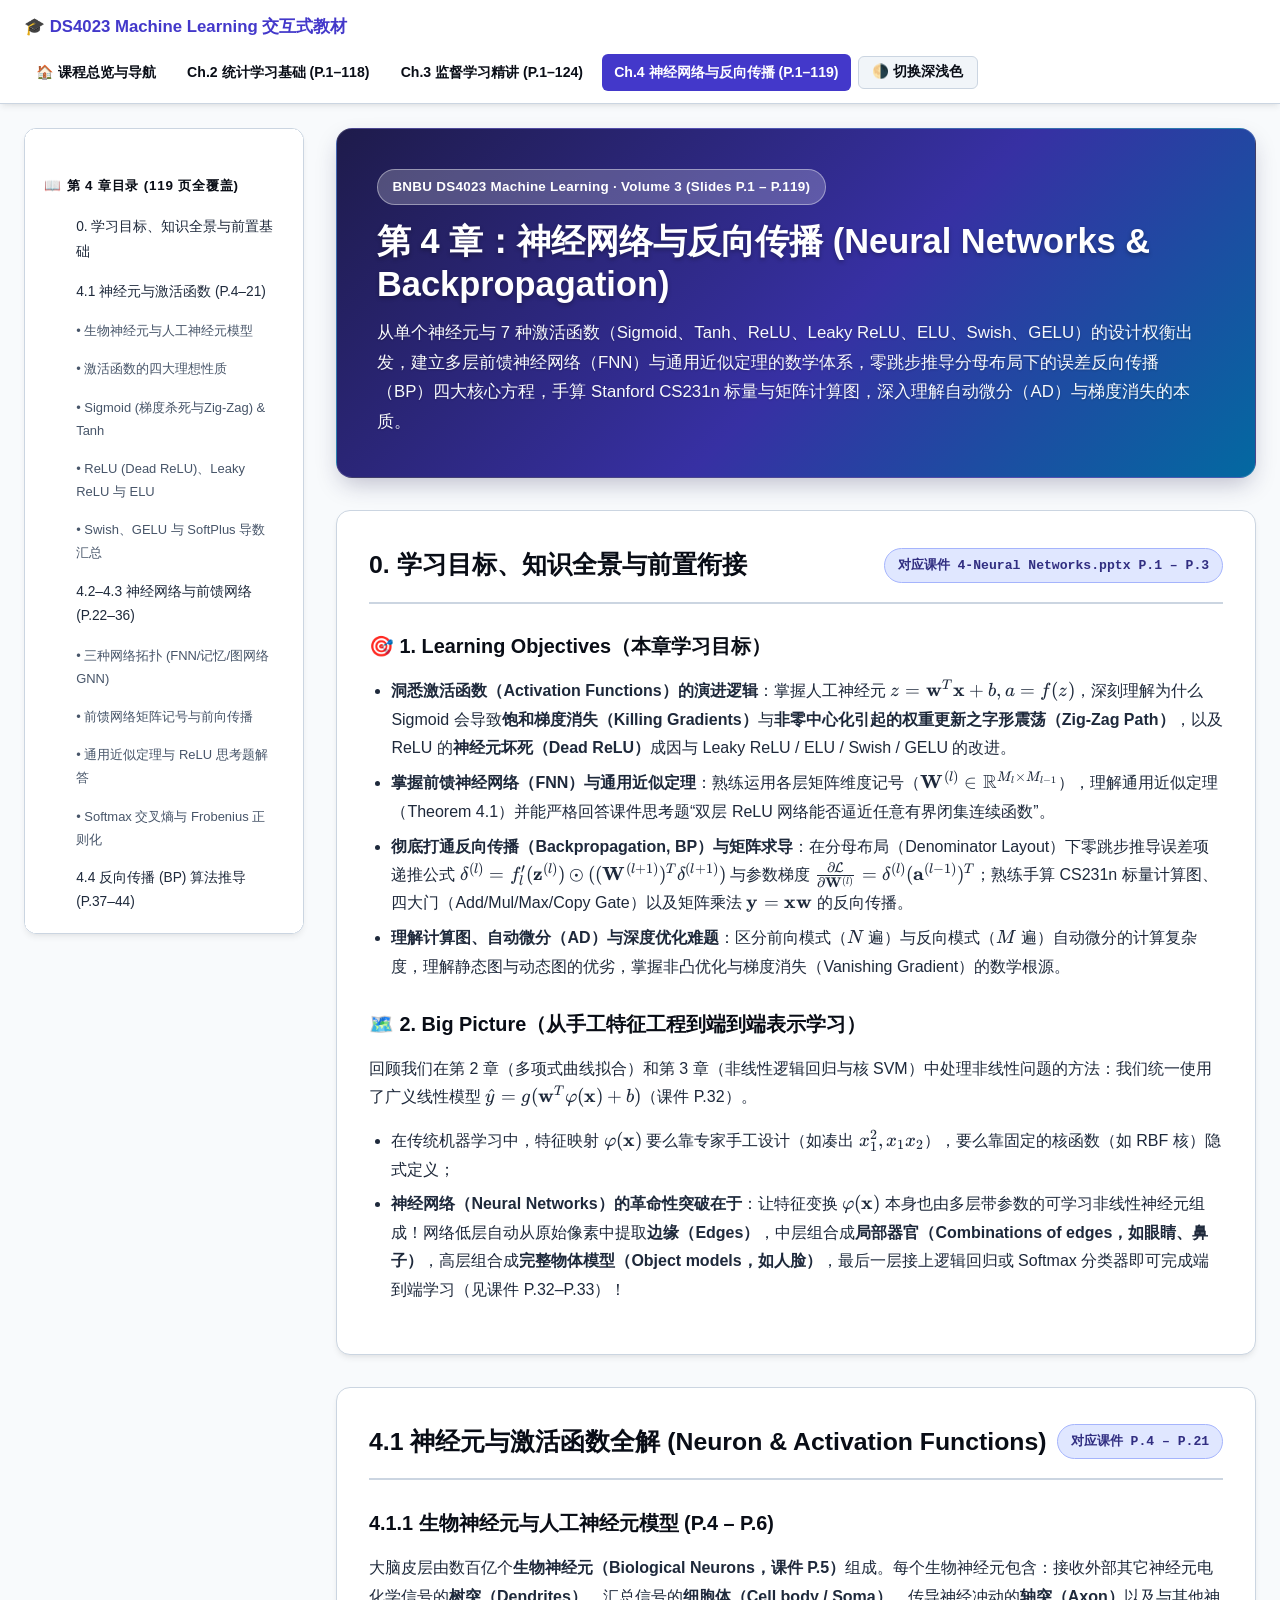
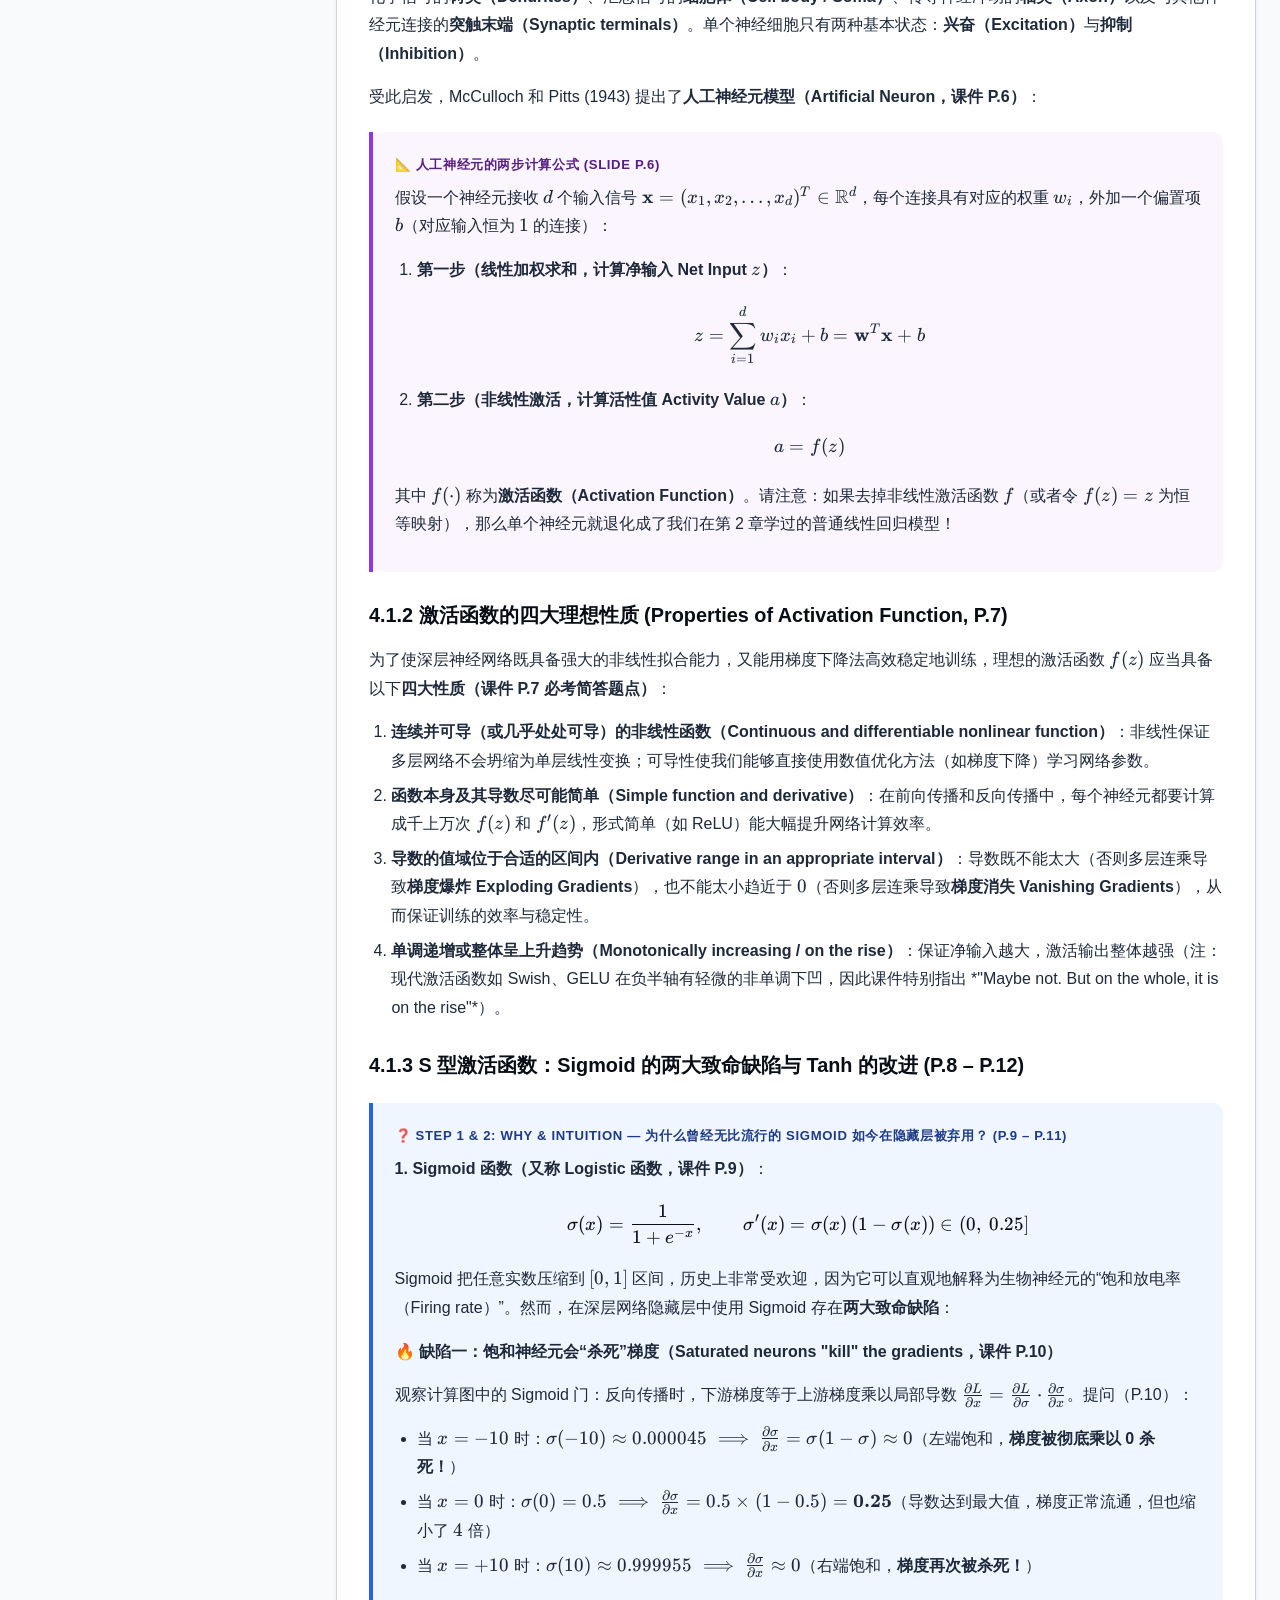
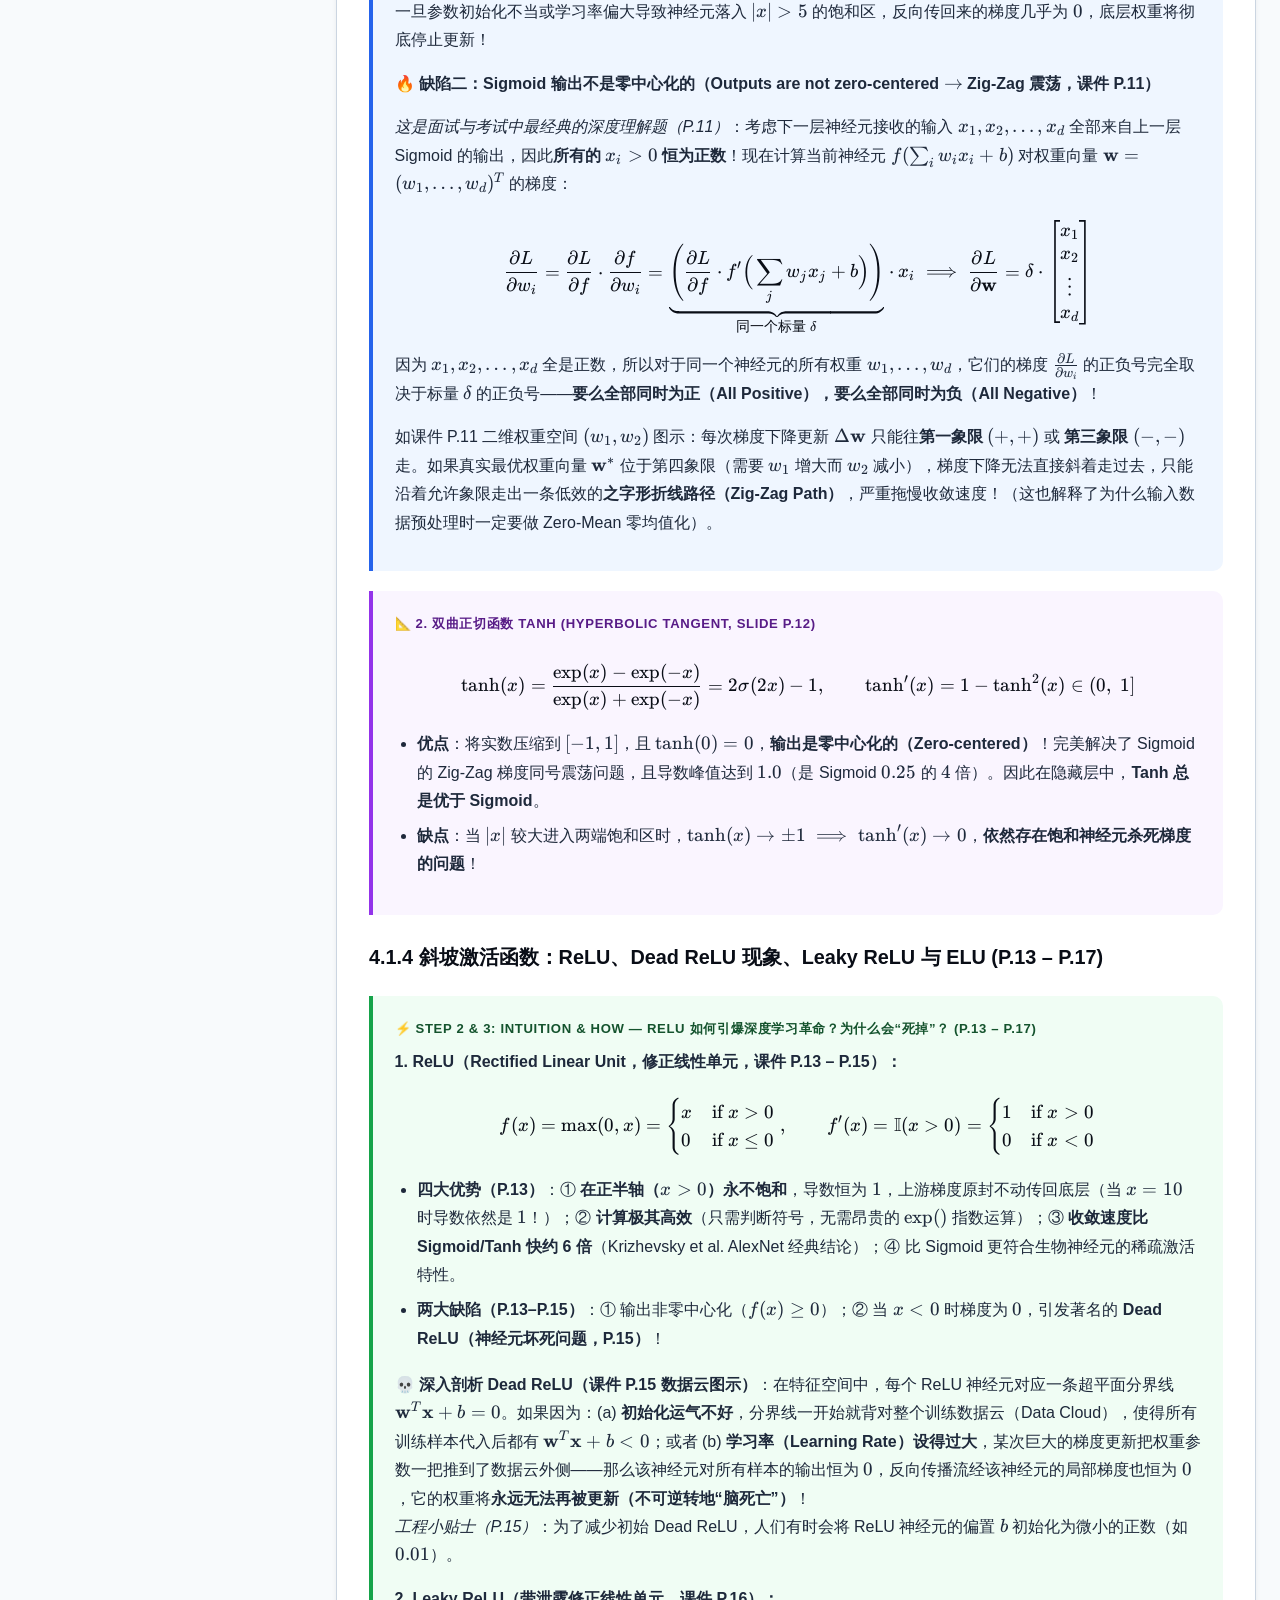
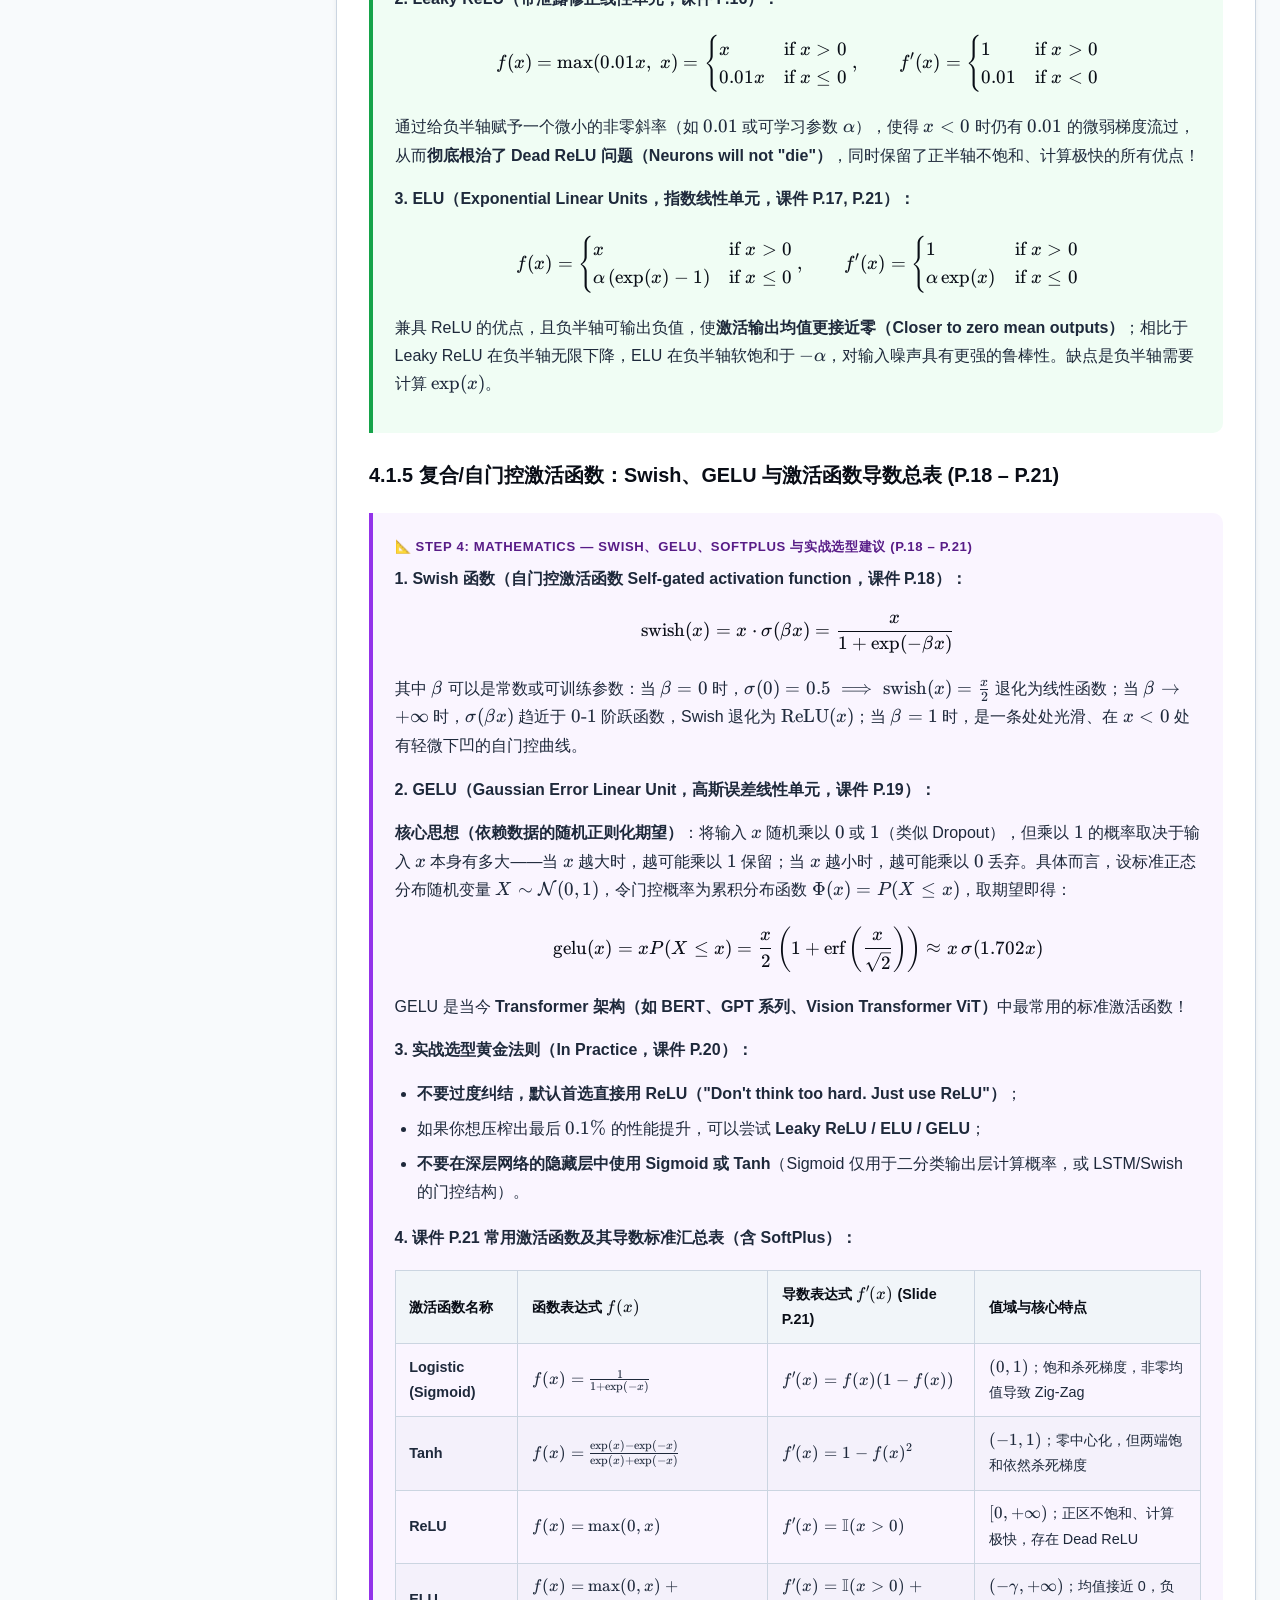
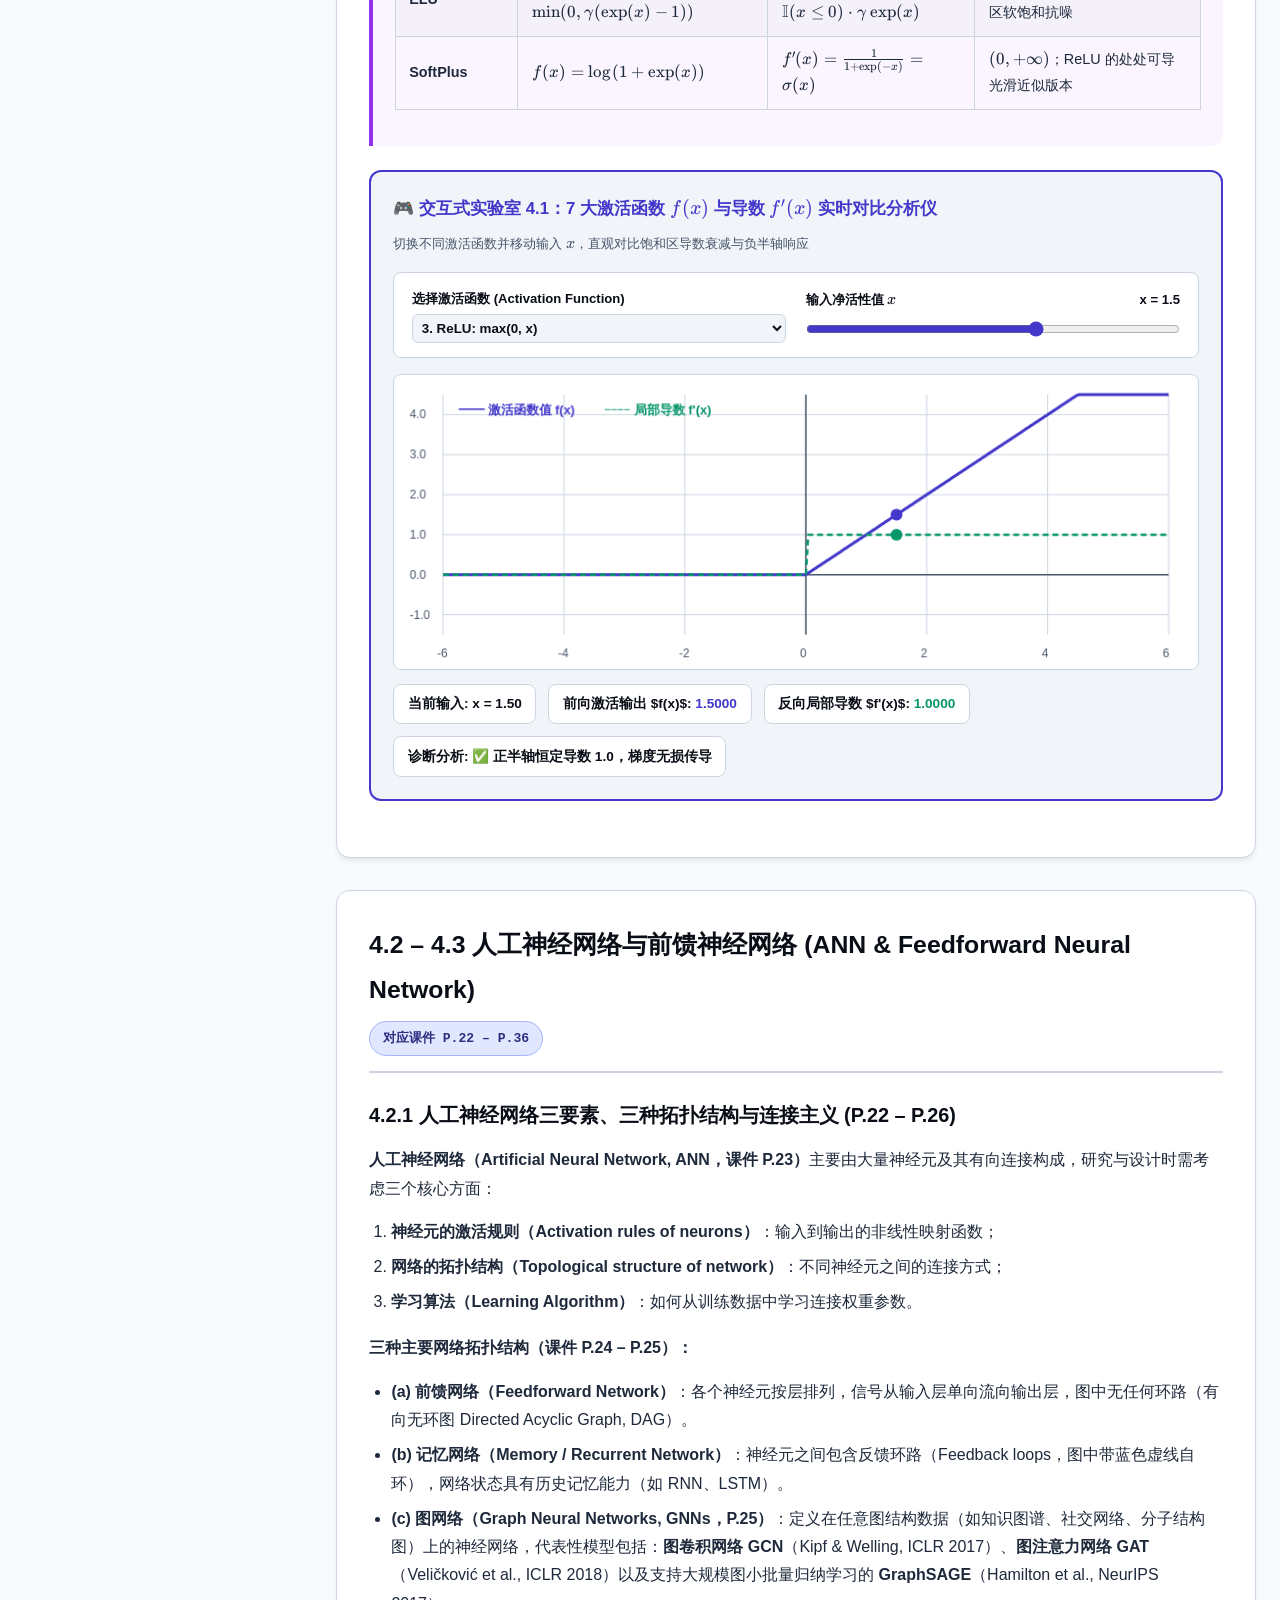
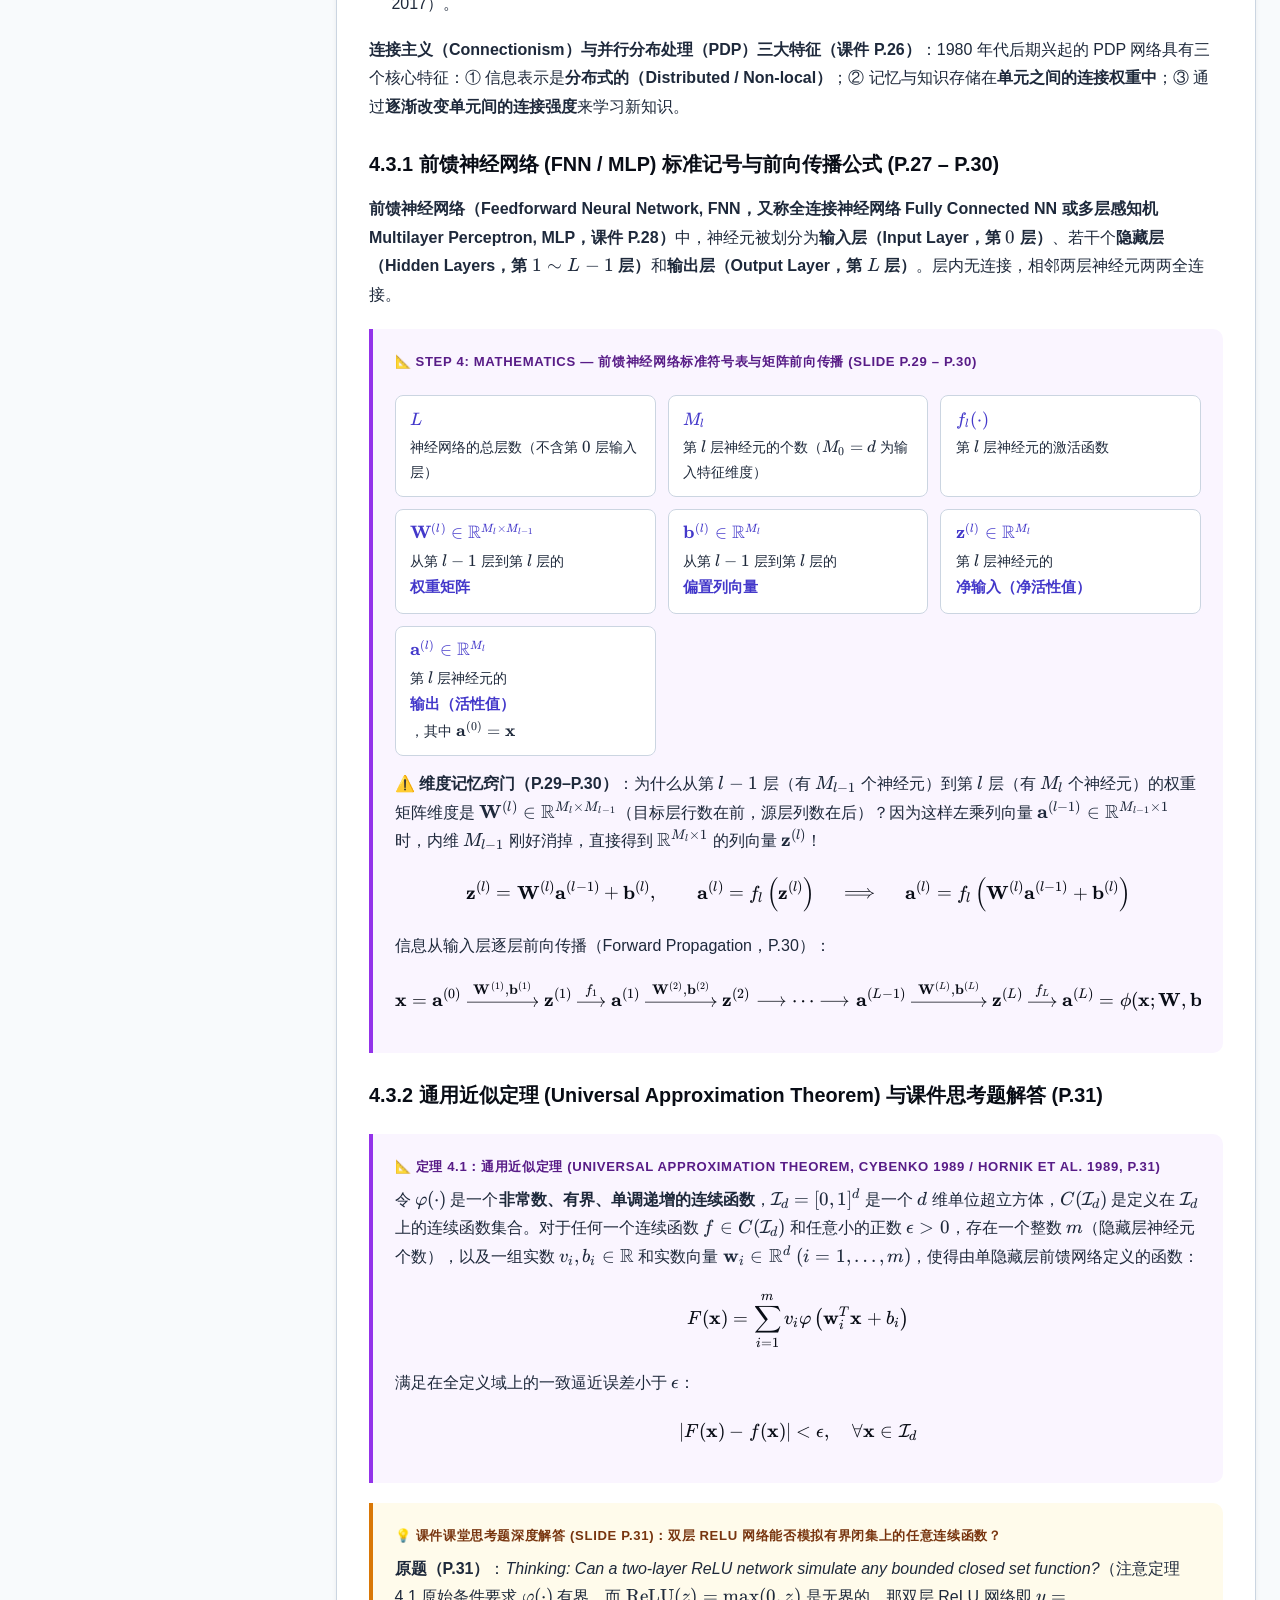
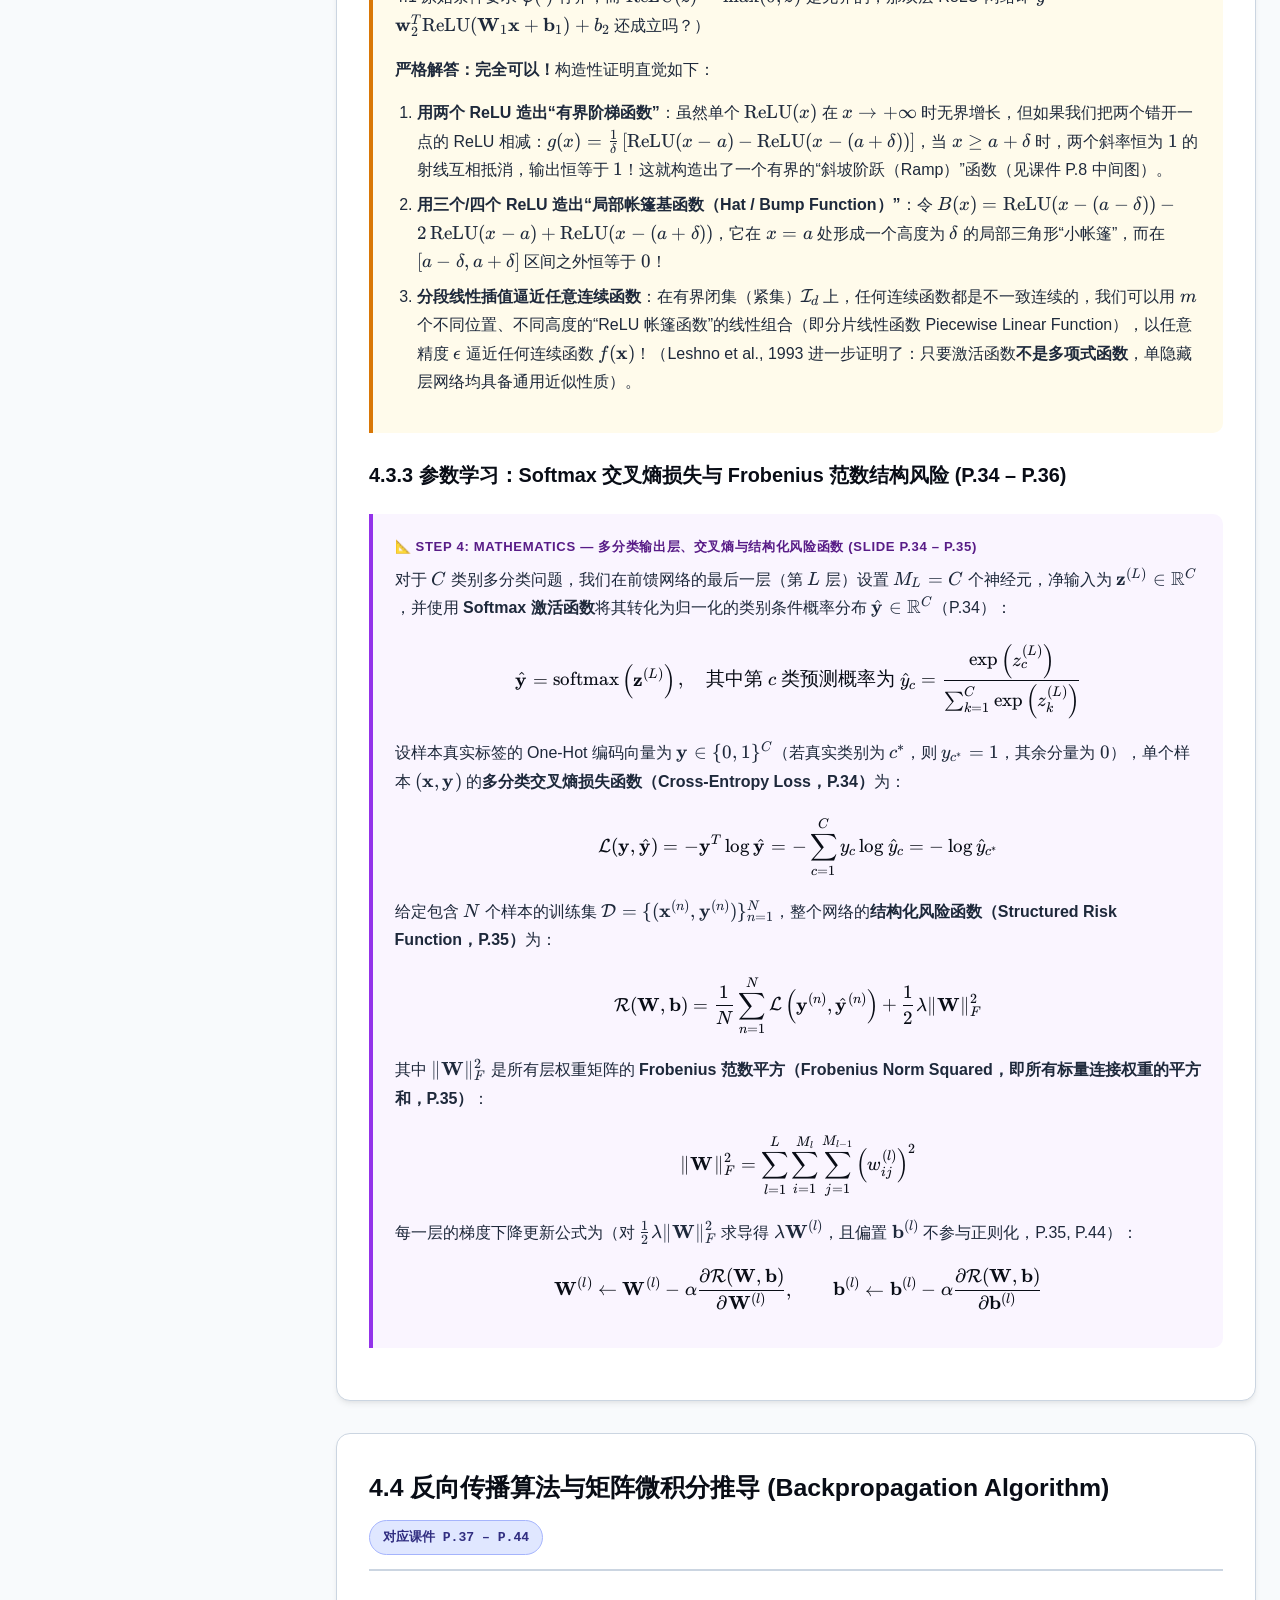
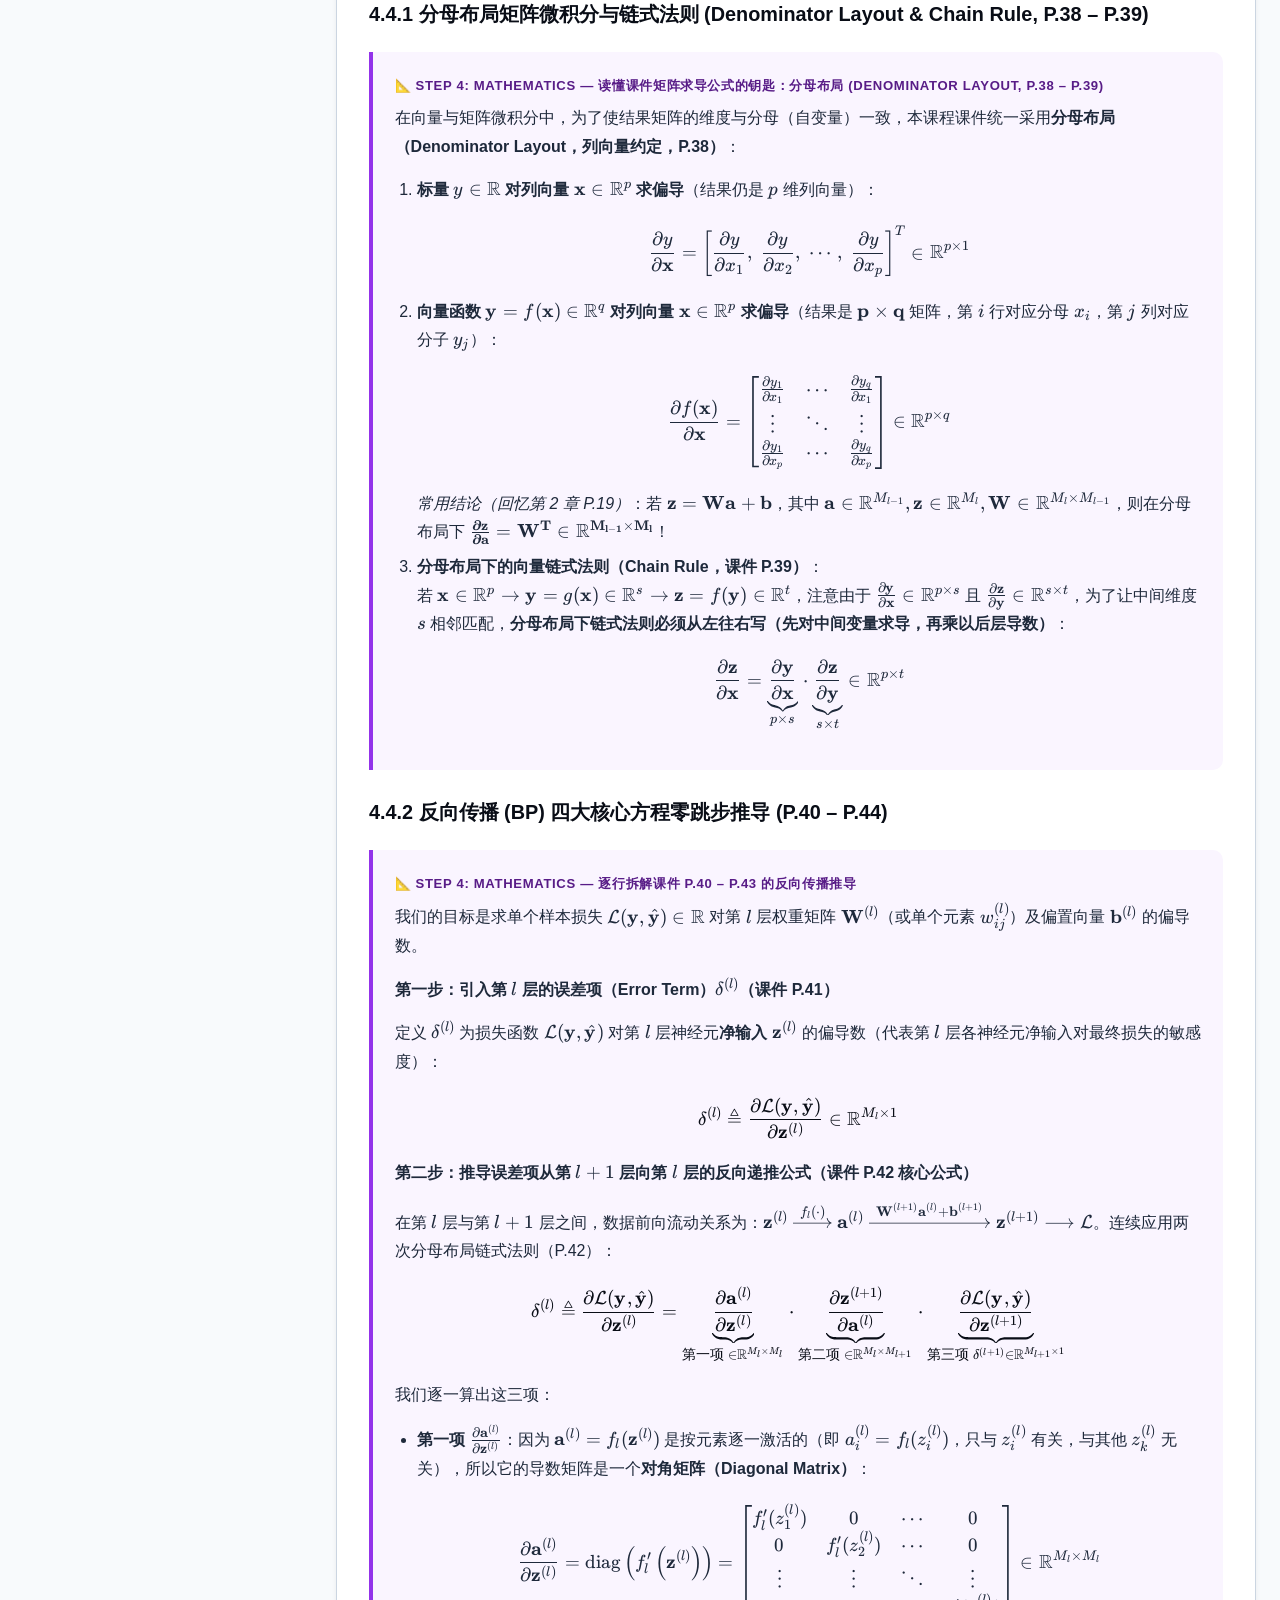
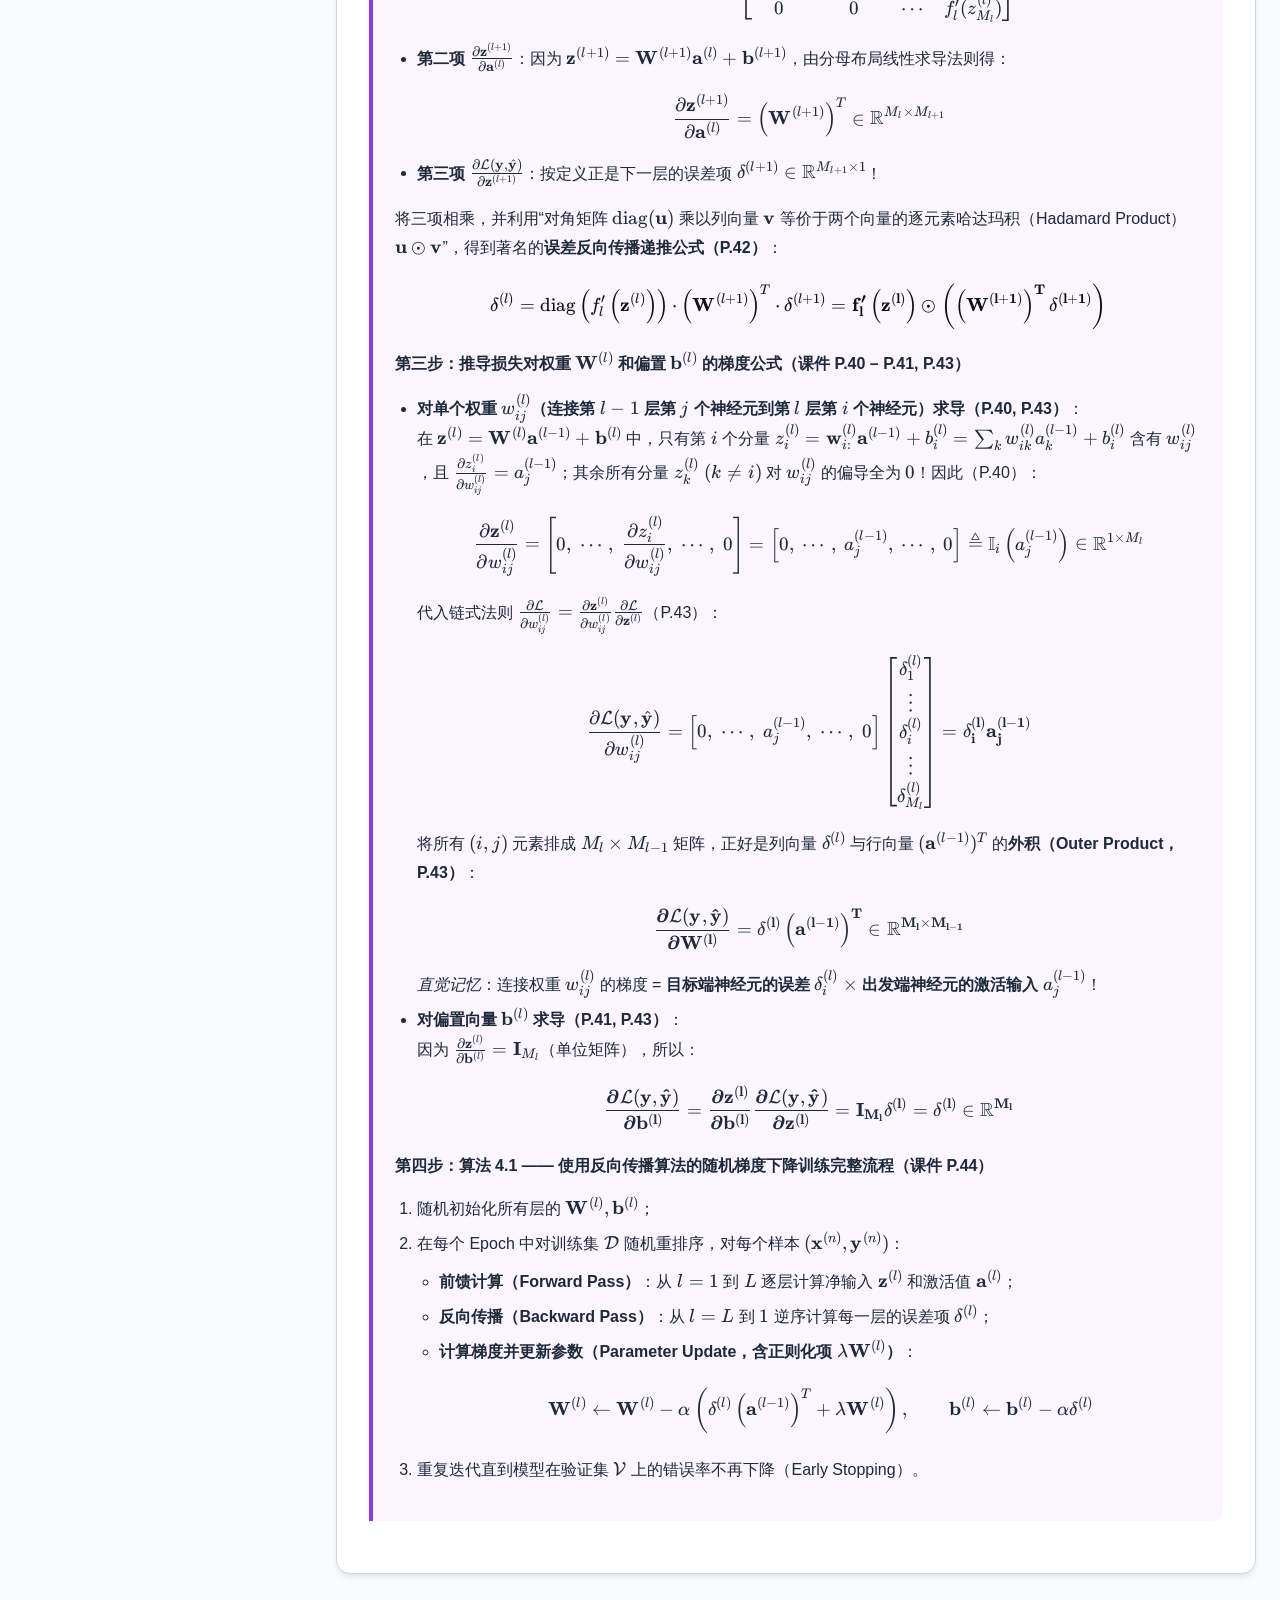
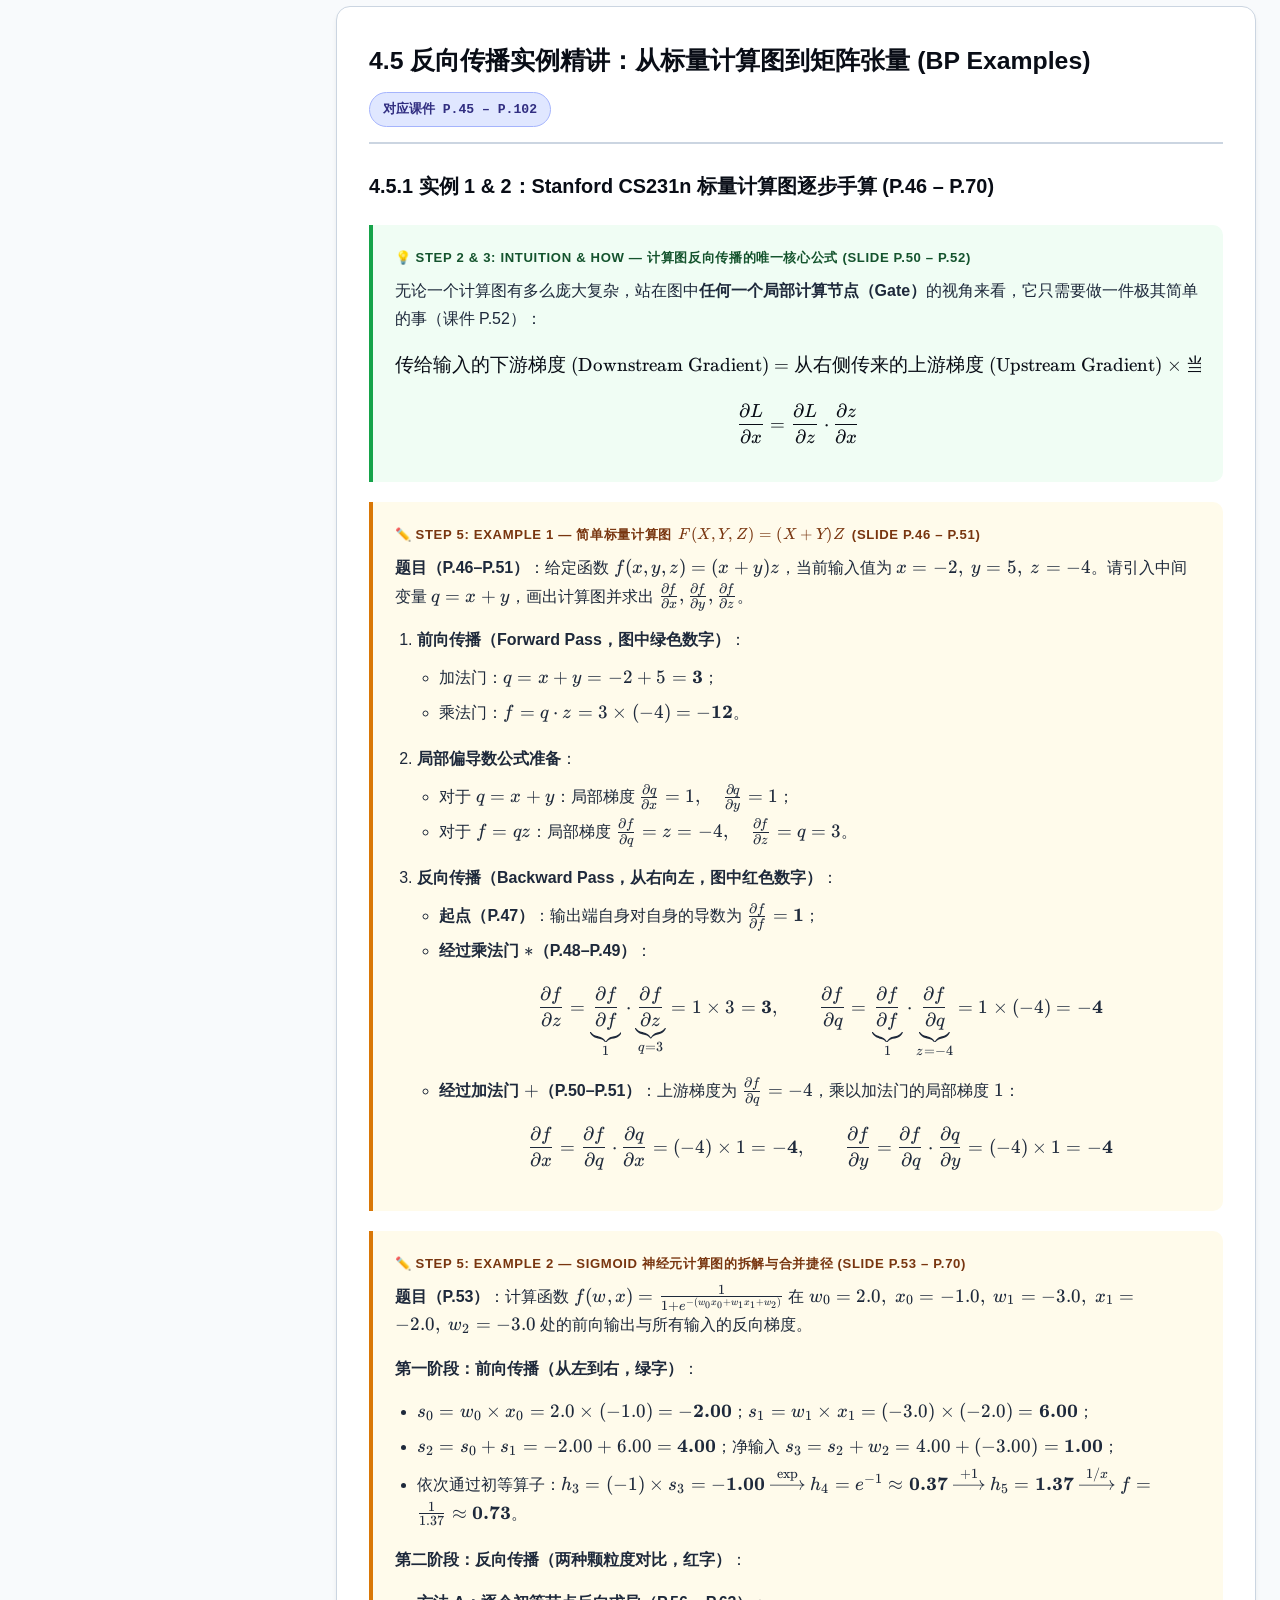
<file: chapter4-neural-networks.html>
<!DOCTYPE html>
<html lang="zh-CN" data-theme="light">
<head>
<meta charset="UTF-8">
<meta name="viewport" content="width=device-width, initial-scale=1.0">
<title>第 4 章：神经网络与反向传播 (Neural Networks) | DS4023 交互式教材</title>
<link rel="stylesheet" href="katex.min.css">
<script defer src="katex.min.js"></script>
<script defer src="auto-render.min.js" onload="renderMathInElement(document.body, {delimiters: [{left: '$$', right: '$$', display: true}, {left: '$', right: '$', display: false}]});"></script>
<style>
:root {
  --bg-primary: #f8fafc;
  --bg-secondary: #ffffff;
  --bg-tertiary: #f1f5f9;
  --text-primary: #090d16;
  --text-secondary: #1e293b;
  --text-muted: #475569;
  --accent-primary: #4338ca;
  --accent-secondary: #1d4ed8;
  --border-color: #cbd5e1;
  --card-shadow: 0 4px 6px -1px rgba(0,0,0,0.07), 0 2px 4px -2px rgba(0,0,0,0.05);
  --badge-bg: #e0e7ff; --badge-border: #a5b4fc; --badge-text: #312e81;
  --why-bg: #eff6ff; --why-border: #2563eb; --why-text: #1e3a8a;
  --intuition-bg: #f0fdf4; --intuition-border: #16a34a; --intuition-text: #14532d;
  --math-bg: #faf5ff; --math-border: #9333ea; --math-text: #581c87;
  --example-bg: #fffbeb; --example-border: #d97706; --example-text: #78350f;
  --mistake-bg: #fef2f2; --mistake-border: #dc2626; --mistake-text: #7f1d1d;
  --supp-bg: #f0fdfa; --supp-border: #0d9488; --supp-text: #134e4a;
  --code-bg: #0f172a; --code-text: #f8fafc;
}
[data-theme="dark"] {
  --bg-primary: #0b1120;
  --bg-secondary: #1e293b;
  --bg-tertiary: #0f172a;
  --text-primary: #f8fafc;
  --text-secondary: #e2e8f0;
  --text-muted: #94a3b8;
  --accent-primary: #818cf8;
  --accent-secondary: #60a5fa;
  --border-color: #334155;
  --card-shadow: 0 4px 12px rgba(0,0,0,0.35);
  --badge-bg: rgba(99,102,241,0.22); --badge-border: #818cf8; --badge-text: #e0e7ff;
  --why-bg: rgba(59,130,246,0.12); --why-border: #60a5fa; --why-text: #bfdbfe;
  --intuition-bg: rgba(34,197,94,0.12); --intuition-border: #4ade80; --intuition-text: #bbf7d0;
  --math-bg: rgba(168,85,247,0.12); --math-border: #c084fc; --math-text: #e9d5ff;
  --example-bg: rgba(245,158,11,0.12); --example-border: #fbbf24; --example-text: #fde68a;
  --mistake-bg: rgba(239,68,68,0.12); --mistake-border: #f87171; --mistake-text: #fecaca;
  --supp-bg: rgba(20,184,166,0.12); --supp-border: #2dd4bf; --supp-text: #99f6e4;
}
* { box-sizing: border-box; margin: 0; padding: 0; }
html { scroll-behavior: smooth; }
body {
  font-family: -apple-system, BlinkMacSystemFont, "Segoe UI", "PingFang SC", "Hiragino Sans GB", "Microsoft YaHei", sans-serif;
  background: var(--bg-primary);
  color: var(--text-primary);
  line-height: 1.78;
  font-size: 16px;
}
#progress-bar {
  position: fixed; top: 0; left: 0; height: 4px;
  background: linear-gradient(90deg, #4f46e5, #ec4899, #f59e0b);
  width: 0%; z-index: 1001; transition: width 0.1s;
}
.top-nav {
  position: sticky; top: 0; z-index: 1000;
  background: var(--bg-secondary);
  border-bottom: 1px solid var(--border-color);
  padding: 0.75rem 1.5rem;
  display: flex; align-items: center; justify-content: space-between;
  box-shadow: var(--card-shadow);
  flex-wrap: wrap; gap: 0.75rem;
}
.brand { font-weight: 800; font-size: 1.05rem; color: var(--accent-primary); text-decoration: none; display: flex; align-items: center; gap: 0.5rem; }
.nav-links { display: flex; gap: 0.45rem; flex-wrap: wrap; align-items: center; }
.nav-links a {
  text-decoration: none; color: var(--text-primary); font-size: 0.88rem;
  padding: 0.38rem 0.75rem; border-radius: 6px; font-weight: 600; transition: all 0.2s;
}
.nav-links a:hover, .nav-links a.active { background: var(--accent-primary); color: #ffffff !important; }
.theme-btn {
  background: var(--bg-tertiary); border: 1px solid var(--border-color);
  color: var(--text-primary); padding: 0.4rem 0.85rem; border-radius: 6px;
  cursor: pointer; font-size: 0.85rem; font-weight: 700;
}
.layout {
  display: grid; grid-template-columns: 280px 1fr; max-width: 1440px; margin: 0 auto; gap: 2rem; padding: 1.5rem;
}
.sidebar {
  position: sticky; top: 74px; height: calc(100vh - 94px); overflow-y: auto;
  background: var(--bg-secondary); border: 1px solid var(--border-color);
  border-radius: 12px; padding: 1.2rem; box-shadow: var(--card-shadow);
}
.sidebar h3 { font-size: 0.84rem; text-transform: uppercase; letter-spacing: 0.06em; color: var(--text-primary); font-weight: 800; margin-bottom: 0.75rem; }
.toc-list { list-style: none; }
.toc-list li { margin-bottom: 0.25rem; }
.toc-list a {
  display: block; text-decoration: none; color: var(--text-secondary);
  font-size: 0.86rem; padding: 0.35rem 0.6rem; border-radius: 6px; font-weight: 500; transition: all 0.15s;
}
.toc-list a:hover { background: var(--bg-tertiary); color: var(--accent-primary); font-weight: 700; }
.toc-sub { padding-left: 0.85rem; font-size: 0.81rem !important; color: var(--text-muted) !important; }
main { min-width: 0; }
.hero {
  background: linear-gradient(135deg, #1e1b4b 0%, #3730a3 55%, #0369a1 100%);
  color: #ffffff !important;
  border-radius: 16px;
  padding: 2.5rem;
  margin-bottom: 2rem;
  box-shadow: 0 10px 25px -5px rgba(30, 27, 75, 0.28);
  border: 1px solid rgba(255, 255, 255, 0.15);
}
.hero-badge {
  display: inline-block;
  background: rgba(255, 255, 255, 0.22);
  color: #ffffff !important;
  border: 1px solid rgba(255, 255, 255, 0.4);
  padding: 0.32rem 0.9rem;
  border-radius: 999px;
  font-size: 0.84rem;
  font-weight: 700;
  margin-bottom: 0.9rem;
  letter-spacing: 0.02em;
}
.hero h1 {
  font-size: 2.15rem;
  font-weight: 800;
  margin-bottom: 0.75rem;
  line-height: 1.25;
  color: #ffffff !important;
  text-shadow: 0 2px 4px rgba(0, 0, 0, 0.3);
}
.hero p {
  font-size: 1.05rem;
  color: #f8fafc !important;
  opacity: 1;
  max-width: 900px;
  line-height: 1.78;
  font-weight: 500;
  margin-bottom: 0;
  text-shadow: 0 1px 2px rgba(0, 0, 0, 0.2);
}
.section-card {
  background: var(--bg-secondary); border: 1px solid var(--border-color);
  border-radius: 14px; padding: 2rem; margin-bottom: 2rem; box-shadow: var(--card-shadow);
}
.section-header {
  display: flex; align-items: center; justify-content: space-between; flex-wrap: wrap;
  gap: 0.6rem; border-bottom: 2px solid var(--border-color); padding-bottom: 0.9rem; margin-bottom: 1.5rem;
}
.section-header h2 { font-size: 1.55rem; font-weight: 800; color: var(--text-primary); }
.slide-badge {
  background: var(--badge-bg); border: 1px solid var(--badge-border);
  color: var(--badge-text); font-size: 0.82rem; font-weight: 800;
  padding: 0.3rem 0.8rem; border-radius: 999px; font-family: monospace;
}
h3 { font-size: 1.24rem; font-weight: 800; margin: 1.6rem 0 0.8rem; color: var(--text-primary); }
h4 { font-size: 1.06rem; font-weight: 700; margin: 1.2rem 0 0.5rem; color: var(--text-primary); }
p { margin-bottom: 0.95rem; color: var(--text-secondary); }
ul, ol { margin: 0.6rem 0 1.1rem 1.4rem; color: var(--text-secondary); }
li { margin-bottom: 0.4rem; }
pre {
  background: var(--code-bg); color: var(--code-text); padding: 1.1rem 1.3rem;
  border-radius: 10px; overflow-x: auto; font-family: "SFMono-Regular", Consolas, Menlo, monospace;
  font-size: 0.87rem; line-height: 1.6; margin: 1rem 0;
}
.ped-box {
  border-left: 4px solid; border-radius: 0 10px 10px 0;
  padding: 1.15rem 1.35rem; margin: 1.25rem 0;
}
.ped-label {
  font-size: 0.82rem; font-weight: 800; text-transform: uppercase; letter-spacing: 0.05em;
  display: inline-flex; align-items: center; gap: 0.4rem; margin-bottom: 0.45rem;
}
.box-why { background: var(--why-bg); border-color: var(--why-border); }
.box-why .ped-label { color: var(--why-text); }
.box-intuition { background: var(--intuition-bg); border-color: var(--intuition-border); }
.box-intuition .ped-label { color: var(--intuition-text); }
.box-math { background: var(--math-bg); border-color: var(--math-border); }
.box-math .ped-label { color: var(--math-text); }
.box-example { background: var(--example-bg); border-color: var(--example-border); }
.box-example .ped-label { color: var(--example-text); }
.box-mistake { background: var(--mistake-bg); border-color: var(--mistake-border); }
.box-mistake .ped-label { color: var(--mistake-text); }
.box-supp { background: var(--supp-bg); border-color: var(--supp-border); }
.box-supp .ped-label { color: var(--supp-text); }

.symbol-grid {
  display: grid; grid-template-columns: repeat(auto-fit, minmax(230px, 1fr));
  gap: 0.75rem; margin: 0.9rem 0;
}
.symbol-item {
  background: var(--bg-secondary); border: 1px solid var(--border-color);
  border-radius: 8px; padding: 0.65rem 0.9rem; font-size: 0.88rem; color: var(--text-secondary);
}
.symbol-item strong { color: var(--accent-primary); display: block; margin-bottom: 0.15rem; font-size: 0.92rem; }

details {
  background: var(--bg-tertiary); border: 1px solid var(--border-color);
  border-radius: 10px; padding: 0.9rem 1.2rem; margin: 1rem 0;
}
summary {
  cursor: pointer; font-weight: 700; color: var(--accent-primary);
  list-style: none; display: flex; align-items: center; justify-content: space-between;
}
summary::-webkit-details-marker { display: none; }
summary::after { content: "▼ 展开详细步骤 / 解析"; font-size: 0.78rem; opacity: 0.85; }
details[open] summary::after { content: "▲ 收起"; }
details[open] summary { margin-bottom: 0.85rem; padding-bottom: 0.6rem; border-bottom: 1px solid var(--border-color); }

.table-wrap { overflow-x: auto; margin: 1.1rem 0; }
table { width: 100%; border-collapse: collapse; font-size: 0.9rem; }
th, td { border: 1px solid var(--border-color); padding: 0.65rem 0.85rem; text-align: left; color: var(--text-secondary); }
th { background: var(--bg-tertiary); font-weight: 800; color: var(--text-primary); }
tr:nth-child(even) td { background: rgba(148,163,184,0.06); }

.interactive-panel {
  background: var(--bg-tertiary); border: 2px solid var(--accent-primary);
  border-radius: 12px; padding: 1.4rem; margin: 1.5rem 0;
}
.interactive-header {
  display: flex; align-items: center; justify-content: space-between; flex-wrap: wrap;
  gap: 0.5rem; margin-bottom: 1rem;
}
.interactive-title { font-weight: 800; color: var(--accent-primary); font-size: 1.05rem; }
.controls-row {
  display: flex; flex-wrap: wrap; gap: 1.2rem; align-items: center;
  background: var(--bg-secondary); padding: 0.9rem 1.1rem; border-radius: 8px;
  border: 1px solid var(--border-color); margin-bottom: 1rem;
}
.control-group { display: flex; flex-direction: column; gap: 0.25rem; min-width: 170px; flex: 1; }
.control-group label { font-size: 0.82rem; font-weight: 700; color: var(--text-primary); display: flex; justify-content: space-between; }
.control-group input[type="range"], .control-group select { width: 100%; accent-color: var(--accent-primary); cursor: pointer; padding: 0.3rem; border-radius: 6px; border: 1px solid var(--border-color); background: var(--bg-tertiary); color: var(--text-primary); font-weight: 600; }
.btn {
  background: var(--accent-primary); color: #ffffff !important; border: none;
  padding: 0.45rem 0.95rem; border-radius: 6px; font-weight: 700; cursor: pointer; font-size: 0.86rem; text-decoration: none;
}
.btn-secondary { background: #475569; color: #ffffff !important; }
canvas {
  background: var(--bg-secondary); border: 1px solid var(--border-color);
  border-radius: 8px; width: 100%; max-width: 100%; display: block;
}
.stat-badges { display: flex; gap: 0.75rem; flex-wrap: wrap; margin-top: 0.85rem; }
.stat-badge {
  background: var(--bg-secondary); border: 1px solid var(--border-color);
  padding: 0.45rem 0.85rem; border-radius: 8px; font-size: 0.85rem; font-weight: 600; color: var(--text-primary);
}
@media (max-width: 960px) {
  .layout { grid-template-columns: 1fr; }
  .sidebar { position: static; height: auto; }
}
</style>
  <link rel="stylesheet" href="reading.css">
</head>
<body>
<div id="progress-bar"></div>

<nav class="top-nav">
  <a href="index.html" class="brand">🎓 DS4023 Machine Learning 交互式教材</a>
  <div class="nav-links">
    <a href="index.html">🏠 课程总览与导航</a>
    <a href="chapter2-statistical-learning.html">Ch.2 统计学习基础 (P.1–118)</a>
    <a href="chapter3-supervised-learning.html">Ch.3 监督学习精讲 (P.1–124)</a>
    <a href="chapter4-neural-networks.html" class="active">Ch.4 神经网络与反向传播 (P.1–119)</a>
    <button class="theme-btn" onclick="toggleTheme()">🌗 切换深浅色</button>
  </div>
</nav>

<div class="layout">
  <aside class="sidebar">
    <h3>📖 第 4 章目录 (119 页全覆盖)</h3>
    <ul class="toc-list">
      <li><a href="#sec-overview">0. 学习目标、知识全景与前置基础</a></li>
      <li><a href="#sec-4-1">4.1 神经元与激活函数 (P.4–21)</a></li>
      <li><a href="#sec-4-1-neuron" class="toc-sub">• 生物神经元与人工神经元模型</a></li>
      <li><a href="#sec-4-1-prop" class="toc-sub">• 激活函数的四大理想性质</a></li>
      <li><a href="#sec-4-1-sigtanh" class="toc-sub">• Sigmoid (梯度杀死与Zig-Zag) &amp; Tanh</a></li>
      <li><a href="#sec-4-1-relu" class="toc-sub">• ReLU (Dead ReLU)、Leaky ReLU 与 ELU</a></li>
      <li><a href="#sec-4-1-swish" class="toc-sub">• Swish、GELU 与 SoftPlus 导数汇总</a></li>
      <li><a href="#sec-4-2">4.2–4.3 神经网络与前馈网络 (P.22–36)</a></li>
      <li><a href="#sec-4-2-topo" class="toc-sub">• 三种网络拓扑 (FNN/记忆/图网络 GNN)</a></li>
      <li><a href="#sec-4-3-fnn" class="toc-sub">• 前馈网络矩阵记号与前向传播</a></li>
      <li><a href="#sec-4-3-uat" class="toc-sub">• 通用近似定理与 ReLU 思考题解答</a></li>
      <li><a href="#sec-4-3-loss" class="toc-sub">• Softmax 交叉熵与 Frobenius 正则化</a></li>
      <li><a href="#sec-4-4">4.4 反向传播 (BP) 算法推导 (P.37–44)</a></li>
      <li><a href="#sec-4-4-calc" class="toc-sub">• 分母布局矩阵微积分与链式法则</a></li>
      <li><a href="#sec-4-4-bp" class="toc-sub">• 误差项 δ^(l) 与梯度四大公式零跳步推导</a></li>
      <li><a href="#sec-4-5">4.5 BP 实例：标量、门模式与矩阵 (P.45–102)</a></li>
      <li><a href="#sec-4-5-scalar" class="toc-sub">• 实例 1 &amp; 2：CS231n 计算图逐步手算</a></li>
      <li><a href="#sec-4-5-gates" class="toc-sub">• 四大梯度流门模式与 Python 代码</a></li>
      <li><a href="#sec-4-5-matrix" class="toc-sub">• 向量/矩阵反向传播与 y=xw 维度法则</a></li>
      <li><a href="#sec-4-6">4.6–4.7 自动微分与优化难题 (P.103–119)</a></li>
      <li><a href="#sec-4-6-ad" class="toc-sub">• 前向模式 vs 反向模式 AD 复杂度</a></li>
      <li><a href="#sec-4-6-pytorch" class="toc-sub">• PyTorch 实例、静态图 vs 动态图</a></li>
      <li><a href="#sec-4-7-opt" class="toc-sub">• 非凸损失曲面与梯度消失问题</a></li>
      <li><a href="#sec-cheatsheet">5. 核心公式速查表 (Formula Cheat Sheet)</a></li>
      <li><a href="#sec-traps">6. 常见考试陷阱与易错点</a></li>
      <li><a href="#sec-practice">7. 分层练习题与详细解析</a></li>
      <li><a href="#sec-checklist">8. 原课件 119 页全覆盖核对表</a></li>
    </ul>
  </aside>

  <main>
    <div class="hero">
      <div class="hero-badge">BNBU DS4023 Machine Learning · Volume 3 (Slides P.1 – P.119)</div>
      <h1>第 4 章：神经网络与反向传播 (Neural Networks &amp; Backpropagation)</h1>
      <p>从单个神经元与 7 种激活函数（Sigmoid、Tanh、ReLU、Leaky ReLU、ELU、Swish、GELU）的设计权衡出发，建立多层前馈神经网络（FNN）与通用近似定理的数学体系，零跳步推导分母布局下的误差反向传播（BP）四大核心方程，手算 Stanford CS231n 标量与矩阵计算图，深入理解自动微分（AD）与梯度消失的本质。</p>
    </div>

    <!-- Section 0: Overview -->
    <section class="section-card" id="sec-overview">
      <div class="section-header">
        <h2>0. 学习目标、知识全景与前置衔接</h2>
        <span class="slide-badge">对应课件 4-Neural Networks.pptx P.1 – P.3</span>
      </div>

      <h3>🎯 1. Learning Objectives（本章学习目标）</h3>
      <ul>
        <li><strong>洞悉激活函数（Activation Functions）的演进逻辑</strong>：掌握人工神经元 $z = \mathbf{w}^T\mathbf{x}+b, a = f(z)$，深刻理解为什么 Sigmoid 会导致<strong>饱和梯度消失（Killing Gradients）</strong>与<strong>非零中心化引起的权重更新之字形震荡（Zig-Zag Path）</strong>，以及 ReLU 的<strong>神经元坏死（Dead ReLU）</strong>成因与 Leaky ReLU / ELU / Swish / GELU 的改进。</li>
        <li><strong>掌握前馈神经网络（FNN）与通用近似定理</strong>：熟练运用各层矩阵维度记号（$\mathbf{W}^{(l)} \in \mathbb{R}^{M_l \times M_{l-1}}$），理解通用近似定理（Theorem 4.1）并能严格回答课件思考题“双层 ReLU 网络能否逼近任意有界闭集连续函数”。</li>
        <li><strong>彻底打通反向传播（Backpropagation, BP）与矩阵求导</strong>：在分母布局（Denominator Layout）下零跳步推导误差项递推公式 $\delta^{(l)} = f_l'(\mathbf{z}^{(l)}) \odot ((\mathbf{W}^{(l+1)})^T \delta^{(l+1)})$ 与参数梯度 $\frac{\partial \mathcal{L}}{\partial \mathbf{W}^{(l)}} = \delta^{(l)}(\mathbf{a}^{(l-1)})^T$；熟练手算 CS231n 标量计算图、四大门（Add/Mul/Max/Copy Gate）以及矩阵乘法 $\mathbf{y}=\mathbf{x}\mathbf{w}$ 的反向传播。</li>
        <li><strong>理解计算图、自动微分（AD）与深度优化难题</strong>：区分前向模式（$N$ 遍）与反向模式（$M$ 遍）自动微分的计算复杂度，理解静态图与动态图的优劣，掌握非凸优化与梯度消失（Vanishing Gradient）的数学根源。</li>
      </ul>

      <h3>🗺️ 2. Big Picture（从手工特征工程到端到端表示学习）</h3>
      <p>回顾我们在第 2 章（多项式曲线拟合）和第 3 章（非线性逻辑回归与核 SVM）中处理非线性问题的方法：我们统一使用了广义线性模型 $\hat{y} = g(\mathbf{w}^T \varphi(\mathbf{x}) + b)$（课件 P.32）。</p>
      <ul>
        <li>在传统机器学习中，特征映射 $\varphi(\mathbf{x})$ 要么靠专家手工设计（如凑出 $x_1^2, x_1 x_2$），要么靠固定的核函数（如 RBF 核）隐式定义；</li>
        <li><strong>神经网络（Neural Networks）的革命性突破在于</strong>：让特征变换 $\varphi(\mathbf{x})$ 本身也由多层带参数的可学习非线性神经元组成！网络低层自动从原始像素中提取<strong>边缘（Edges）</strong>，中层组合成<strong>局部器官（Combinations of edges，如眼睛、鼻子）</strong>，高层组合成<strong>完整物体模型（Object models，如人脸）</strong>，最后一层接上逻辑回归或 Softmax 分类器即可完成端到端学习（见课件 P.32–P.33）！</li>
      </ul>
    </section>

    <!-- ================================================================= -->
    <!-- CHAPTER 4.1: NEURON & ACTIVATION FUNCTIONS                        -->
    <!-- ================================================================= -->
    <section class="section-card" id="sec-4-1">
      <div class="section-header">
        <h2>4.1 神经元与激活函数全解 (Neuron &amp; Activation Functions)</h2>
        <span class="slide-badge">对应课件 P.4 – P.21</span>
      </div>

      <h3 id="sec-4-1-neuron">4.1.1 生物神经元与人工神经元模型 (P.4 – P.6)</h3>
      <p>大脑皮层由数百亿个<strong>生物神经元（Biological Neurons，课件 P.5）</strong>组成。每个生物神经元包含：接收外部其它神经元电化学信号的<strong>树突（Dendrites）</strong>、汇总信号的<strong>细胞体（Cell body / Soma）</strong>、传导神经冲动的<strong>轴突（Axon）</strong>以及与其他神经元连接的<strong>突触末端（Synaptic terminals）</strong>。单个神经细胞只有两种基本状态：<strong>兴奋（Excitation）</strong>与<strong>抑制（Inhibition）</strong>。</p>
      <p>受此启发，McCulloch 和 Pitts (1943) 提出了<strong>人工神经元模型（Artificial Neuron，课件 P.6）</strong>：</p>
      <div class="ped-box box-math">
        <div class="ped-label">📐 人工神经元的两步计算公式 (Slide P.6)</div>
        <p>假设一个神经元接收 $d$ 个输入信号 $\mathbf{x} = (x_1, x_2, \dots, x_d)^T \in \mathbb{R}^d$，每个连接具有对应的权重 $w_i$，外加一个偏置项 $b$（对应输入恒为 $1$ 的连接）：</p>
        <ol>
          <li><strong>第一步（线性加权求和，计算净输入 Net Input $z$）</strong>：
            $$z = \sum_{i=1}^d w_i x_i + b = \mathbf{w}^T\mathbf{x} + b$$
          </li>
          <li><strong>第二步（非线性激活，计算活性值 Activity Value $a$）</strong>：
            $$a = f(z)$$
          </li>
        </ol>
        <p>其中 $f(\cdot)$ 称为<strong>激活函数（Activation Function）</strong>。请注意：如果去掉非线性激活函数 $f$（或者令 $f(z) = z$ 为恒等映射），那么单个神经元就退化成了我们在第 2 章学过的普通线性回归模型！</p>
      </div>

      <h3 id="sec-4-1-prop">4.1.2 激活函数的四大理想性质 (Properties of Activation Function, P.7)</h3>
      <p>为了使深层神经网络既具备强大的非线性拟合能力，又能用梯度下降法高效稳定地训练，理想的激活函数 $f(z)$ 应当具备以下<strong>四大性质（课件 P.7 必考简答题点）</strong>：</p>
      <ol>
        <li><strong>连续并可导（或几乎处处可导）的非线性函数（Continuous and differentiable nonlinear function）</strong>：非线性保证多层网络不会坍缩为单层线性变换；可导性使我们能够直接使用数值优化方法（如梯度下降）学习网络参数。</li>
        <li><strong>函数本身及其导数尽可能简单（Simple function and derivative）</strong>：在前向传播和反向传播中，每个神经元都要计算成千上万次 $f(z)$ 和 $f'(z)$，形式简单（如 ReLU）能大幅提升网络计算效率。</li>
        <li><strong>导数的值域位于合适的区间内（Derivative range in an appropriate interval）</strong>：导数既不能太大（否则多层连乘导致<strong>梯度爆炸 Exploding Gradients</strong>），也不能太小趋近于 $0$（否则多层连乘导致<strong>梯度消失 Vanishing Gradients</strong>），从而保证训练的效率与稳定性。</li>
        <li><strong>单调递增或整体呈上升趋势（Monotonically increasing / on the rise）</strong>：保证净输入越大，激活输出整体越强（注：现代激活函数如 Swish、GELU 在负半轴有轻微的非单调下凹，因此课件特别指出 *"Maybe not. But on the whole, it is on the rise"*）。</li>
      </ol>

      <h3 id="sec-4-1-sigtanh">4.1.3 S 型激活函数：Sigmoid 的两大致命缺陷与 Tanh 的改进 (P.8 – P.12)</h3>
      <div class="ped-box box-why">
        <div class="ped-label">❓ Step 1 &amp; 2: Why &amp; Intuition — 为什么曾经无比流行的 Sigmoid 如今在隐藏层被弃用？ (P.9 – P.11)</div>
        <p><strong>1. Sigmoid 函数（又称 Logistic 函数，课件 P.9）</strong>：</p>
        $$\sigma(x) = \frac{1}{1 + e^{-x}}, \qquad \sigma'(x) = \sigma(x)\left(1 - \sigma(x)\right) \in (0, \; 0.25]$$
        <p>Sigmoid 把任意实数压缩到 $[0, 1]$ 区间，历史上非常受欢迎，因为它可以直观地解释为生物神经元的“饱和放电率（Firing rate）”。然而，在深层网络隐藏层中使用 Sigmoid 存在<strong>两大致命缺陷</strong>：</p>

        <p><strong>🔥 缺陷一：饱和神经元会“杀死”梯度（Saturated neurons "kill" the gradients，课件 P.10）</strong></p>
        <p>观察计算图中的 Sigmoid 门：反向传播时，下游梯度等于上游梯度乘以局部导数 $\frac{\partial L}{\partial x} = \frac{\partial L}{\partial \sigma} \cdot \frac{\partial \sigma}{\partial x}$。提问（P.10）：</p>
        <ul>
          <li>当 $x = -10$ 时：$\sigma(-10) \approx 0.000045 \implies \frac{\partial \sigma}{\partial x} = \sigma(1-\sigma) \approx 0$（左端饱和，<strong>梯度被彻底乘以 0 杀死！</strong>）</li>
          <li>当 $x = 0$ 时：$\sigma(0) = 0.5 \implies \frac{\partial \sigma}{\partial x} = 0.5 \times (1 - 0.5) = \mathbf{0.25}$（导数达到最大值，梯度正常流通，但也缩小了 $4$ 倍）</li>
          <li>当 $x = +10$ 时：$\sigma(10) \approx 0.999955 \implies \frac{\partial \sigma}{\partial x} \approx 0$（右端饱和，<strong>梯度再次被杀死！</strong>）</li>
        </ul>
        <p>一旦参数初始化不当或学习率偏大导致神经元落入 $|x| > 5$ 的饱和区，反向传回来的梯度几乎为 $0$，底层权重将彻底停止更新！</p>

        <p><strong>🔥 缺陷二：Sigmoid 输出不是零中心化的（Outputs are not zero-centered $\to$ Zig-Zag 震荡，课件 P.11）</strong></p>
        <p><em>这是面试与考试中最经典的深度理解题（P.11）</em>：考虑下一层神经元接收的输入 $x_1, x_2, \dots, x_d$ 全部来自上一层 Sigmoid 的输出，因此<strong>所有的 $x_i > 0$ 恒为正数</strong>！现在计算当前神经元 $f(\sum_i w_i x_i + b)$ 对权重向量 $\mathbf{w} = (w_1, \dots, w_d)^T$ 的梯度：</p>
        $$\frac{\partial L}{\partial w_i} = \frac{\partial L}{\partial f} \cdot \frac{\partial f}{\partial w_i} = \underbrace{\left(\frac{\partial L}{\partial f} \cdot f'\Big(\sum_j w_j x_j + b\Big)\right)}_{\text{同一个标量 } \delta} \cdot x_i \implies \frac{\partial L}{\partial \mathbf{w}} = \delta \cdot \begin{bmatrix} x_1 \\ x_2 \\ \vdots \\ x_d \end{bmatrix}$$
        <p>因为 $x_1, x_2, \dots, x_d$ 全是正数，所以对于同一个神经元的所有权重 $w_1, \dots, w_d$，它们的梯度 $\frac{\partial L}{\partial w_i}$ 的正负号完全取决于标量 $\delta$ 的正负号——<strong>要么全部同时为正（All Positive），要么全部同时为负（All Negative）</strong>！</p>
        <p>如课件 P.11 二维权重空间 $(w_1, w_2)$ 图示：每次梯度下降更新 $\Delta \mathbf{w}$ 只能往<strong>第一象限 $(+,+)$</strong> 或 <strong>第三象限 $(-,-)$</strong> 走。如果真实最优权重向量 $\mathbf{w}^*$ 位于第四象限（需要 $w_1$ 增大而 $w_2$ 减小），梯度下降无法直接斜着走过去，只能沿着允许象限走出一条低效的<strong>之字形折线路径（Zig-Zag Path）</strong>，严重拖慢收敛速度！（这也解释了为什么输入数据预处理时一定要做 Zero-Mean 零均值化）。</p>
      </div>

      <div class="ped-box box-math">
        <div class="ped-label">📐 2. 双曲正切函数 Tanh (Hyperbolic Tangent, Slide P.12)</div>
        $$\tanh(x) = \frac{\exp(x) - \exp(-x)}{\exp(x) + \exp(-x)} = 2\sigma(2x) - 1, \qquad \tanh'(x) = 1 - \tanh^2(x) \in (0, \; 1]$$
        <ul>
          <li><strong>优点</strong>：将实数压缩到 $[-1, 1]$，且 $\tanh(0) = 0$，<strong>输出是零中心化的（Zero-centered）</strong>！完美解决了 Sigmoid 的 Zig-Zag 梯度同号震荡问题，且导数峰值达到 $1.0$（是 Sigmoid $0.25$ 的 $4$ 倍）。因此在隐藏层中，<strong>Tanh 总是优于 Sigmoid</strong>。</li>
          <li><strong>缺点</strong>：当 $|x|$ 较大进入两端饱和区时，$\tanh(x) \to \pm 1 \implies \tanh'(x) \to 0$，<strong>依然存在饱和神经元杀死梯度的问题</strong>！</li>
        </ul>
      </div>

      <h3 id="sec-4-1-relu">4.1.4 斜坡激活函数：ReLU、Dead ReLU 现象、Leaky ReLU 与 ELU (P.13 – P.17)</h3>
      <div class="ped-box box-intuition">
        <div class="ped-label">⚡ Step 2 &amp; 3: Intuition &amp; How — ReLU 如何引爆深度学习革命？为什么会“死掉”？ (P.13 – P.17)</div>
        <p><strong>1. ReLU（Rectified Linear Unit，修正线性单元，课件 P.13 – P.15）：</strong></p>
        $$f(x) = \max(0, x) = \begin{cases} x & \text{if } x > 0 \\ 0 & \text{if } x \le 0 \end{cases}, \qquad f'(x) = \mathbb{I}(x > 0) = \begin{cases} 1 & \text{if } x > 0 \\ 0 & \text{if } x < 0 \end{cases}$$
        <ul>
          <li><strong>四大优势（P.13）</strong>：① <strong>在正半轴（$x > 0$）永不饱和</strong>，导数恒为 $1$，上游梯度原封不动传回底层（当 $x=10$ 时导数依然是 $1$！）；② <strong>计算极其高效</strong>（只需判断符号，无需昂贵的 $\exp()$ 指数运算）；③ <strong>收敛速度比 Sigmoid/Tanh 快约 6 倍</strong>（Krizhevsky et al. AlexNet 经典结论）；④ 比 Sigmoid 更符合生物神经元的稀疏激活特性。</li>
          <li><strong>两大缺陷（P.13–P.15）</strong>：① 输出非零中心化（$f(x) \ge 0$）；② 当 $x < 0$ 时梯度为 $0$，引发著名的 <strong>Dead ReLU（神经元坏死问题，P.15）</strong>！</li>
        </ul>
        <p><strong>💀 深入剖析 Dead ReLU（课件 P.15 数据云图示）</strong>：在特征空间中，每个 ReLU 神经元对应一条超平面分界线 $\mathbf{w}^T\mathbf{x}+b=0$。如果因为：(a) <strong>初始化运气不好</strong>，分界线一开始就背对整个训练数据云（Data Cloud），使得所有训练样本代入后都有 $\mathbf{w}^T\mathbf{x}+b < 0$；或者 (b) <strong>学习率（Learning Rate）设得过大</strong>，某次巨大的梯度更新把权重参数一把推到了数据云外侧——那么该神经元对所有样本的输出恒为 $0$，反向传播流经该神经元的局部梯度也恒为 $0$，它的权重将<strong>永远无法再被更新（不可逆转地“脑死亡”）</strong>！<br>
        <em>工程小贴士（P.15）</em>：为了减少初始 Dead ReLU，人们有时会将 ReLU 神经元的偏置 $b$ 初始化为微小的正数（如 $0.01$）。</p>

        <p><strong>2. Leaky ReLU（带泄露修正线性单元，课件 P.16）：</strong></p>
        $$f(x) = \max(0.01x, \; x) = \begin{cases} x & \text{if } x > 0 \\ 0.01x & \text{if } x \le 0 \end{cases}, \qquad f'(x) = \begin{cases} 1 & \text{if } x > 0 \\ 0.01 & \text{if } x < 0 \end{cases}$$
        <p>通过给负半轴赋予一个微小的非零斜率（如 $0.01$ 或可学习参数 $\alpha$），使得 $x < 0$ 时仍有 $0.01$ 的微弱梯度流过，从而<strong>彻底根治了 Dead ReLU 问题（Neurons will not "die"）</strong>，同时保留了正半轴不饱和、计算极快的所有优点！</p>

        <p><strong>3. ELU（Exponential Linear Units，指数线性单元，课件 P.17, P.21）：</strong></p>
        $$f(x) = \begin{cases} x & \text{if } x > 0 \\ \alpha\left(\exp(x) - 1\right) & \text{if } x \le 0 \end{cases}, \qquad f'(x) = \begin{cases} 1 & \text{if } x > 0 \\ \alpha\exp(x) & \text{if } x \le 0 \end{cases}$$
        <p>兼具 ReLU 的优点，且负半轴可输出负值，使<strong>激活输出均值更接近零（Closer to zero mean outputs）</strong>；相比于 Leaky ReLU 在负半轴无限下降，ELU 在负半轴软饱和于 $-\alpha$，对输入噪声具有更强的鲁棒性。缺点是负半轴需要计算 $\exp(x)$。</p>
      </div>

      <h3 id="sec-4-1-swish">4.1.5 复合/自门控激活函数：Swish、GELU 与激活函数导数总表 (P.18 – P.21)</h3>
      <div class="ped-box box-math">
        <div class="ped-label">📐 Step 4: Mathematics — Swish、GELU、SoftPlus 与实战选型建议 (P.18 – P.21)</div>
        <p><strong>1. Swish 函数（自门控激活函数 Self-gated activation function，课件 P.18）：</strong></p>
        $$\text{swish}(x) = x \cdot \sigma(\beta x) = \frac{x}{1 + \exp(-\beta x)}$$
        <p>其中 $\beta$ 可以是常数或可训练参数：当 $\beta = 0$ 时，$\sigma(0)=0.5 \implies \text{swish}(x) = \frac{x}{2}$ 退化为线性函数；当 $\beta \to +\infty$ 时，$\sigma(\beta x)$ 趋近于 $0\text{-}1$ 阶跃函数，Swish 退化为 $\text{ReLU}(x)$；当 $\beta = 1$ 时，是一条处处光滑、在 $x < 0$ 处有轻微下凹的自门控曲线。</p>

        <p><strong>2. GELU（Gaussian Error Linear Unit，高斯误差线性单元，课件 P.19）：</strong></p>
        <p><strong>核心思想（依赖数据的随机正则化期望）</strong>：将输入 $x$ 随机乘以 $0$ 或 $1$（类似 Dropout），但乘以 $1$ 的概率取决于输入 $x$ 本身有多大——当 $x$ 越大时，越可能乘以 $1$ 保留；当 $x$ 越小时，越可能乘以 $0$ 丢弃。具体而言，设标准正态分布随机变量 $X \sim \mathcal{N}(0, 1)$，令门控概率为累积分布函数 $\Phi(x) = P(X \le x)$，取期望即得：</p>
        $$\text{gelu}(x) = x P(X \le x) = \frac{x}{2}\left(1 + \text{erf}\left(\frac{x}{\sqrt{2}}\right)\right) \approx x\,\sigma(1.702x)$$
        <p>GELU 是当今 <strong>Transformer 架构（如 BERT、GPT 系列、Vision Transformer ViT）</strong>中最常用的标准激活函数！</p>

        <p><strong>3. 实战选型黄金法则（In Practice，课件 P.20）：</strong></p>
        <ul>
          <li><strong>不要过度纠结，默认首选直接用 ReLU（"Don't think too hard. Just use ReLU"）</strong>；</li>
          <li>如果你想压榨出最后 $0.1\%$ 的性能提升，可以尝试 <strong>Leaky ReLU / ELU / GELU</strong>；</li>
          <li><strong>不要在深层网络的隐藏层中使用 Sigmoid 或 Tanh</strong>（Sigmoid 仅用于二分类输出层计算概率，或 LSTM/Swish 的门控结构）。</li>
        </ul>

        <p><strong>4. 课件 P.21 常用激活函数及其导数标准汇总表（含 SoftPlus）：</strong></p>
        <div class="table-wrap">
          <table>
            <thead>
              <tr>
                <th>激活函数名称</th>
                <th>函数表达式 $f(x)$</th>
                <th>导数表达式 $f'(x)$ (Slide P.21)</th>
                <th>值域与核心特点</th>
              </tr>
            </thead>
            <tbody>
              <tr>
                <td><strong>Logistic (Sigmoid)</strong></td>
                <td>$f(x) = \frac{1}{1+\exp(-x)}$</td>
                <td>$f'(x) = f(x)(1 - f(x))$</td>
                <td>$(0,1)$；饱和杀死梯度，非零均值导致 Zig-Zag</td>
              </tr>
              <tr>
                <td><strong>Tanh</strong></td>
                <td>$f(x) = \frac{\exp(x)-\exp(-x)}{\exp(x)+\exp(-x)}$</td>
                <td>$f'(x) = 1 - f(x)^2$</td>
                <td>$(-1,1)$；零中心化，但两端饱和依然杀死梯度</td>
              </tr>
              <tr>
                <td><strong>ReLU</strong></td>
                <td>$f(x) = \max(0, x)$</td>
                <td>$f'(x) = \mathbb{I}(x > 0)$</td>
                <td>$[0, +\infty)$；正区不饱和、计算极快，存在 Dead ReLU</td>
              </tr>
              <tr>
                <td><strong>ELU</strong></td>
                <td>$f(x) = \max(0, x) + \min(0, \gamma(\exp(x)-1))$</td>
                <td>$f'(x) = \mathbb{I}(x > 0) + \mathbb{I}(x \le 0)\cdot \gamma\exp(x)$</td>
                <td>$(-\gamma, +\infty)$；均值接近 0，负区软饱和抗噪</td>
              </tr>
              <tr>
                <td><strong>SoftPlus</strong></td>
                <td>$f(x) = \log(1 + \exp(x))$</td>
                <td>$f'(x) = \frac{1}{1 + \exp(-x)} = \sigma(x)$</td>
                <td>$(0, +\infty)$；ReLU 的处处可导光滑近似版本</td>
              </tr>
            </tbody>
          </table>
        </div>
      </div>

      <!-- INTERACTIVE VISUALIZATION 1: ACTIVATION FUNCTIONS EXPLORER -->
      <div class="interactive-panel">
        <div class="interactive-header">
          <span class="interactive-title">🎮 交互式实验室 4.1：7 大激活函数 $f(x)$ 与导数 $f'(x)$ 实时对比分析仪</span>
          <span style="font-size:0.82rem; color:var(--text-muted);">切换不同激活函数并移动输入 $x$，直观对比饱和区导数衰减与负半轴响应</span>
        </div>
        <div class="controls-row">
          <div class="control-group">
            <label><span>选择激活函数 (Activation Function)</span></label>
            <select id="act-type" onchange="updateActSim()">
              <option value="sigmoid">1. Sigmoid / Logistic: σ(x) = 1/(1+e⁻ˣ)</option>
              <option value="tanh">2. Tanh: tanh(x) = 2σ(2x) - 1</option>
              <option value="relu" selected>3. ReLU: max(0, x)</option>
              <option value="leaky">4. Leaky ReLU: max(0.1x, x)</option>
              <option value="elu">5. ELU (α=1.0): x if x&gt;0 else α(eˣ-1)</option>
              <option value="swish">6. Swish (β=1.0): x·σ(βx)</option>
              <option value="gelu">7. GELU: x·Φ(x) ≈ x·σ(1.702x)</option>
              <option value="softplus">8. SoftPlus: ln(1 + eˣ)</option>
            </select>
          </div>
          <div class="control-group">
            <label><span>输入净活性值 $x$</span><span id="act-x-val">x = 1.5</span></label>
            <input type="range" id="act-x" min="-6" max="6" step="0.1" value="1.5" oninput="updateActSim()">
          </div>
        </div>
        <canvas id="actCanvas" width="820" height="300"></canvas>
        <div class="stat-badges" id="act-stats"></div>
      </div>
    </section>

    <!-- ================================================================= -->
    <!-- CHAPTER 4.2 & 4.3: NEURAL NETWORK & FEEDFORWARD NEURAL NETWORK    -->
    <!-- ================================================================= -->
    <section class="section-card" id="sec-4-2">
      <div class="section-header">
        <h2>4.2 – 4.3 人工神经网络与前馈神经网络 (ANN &amp; Feedforward Neural Network)</h2>
        <span class="slide-badge">对应课件 P.22 – P.36</span>
      </div>

      <h3 id="sec-4-2-topo">4.2.1 人工神经网络三要素、三种拓扑结构与连接主义 (P.22 – P.26)</h3>
      <p><strong>人工神经网络（Artificial Neural Network, ANN，课件 P.23）</strong>主要由大量神经元及其有向连接构成，研究与设计时需考虑三个核心方面：</p>
      <ol>
        <li><strong>神经元的激活规则（Activation rules of neurons）</strong>：输入到输出的非线性映射函数；</li>
        <li><strong>网络的拓扑结构（Topological structure of network）</strong>：不同神经元之间的连接方式；</li>
        <li><strong>学习算法（Learning Algorithm）</strong>：如何从训练数据中学习连接权重参数。</li>
      </ol>
      <p><strong>三种主要网络拓扑结构（课件 P.24 – P.25）：</strong></p>
      <ul>
        <li><strong>(a) 前馈网络（Feedforward Network）</strong>：各个神经元按层排列，信号从输入层单向流向输出层，图中无任何环路（有向无环图 Directed Acyclic Graph, DAG）。</li>
        <li><strong>(b) 记忆网络（Memory / Recurrent Network）</strong>：神经元之间包含反馈环路（Feedback loops，图中带蓝色虚线自环），网络状态具有历史记忆能力（如 RNN、LSTM）。</li>
        <li><strong>(c) 图网络（Graph Neural Networks, GNNs，P.25）</strong>：定义在任意图结构数据（如知识图谱、社交网络、分子结构图）上的神经网络，代表性模型包括：<strong>图卷积网络 GCN</strong>（Kipf &amp; Welling, ICLR 2017）、<strong>图注意力网络 GAT</strong>（Veličković et al., ICLR 2018）以及支持大规模图小批量归纳学习的 <strong>GraphSAGE</strong>（Hamilton et al., NeurIPS 2017）。</li>
      </ul>
      <p><strong>连接主义（Connectionism）与并行分布处理（PDP）三大特征（课件 P.26）</strong>：1980 年代后期兴起的 PDP 网络具有三个核心特征：① 信息表示是<strong>分布式的（Distributed / Non-local）</strong>；② 记忆与知识存储在<strong>单元之间的连接权重中</strong>；③ 通过<strong>逐渐改变单元间的连接强度</strong>来学习新知识。</p>

      <h3 id="sec-4-3-fnn">4.3.1 前馈神经网络 (FNN / MLP) 标准记号与前向传播公式 (P.27 – P.30)</h3>
      <p><strong>前馈神经网络（Feedforward Neural Network, FNN，又称全连接神经网络 Fully Connected NN 或多层感知机 Multilayer Perceptron, MLP，课件 P.28）</strong>中，神经元被划分为<strong>输入层（Input Layer，第 $0$ 层）</strong>、若干个<strong>隐藏层（Hidden Layers，第 $1 \sim L-1$ 层）</strong>和<strong>输出层（Output Layer，第 $L$ 层）</strong>。层内无连接，相邻两层神经元两两全连接。</p>

      <div class="ped-box box-math">
        <div class="ped-label">📐 Step 4: Mathematics — 前馈神经网络标准符号表与矩阵前向传播 (Slide P.29 – P.30)</div>
        <div class="symbol-grid">
          <div class="symbol-item"><strong>$L$</strong>神经网络的总层数（不含第 $0$ 层输入层）</div>
          <div class="symbol-item"><strong>$M_l$</strong>第 $l$ 层神经元的个数（$M_0 = d$ 为输入特征维度）</div>
          <div class="symbol-item"><strong>$f_l(\cdot)$</strong>第 $l$ 层神经元的激活函数</div>
          <div class="symbol-item"><strong>$\mathbf{W}^{(l)} \in \mathbb{R}^{M_l \times M_{l-1}}$</strong>从第 $l-1$ 层到第 $l$ 层的<strong>权重矩阵</strong></div>
          <div class="symbol-item"><strong>$\mathbf{b}^{(l)} \in \mathbb{R}^{M_l}$</strong>从第 $l-1$ 层到第 $l$ 层的<strong>偏置列向量</strong></div>
          <div class="symbol-item"><strong>$\mathbf{z}^{(l)} \in \mathbb{R}^{M_l}$</strong>第 $l$ 层神经元的<strong>净输入（净活性值）</strong></div>
          <div class="symbol-item"><strong>$\mathbf{a}^{(l)} \in \mathbb{R}^{M_l}$</strong>第 $l$ 层神经元的<strong>输出（活性值）</strong>，其中 $\mathbf{a}^{(0)} = \mathbf{x}$</div>
        </div>
        <p><strong>⚠️ 维度记忆窍门（P.29–P.30）</strong>：为什么从第 $l-1$ 层（有 $M_{l-1}$ 个神经元）到第 $l$ 层（有 $M_l$ 个神经元）的权重矩阵维度是 $\mathbf{W}^{(l)} \in \mathbb{R}^{M_l \times M_{l-1}}$（目标层行数在前，源层列数在后）？因为这样左乘列向量 $\mathbf{a}^{(l-1)} \in \mathbb{R}^{M_{l-1} \times 1}$ 时，内维 $M_{l-1}$ 刚好消掉，直接得到 $\mathbb{R}^{M_l \times 1}$ 的列向量 $\mathbf{z}^{(l)}$！</p>
        $$\mathbf{z}^{(l)} = \mathbf{W}^{(l)}\mathbf{a}^{(l-1)} + \mathbf{b}^{(l)}, \qquad \mathbf{a}^{(l)} = f_l\left(\mathbf{z}^{(l)}\right) \quad \implies \quad \mathbf{a}^{(l)} = f_l\left(\mathbf{W}^{(l)}\mathbf{a}^{(l-1)} + \mathbf{b}^{(l)}\right)$$
        <p>信息从输入层逐层前向传播（Forward Propagation，P.30）：</p>
        $$\mathbf{x} = \mathbf{a}^{(0)} \xrightarrow{\mathbf{W}^{(1)}, \mathbf{b}^{(1)}} \mathbf{z}^{(1)} \xrightarrow{f_1} \mathbf{a}^{(1)} \xrightarrow{\mathbf{W}^{(2)}, \mathbf{b}^{(2)}} \mathbf{z}^{(2)} \longrightarrow \cdots \longrightarrow \mathbf{a}^{(L-1)} \xrightarrow{\mathbf{W}^{(L)}, \mathbf{b}^{(L)}} \mathbf{z}^{(L)} \xrightarrow{f_L} \mathbf{a}^{(L)} = \phi(\mathbf{x}; \mathbf{W}, \mathbf{b})$$
      </div>

      <h3 id="sec-4-3-uat">4.3.2 通用近似定理 (Universal Approximation Theorem) 与课件思考题解答 (P.31)</h3>
      <div class="ped-box box-math">
        <div class="ped-label">📐 定理 4.1：通用近似定理 (Universal Approximation Theorem, Cybenko 1989 / Hornik et al. 1989, P.31)</div>
        <p>令 $\varphi(\cdot)$ 是一个<strong>非常数、有界、单调递增的连续函数</strong>，$\mathcal{I}_d = [0, 1]^d$ 是一个 $d$ 维单位超立方体，$C(\mathcal{I}_d)$ 是定义在 $\mathcal{I}_d$ 上的连续函数集合。对于任何一个连续函数 $f \in C(\mathcal{I}_d)$ 和任意小的正数 $\epsilon > 0$，存在一个整数 $m$（隐藏层神经元个数），以及一组实数 $v_i, b_i \in \mathbb{R}$ 和实数向量 $\mathbf{w}_i \in \mathbb{R}^d \;(i=1,\dots,m)$，使得由单隐藏层前馈网络定义的函数：</p>
        $$F(\mathbf{x}) = \sum_{i=1}^m v_i \varphi\left(\mathbf{w}_i^T \mathbf{x} + b_i\right)$$
        <p>满足在全定义域上的一致逼近误差小于 $\epsilon$：</p>
        $$\left| F(\mathbf{x}) - f(\mathbf{x}) \right| < \epsilon, \quad \forall \mathbf{x} \in \mathcal{I}_d$$
      </div>

      <div class="ped-box box-example">
        <div class="ped-label">💡 课件课堂思考题深度解答 (Slide P.31)：双层 ReLU 网络能否模拟有界闭集上的任意连续函数？</div>
        <p><strong>原题（P.31）</strong>：<em>Thinking: Can a two-layer ReLU network simulate any bounded closed set function?</em>（注意定理 4.1 原始条件要求 $\varphi(\cdot)$ 有界，而 $\text{ReLU}(z) = \max(0,z)$ 是无界的，那双层 ReLU 网络即 $y = \mathbf{w}_2^T \text{ReLU}(\mathbf{W}_1 \mathbf{x} + \mathbf{b}_1) + b_2$ 还成立吗？）</p>
        <p><strong>严格解答：完全可以！</strong>构造性证明直觉如下：</p>
        <ol>
          <li><strong>用两个 ReLU 造出“有界阶梯函数”</strong>：虽然单个 $\text{ReLU}(x)$ 在 $x \to +\infty$ 时无界增长，但如果我们把两个错开一点的 ReLU 相减：$g(x) = \frac{1}{\delta}\left[\text{ReLU}(x - a) - \text{ReLU}(x - (a+\delta))\right]$，当 $x \ge a+\delta$ 时，两个斜率恒为 $1$ 的射线互相抵消，输出恒等于 $1$！这就构造出了一个有界的“斜坡阶跃（Ramp）”函数（见课件 P.8 中间图）。</li>
          <li><strong>用三个/四个 ReLU 造出“局部帐篷基函数（Hat / Bump Function）”</strong>：令 $B(x) = \text{ReLU}(x - (a-\delta)) - 2\,\text{ReLU}(x - a) + \text{ReLU}(x - (a+\delta))$，它在 $x=a$ 处形成一个高度为 $\delta$ 的局部三角形“小帐篷”，而在 $[a-\delta, a+\delta]$ 区间之外恒等于 $0$！</li>
          <li><strong>分段线性插值逼近任意连续函数</strong>：在有界闭集（紧集）$\mathcal{I}_d$ 上，任何连续函数都是不一致连续的，我们可以用 $m$ 个不同位置、不同高度的“ReLU 帐篷函数”的线性组合（即分片线性函数 Piecewise Linear Function），以任意精度 $\epsilon$ 逼近任何连续函数 $f(\mathbf{x})$！（Leshno et al., 1993 进一步证明了：只要激活函数<strong>不是多项式函数</strong>，单隐藏层网络均具备通用近似性质）。</li>
        </ol>
      </div>

      <h3 id="sec-4-3-loss">4.3.3 参数学习：Softmax 交叉熵损失与 Frobenius 范数结构风险 (P.34 – P.36)</h3>
      <div class="ped-box box-math">
        <div class="ped-label">📐 Step 4: Mathematics — 多分类输出层、交叉熵与结构化风险函数 (Slide P.34 – P.35)</div>
        <p>对于 $C$ 类别多分类问题，我们在前馈网络的最后一层（第 $L$ 层）设置 $M_L = C$ 个神经元，净输入为 $\mathbf{z}^{(L)} \in \mathbb{R}^C$，并使用 <strong>Softmax 激活函数</strong>将其转化为归一化的类别条件概率分布 $\hat{\mathbf{y}} \in \mathbb{R}^C$（P.34）：</p>
        $$\hat{\mathbf{y}} = \text{softmax}\left(\mathbf{z}^{(L)}\right), \quad \text{其中第 } c \text{ 类预测概率为 } \hat{y}_c = \frac{\exp\left(z_c^{(L)}\right)}{\sum_{k=1}^C \exp\left(z_k^{(L)}\right)}$$
        <p>设样本真实标签的 One-Hot 编码向量为 $\mathbf{y} \in \{0, 1\}^C$（若真实类别为 $c^*$，则 $y_{c^*}=1$，其余分量为 $0$），单个样本 $(\mathbf{x}, \mathbf{y})$ 的<strong>多分类交叉熵损失函数（Cross-Entropy Loss，P.34）</strong>为：</p>
        $$\mathcal{L}(\mathbf{y}, \hat{\mathbf{y}}) = -\mathbf{y}^T \log \hat{\mathbf{y}} = -\sum_{c=1}^C y_c \log \hat{y}_c = -\log \hat{y}_{c^*}$$
        <p>给定包含 $N$ 个样本的训练集 $\mathcal{D} = \{(\mathbf{x}^{(n)}, \mathbf{y}^{(n)})\}_{n=1}^N$，整个网络的<strong>结构化风险函数（Structured Risk Function，P.35）</strong>为：</p>
        $$\mathcal{R}(\mathbf{W}, \mathbf{b}) = \frac{1}{N}\sum_{n=1}^N \mathcal{L}\left(\mathbf{y}^{(n)}, \hat{\mathbf{y}}^{(n)}\right) + \frac{1}{2}\lambda \|\mathbf{W}\|_F^2$$
        <p>其中 $\|\mathbf{W}\|_F^2$ 是所有层权重矩阵的 <strong>Frobenius 范数平方（Frobenius Norm Squared，即所有标量连接权重的平方和，P.35）</strong>：</p>
        $$\|\mathbf{W}\|_F^2 = \sum_{l=1}^L \sum_{i=1}^{M_l} \sum_{j=1}^{M_{l-1}} \left(w_{ij}^{(l)}\right)^2$$
        <p>每一层的梯度下降更新公式为（对 $\frac{1}{2}\lambda\|\mathbf{W}\|_F^2$ 求导得 $\lambda \mathbf{W}^{(l)}$，且偏置 $\mathbf{b}^{(l)}$ 不参与正则化，P.35, P.44）：</p>
        $$\mathbf{W}^{(l)} \leftarrow \mathbf{W}^{(l)} - \alpha \frac{\partial \mathcal{R}(\mathbf{W}, \mathbf{b})}{\partial \mathbf{W}^{(l)}}, \qquad \mathbf{b}^{(l)} \leftarrow \mathbf{b}^{(l)} - \alpha \frac{\partial \mathcal{R}(\mathbf{W}, \mathbf{b})}{\partial \mathbf{b}^{(l)}}$$
      </div>
    </section>

    <!-- ================================================================= -->
    <!-- CHAPTER 4.4: BACKPROPAGATION ALGORITHM                            -->
    <!-- ================================================================= -->
    <section class="section-card" id="sec-4-4">
      <div class="section-header">
        <h2>4.4 反向传播算法与矩阵微积分推导 (Backpropagation Algorithm)</h2>
        <span class="slide-badge">对应课件 P.37 – P.44</span>
      </div>

      <h3 id="sec-4-4-calc">4.4.1 分母布局矩阵微积分与链式法则 (Denominator Layout &amp; Chain Rule, P.38 – P.39)</h3>
      <div class="ped-box box-math">
        <div class="ped-label">📐 Step 4: Mathematics — 读懂课件矩阵求导公式的钥匙：分母布局 (Denominator Layout, P.38 – P.39)</div>
        <p>在向量与矩阵微积分中，为了使结果矩阵的维度与分母（自变量）一致，本课程课件统一采用<strong>分母布局（Denominator Layout，列向量约定，P.38）</strong>：</p>
        <ol>
          <li><strong>标量 $y \in \mathbb{R}$ 对列向量 $\mathbf{x} \in \mathbb{R}^p$ 求偏导</strong>（结果仍是 $p$ 维列向量）：
            $$\frac{\partial y}{\partial \mathbf{x}} = \left[ \frac{\partial y}{\partial x_1}, \; \frac{\partial y}{\partial x_2}, \; \cdots, \; \frac{\partial y}{\partial x_p} \right]^T \in \mathbb{R}^{p \times 1}$$
          </li>
          <li><strong>向量函数 $\mathbf{y} = f(\mathbf{x}) \in \mathbb{R}^q$ 对列向量 $\mathbf{x} \in \mathbb{R}^p$ 求偏导</strong>（结果是 $\mathbf{p \times q}$ 矩阵，第 $i$ 行对应分母 $x_i$，第 $j$ 列对应分子 $y_j$）：
            $$\frac{\partial f(\mathbf{x})}{\partial \mathbf{x}} = \begin{bmatrix} \frac{\partial y_1}{\partial x_1} & \cdots & \frac{\partial y_q}{\partial x_1} \\ \vdots & \ddots & \vdots \\ \frac{\partial y_1}{\partial x_p} & \cdots & \frac{\partial y_q}{\partial x_p} \end{bmatrix} \in \mathbb{R}^{p \times q}$$
            <em>常用结论（回忆第 2 章 P.19）</em>：若 $\mathbf{z} = \mathbf{W}\mathbf{a} + \mathbf{b}$，其中 $\mathbf{a} \in \mathbb{R}^{M_{l-1}}, \mathbf{z} \in \mathbb{R}^{M_l}, \mathbf{W} \in \mathbb{R}^{M_l \times M_{l-1}}$，则在分母布局下 $\mathbf{\frac{\partial \mathbf{z}}{\partial \mathbf{a}} = \mathbf{W}^T \in \mathbb{R}^{M_{l-1} \times M_l}}$！
          </li>
          <li><strong>分母布局下的向量链式法则（Chain Rule，课件 P.39）</strong>：<br>
            若 $\mathbf{x} \in \mathbb{R}^p \to \mathbf{y} = g(\mathbf{x}) \in \mathbb{R}^s \to \mathbf{z} = f(\mathbf{y}) \in \mathbb{R}^t$，注意由于 $\frac{\partial \mathbf{y}}{\partial \mathbf{x}} \in \mathbb{R}^{p \times s}$ 且 $\frac{\partial \mathbf{z}}{\partial \mathbf{y}} \in \mathbb{R}^{s \times t}$，为了让中间维度 $s$ 相邻匹配，<strong>分母布局下链式法则必须从左往右写（先对中间变量求导，再乘以后层导数）</strong>：
            $$\frac{\partial \mathbf{z}}{\partial \mathbf{x}} = \underbrace{\frac{\partial \mathbf{y}}{\partial \mathbf{x}}}_{p \times s} \cdot \underbrace{\frac{\partial \mathbf{z}}{\partial \mathbf{y}}}_{s \times t} \in \mathbb{R}^{p \times t}$$
          </li>
        </ol>
      </div>

      <h3 id="sec-4-4-bp">4.4.2 反向传播 (BP) 四大核心方程零跳步推导 (P.40 – P.44)</h3>
      <div class="ped-box box-math">
        <div class="ped-label">📐 Step 4: Mathematics — 逐行拆解课件 P.40 – P.43 的反向传播推导</div>
        <p>我们的目标是求单个样本损失 $\mathcal{L}(\mathbf{y}, \hat{\mathbf{y}}) \in \mathbb{R}$ 对第 $l$ 层权重矩阵 $\mathbf{W}^{(l)}$（或单个元素 $w_{ij}^{(l)}$）及偏置向量 $\mathbf{b}^{(l)}$ 的偏导数。</p>

        <p><strong>第一步：引入第 $l$ 层的误差项（Error Term）$\delta^{(l)}$（课件 P.41）</strong></p>
        <p>定义 $\delta^{(l)}$ 为损失函数 $\mathcal{L}(\mathbf{y}, \hat{\mathbf{y}})$ 对第 $l$ 层神经元<strong>净输入 $\mathbf{z}^{(l)}$</strong> 的偏导数（代表第 $l$ 层各神经元净输入对最终损失的敏感度）：</p>
        $$\delta^{(l)} \triangleq \frac{\partial \mathcal{L}(\mathbf{y}, \hat{\mathbf{y}})}{\partial \mathbf{z}^{(l)}} \in \mathbb{R}^{M_l \times 1}$$

        <p><strong>第二步：推导误差项从第 $l+1$ 层向第 $l$ 层的反向递推公式（课件 P.42 核心公式）</strong></p>
        <p>在第 $l$ 层与第 $l+1$ 层之间，数据前向流动关系为：$\mathbf{z}^{(l)} \xrightarrow{f_l(\cdot)} \mathbf{a}^{(l)} \xrightarrow{\mathbf{W}^{(l+1)}\mathbf{a}^{(l)}+\mathbf{b}^{(l+1)}} \mathbf{z}^{(l+1)} \longrightarrow \mathcal{L}$。连续应用两次分母布局链式法则（P.42）：</p>
        $$\delta^{(l)} \triangleq \frac{\partial \mathcal{L}(\mathbf{y}, \hat{\mathbf{y}})}{\partial \mathbf{z}^{(l)}} = \underbrace{\frac{\partial \mathbf{a}^{(l)}}{\partial \mathbf{z}^{(l)}}}_{\text{第一项 } \in \mathbb{R}^{M_l \times M_l}} \cdot \underbrace{\frac{\partial \mathbf{z}^{(l+1)}}{\partial \mathbf{a}^{(l)}}}_{\text{第二项 } \in \mathbb{R}^{M_l \times M_{l+1}}} \cdot \underbrace{\frac{\partial \mathcal{L}(\mathbf{y}, \hat{\mathbf{y}})}{\partial \mathbf{z}^{(l+1)}}}_{\text{第三项 } \delta^{(l+1)} \in \mathbb{R}^{M_{l+1} \times 1}}$$
        <p>我们逐一算出这三项：</p>
        <ul>
          <li><strong>第一项 $\frac{\partial \mathbf{a}^{(l)}}{\partial \mathbf{z}^{(l)}}$</strong>：因为 $\mathbf{a}^{(l)} = f_l(\mathbf{z}^{(l)})$ 是按元素逐一激活的（即 $a_i^{(l)} = f_l(z_i^{(l)})$，只与 $z_i^{(l)}$ 有关，与其他 $z_k^{(l)}$ 无关），所以它的导数矩阵是一个<strong>对角矩阵（Diagonal Matrix）</strong>：
            $$\frac{\partial \mathbf{a}^{(l)}}{\partial \mathbf{z}^{(l)}} = \text{diag}\left(f_l'\left(\mathbf{z}^{(l)}\right)\right) = \begin{bmatrix} f_l'(z_1^{(l)}) & 0 & \cdots & 0 \\ 0 & f_l'(z_2^{(l)}) & \cdots & 0 \\ \vdots & \vdots & \ddots & \vdots \\ 0 & 0 & \cdots & f_l'(z_{M_l}^{(l)}) \end{bmatrix} \in \mathbb{R}^{M_l \times M_l}$$
          </li>
          <li><strong>第二项 $\frac{\partial \mathbf{z}^{(l+1)}}{\partial \mathbf{a}^{(l)}}$</strong>：因为 $\mathbf{z}^{(l+1)} = \mathbf{W}^{(l+1)}\mathbf{a}^{(l)} + \mathbf{b}^{(l+1)}$，由分母布局线性求导法则得：
            $$\frac{\partial \mathbf{z}^{(l+1)}}{\partial \mathbf{a}^{(l)}} = \left(\mathbf{W}^{(l+1)}\right)^T \in \mathbb{R}^{M_l \times M_{l+1}}$$
          </li>
          <li><strong>第三项 $\frac{\partial \mathcal{L}(\mathbf{y}, \hat{\mathbf{y}})}{\partial \mathbf{z}^{(l+1)}}$</strong>：按定义正是下一层的误差项 $\delta^{(l+1)} \in \mathbb{R}^{M_{l+1} \times 1}$！</li>
        </ul>
        <p>将三项相乘，并利用“对角矩阵 $\text{diag}(\mathbf{u})$ 乘以列向量 $\mathbf{v}$ 等价于两个向量的逐元素哈达玛积（Hadamard Product）$\mathbf{u} \odot \mathbf{v}$”，得到著名的<strong>误差反向传播递推公式（P.42）</strong>：</p>
        $$\delta^{(l)} = \text{diag}\left(f_l'\left(\mathbf{z}^{(l)}\right)\right) \cdot \left(\mathbf{W}^{(l+1)}\right)^T \cdot \delta^{(l+1)} = \mathbf{f_l'\left(\mathbf{z}^{(l)}\right) \odot \left( \left(\mathbf{W}^{(l+1)}\right)^T \delta^{(l+1)} \right)}$$

        <p><strong>第三步：推导损失对权重 $\mathbf{W}^{(l)}$ 和偏置 $\mathbf{b}^{(l)}$ 的梯度公式（课件 P.40 – P.41, P.43）</strong></p>
        <ul>
          <li><strong>对单个权重 $w_{ij}^{(l)}$（连接第 $l-1$ 层第 $j$ 个神经元到第 $l$ 层第 $i$ 个神经元）求导（P.40, P.43）</strong>：<br>
            在 $\mathbf{z}^{(l)} = \mathbf{W}^{(l)}\mathbf{a}^{(l-1)} + \mathbf{b}^{(l)}$ 中，只有第 $i$ 个分量 $z_i^{(l)} = \mathbf{w}_{i:}^{(l)}\mathbf{a}^{(l-1)} + b_i^{(l)} = \sum_k w_{ik}^{(l)} a_k^{(l-1)} + b_i^{(l)}$ 含有 $w_{ij}^{(l)}$，且 $\frac{\partial z_i^{(l)}}{\partial w_{ij}^{(l)}} = a_j^{(l-1)}$；其余所有分量 $z_k^{(l)} \;(k \neq i)$ 对 $w_{ij}^{(l)}$ 的偏导全为 $0$！因此（P.40）：
            $$\frac{\partial \mathbf{z}^{(l)}}{\partial w_{ij}^{(l)}} = \left[ 0, \; \cdots, \; \frac{\partial z_i^{(l)}}{\partial w_{ij}^{(l)}}, \; \cdots, \; 0 \right] = \left[ 0, \; \cdots, \; a_j^{(l-1)}, \; \cdots, \; 0 \right] \triangleq \mathbb{I}_i\left(a_j^{(l-1)}\right) \in \mathbb{R}^{1 \times M_l}$$
            代入链式法则 $\frac{\partial \mathcal{L}}{\partial w_{ij}^{(l)}} = \frac{\partial \mathbf{z}^{(l)}}{\partial w_{ij}^{(l)}} \frac{\partial \mathcal{L}}{\partial \mathbf{z}^{(l)}}$（P.43）：
            $$\frac{\partial \mathcal{L}(\mathbf{y}, \hat{\mathbf{y}})}{\partial w_{ij}^{(l)}} = \left[ 0, \; \cdots, \; a_j^{(l-1)}, \; \cdots, \; 0 \right] \begin{bmatrix} \delta_1^{(l)} \\ \vdots \\ \delta_i^{(l)} \\ \vdots \\ \delta_{M_l}^{(l)} \end{bmatrix} = \mathbf{\delta_i^{(l)} a_j^{(l-1)}}$$
            将所有 $(i, j)$ 元素排成 $M_l \times M_{l-1}$ 矩阵，正好是列向量 $\delta^{(l)}$ 与行向量 $(\mathbf{a}^{(l-1)})^T$ 的<strong>外积（Outer Product，P.43）</strong>：
            $$\mathbf{\frac{\partial \mathcal{L}(\mathbf{y}, \hat{\mathbf{y}})}{\partial \mathbf{W}^{(l)}} = \delta^{(l)} \left(\mathbf{a}^{(l-1)}\right)^T \in \mathbb{R}^{M_l \times M_{l-1}}}$$
            <em>直觉记忆</em>：连接权重 $w_{ij}^{(l)}$ 的梯度 = <strong>目标端神经元的误差 $\delta_i^{(l)}$ $\times$ 出发端神经元的激活输入 $a_j^{(l-1)}$</strong>！
          </li>
          <li><strong>对偏置向量 $\mathbf{b}^{(l)}$ 求导（P.41, P.43）</strong>：<br>
            因为 $\frac{\partial \mathbf{z}^{(l)}}{\partial \mathbf{b}^{(l)}} = \mathbf{I}_{M_l}$（单位矩阵），所以：
            $$\mathbf{\frac{\partial \mathcal{L}(\mathbf{y}, \hat{\mathbf{y}})}{\partial \mathbf{b}^{(l)}} = \frac{\partial \mathbf{z}^{(l)}}{\partial \mathbf{b}^{(l)}} \frac{\partial \mathcal{L}(\mathbf{y}, \hat{\mathbf{y}})}{\partial \mathbf{z}^{(l)}} = \mathbf{I}_{M_l} \delta^{(l)} = \delta^{(l)} \in \mathbb{R}^{M_l}}$$
          </li>
        </ul>

        <p><strong>第四步：算法 4.1 —— 使用反向传播算法的随机梯度下降训练完整流程（课件 P.44）</strong></p>
        <ol>
          <li>随机初始化所有层的 $\mathbf{W}^{(l)}, \mathbf{b}^{(l)}$；</li>
          <li>在每个 Epoch 中对训练集 $\mathcal{D}$ 随机重排序，对每个样本 $(\mathbf{x}^{(n)}, \mathbf{y}^{(n)})$：
            <ul>
              <li><strong>前馈计算（Forward Pass）</strong>：从 $l=1$ 到 $L$ 逐层计算净输入 $\mathbf{z}^{(l)}$ 和激活值 $\mathbf{a}^{(l)}$；</li>
              <li><strong>反向传播（Backward Pass）</strong>：从 $l=L$ 到 $1$ 逆序计算每一层的误差项 $\delta^{(l)}$；</li>
              <li><strong>计算梯度并更新参数（Parameter Update，含正则化项 $\lambda \mathbf{W}^{(l)}$）</strong>：
                $$\mathbf{W}^{(l)} \leftarrow \mathbf{W}^{(l)} - \alpha \left( \delta^{(l)}\left(\mathbf{a}^{(l-1)}\right)^T + \lambda \mathbf{W}^{(l)} \right), \qquad \mathbf{b}^{(l)} \leftarrow \mathbf{b}^{(l)} - \alpha \delta^{(l)}$$
              </li>
            </ul>
          </li>
          <li>重复迭代直到模型在验证集 $\mathcal{V}$ 上的错误率不再下降（Early Stopping）。</li>
        </ol>
      </div>
    </section>

    <!-- ================================================================= -->
    <!-- CHAPTER 4.5: BP EXAMPLES (CS231N SCALAR, GATES & MATRICES)        -->
    <!-- ================================================================= -->
    <section class="section-card" id="sec-4-5">
      <div class="section-header">
        <h2>4.5 反向传播实例精讲：从标量计算图到矩阵张量 (BP Examples)</h2>
        <span class="slide-badge">对应课件 P.45 – P.102</span>
      </div>

      <h3 id="sec-4-5-scalar">4.5.1 实例 1 &amp; 2：Stanford CS231n 标量计算图逐步手算 (P.46 – P.70)</h3>
      <div class="ped-box box-intuition">
        <div class="ped-label">💡 Step 2 &amp; 3: Intuition &amp; How — 计算图反向传播的唯一核心公式 (Slide P.50 – P.52)</div>
        <p>无论一个计算图有多么庞大复杂，站在图中<strong>任何一个局部计算节点（Gate）</strong>的视角来看，它只需要做一件极其简单的事（课件 P.52）：</p>
        $$\mathbf{\text{传给输入的下游梯度 (Downstream Gradient)} = \text{从右侧传来的上游梯度 (Upstream Gradient)} \times \text{当前节点的局部梯度 (Local Gradient)}}$$
        $$\frac{\partial L}{\partial x} = \frac{\partial L}{\partial z} \cdot \frac{\partial z}{\partial x}$$
      </div>

      <div class="ped-box box-example">
        <div class="ped-label">✏️ Step 5: Example 1 — 简单标量计算图 $f(x, y, z) = (x + y)z$ (Slide P.46 – P.51)</div>
        <p><strong>题目（P.46–P.51）</strong>：给定函数 $f(x, y, z) = (x + y)z$，当前输入值为 $x = -2, \; y = 5, \; z = -4$。请引入中间变量 $q = x + y$，画出计算图并求出 $\frac{\partial f}{\partial x}, \frac{\partial f}{\partial y}, \frac{\partial f}{\partial z}$。</p>
        <ol>
          <li><strong>前向传播（Forward Pass，图中绿色数字）</strong>：
            <ul>
              <li>加法门：$q = x + y = -2 + 5 = \mathbf{3}$；</li>
              <li>乘法门：$f = q \cdot z = 3 \times (-4) = \mathbf{-12}$。</li>
            </ul>
          </li>
          <li><strong>局部偏导数公式准备</strong>：
            <ul>
              <li>对于 $q = x + y$：局部梯度 $\frac{\partial q}{\partial x} = 1, \quad \frac{\partial q}{\partial y} = 1$；</li>
              <li>对于 $f = qz$：局部梯度 $\frac{\partial f}{\partial q} = z = -4, \quad \frac{\partial f}{\partial z} = q = 3$。</li>
            </ul>
          </li>
          <li><strong>反向传播（Backward Pass，从右向左，图中红色数字）</strong>：
            <ul>
              <li><strong>起点（P.47）</strong>：输出端自身对自身的导数为 $\frac{\partial f}{\partial f} = \mathbf{1}$；</li>
              <li><strong>经过乘法门 $*$（P.48–P.49）</strong>：
                $$\frac{\partial f}{\partial z} = \underbrace{\frac{\partial f}{\partial f}}_{1} \cdot \underbrace{\frac{\partial f}{\partial z}}_{q=3} = 1 \times 3 = \mathbf{3}, \qquad \frac{\partial f}{\partial q} = \underbrace{\frac{\partial f}{\partial f}}_{1} \cdot \underbrace{\frac{\partial f}{\partial q}}_{z=-4} = 1 \times (-4) = \mathbf{-4}$$
              </li>
              <li><strong>经过加法门 $+$（P.50–P.51）</strong>：上游梯度为 $\frac{\partial f}{\partial q} = -4$，乘以加法门的局部梯度 $1$：
                $$\frac{\partial f}{\partial x} = \frac{\partial f}{\partial q} \cdot \frac{\partial q}{\partial x} = (-4) \times 1 = \mathbf{-4}, \qquad \frac{\partial f}{\partial y} = \frac{\partial f}{\partial q} \cdot \frac{\partial q}{\partial y} = (-4) \times 1 = \mathbf{-4}$$
              </li>
            </ul>
          </li>
        </ol>
      </div>

      <div class="ped-box box-example">
        <div class="ped-label">✏️ Step 5: Example 2 — Sigmoid 神经元计算图的拆解与合并捷径 (Slide P.53 – P.70)</div>
        <p><strong>题目（P.53）</strong>：计算函数 $f(w, x) = \frac{1}{1 + e^{-(w_0 x_0 + w_1 x_1 + w_2)}}$ 在 $w_0 = 2.0, \; x_0 = -1.0, \; w_1 = -3.0, \; x_1 = -2.0, \; w_2 = -3.0$ 处的前向输出与所有输入的反向梯度。</p>
        <p><strong>第一阶段：前向传播（从左到右，绿字）</strong>：</p>
        <ul>
          <li>$s_0 = w_0 \times x_0 = 2.0 \times (-1.0) = \mathbf{-2.00}$；$s_1 = w_1 \times x_1 = (-3.0) \times (-2.0) = \mathbf{6.00}$；</li>
          <li>$s_2 = s_0 + s_1 = -2.00 + 6.00 = \mathbf{4.00}$；净输入 $s_3 = s_2 + w_2 = 4.00 + (-3.00) = \mathbf{1.00}$；</li>
          <li>依次通过初等算子：$h_3 = (-1)\times s_3 = \mathbf{-1.00} \xrightarrow{\exp} h_4 = e^{-1} \approx \mathbf{0.37} \xrightarrow{+1} h_5 = \mathbf{1.37} \xrightarrow{1/x} f = \frac{1}{1.37} \approx \mathbf{0.73}$。</li>
        </ul>
        <p><strong>第二阶段：反向传播（两种颗粒度对比，红字）</strong>：</p>
        <ul>
          <li><strong>方法 A：逐个初等节点反向求导（P.56 – P.63）</strong>：
            <ol>
              <li>起点 $\text{grad\_out} = \mathbf{1.00}$；</li>
              <li>通过 $1/x$ 门（局部导数 $-1/x^2$，输入 $x=1.37$，P.57）：$\text{grad} = 1.00 \times \left(-\frac{1}{1.37^2}\right) \approx \mathbf{-0.53}$；</li>
              <li>通过 $+1$ 门（局部导数 $1$，P.59）：$\text{grad} = (-0.53) \times 1 = \mathbf{-0.53}$；</li>
              <li>通过 $\exp$ 门（局部导数 $e^x$，输入 $x=-1.00$，P.61）：$\text{grad} = (-0.53) \times e^{-1} \approx (-0.53)\times 0.3679 \approx \mathbf{-0.20}$；</li>
              <li>通过 $*-1$ 门（局部导数 $-1$，P.63）：到达净输入 $s_3$ 的梯度为 $\text{grad\_s3} = (-0.20) \times (-1) = \mathbf{+0.20}$！</li>
            </ol>
          </li>
          <li><strong>方法 B：将后四个节点打包为一个整体 Sigmoid 大门（P.68 – P.70）</strong>：<br>
            既然 $\sigma(x) = \frac{1}{1+e^{-x}}$ 的导数公式直接就是 $\sigma'(x) = (1 - \sigma(x))\sigma(x)$，而前向输出已经算出了 $\sigma(s_3) = 0.73$，我们可以一步跨过 4 个节点直接算出 $s_3$ 的梯度：
            $$\text{grad\_s3} = 1.00 \times (1 - 0.73) \times 0.73 = 0.27 \times 0.73 \approx \mathbf{0.20}$$
            结果分毫不差，而且计算极其简洁！
          </li>
          <li><strong>继续向左传给线性层与输入（P.65 – P.67）</strong>：
            <ul>
              <li>经过两个 $+$ 门（梯度原样分配）：$dw_2 = \mathbf{0.20}, \; ds_2 = 0.20 \implies ds_0 = \mathbf{0.20}, \; ds_1 = \mathbf{0.20}$；</li>
              <li>经过上侧 $*$ 门（交换乘以对方的前向值）：$dw_0 = ds_0 \times x_0 = 0.20 \times (-1.00) = \mathbf{-0.20}$，$\; dx_0 = ds_0 \times w_0 = 0.20 \times 2.00 = \mathbf{+0.40}$；</li>
              <li>经过下侧 $*$ 门：$dw_1 = ds_1 \times x_1 = 0.20 \times (-2.00) = \mathbf{-0.40}$，$\; dx_1 = ds_1 \times w_1 = 0.20 \times (-3.00) = \mathbf{-0.60}$。</li>
            </ul>
          </li>
        </ul>
      </div>

      <!-- INTERACTIVE VISUALIZATION 2: CS231N COMPUTATIONAL GRAPH SIMULATOR -->
      <div class="interactive-panel">
        <div class="interactive-header">
          <span class="interactive-title">🎮 交互式实验室 4.2：课件 P.53–70 Sigmoid 神经元计算图前向/反向传播动态模拟器</span>
          <span style="font-size:0.82rem; color:var(--text-muted);">拖动滑块改变 $w_0, x_0, w_1, x_1, w_2$，实时观察计算图上所有节点的绿色前向值与红色反向梯度</span>
        </div>
        <div class="controls-row">
          <div class="control-group">
            <label><span>$w_0$</span><span id="cg-w0-val">2.0</span></label>
            <input type="range" id="cg-w0" min="-4" max="4" step="0.5" value="2.0" oninput="updateCGSim()">
          </div>
          <div class="control-group">
            <label><span>$x_0$</span><span id="cg-x0-val">-1.0</span></label>
            <input type="range" id="cg-x0" min="-4" max="4" step="0.5" value="-1.0" oninput="updateCGSim()">
          </div>
          <div class="control-group">
            <label><span>$w_1$</span><span id="cg-w1-val">-3.0</span></label>
            <input type="range" id="cg-w1" min="-4" max="4" step="0.5" value="-3.0" oninput="updateCGSim()">
          </div>
          <div class="control-group">
            <label><span>$x_1$</span><span id="cg-x1-val">-2.0</span></label>
            <input type="range" id="cg-x1" min="-4" max="4" step="0.5" value="-2.0" oninput="updateCGSim()">
          </div>
          <div class="control-group">
            <label><span>$w_2$ (偏置)</span><span id="cg-w2-val">-3.0</span></label>
            <input type="range" id="cg-w2" min="-5" max="5" step="0.5" value="-3.0" oninput="updateCGSim()">
          </div>
          <button class="btn btn-secondary" onclick="resetCGSim()">重置为课件 P.53 默认值</button>
        </div>
        <canvas id="cgCanvas" width="840" height="310"></canvas>
      </div>

      <h3 id="sec-4-5-gates">4.5.2 梯度流中的四大门模式与 Python 代码实现 (Patterns in Gradient Flow, P.71 – P.78)</h3>
      <div class="ped-box box-intuition">
        <div class="ped-label">🔑 Step 2: Intuition — 一眼看穿计算图的四大“门模式” (Slide P.71 必背结论)</div>
        <ol>
          <li><strong>加法门（add gate, $z = x + y$）：梯度分配器（Gradient Distributor）</strong><br>
            因为 $\frac{\partial z}{\partial x} = 1, \frac{\partial z}{\partial y} = 1$，加法门会把上游传来的梯度<strong>原封不动、一式两份地平等广播</strong>给两个输入分支（如课件 P.71：前向 $3+4=7$，上游梯度为 $2$，则上下两个分支拿到的梯度都是 $2$）。</li>
          <li><strong>乘法门（mul gate, $z = x \times y$）：交换乘法器（"Swap Multiplier"）</strong><br>
            因为 $\frac{\partial z}{\partial x} = y, \frac{\partial z}{\partial y} = x$，乘法门在反向传播时会<strong>把两个输入的前向数值互换（Swap）</strong>，分别乘以上游梯度！（如课件 P.71：前向 $x=2, y=3 \to z=6$，上游梯度为 $5$，则 $x$ 分支拿到 $5 \times 3 = 15$，$y$ 分支拿到 $5 \times 2 = 10$）。<br>
            <em>工程启示</em>：如果乘法门的一个输入 $x$ 前向数值特别巨大，那么另一个输入 $y$ 的梯度就会特别巨大！这就是为什么特征未归一化会导致权重梯度剧烈震荡。</li>
          <li><strong>最大门（max gate, $z = \max(x, y)$）：梯度路由器（Gradient Router）</strong><br>
            前向传播谁大选谁；反向传播时，<strong>较大的那个胜出分支独吞 $100\%$ 的上游梯度，而较小的落败分支梯度为 $0$</strong>！（如课件 P.71：前向 $\max(2, 4) = 4$，上游梯度为 $9$，则 $4$ 所在分支拿到 $9$，而 $2$ 所在分支拿到 $0$）。ReLU 和最大池化（Max Pooling）本质上就是 max 门。</li>
          <li><strong>复制门（copy gate，一个变量分叉送往多个下游）：梯度累加器（Gradient Adder）</strong><br>
            如果前向传播中同一个变量 $x$ 被复制成多条分支送给不同的下游节点（多元微积分全微分法则），那么反向传播时，<strong>各条分支传回来的梯度必须相加求和</strong>！（如课件 P.71：两条分支传回梯度 $4$ 和 $2$，汇合后总梯度为 $4 + 2 = 6$）。</li>
        </ol>
      </div>

      <p><strong>课件 P.72 – P.78 的完整 Python 前向与反向传播实现代码：</strong></p>
<pre><code>def f(w0, x0, w1, x1, w2):
    # Forward pass: Compute output (前向传播：逐节点计算中间变量与输出)
    s0 = w0 * x0
    s1 = w1 * x1
    s2 = s0 + s1
    s3 = s2 + w2
    L = sigmoid(s3)

    # Backward pass: Compute grads (反向传播：严格按逆序运用链式法则)
    grad_L = 1.0                          # Base case: dL/dL = 1.0 (P.73)
    grad_s3 = grad_L * (1 - L) * L        # Sigmoid gate: 1.0 * (1 - 0.73) * 0.73 = 0.20 (P.74)
    grad_w2 = grad_s3                     # Add gate (distributor): 0.20 (P.75)
    grad_s2 = grad_s3                     # Add gate (distributor): 0.20 (P.75)
    grad_s0 = grad_s2                     # Add gate (distributor): 0.20 (P.76)
    grad_s1 = grad_s2                     # Add gate (distributor): 0.20 (P.76)
    grad_w1 = grad_s1 * x1                # Multiply gate (swap multiplier): 0.20 * (-2.0) = -0.40 (P.77)
    grad_x1 = grad_s1 * w1                # Multiply gate (swap multiplier): 0.20 * (-3.0) = -0.60 (P.77)
    grad_w0 = grad_s0 * x0                # Multiply gate (swap multiplier): 0.20 * (-1.0) = -0.20 (P.78)
    grad_x0 = grad_s0 * w0                # Multiply gate (swap multiplier): 0.20 * 2.0 = 0.40 (P.78)</code></pre>

      <h3 id="sec-4-5-matrix">4.5.3 向量与矩阵/张量的反向传播：维度匹配法则 (Backprop with Vectors &amp; Matrices, P.79 – P.102)</h3>
      <div class="ped-box box-math">
        <div class="ped-label">📐 Step 4: Mathematics — 黄金维度法则、稀疏雅可比矩阵与矩阵乘法反向传播 (P.80 – P.102)</div>
        <p><strong>1. 第一性黄金法则（课件 P.87, P.93）：</strong></p>
        <p>在神经网络中，无论中间变量 $x$ 是标量、向量、矩阵还是高维张量（Tensor），<strong>最终的损失函数 $L$ 永远是一个标量（Scalar）</strong>！因此，<strong>损失 $L$ 对任意变量 $x$ 的梯度 $\frac{\partial L}{\partial x}$，其形状（Shape / Dimensions）永远与原变量 $x$ 的形状完全一致</strong>（例如 $x \in \mathbb{R}^{D_x \times M_x} \implies \frac{\partial L}{\partial x} \in \mathbb{R}^{D_x \times M_x}$）！</p>

        <p><strong>2. 逐元素运算的稀疏雅可比矩阵（课件 P.89 – P.91 ReLU 向量实例）：</strong></p>
        <p>设 4 维输入向量 $x = [1, -2, 3, -1]^T$，经过逐元素 ReLU $z = \max(0, x)$ 得到 $z = [1, 0, 3, 0]^T$。设上游传回的梯度为 $\frac{\partial L}{\partial z} = [4, -1, 5, 9]^T$。因为 $z_i$ 只依赖于 $x_i$，其 $4 \times 4$ 雅可比矩阵（Jacobian）$\frac{\partial z}{\partial x} = \text{diag}(1, 0, 1, 0)$ 是高度稀疏的对角阵：</p>
        $$\frac{\partial L}{\partial x} = \left(\frac{\partial z}{\partial x}\right) \left(\frac{\partial L}{\partial z}\right) = \begin{bmatrix} 1 & 0 & 0 & 0 \\ 0 & 0 & 0 & 0 \\ 0 & 0 & 1 & 0 \\ 0 & 0 & 0 & 0 \end{bmatrix} \begin{bmatrix} 4 \\ -1 \\ 5 \\ 9 \end{bmatrix} = \begin{bmatrix} 4 \\ 0 \\ 5 \\ 0 \end{bmatrix}, \quad \text{即 } \left(\frac{\partial L}{\partial x}\right)_i = \begin{cases} \left(\frac{\partial L}{\partial z}\right)_i & \text{if } x_i > 0 \\ 0 & \text{otherwise} \end{cases}$$
        <p><strong>为什么在实际代码中绝对不能显式构造雅可比矩阵？（课件 P.96）</strong><br>
        考虑全连接层的批量矩阵乘法 $y = x w$，其中 $x \in \mathbb{R}^{N \times D}$，$w \in \mathbb{R}^{D \times M}$，$y \in \mathbb{R}^{N \times M}$。在典型神经网络中，设批大小 $N = 64$，特征维数 $D = M = 4096$。矩阵 $x$ 和 $y$ 各有 $64 \times 4096 = 262,144$ 个元素，如果显式写出完整的雅可比张量 $\frac{\partial y}{\partial x} \in \mathbb{R}^{(N\times D) \times (N\times M)}$，它包含 $(262,144)^2 \approx 6.87 \times 10^{10}$ 个浮点数，按 4 字节计算需要整整 <strong>256 GB 显存</strong>！因此我们必须利用矩阵乘法直接隐式计算 $\frac{\partial L}{\partial x}$ 和 $\frac{\partial L}{\partial w}$。</p>

        <p><strong>3. 矩阵乘法 $y = x w$ 的反向传播推导与“维度凑配记忆法”（课件 P.96 – P.102 必考！）：</strong></p>
        <p>已知前向矩阵乘法 $y = x w$，其中 $x \in \mathbb{R}^{N \times D}, \; w \in \mathbb{R}^{D \times M}, \; y \in \mathbb{R}^{N \times M}$，即第 $(n, m)$ 个元素为 $y_{n,m} = \sum_{d=1}^D x_{n,d} w_{d,m}$，且已知上游梯度矩阵 $\frac{\partial L}{\partial y} \in \mathbb{R}^{N \times M}$：</p>
        <ul>
          <li><strong>求 $\frac{\partial L}{\partial x_{n,d}}$（课件 P.97 – P.101）</strong>：提问：$x$ 的单个元素 $x_{n,d}$ 影响了 $y$ 的哪些元素？答：影响了 $y$ 的<strong>第 $n$ 整行</strong> $y_{n,\cdot}$！且局部导数为 $\frac{\partial y_{n,m}}{\partial x_{n,d}} = w_{d,m}$。由全微分链式法则对整行求和：
            $$\frac{\partial L}{\partial x_{n,d}} = \sum_{m=1}^M \frac{\partial L}{\partial y_{n,m}} \frac{\partial y_{n,m}}{\partial x_{n,d}} = \sum_{m=1}^M \left(\frac{\partial L}{\partial y}\right)_{n,m} w_{d,m} = \sum_{m=1}^M \left(\frac{\partial L}{\partial y}\right)_{n,m} \left(w^T\right)_{m,d}$$
            写成矩阵形式，正是矩阵 $\frac{\partial L}{\partial y}$ 右乘 $w^T$（P.101）：
            $$\mathbf{\frac{\partial L}{\partial x} = \left(\frac{\partial L}{\partial y}\right) w^T} \quad \left(\text{维度检验：} [N \times D] = [N \times M] \times [M \times D]\right)$$
          </li>
          <li><strong>同理求 $\frac{\partial L}{\partial w}$（课件 P.102）</strong>：$w_{d,m}$ 影响 $y$ 的第 $m$ 整列，局部导数为 $x_{n,d}$，故：
            $$\mathbf{\frac{\partial L}{\partial w} = x^T \left(\frac{\partial L}{\partial y}\right)} \quad \left(\text{维度检验：} [D \times M] = [D \times N] \times [N \times M]\right)$$
          </li>
        </ul>
        <p><strong>💡 Andrew Ng &amp; CS231n 终极秒记口诀（课件 P.102："they are the only way to make shapes match up!"）</strong>：<br>
        不用死记转置在谁身上！记住乘法门的“交换乘法器”法则：求 $\frac{\partial L}{\partial x}$ 一定是用 $\frac{\partial L}{\partial y}$ 和 $w$ 相乘；由于 $\frac{\partial L}{\partial x}$ 必须是 $[N \times D]$，而 $\frac{\partial L}{\partial y}$ 是 $[N \times M]$、$w$ 是 $[D \times M]$，<strong>唯一能让矩阵乘法维度对齐成 $[N \times D]$ 的写法只能是 $\left(\frac{\partial L}{\partial y}\right) w^T$</strong>！同理，唯一能用 $x$（$[N\times D]$）和 $\frac{\partial L}{\partial y}$（$[N\times M]$）凑出 $[D \times M]$ 的写法只能是 $x^T \left(\frac{\partial L}{\partial y}\right)$！</p>
      </div>

      <div class="ped-box box-example">
        <div class="ped-label">✏️ Step 5: Example — 课件 P.96 – P.102 矩阵反向传播完整数值验算</div>
        <p>给定课件 P.96 中的具体矩阵数值（$N=2, D=3, M=4$）：</p>
        $$x = \begin{bmatrix} 2 & 1 & -3 \\ -3 & 4 & 2 \end{bmatrix}_{2\times 3}, \quad w = \begin{bmatrix} 3 & 2 & 1 & -1 \\ 2 & 1 & 3 & 2 \\ 3 & 2 & 1 & -2 \end{bmatrix}_{3\times 4}, \quad \frac{\partial L}{\partial y} = \begin{bmatrix} 2 & 3 & -3 & 9 \\ -8 & 1 & 4 & 6 \end{bmatrix}_{2\times 4}$$
        <p><strong>计算 $\frac{\partial L}{\partial x} = \left(\frac{\partial L}{\partial y}\right) w^T$</strong>：</p>
        $$\frac{\partial L}{\partial x} = \begin{bmatrix} 2 & 3 & -3 & 9 \\ -8 & 1 & 4 & 6 \end{bmatrix}_{2\times 4} \begin{bmatrix} 3 & 2 & 3 \\ 2 & 1 & 2 \\ 1 & 3 & 1 \\ -1 & 2 & -2 \end{bmatrix}_{4\times 3} = \begin{bmatrix} 6+6-3-9 & 4+3-9+18 & 6+6-3-18 \\ -24+2+4-6 & -16+1+12+12 & -24+2+4-12 \end{bmatrix} = \mathbf{\begin{bmatrix} 0 & 16 & -9 \\ -24 & 9 & -30 \end{bmatrix}_{2\times 3}}$$
        <p><strong>计算 $\frac{\partial L}{\partial w} = x^T \left(\frac{\partial L}{\partial y}\right)$</strong>：</p>
        $$\frac{\partial L}{\partial w} = \begin{bmatrix} 2 & -3 \\ 1 & 4 \\ -3 & 2 \end{bmatrix}_{3\times 2} \begin{bmatrix} 2 & 3 & -3 & 9 \\ -8 & 1 & 4 & 6 \end{bmatrix}_{2\times 4} = \mathbf{\begin{bmatrix} 28 & 3 & -18 & 0 \\ -30 & 7 & 13 & 33 \\ -22 & -7 & 17 & -15 \end{bmatrix}_{3\times 4}}$$
      </div>
    </section>

    <!-- ================================================================= -->
    <!-- CHAPTER 4.6 & 4.7: COMPUTATIONAL GRAPH, AD & OPTIMIZATION         -->
    <!-- ================================================================= -->
    <section class="section-card" id="sec-4-6">
      <div class="section-header">
        <h2>4.6 – 4.7 计算图、自动微分与深度优化难题 (AD &amp; Optimization Problems)</h2>
        <span class="slide-badge">对应课件 P.103 – P.119</span>
      </div>

      <h3 id="sec-4-6-ad">4.6.1 自动微分 (Automatic Differentiation)：前向模式 vs. 反向模式 (P.103 – P.108)</h3>
      <div class="ped-box box-example">
        <div class="ped-label">✏️ Step 5: Example — 课件 P.104 – P.108 复合函数链 $h_1 \sim h_6$ 自动微分手算</div>
        <p>考虑一维 Sigmoid 神经元函数 $f(x; w, b) = \frac{1}{\exp(-(wx + b)) + 1}$ 在 $x = 1, \; w = 0, \; b = 0$ 处的求导（课件 P.104–P.105）：</p>
        <ul>
          <li><strong>分解为 6 个初等函数节点并计算前向值（红字）与局部导数（黑字）</strong>：
            <ol>
              <li>$h_1 = x \times w = 1 \times 0 = \mathbf{0} \implies \frac{\partial h_1}{\partial w} = x = 1, \quad \frac{\partial h_1}{\partial x} = w = 0$</li>
              <li>$h_2 = h_1 + b = 0 + 0 = \mathbf{0} \implies \frac{\partial h_2}{\partial h_1} = 1, \quad \frac{\partial h_2}{\partial b} = 1$</li>
              <li>$h_3 = h_2 \times (-1) = \mathbf{0} \implies \frac{\partial h_3}{\partial h_2} = -1$</li>
              <li>$h_4 = \exp(h_3) = \exp(0) = \mathbf{1} \implies \frac{\partial h_4}{\partial h_3} = \exp(h_3) = 1$</li>
              <li>$h_5 = h_4 + 1 = 1 + 1 = \mathbf{2} \implies \frac{\partial h_5}{\partial h_4} = 1$</li>
              <li>$h_6 = 1 / h_5 = \mathbf{0.5} \implies \frac{\partial h_6}{\partial h_5} = -\frac{1}{h_5^2} = -\frac{1}{2^2} = \mathbf{-0.25}$</li>
            </ol>
          </li>
          <li><strong>前向模式（Forward Mode，课件 P.107）</strong>：沿着与计算图前向传播<strong>相同的方向（从输入到输出）</strong>递归计算每个中间节点对某个固定输入 $w$ 的导数 $\frac{\partial h_k}{\partial w}$：
            $$\frac{\partial h_1}{\partial w} = 1 \to \frac{\partial h_2}{\partial w} = \frac{\partial h_2}{\partial h_1}\frac{\partial h_1}{\partial w} = 1\times 1 = 1 \to \frac{\partial h_3}{\partial w} = -1\times 1 = -1 \to \dots \to \frac{\partial h_6}{\partial w} = -0.25\times(-1) = \mathbf{0.25}$$
          </li>
          <li><strong>反向模式（Backward / Reverse Mode，课件 P.108）</strong>：沿着与计算图前向传播<strong>相反的方向（从输出到输入）</strong>递归计算输出 $f$ 对每个中间节点的导数 $\frac{\partial f}{\partial h_k}$：
            $$\frac{\partial f}{\partial h_6} = 1 \to \frac{\partial f}{\partial h_5} = 1\times(-0.25) = -0.25 \to \frac{\partial f}{\partial h_4} = -0.25\times 1 = -0.25 \to \dots \to \frac{\partial f}{\partial w} = \frac{\partial f}{\partial h_1}\frac{\partial h_1}{\partial w} = 0.25\times 1 = \mathbf{0.25}$$
          </li>
        </ul>
      </div>

      <div class="ped-box box-math">
        <div class="ped-label">📐 为什么神经网络一定采用“反向模式（BP）”而不是“前向模式”？ (Slide P.106 必考简答)</div>
        <p>对于一般的向量映射函数 $f: \mathbb{R}^N \to \mathbb{R}^M$（输入有 $N$ 个变量，输出有 $M$ 个变量）：</p>
        <ul>
          <li><strong>前向模式（Forward Mode）</strong>：每遍历一遍计算图，只能算出所有输出对<strong>某 1 个输入变量</strong>的导数，因此需要遍历 <strong>$N$ 遍</strong>！</li>
          <li><strong>反向模式（Reverse Mode）</strong>：每遍历一遍计算图，就能算出<strong>某 1 个输出变量对所有 $N$ 个输入变量</strong>的导数，因此只需要遍历 <strong>$M$ 遍</strong>！</li>
          <li><strong>核心结论（P.106）</strong>：当 $N > M$ 时，反向模式远比前向模式高效。在前馈神经网络的参数学习中，风险（损失）函数是 $f: \mathbb{R}^N \to \mathbb{R}$（参数数量 $N$ 可达数百万甚至千亿，而输出损失是<strong>标量 $M = 1$</strong>）！因此采用<strong>反向模式（即反向传播算法 BP）只需要遍历 1 遍计算图</strong>就能算出全部 $N$ 个参数的梯度！</li>
        </ul>
      </div>

      <h3 id="sec-4-6-pytorch">4.6.2 PyTorch 自动求导实例与静态图 vs. 动态图对比 (P.109 – P.114)</h3>
      <div class="ped-box box-example">
        <div class="ped-label">✏️ Step 5: Example — 课件 P.109 PyTorch 多路径计算图 `z.backward()` 解析</div>
<pre><code>import torch
a = torch.tensor(2.0, requires_grad=True)
b = torch.tensor(1.0, requires_grad=True)
x = 2*a + 3*b
y = 5*a*a + 3*b*b*b
z = 2*x + 3*y
z.backward()
print("Gradient at a=2.0:", a.grad)</code></pre>
        <p><strong>手算验证（多路径导数相加，P.106, P.109）</strong>：变量 $a$ 通过两条路径（经由 $x$ 和经由 $y$）影响 $z$（这就是 4.5.2 节讲的 Copy Gate 梯度累加器！）：</p>
        $$\frac{\partial z}{\partial a} = \frac{\partial z}{\partial x}\frac{\partial x}{\partial a} + \frac{\partial z}{\partial y}\frac{\partial y}{\partial a} = 2 \cdot (2) + 3 \cdot (10a) = 4 + 30a$$
        <p>代入 $a = 2.0$，得到 `a.grad` $= 4 + 30 \times 2.0 = \mathbf{64.0}$！（同理可得 `b.grad` $= 2(3) + 3(9b^2) = 6 + 27(1)^2 = \mathbf{33.0}$）。</p>
      </div>

      <p><strong>静态计算图（Static CG）vs. 动态计算图（Dynamic CG，课件 P.111）：</strong></p>
      <div class="table-wrap">
        <table>
          <thead>
            <tr>
              <th>维度</th>
              <th>静态计算图 (Static Computational Graph)</th>
              <th>动态计算图 (Dynamic Computational Graph)</th>
            </tr>
          </thead>
          <tbody>
            <tr>
              <td><strong>构建时机</strong></td>
              <td>在<strong>编译阶段（Compile time）</strong>预先构建好计算图，程序运行时图结构固定不可变</td>
              <td>在<strong>程序运行阶段（Run time）</strong>每次前向传播时动态即时构建（Define-by-Run）</td>
            </tr>
            <tr>
              <td><strong>代表框架</strong></td>
              <td>Theano, TensorFlow 1.x</td>
              <td>PyTorch, DyNet, Chainer</td>
            </tr>
            <tr>
              <td><strong>优势與劣势</strong></td>
              <td><strong>优势</strong>：可在编译期对图进行全局优化，并行计算能力极强；<br><strong>劣势</strong>：灵活性差，难以调试和编写依赖输入的动态控制流。</td>
              <td><strong>优势</strong>：极其灵活直观，原生支持不同输入样本具有不同网络结构（如变长文本/树结构）；<br><strong>劣势</strong>：较难做全局静态图优化，当不同样本图结构不一致时难以批量并行。</td>
            </tr>
          </tbody>
        </table>
      </div>

      <h3 id="sec-4-7-opt">4.7 深度神经网络的优化难题：非凸性与梯度消失 (Optimization Problems, P.115 – P.119)</h3>
      <div class="ped-box box-why">
        <div class="ped-label">❓ Step 1 &amp; 4: Why &amp; Mathematics — 为什么深层神经网络比逻辑回归难训练得多？ (P.116 – P.119)</div>
        <p>课件 P.116 – P.119 总结了深度神经网络参数优化面临的<strong>四大核心困难（Difficulties）</strong>与<strong>三大算力数据需求（Demands）</strong>：</p>
        <ol>
          <li><strong>非凸优化问题（Nonconvex Optimization Problem，课件 P.116）</strong>：<br>
            哪怕是最简单的双层单神经元网络 $y = \sigma(w_2 \sigma(w_1 x))$，其关于 $(w_1, w_2)$ 的损失曲面（课件 P.116 图 4.9）也不再是凸函数！曲面上存在局部极小值（Local Minima）和大片平坦的高原区（Plateaus）。<br>
            <em>图 4.9 (a) 平方误差损失 vs. (b) 交叉熵损失对比</em>：在 $(w_1, w_2)$ 处于饱和区时，平方误差损失呈现出一片极其平坦的顶部高原（梯度接近 0，下降极慢），而<strong>交叉熵损失（b）在错误饱和区依然保持陡峭的斜坡</strong>，使梯度下降能迅速逃离错误区域！</li>
          <li><strong>梯度消失问题（Vanishing Gradient Problem，课件 P.118 核心考点）</strong>：<br>
            回顾 4.4 节推导的误差反向传播公式与多层复合求导链式法则：
            $$y = f_5(f_4(f_3(f_2(f_1(x))))) \implies \frac{\partial y}{\partial x} = \frac{\partial f_1}{\partial x}\frac{\partial f_2}{\partial f_1}\frac{\partial f_3}{\partial f_2}\frac{\partial f_4}{\partial f_3}\frac{\partial f_5}{\partial f_4}, \qquad \delta^{(l)} = f_l'\left(\mathbf{z}^{(l)}\right) \odot \left(\left(\mathbf{W}^{(l+1)}\right)^T \delta^{(l+1)}\right)$$
            观察课件 P.118 的导数曲线图：<strong>Logistic (Sigmoid) 函数的导数最大仅为 $0.25$</strong>（$\sigma'(z) \in (0, 0.25]$），<strong>Tanh 函数的导数最大为 $1$</strong>（一旦偏离原点也很快小于 $1$）。当网络层数 $L$ 很深时，每反向传播经过一层，误差项 $\delta^{(l)}$ 都要乘以一次 $f_l'(\mathbf{z}^{(l)}) \le 0.25$。经过 $k$ 层连乘后，梯度以 $(0.25)^k$ 的指数速度衰减趋近于 $0$！这导致<strong>靠近输出层的高层参数还能正常更新，而靠近输入层的底层参数（Lower parameters）梯度几乎为 0，根本无法有效调整</strong>！<br>
            <em>解决方法</em>：将隐藏层激活函数替换为正半轴导数恒为 $1$ 的 <strong>ReLU 及其变体</strong>（以及使用残差连接 ResNet、批归一化 BatchNorm、合理权重初始化）。</li>
          <li><strong>参数量过于庞大（Too many parameters）</strong>：影响训练速度，且容易在小数据集上严重过拟合。</li>
          <li><strong>参数难以解释（Parameters are difficult to interpret）</strong>：黑盒模型（Black-box model）。</li>
        </ol>
      </div>

      <!-- INTERACTIVE VISUALIZATION 3: DEEP NETWORK VANISHING GRADIENT SIMULATOR -->
      <div class="interactive-panel">
        <div class="interactive-header">
          <span class="interactive-title">🎮 交互式实验室 4.3：深层网络梯度消失（Vanishing Gradient）逐层衰减模拟器 (Slide P.118)</span>
          <span style="font-size:0.82rem; color:var(--text-muted);">切换 Sigmoid / Tanh / ReLU 并调节网络层数 $L$，观察从输出层传回第 1 层的梯度幅值 $\|\delta^{(l)}\|$</span>
        </div>
        <div class="controls-row">
          <div class="control-group">
            <label><span>隐藏层激活函数类型</span></label>
            <select id="vg-act" onchange="updateVGSim()">
              <option value="sigmoid" selected>Sigmoid (导数峰值 ≤ 0.25，严重梯度消失)</option>
              <option value="tanh">Tanh (导数峰值 ≤ 1.0，中等衰减)</option>
              <option value="relu">ReLU (正半轴导数 = 1.0，梯度稳定传导)</option>
            </select>
          </div>
          <div class="control-group">
            <label><span>网络总层数 $L$</span><span id="vg-layers-val">6 层</span></label>
            <input type="range" id="vg-layers" min="2" max="10" step="1" value="6" oninput="updateVGSim()">
          </div>
          <div class="control-group">
            <label><span>每层平均净输入偏离度 $|z|$ (越大越饱和)</span><span id="vg-z-val">1.0</span></label>
            <input type="range" id="vg-z" min="0.0" max="3.0" step="0.2" value="1.0" oninput="updateVGSim()">
          </div>
        </div>
        <canvas id="vgCanvas" width="820" height="260"></canvas>
        <div class="stat-badges" id="vg-stats"></div>
      </div>

      <!-- Check Understanding 4.4-4.7 -->
      <h3>✅ Step 8: Check Understanding（第 4 章随堂自测）</h3>
      <details>
        <summary>问题 1：设一个 3 层前馈神经网络的输入维度为 $d = M_0 = 4$，第 1 隐藏层有 $M_1 = 5$ 个神经元，第 2 隐藏层有 $M_2 = 3$ 个神经元，输出层有 $M_3 = 1$ 个神经元（对应课件 P.28–P.29 架构图）。请写出 $\mathbf{W}^{(1)}, \mathbf{b}^{(1)}, \mathbf{W}^{(2)}, \mathbf{b}^{(2)}, \mathbf{W}^{(3)}, \mathbf{b}^{(3)}$ 的精确矩阵维度以及该网络的总参数个数。</summary>
        <p><strong>解析：</strong>根据公式 $\mathbf{W}^{(l)} \in \mathbb{R}^{M_l \times M_{l-1}}, \; \mathbf{b}^{(l)} \in \mathbb{R}^{M_l \times 1}$：</p>
        <ul>
          <li><strong>第 1 层</strong>：$\mathbf{W}^{(1)} \in \mathbb{R}^{5 \times 4}$（20 个权重），$\mathbf{b}^{(1)} \in \mathbb{R}^{5 \times 1}$（5 个偏置）；</li>
          <li><strong>第 2 层</strong>：$\mathbf{W}^{(2)} \in \mathbb{R}^{3 \times 5}$（15 个权重），$\mathbf{b}^{(2)} \in \mathbb{R}^{3 \times 1}$（3 个偏置）；</li>
          <li><strong>第 3 层（输出层）</strong>：$\mathbf{W}^{(3)} \in \mathbb{R}^{1 \times 3}$（3 个权重），$\mathbf{b}^{(3)} \in \mathbb{R}^{1 \times 1}$（1 个偏置）；</li>
          <li><strong>总参数量</strong>：$(20 + 5) + (15 + 3) + (3 + 1) = \mathbf{47}$ 个标量参数。</li>
        </ul>
      </details>
      <details>
        <summary>问题 2：为什么不能把神经网络的所有权重 $\mathbf{W}^{(l)}$ 全部初始化为 $0$（全零初始化）？</summary>
        <p><strong>解析（对称权重问题 Symmetry Breaking）</strong>：如果所有权重 $\mathbf{W}^{(l)} = \mathbf{0}$，那么在前向传播时，同一隐藏层内的所有神经元接收到的净输入 $\mathbf{z}^{(l)}$ 完全相同，输出激活值 $\mathbf{a}^{(l)}$ 也完全相同；在反向传播时，由 $\delta^{(l)} = f_l'(\mathbf{z}^{(l)}) \odot ((\mathbf{W}^{(l+1)})^T \delta^{(l+1)})$ 和 $\frac{\partial \mathcal{L}}{\partial \mathbf{W}^{(l)}} = \delta^{(l)}(\mathbf{a}^{(l-1)})^T$ 可知，同一层内所有神经元得到的梯度也完全一模一样！这意味着无论训练多少轮，同一层的所有神经元永远在学完全相同的特征，整层 $M_l$ 个神经元彻底退化成了 1 个神经元！因此<strong>必须使用随机初始化（如高斯或均匀分布随机初始化，见算法 4.1 第 1 行）来打破对称性</strong>。</p>
      </details>
    </section>

    <!-- ================================================================= -->
    <!-- SECTION 5: FORMULA CHEAT SHEET                                    -->
    <!-- ================================================================= -->
    <section class="section-card" id="sec-cheatsheet">
      <div class="section-header">
        <h2>5. 核心公式速查表 (Formula Cheat Sheet)</h2>
        <span class="slide-badge">第 4 章核心公式一网打尽</span>
      </div>
      <div class="table-wrap">
        <table>
          <thead>
            <tr>
              <th>模块</th>
              <th>公式名称</th>
              <th>数学表达式</th>
              <th>维度与核心备注 (Slide 页码)</th>
            </tr>
          </thead>
          <tbody>
            <tr>
              <td rowspan="4"><strong>4.1 激活函数</strong></td>
              <td>人工神经元模型</td>
              <td>$z = \mathbf{w}^T\mathbf{x} + b, \quad a = f(z)$</td>
              <td>线性加权 + 非线性激活 (P.6)</td>
            </tr>
            <tr>
              <td>Sigmoid &amp; Tanh 导数</td>
              <td>$\sigma'(x) = \sigma(x)(1-\sigma(x)) \le 0.25, \quad \tanh'(x) = 1 - \tanh^2(x) \le 1$</td>
              <td>$\tanh(x) = 2\sigma(2x)-1$ 零中心化 (P.9–12, P.21)</td>
            </tr>
            <tr>
              <td>ReLU / Leaky / ELU</td>
              <td>$\text{ReLU}(x)=\max(0,x), \quad \text{Leaky}(x)=\max(0.01x,x)$</td>
              <td>正半轴导数恒为 $1$，解决梯度消失 (P.13–17)</td>
            </tr>
            <tr>
              <td>Swish &amp; GELU</td>
              <td>$\text{swish}(x) = x\sigma(\beta x), \quad \text{gelu}(x) = x\Phi(x) \approx x\sigma(1.702x)$</td>
              <td>自门控平滑激活，Transformer 标配 (P.18–19)</td>
            </tr>
            <tr>
              <td rowspan="3"><strong>4.3 前馈网络</strong></td>
              <td>矩阵前向传播公式</td>
              <td>$\mathbf{z}^{(l)} = \mathbf{W}^{(l)}\mathbf{a}^{(l-1)} + \mathbf{b}^{(l)}, \quad \mathbf{a}^{(l)} = f_l(\mathbf{z}^{(l)})$</td>
              <td>$\mathbf{W}^{(l)} \in \mathbb{R}^{M_l \times M_{l-1}}, \mathbf{a}^{(l)} \in \mathbb{R}^{M_l}$ (P.29–30)</td>
            </tr>
            <tr>
              <td>通用近似定理</td>
              <td>$F(\mathbf{x}) = \sum_{i=1}^m v_i \varphi(\mathbf{w}_i^T\mathbf{x}+b_i), \quad |F(\mathbf{x})-f(\mathbf{x})| < \epsilon$</td>
              <td>单隐藏层即可逼近紧集上任意连续函数 (P.31)</td>
            </tr>
            <tr>
              <td>结构化风险与 Frobenius 范数</td>
              <td>$\mathcal{R}(\mathbf{W},\mathbf{b}) = \frac{1}{N}\sum_{n=1}^N (-\mathbf{y}^{(n)T}\log\hat{\mathbf{y}}^{(n)}) + \frac{1}{2}\lambda\|\mathbf{W}\|_F^2$</td>
              <td>$\|\mathbf{W}\|_F^2 = \sum_{l,i,j}(w_{ij}^{(l)})^2$ (P.34–35)</td>
            </tr>
            <tr>
              <td rowspan="4"><strong>4.4–4.5 BP 与矩阵求导</strong></td>
              <td>误差项定义与反向递推</td>
              <td>$\delta^{(l)} \triangleq \frac{\partial \mathcal{L}}{\partial \mathbf{z}^{(l)}} = f_l'(\mathbf{z}^{(l)}) \odot \left((\mathbf{W}^{(l+1)})^T \delta^{(l+1)}\right)$</td>
              <td>$\delta^{(l)} \in \mathbb{R}^{M_l}$，$\odot$ 为逐元素乘法 (P.41–42)</td>
            </tr>
            <tr>
              <td>权重与偏置梯度</td>
              <td>$\frac{\partial \mathcal{L}}{\partial \mathbf{W}^{(l)}} = \delta^{(l)}(\mathbf{a}^{(l-1)})^T, \quad \frac{\partial \mathcal{L}}{\partial \mathbf{b}^{(l)}} = \delta^{(l)}$</td>
              <td>单个权重 $\frac{\partial \mathcal{L}}{\partial w_{ij}^{(l)}} = \delta_i^{(l)} a_j^{(l-1)}$ (P.43)</td>
            </tr>
            <tr>
              <td>批量矩阵乘法 $y = xw$ 反向传播</td>
              <td>$\frac{\partial L}{\partial x} = \left(\frac{\partial L}{\partial y}\right) w^T, \quad \frac{\partial L}{\partial w} = x^T \left(\frac{\partial L}{\partial y}\right)$</td>
              <td>$x:[N\times D], w:[D\times M], y:[N\times M]$ (P.101–102)</td>
            </tr>
            <tr>
              <td>自动微分复杂度对比</td>
              <td>$f:\mathbb{R}^N \to \mathbb{R}^M$：前向模式需 $N$ 遍，反向模式需 $M$ 遍</td>
              <td>标量损失 $M=1$ 时反向模式仅需 1 遍 (P.106)</td>
            </tr>
          </tbody>
        </table>
      </div>
    </section>

    <!-- ================================================================= -->
    <!-- SECTION 6: COMMON EXAM TRAPS                                      -->
    <!-- ================================================================= -->
    <section class="section-card" id="sec-traps">
      <div class="section-header">
        <h2>6. 常见考点与易错点辨析 (Common Exam Traps)</h2>
        <span class="slide-badge">考前排雷指南</span>
      </div>
      <div class="ped-box box-mistake">
        <div class="ped-label">🚨 第 4 章五大高频考试陷阱</div>
        <ol>
          <li><strong>陷阱 1：把 $\delta^{(l)}$ 误记成对激活值 $\mathbf{a}^{(l)}$ 的偏导数</strong><br>
            请牢记：误差项 $\delta^{(l)} \triangleq \frac{\partial \mathcal{L}}{\partial \mathbf{z}^{(l)}}$ 是损失对<strong>净输入 $\mathbf{z}^{(l)}$（激活前）</strong>的偏导数，而不是对激活后输出 $\mathbf{a}^{(l)}$ 的偏导数！正因如此，$\frac{\partial \mathcal{L}}{\partial \mathbf{b}^{(l)}}$ 才直接等于 $\delta^{(l)}$。</li>
          <li><strong>陷阱 2：在推导 $\frac{\partial \mathcal{L}}{\partial \mathbf{W}^{(l)}}$ 时把外积顺序写反成 $\mathbf{a}^{(l-1)}(\delta^{(l)})^T$</strong><br>
            用维度法则秒查：$\mathbf{W}^{(l)}$ 的形状是 $M_l \times M_{l-1}$。由于 $\delta^{(l)}$ 是 $M_l \times 1$ 列向量、$\mathbf{a}^{(l-1)}$ 是 $M_{l-1} \times 1$ 列向量，要凑出 $M_l \times M_{l-1}$ 的梯度矩阵，必须是 $\mathbf{\delta^{(l)} (\mathbf{a}^{(l-1)})^T}$！</li>
          <li><strong>陷阱 3：混淆 Sigmoid 的“饱和梯度消失”与“非零中心化 Zig-Zag”的成因</strong><br>
            如果考题问 *"Why does non-zero-centered output of Sigmoid slow down convergence?"*，千万不要只答梯度消失！标准答案是：因为输出恒为正（$x_i > 0$），导致下一层神经元对所有权重的梯度 $\frac{\partial L}{\partial w_i} = \delta \cdot x_i$ <strong>永远同正或同负（All positive or all negative）</strong>，迫使权重更新走低效的<strong>之字形路径（Zig-Zag path）</strong>（Slide P.11）。</li>
          <li><strong>陷阱 4：计算图分叉节点（如 PyTorch 例题中的变量 $a$）反向求导时漏掉某条分支</strong><br>
            当一个变量同时作为多个算子的输入时（Copy gate），反向传播回该变量的总梯度等于<strong>所有下游分支传回的梯度之和</strong>（Slide P.71, P.106）。</li>
          <li><strong>陷阱 5：误以为前向模式自动微分（Forward Mode AD）在任何情况下都比反向模式慢</strong><br>
            只有当输入维度大于输出维度（$N > M$，如神经网络标量损失 $M=1$）时，反向模式（$M$ 遍）才比前向模式（$N$ 遍）快；如果是一个单输入、高维输出的函数 $f: \mathbb{R}^1 \to \mathbb{R}^{1000}$（$N=1, M=1000$），前向模式只需 1 遍，反而比反向模式快 1000 倍（Slide P.106）！</li>
        </ol>
      </div>
    </section>

    <!-- ================================================================= -->
    <!-- SECTION 7: PRACTICE PROBLEMS                                      -->
    <!-- ================================================================= -->
    <section class="section-card" id="sec-practice">
      <div class="section-header">
        <h2>7. 分层练习与完整解析 (Practice Problems)</h2>
        <span class="slide-badge">考场实战演练</span>
      </div>

      <h3>🌟 基础题（计算图门模式手算）</h3>
      <details>
        <summary>练习 1（包含加、乘、Max 与 Copy 门的综合计算图）：设函数 $f(x, y, z) = \max(x, y) + x \cdot z$。当输入为 $x = 3, \; y = 1, \; z = -2$ 时，求前向输出 $f$ 的值，并用反向传播求出 $\frac{\partial f}{\partial x}, \; \frac{\partial f}{\partial y}, \; \frac{\partial f}{\partial z}$。</summary>
        <p><strong>详细解析：</strong></p>
        <ol>
          <li><strong>前向传播</strong>：令 $p = \max(x, y) = \max(3, 1) = \mathbf{3}$；令 $q = x \cdot z = 3 \times (-2) = \mathbf{-6}$；最终输出 $f = p + q = 3 + (-6) = \mathbf{-3}$。</li>
          <li><strong>反向传播</strong>：
            <ul>
              <li>起点 $\frac{\partial f}{\partial f} = 1$；</li>
              <li>经过输出加法门 $f = p + q$（梯度分配器）：$\frac{\partial f}{\partial p} = \mathbf{1}, \quad \frac{\partial f}{\partial q} = \mathbf{1}$；</li>
              <li>经过 $p = \max(x, y)$ 最大门（梯度路由器，因为 $x=3 > y=1$，所以 $x$ 胜出）：传给 $x$ 的第一条分支梯度为 $\left(\frac{\partial f}{\partial x}\right)_1 = 1 \times 1 = \mathbf{1}$，传给 $y$ 的梯度为 $\frac{\partial f}{\partial y} = \mathbf{0}$；</li>
              <li>经过 $q = x \cdot z$ 乘法门（交换乘法器）：传给 $z$ 的梯度为 $\frac{\partial f}{\partial z} = \frac{\partial f}{\partial q} \cdot x = 1 \times 3 = \mathbf{3}$；传给 $x$ 的第二条分支梯度为 $\left(\frac{\partial f}{\partial x}\right)_2 = \frac{\partial f}{\partial q} \cdot z = 1 \times (-2) = \mathbf{-2}$；</li>
              <li><strong>在输入 $x$ 处汇合（Copy gate 梯度累加器）</strong>：$\frac{\partial f}{\partial x} = \left(\frac{\partial f}{\partial x}\right)_1 + \left(\frac{\partial f}{\partial x}\right)_2 = 1 + (-2) = \mathbf{-1}$。</li>
            </ul>
            最终答案：$f = -3, \; \frac{\partial f}{\partial x} = -1, \; \frac{\partial f}{\partial y} = 0, \; \frac{\partial f}{\partial z} = 3$。
          </li>
        </ol>
      </details>

      <h3>🚀 进阶题（Softmax + 交叉熵输出层误差项 $\delta^{(L)}$ 推导）</h3>
      <details>
        <summary>练习 2（必考经典结论推导）：在前馈神经网络多分类任务中，最后一层净输入为 $\mathbf{z}^{(L)} \in \mathbb{R}^C$，经 Softmax 激活得到 $\hat{\mathbf{y}} = \text{softmax}(\mathbf{z}^{(L)})$，损失函数为交叉熵 $\mathcal{L}(\mathbf{y}, \hat{\mathbf{y}}) = -\sum_{k=1}^C y_k \log \hat{y}_k$（其中真实标签 $\mathbf{y}$ 为 One-Hot 向量，$\sum_{k=1}^C y_k = 1$）。试证明输出层误差项极其简洁地等于：$\delta^{(L)} = \frac{\partial \mathcal{L}}{\partial \mathbf{z}^{(L)}} = \hat{\mathbf{y}} - \mathbf{y}$。</summary>
        <p><strong>详细解析（零跳步推导）：</strong></p>
        <p>由于 $\hat{y}_k = \frac{e^{z_k^{(L)}}}{\sum_{j=1}^C e^{z_j^{(L)}}}$，我们先求 $\log \hat{y}_k = z_k^{(L)} - \log\left(\sum_{j=1}^C e^{z_j^{(L)}}\right)$ 对第 $i$ 个分量 $z_i^{(L)}$ 的偏导数：</p>
        $$\frac{\partial \log \hat{y}_k}{\partial z_i^{(L)}} = \mathbb{I}(k = i) - \frac{1}{\sum_{j=1}^C e^{z_j^{(L)}}} \cdot e^{z_i^{(L)}} = \mathbb{I}(k = i) - \hat{y}_i$$
        <p>将其代入交叉熵损失 $\mathcal{L} = -\sum_{k=1}^C y_k \log \hat{y}_k$ 对 $z_i^{(L)}$ 的偏导数中（利用 $\sum_{k=1}^C y_k = 1$）：</p>
        $$\begin{aligned}
        \delta_i^{(L)} &= \frac{\partial \mathcal{L}}{\partial z_i^{(L)}} = -\sum_{k=1}^C y_k \frac{\partial \log \hat{y}_k}{\partial z_i^{(L)}} = -\sum_{k=1}^C y_k \left( \mathbb{I}(k = i) - \hat{y}_i \right) \\
        &= -y_i + \hat{y}_i \underbrace{\left(\sum_{k=1}^C y_k\right)}_{= 1} = \hat{y}_i - y_i
        \end{aligned}$$
        <p>写成向量形式即为 $\mathbf{\delta^{(L)} = \hat{\mathbf{y}} - \mathbf{y}}$！这个优美至极的公式表明：Softmax 搭配交叉熵损失时，输出层误差项就是“预测概率向量减去真实 One-Hot 向量”，完全消去了输出层饱和带来的导数衰减！</p>
      </details>

      <h3>🏆 综合计算题（双层神经网络完整一轮前向 + 反向传播手算）</h3>
      <details>
        <summary>练习 3（FNN 完整手算综合题）：设有一个 2 层网络：输入 $\mathbf{x} = [1, 2]^T$，真实标签 $y = 1$。第 1 层（隐藏层，2 个神经元，使用 ReLU 激活）：$\mathbf{W}^{(1)} = \begin{bmatrix} 1 & -1 \\ 0.5 & 1 \end{bmatrix}, \; \mathbf{b}^{(1)} = \begin{bmatrix} 0 \\ 0 \end{bmatrix}$。第 2 层（输出层，1 个神经元，线性输出 $\hat{y} = z^{(2)}$，使用平方误差损失 $\mathcal{L} = \frac{1}{2}(\hat{y} - y)^2$）：$\mathbf{W}^{(2)} = \begin{bmatrix} 2 & 1 \end{bmatrix}, \; b^{(2)} = 0$。请完整手算：(1) $\mathbf{z}^{(1)}, \mathbf{a}^{(1)}, z^{(2)}, \mathcal{L}$；(2) $\delta^{(2)}, \delta^{(1)}$；(3) $\frac{\partial \mathcal{L}}{\partial \mathbf{W}^{(2)}}, \frac{\partial \mathcal{L}}{\partial \mathbf{W}^{(1)}}$。</summary>
        <p><strong>详细解析：</strong></p>
        <ol>
          <li><strong>前向传播（Forward Pass）</strong>：
            <ul>
              <li>第 1 层净输入：$\mathbf{z}^{(1)} = \mathbf{W}^{(1)}\mathbf{x} + \mathbf{b}^{(1)} = \begin{bmatrix} 1 & -1 \\ 0.5 & 1 \end{bmatrix}\begin{bmatrix} 1 \\ 2 \end{bmatrix} = \mathbf{\begin{bmatrix} -1 \\ 2.5 \end{bmatrix}}$；</li>
              <li>第 1 层 ReLU 激活：$\mathbf{a}^{(1)} = \text{ReLU}(\mathbf{z}^{(1)}) = \begin{bmatrix} \max(0, -1) \\ \max(0, 2.5) \end{bmatrix} = \mathbf{\begin{bmatrix} 0 \\ 2.5 \end{bmatrix}}$（注意第 1 个神经元未激活！）；</li>
              <li>第 2 层输出：$z^{(2)} = \hat{y} = \mathbf{W}^{(2)}\mathbf{a}^{(1)} + b^{(2)} = \begin{bmatrix} 2 & 1 \end{bmatrix}\begin{bmatrix} 0 \\ 2.5 \end{bmatrix} + 0 = \mathbf{2.5}$；</li>
              <li>损失值：$\mathcal{L} = \frac{1}{2}(2.5 - 1)^2 = \frac{1}{2}(1.5)^2 = \mathbf{1.125}$。</li>
            </ul>
          </li>
          <li><strong>反向传播计算误差项（Backward Pass）</strong>：
            <ul>
              <li>输出层误差项 $\delta^{(2)} = \frac{\partial \mathcal{L}}{\partial z^{(2)}} = \hat{y} - y = 2.5 - 1 = \mathbf{1.5}$；</li>
              <li>第 1 层 ReLU 导数：$f_1'(\mathbf{z}^{(1)}) = \mathbb{I}(\mathbf{z}^{(1)} > 0) = \begin{bmatrix} 0 \\ 1 \end{bmatrix}$；</li>
              <li>第 1 层误差项 $\delta^{(1)} = f_1'(\mathbf{z}^{(1)}) \odot \left((\mathbf{W}^{(2)})^T \delta^{(2)}\right) = \begin{bmatrix} 0 \\ 1 \end{bmatrix} \odot \left(\begin{bmatrix} 2 \\ 1 \end{bmatrix} \times 1.5\right) = \begin{bmatrix} 0 \\ 1 \end{bmatrix} \odot \begin{bmatrix} 3.0 \\ 1.5 \end{bmatrix} = \mathbf{\begin{bmatrix} 0 \\ 1.5 \end{bmatrix}}$。</li>
            </ul>
          </li>
          <li><strong>计算权重矩阵梯度</strong>：
            <ul>
              <li>$\frac{\partial \mathcal{L}}{\partial \mathbf{W}^{(2)}} = \delta^{(2)}\left(\mathbf{a}^{(1)}\right)^T = 1.5 \times \begin{bmatrix} 0 & 2.5 \end{bmatrix} = \mathbf{\begin{bmatrix} 0 & 3.75 \end{bmatrix}}$；</li>
              <li>$\frac{\partial \mathcal{L}}{\partial \mathbf{W}^{(1)}} = \delta^{(1)}\left(\mathbf{x}\right)^T = \begin{bmatrix} 0 \\ 1.5 \end{bmatrix} \begin{bmatrix} 1 & 2 \end{bmatrix} = \mathbf{\begin{bmatrix} 0 & 0 \\ 1.5 & 3.0 \end{bmatrix}}$（因为第 1 个隐藏神经元 $z_1^{(1)} = -1 < 0$ 被 ReLU 截断，所以其一整行权重梯度全为 $0$！）。</li>
            </ul>
          </li>
        </ol>
      </details>
    </section>

    <!-- ================================================================= -->
    <!-- SECTION 8: LECTURE COVERAGE CHECKLIST                             -->
    <!-- ================================================================= -->
    <section class="section-card" id="sec-checklist">
      <div class="section-header">
        <h2>8. 原课件 119 页全覆盖核对表 (Lecture Coverage Checklist)</h2>
        <span class="slide-badge">4-Neural Networks.pptx P.1 – P.119 逐页核验</span>
      </div>
      <div class="table-wrap">
        <table>
          <thead>
            <tr>
              <th>原课件页码范围</th>
              <th>原课件核心知识点与公式/例题</th>
              <th>本教材对应章节</th>
              <th>覆盖状态</th>
            </tr>
          </thead>
          <tbody>
            <tr>
              <td><strong>P.1 – P.7</strong></td>
              <td>课程提纲、生物神经元结构（树突/轴突/突触）、人工神经元模型 $z=\mathbf{w}^T\mathbf{x}+b, a=f(z)$、激活函数的四大性质</td>
              <td>第 0 节, 4.1.1 &amp; 4.1.2 节</td>
              <td>✅ 100% 完整讲解</td>
            </tr>
            <tr>
              <td><strong>P.8 – P.12</strong></td>
              <td>三类激活函数概览、Sigmoid 函数与两大缺陷（P.10 饱和杀死梯度 $x=-10,0,10$；P.11 非零中心化导致梯度同号与 Zig-Zag 路径）、Tanh 函数</td>
              <td>4.1.3 节</td>
              <td>✅ 100% 完整讲解 + 数学证明</td>
            </tr>
            <tr>
              <td><strong>P.13 – P.21</strong></td>
              <td>ReLU 优缺点与 Dead ReLU 数据云分析、Leaky ReLU、ELU、Swish 自门控函数、GELU（期望解释与近似公式）、工程选型建议、P.21 激活函数与导数汇总表（含 SoftPlus）</td>
              <td>4.1.4 节 &amp; 4.1.5 节</td>
              <td>✅ 100% 完整讲解 + 互动实验</td>
            </tr>
            <tr>
              <td><strong>P.22 – P.26</strong></td>
              <td>ANN 三要素、三种拓扑结构（前馈网络、记忆网络、图网络 GNN/GCN/GAT/GraphSAGE）、PDP 连接主义三大特征</td>
              <td>4.2.1 节</td>
              <td>✅ 100% 完整讲解</td>
            </tr>
            <tr>
              <td><strong>P.27 – P.36</strong></td>
              <td>FNN 结构与 P.29 记号表（$L, M_l, f_l, \mathbf{W}^{(l)}, \mathbf{b}^{(l)}, \mathbf{z}^{(l)}, \mathbf{a}^{(l)}$）、前向传播公式、通用近似定理（定理 4.1）与双层 ReLU 思考题、深层层次特征可视化、Softmax 交叉熵与 Frobenius 范数结构风险</td>
              <td>4.3.1, 4.3.2 &amp; 4.3.3 节</td>
              <td>✅ 100% 完整讲解 + 思考题证明</td>
            </tr>
            <tr>
              <td><strong>P.37 – P.44</strong></td>
              <td>复合函数链式求导、分母布局矩阵微积分（P.38–39）、误差项 $\delta^{(l)}$ 定义与反向递推公式 $\delta^{(l)}=f_l'(\mathbf{z}^{(l)})\odot((\mathbf{W}^{(l+1)})^T\delta^{(l+1)})$、参数梯度 $\delta^{(l)}(\mathbf{a}^{(l-1)})^T$、算法 4.1 SGD+BP 伪代码</td>
              <td>4.4.1 节 &amp; 4.4.2 节</td>
              <td>✅ 100% 完整讲解 + 零跳步推导</td>
            </tr>
            <tr>
              <td><strong>P.45 – P.78</strong></td>
              <td>CS231n 实例 1：$f(x,y,z)=(x+y)z$ 逐步手算；实例 2：Sigmoid 神经元 $f(w,x)$ 逐节点求导与合并 Sigmoid 门捷径；P.71 四大门模式（add/mul/max/copy gate）；P.72–78 Python 代码实现</td>
              <td>4.5.1 节 &amp; 4.5.2 节</td>
              <td>✅ 100% 完整讲解 + 动态模拟器</td>
            </tr>
            <tr>
              <td><strong>P.79 – P.102</strong></td>
              <td>标量/向量/雅可比导数维度回顾、4D ReLU 稀疏雅可比矩阵实例、256GB 显存分析、矩阵乘法 $y=xw$ 反向传播推导 $(dL/dy)w^T$ 与 $x^T(dL/dy)$ 及 $2\times 3, 3\times 4$ 矩阵实例</td>
              <td>4.5.3 节</td>
              <td>✅ 100% 完整讲解 + 矩阵全验算</td>
            </tr>
            <tr>
              <td><strong>P.103 – P.114</strong></td>
              <td>计算图 $h_1\sim h_6$ 在 $x=1,w=0,b=0$ 处的自动微分（$\partial f/\partial w = 0.25$）、前向模式（$N$ 遍）vs 反向模式（$M$ 遍）、PyTorch `z.backward()` 实例、静态图 vs 动态图、Keras 30秒上手代码</td>
              <td>4.6.1 节 &amp; 4.6.2 节</td>
              <td>✅ 100% 完整讲解</td>
            </tr>
            <tr>
              <td><strong>P.115 – P.119</strong></td>
              <td>非凸优化损失曲面对比 $y=\sigma(w_2\sigma(w_1 x))$（平方误差 vs 交叉熵）、梯度消失问题（Sigmoid 导数 $\le 0.25$ 与 Tanh 导数曲线）、深度学习优化的四大困难与三大需求</td>
              <td>4.7 节</td>
              <td>✅ 100% 完整讲解 + 梯度消失模拟器</td>
            </tr>
          </tbody>
        </table>
      </div>

      <div style="display:flex; justify-content:space-between; margin-top:1.5rem; flex-wrap:wrap; gap:1rem;">
        <a href="chapter3-supervised-learning.html" class="btn btn-secondary">⬅️ 上一章：第 3 章 监督学习精讲 (P.1–124)</a>
        <a href="index.html" class="btn">🏠 返回课程总览与导航中心 (index.html)</a>
      </div>
    </section>
  </main>
</div>

<script>
// Reading progress bar
window.addEventListener('scroll', () => {
  const doc = document.documentElement;
  const scrollTop = doc.scrollTop || document.body.scrollTop;
  const scrollHeight = doc.scrollHeight - doc.clientHeight;
  const progress = scrollHeight > 0 ? (scrollTop / scrollHeight) * 100 : 0;
  document.getElementById('progress-bar').style.width = progress + '%';
});

// Theme toggle
function toggleTheme() {
  const html = document.documentElement;
  const next = html.getAttribute('data-theme') === 'dark' ? 'light' : 'dark';
  html.setAttribute('data-theme', next);
  updateActSim();
  updateCGSim();
  updateVGSim();
}

function getThemeColors() {
  const isDark = document.documentElement.getAttribute('data-theme') === 'dark';
  return {
    bg: isDark ? '#1e293b' : '#ffffff',
    grid: isDark ? '#334155' : '#cbd5e1',
    text: isDark ? '#f8fafc' : '#090d16',
    muted: isDark ? '#94a3b8' : '#475569',
    accent: isDark ? '#818cf8' : '#4338ca'
  };
}

// =========================================================================
// INTERACTIVE 1: 8 ACTIVATION FUNCTIONS & DERIVATIVES EXPLORER
// =========================================================================
function evalAct(type, x) {
  const sig = z => 1 / (1 + Math.exp(-z));
  if (type === 'sigmoid') {
    const f = sig(x);
    return { f, df: f * (1 - f), note: Math.abs(x) > 4 ? '⚠️ 处于饱和区，导数趋近 0（杀死梯度！）' : '正常激活区（注意输出非零中心化）' };
  } else if (type === 'tanh') {
    const f = Math.tanh(x);
    return { f, df: 1 - f * f, note: Math.abs(x) > 3.5 ? '⚠️ 处于两端饱和区，导数趋近 0' : '✅ 零中心化激活区，导数峰值可达 1.0' };
  } else if (type === 'relu') {
    const f = Math.max(0, x);
    return { f, df: x > 0 ? 1 : 0, note: x > 0 ? '✅ 正半轴恒定导数 1.0，梯度无损传导' : '💀 负半轴输出为 0、导数为 0（若对所有样本皆负则 Dead ReLU）' };
  } else if (type === 'leaky') {
    const f = x > 0 ? x : 0.1 * x;
    return { f, df: x > 0 ? 1 : 0.1, note: x > 0 ? '✅ 正半轴导数 1.0' : '✅ 负半轴保留非零斜率，神经元永不坏死' };
  } else if (type === 'elu') {
    const f = x > 0 ? x : (Math.exp(x) - 1);
    const df = x > 0 ? 1 : Math.exp(x);
    return { f, df, note: '负半轴软饱和使得输出均值更接近 0，增强抗噪性' };
  } else if (type === 'swish') {
    const s = sig(x);
    const f = x * s;
    const df = s + x * s * (1 - s);
    return { f, df, note: '自门控平滑非单调函数 x·σ(x)' };
  } else if (type === 'gelu') {
    const s = sig(1.702 * x);
    const f = x * s;
    const df = s + 1.702 * x * s * (1 - s);
    return { f, df, note: 'Transformer (BERT/GPT/ViT) 标配激活函数' };
  } else {
    // softplus
    const f = Math.log(1 + Math.exp(x));
    const df = sig(x);
    return { f, df, note: 'ReLU 的光滑可导近似，其导数恰为 Sigmoid 函数！' };
  }
}

function updateActSim() {
  const type = document.getElementById('act-type').value;
  const xVal = parseFloat(document.getElementById('act-x').value);
  document.getElementById('act-x-val').textContent = 'x = ' + xVal.toFixed(1);

  const canvas = document.getElementById('actCanvas');
  const ctx = canvas.getContext('2d');
  const c = getThemeColors();
  const W = canvas.width, H = canvas.height;
  ctx.clearRect(0, 0, W, H);

  const padL = 50, padR = 30, padT = 20, padB = 35;
  const plotW = W - padL - padR, plotH = H - padT - padB;
  const xMin = -6, xMax = 6, yMin = -1.5, yMax = 4.5;

  const toX = x => padL + ((x - xMin) / (xMax - xMin)) * plotW;
  const toY = y => padT + ((yMax - y) / (yMax - yMin)) * plotH;

  // Grid
  ctx.strokeStyle = c.grid; ctx.lineWidth = 1;
  for (let y = -1; y <= 4; y += 1) {
    const py = toY(y);
    ctx.beginPath(); ctx.moveTo(padL, py); ctx.lineTo(W - padR, py); ctx.stroke();
    ctx.fillStyle = c.muted; ctx.font = '12px sans-serif';
    ctx.fillText(y.toFixed(1), 16, py + 4);
  }
  for (let x = -6; x <= 6; x += 2) {
    const px = toX(x);
    ctx.beginPath(); ctx.moveTo(px, padT); ctx.lineTo(px, H - padB); ctx.stroke();
    ctx.fillStyle = c.muted;
    ctx.fillText(x.toString(), px - 6, H - 12);
  }

  // Axes x=0, y=0
  ctx.strokeStyle = c.muted; ctx.lineWidth = 1.5;
  ctx.beginPath();
  ctx.moveTo(padL, toY(0)); ctx.lineTo(W - padR, toY(0));
  ctx.moveTo(toX(0), padT); ctx.lineTo(toX(0), H - padB);
  ctx.stroke();

  // Draw f(x) (solid blue/indigo) and f'(x) (dashed emerald)
  ctx.strokeStyle = c.accent; ctx.lineWidth = 3;
  ctx.beginPath();
  for (let i = 0; i <= 300; i++) {
    const x = xMin + (i / 300) * (xMax - xMin);
    const { f } = evalAct(type, x);
    const px = toX(x), py = toY(Math.min(Math.max(f, yMin), yMax));
    if (i === 0) ctx.moveTo(px, py); else ctx.lineTo(px, py);
  }
  ctx.stroke();

  ctx.strokeStyle = '#059669'; ctx.lineWidth = 2.5;
  ctx.setLineDash([6, 4]);
  ctx.beginPath();
  for (let i = 0; i <= 300; i++) {
    const x = xMin + (i / 300) * (xMax - xMin);
    const { df } = evalAct(type, x);
    const px = toX(x), py = toY(Math.min(Math.max(df, yMin), yMax));
    if (i === 0) ctx.moveTo(px, py); else ctx.lineTo(px, py);
  }
  ctx.stroke();
  ctx.setLineDash([]);

  // Legend
  ctx.fillStyle = c.accent; ctx.font = 'bold 13px sans-serif';
  ctx.fillText('━━ 激活函数值 f(x)', padL + 16, padT + 20);
  ctx.fillStyle = '#059669';
  ctx.fillText('╌╌ 局部导数 f\'(x)', padL + 165, padT + 20);

  // Current point
  const cur = evalAct(type, xVal);
  ctx.fillStyle = c.accent;
  ctx.beginPath(); ctx.arc(toX(xVal), toY(Math.min(Math.max(cur.f, yMin), yMax)), 6, 0, Math.PI * 2); ctx.fill();
  ctx.fillStyle = '#059669';
  ctx.beginPath(); ctx.arc(toX(xVal), toY(Math.min(Math.max(cur.df, yMin), yMax)), 6, 0, Math.PI * 2); ctx.fill();

  document.getElementById('act-stats').innerHTML = `
    <div class="stat-badge">当前输入: <strong>x = ${xVal.toFixed(2)}</strong></div>
    <div class="stat-badge">前向激活输出 $f(x)$: <strong style="color:var(--accent-primary)">${cur.f.toFixed(4)}</strong></div>
    <div class="stat-badge">反向局部导数 $f'(x)$: <strong style="color:#059669">${cur.df.toFixed(4)}</strong></div>
    <div class="stat-badge">诊断分析: <strong>${cur.note}</strong></div>
  `;
}

// =========================================================================
// INTERACTIVE 2: CS231N COMPUTATIONAL GRAPH SIMULATOR (SLIDES P.53-70)
// =========================================================================
function resetCGSim() {
  document.getElementById('cg-w0').value = 2.0;
  document.getElementById('cg-x0').value = -1.0;
  document.getElementById('cg-w1').value = -3.0;
  document.getElementById('cg-x1').value = -2.0;
  document.getElementById('cg-w2').value = -3.0;
  updateCGSim();
}

function updateCGSim() {
  const w0 = parseFloat(document.getElementById('cg-w0').value);
  const x0 = parseFloat(document.getElementById('cg-x0').value);
  const w1 = parseFloat(document.getElementById('cg-w1').value);
  const x1 = parseFloat(document.getElementById('cg-x1').value);
  const w2 = parseFloat(document.getElementById('cg-w2').value);

  document.getElementById('cg-w0-val').textContent = w0.toFixed(1);
  document.getElementById('cg-x0-val').textContent = x0.toFixed(1);
  document.getElementById('cg-w1-val').textContent = w1.toFixed(1);
  document.getElementById('cg-x1-val').textContent = x1.toFixed(1);
  document.getElementById('cg-w2-val').textContent = w2.toFixed(1);

  // Forward pass
  const s0 = w0 * x0;
  const s1 = w1 * x1;
  const s2 = s0 + s1;
  const s3 = s2 + w2;
  const h3 = -s3;
  const h4 = Math.exp(h3);
  const h5 = h4 + 1;
  const out = 1 / h5;

  // Backward pass
  const d_out = 1.0;
  const d_h5 = d_out * (-1 / (h5 * h5));
  const d_h4 = d_h5 * 1.0;
  const d_h3 = d_h4 * Math.exp(h3);
  const d_s3 = d_h3 * (-1.0);
  const d_w2 = d_s3;
  const d_s2 = d_s3;
  const d_s0 = d_s2;
  const d_s1 = d_s2;
  const d_w0 = d_s0 * x0;
  const d_x0 = d_s0 * w0;
  const d_w1 = d_s1 * x1;
  const d_x1 = d_s1 * w1;

  const canvas = document.getElementById('cgCanvas');
  const ctx = canvas.getContext('2d');
  const c = getThemeColors();
  const W = canvas.width, H = canvas.height;
  ctx.clearRect(0, 0, W, H);

  function drawWire(xA, yA, xB, yB, fVal, bVal, label) {
    ctx.strokeStyle = c.muted; ctx.lineWidth = 2;
    ctx.beginPath(); ctx.moveTo(xA, yA); ctx.lineTo(xB, yB); ctx.stroke();
    const mx = (xA + xB) / 2, my = (yA + yB) / 2;
    if (label) {
      ctx.fillStyle = c.text; ctx.font = 'bold 12px sans-serif';
      ctx.fillText(label, xA - 28, yA + 4);
    }
    ctx.fillStyle = '#15803d'; ctx.font = 'bold 12px monospace';
    ctx.fillText(fVal.toFixed(2), mx - 18, my - 7);
    ctx.fillStyle = '#b91c1c'; ctx.font = 'bold 12px monospace';
    ctx.fillText(bVal.toFixed(2), mx - 18, my + 16);
  }

  function drawGate(gx, gy, text) {
    ctx.fillStyle = c.bg;
    ctx.strokeStyle = c.accent; ctx.lineWidth = 2.5;
    ctx.beginPath(); ctx.arc(gx, gy, 20, 0, Math.PI * 2); ctx.fill(); ctx.stroke();
    ctx.fillStyle = c.text; ctx.font = 'bold 13px sans-serif';
    ctx.textAlign = 'center';
    ctx.fillText(text, gx, gy + 5);
    ctx.textAlign = 'left';
  }

  // Wires & Gates layout matching CS231n Slide P.66
  drawWire(42, 45, 130, 75, w0, d_w0, 'w0');
  drawWire(42, 105, 130, 75, x0, d_x0, 'x0');
  drawWire(42, 165, 130, 195, w1, d_w1, 'w1');
  drawWire(42, 225, 130, 195, x1, d_x1, 'x1');
  drawWire(42, 275, 350, 195, w2, d_w2, 'w2');

  drawWire(150, 75, 245, 135, s0, d_s0, '');
  drawWire(150, 195, 245, 135, s1, d_s1, '');
  drawWire(265, 135, 350, 195, s2, d_s2, '');

  drawWire(370, 195, 455, 195, s3, d_s3, '');
  drawWire(475, 195, 560, 195, h3, d_h3, '');
  drawWire(580, 195, 665, 195, h4, d_h4, '');
  drawWire(685, 195, 755, 195, h5, d_h5, '');
  drawWire(775, 195, 830, 195, out, d_out, '');

  drawGate(140, 75, '*');
  drawGate(140, 195, '*');
  drawGate(255, 135, '+');
  drawGate(360, 195, '+');
  drawGate(465, 195, '*-1');
  drawGate(570, 195, 'exp');
  drawGate(675, 195, '+1');
  drawGate(765, 195, '1/x');

  // Highlight Sigmoid box
  ctx.strokeStyle = 'rgba(67, 56, 202, 0.5)';
  ctx.setLineDash([5, 4]);
  ctx.strokeRect(430, 145, 365, 95);
  ctx.setLineDash([]);
  ctx.fillStyle = c.accent; ctx.font = 'bold 12px sans-serif';
  ctx.fillText('Sigmoid 整体门 σ(s₃): 局部导数 = (1 - σ)·σ = ' + ((1 - out) * out).toFixed(3), 438, 136);
  ctx.fillStyle = '#15803d'; ctx.fillText('■ 绿色数字 = 前向传播值 (Forward)', 438, 45);
  ctx.fillStyle = '#b91c1c'; ctx.fillText('■ 红色数字 = 反向传播梯度 (Backward)', 438, 68);
}

// =========================================================================
// INTERACTIVE 3: VANISHING GRADIENT SIMULATOR (SLIDE P.118)
// =========================================================================
function updateVGSim() {
  const act = document.getElementById('vg-act').value;
  const L = parseInt(document.getElementById('vg-layers').value, 10);
  const zAbs = parseFloat(document.getElementById('vg-z').value);

  document.getElementById('vg-layers-val').textContent = L + ' 层';
  document.getElementById('vg-z-val').textContent = zAbs.toFixed(1);

  let localDeriv = 1.0;
  if (act === 'sigmoid') {
    const s = 1 / (1 + Math.exp(-zAbs));
    localDeriv = s * (1 - s);
  } else if (act === 'tanh') {
    const t = Math.tanh(zAbs);
    localDeriv = 1 - t * t;
  } else {
    localDeriv = 1.0; // ReLU in active region
  }

  // Compute gradient norm from layer L down to layer 1
  const grads = [];
  let g = 1.0;
  for (let l = L; l >= 1; l--) {
    grads.unshift({ layer: l, val: g });
    g = g * localDeriv;
  }

  const canvas = document.getElementById('vgCanvas');
  const ctx = canvas.getContext('2d');
  const c = getThemeColors();
  const W = canvas.width, H = canvas.height;
  ctx.clearRect(0, 0, W, H);

  const padL = 65, padR = 35, padT = 35, padB = 45;
  const plotW = W - padL - padR, plotH = H - padT - padB;
  const barW = Math.min(55, (plotW / L) * 0.6);

  ctx.strokeStyle = c.grid; ctx.lineWidth = 1;
  ctx.beginPath(); ctx.moveTo(padL, H - padB); ctx.lineTo(W - padR, H - padB); ctx.stroke();

  grads.forEach((item, idx) => {
    const cx = padL + ((idx + 0.5) / L) * plotW;
    const barH = Math.max(3, item.val * plotH);
    const by = H - padB - barH;

    ctx.fillStyle = item.val < 0.01 ? '#dc2626' : (item.val < 0.15 ? '#d97706' : '#059669');
    ctx.fillRect(cx - barW / 2, by, barW, barH);

    ctx.fillStyle = c.text; ctx.font = 'bold 11px monospace';
    ctx.textAlign = 'center';
    const labelStr = item.val < 0.0001 ? item.val.toExponential(1) : item.val.toFixed(4);
    ctx.fillText(labelStr, cx, by - 8);

    ctx.fillStyle = c.muted; ctx.font = '12px sans-serif';
    ctx.fillText('第 ' + item.layer + ' 层', cx, H - 18);
  });
  ctx.textAlign = 'left';

  const firstLayerGrad = grads[0].val;
  document.getElementById('vg-stats').innerHTML = `
    <div class="stat-badge">单层局部导数 $f'(z)$: <strong>${localDeriv.toFixed(4)}</strong></div>
    <div class="stat-badge">输出层 (第 ${L} 层) 初始误差 $\\|\\delta^{(${L})}\\|$: <strong>1.0000</strong></div>
    <div class="stat-badge">传回第 1 层 (底层) 的误差 $\\|\\delta^{(1)}\\|$: <strong style="color:${firstLayerGrad<0.01?'#dc2626':'#059669'}">${firstLayerGrad < 0.0001 ? firstLayerGrad.toExponential(2) : firstLayerGrad.toFixed(5)}</strong></div>
    <div class="stat-badge">结论: <strong>${firstLayerGrad < 0.005 ? '⚠️ 严重梯度消失！第 1 层权重几乎无法更新' : '✅ 底层梯度充足，参数可正常学习'}</strong></div>
  `;
}

window.addEventListener('DOMContentLoaded', () => {
  updateActSim();
  updateCGSim();
  updateVGSim();
});
</script>
</body>
</html>
</file>
<file: reading.css>
/* Shared reading layout for phones, tablets and desktop. */
main, .main-content, .layout > * { min-width: 0; }
img, svg, canvas { max-width: 100%; }
canvas { height: auto; }
.katex-display { max-width: 100%; overflow-x: auto; overflow-y: hidden; padding: .3rem 0; }
.table-wrap, pre { max-width: 100%; -webkit-overflow-scrolling: touch; }
[id] { scroll-margin-top: 6rem; }
@media (max-width: 1200px) {
  .top-nav { position: relative; top: 0; height: auto; min-height: 60px; flex-wrap: wrap; gap: .65rem; padding: .85rem 1rem; }
  .top-nav .brand { flex-basis: 100%; }
  .nav-links { flex: 1 1 100%; gap: .3rem; }
  .nav-controls { flex-wrap: wrap; }
  .layout { margin-top: 0; }
  .sidebar { display: none; }
  .main-content { margin-left: 0; max-width: 1080px; padding: 1.2rem; }
  div.layout { grid-template-columns: minmax(0, 1fr); }
}
@media (max-width: 600px) {
  .top-nav .brand { font-size: .95rem; }
  .nav-links { display: grid; grid-template-columns: repeat(2, minmax(0,1fr)); width: 100%; }
  .nav-links a { display: block; padding: .55rem; font-size: .8rem; }
  .layout, .main-content { width: 100%; }
  div.layout { padding: .75rem; gap: .75rem; }
  .main-content { padding: .75rem; }
  .hero { padding: 1.25rem; }
  .hero h1 { font-size: 1.6rem; overflow-wrap: anywhere; }
  .chapter-section, .section-card { padding: 1rem; }
  .grid-2, .grid-3, .symbol-grid, .var-list { grid-template-columns: minmax(0,1fr); }
  .section-title, .section-header h2 { font-size: 1.25rem; }
  .step-box, .ped-box, .interactive-panel { padding: .85rem; }
  .control-group { min-width: 0; flex-basis: 100%; }
  summary { gap: .7rem; flex-wrap: wrap; }
  .btn-icon, .theme-btn, .btn { min-height: 44px; }
}
</file>
